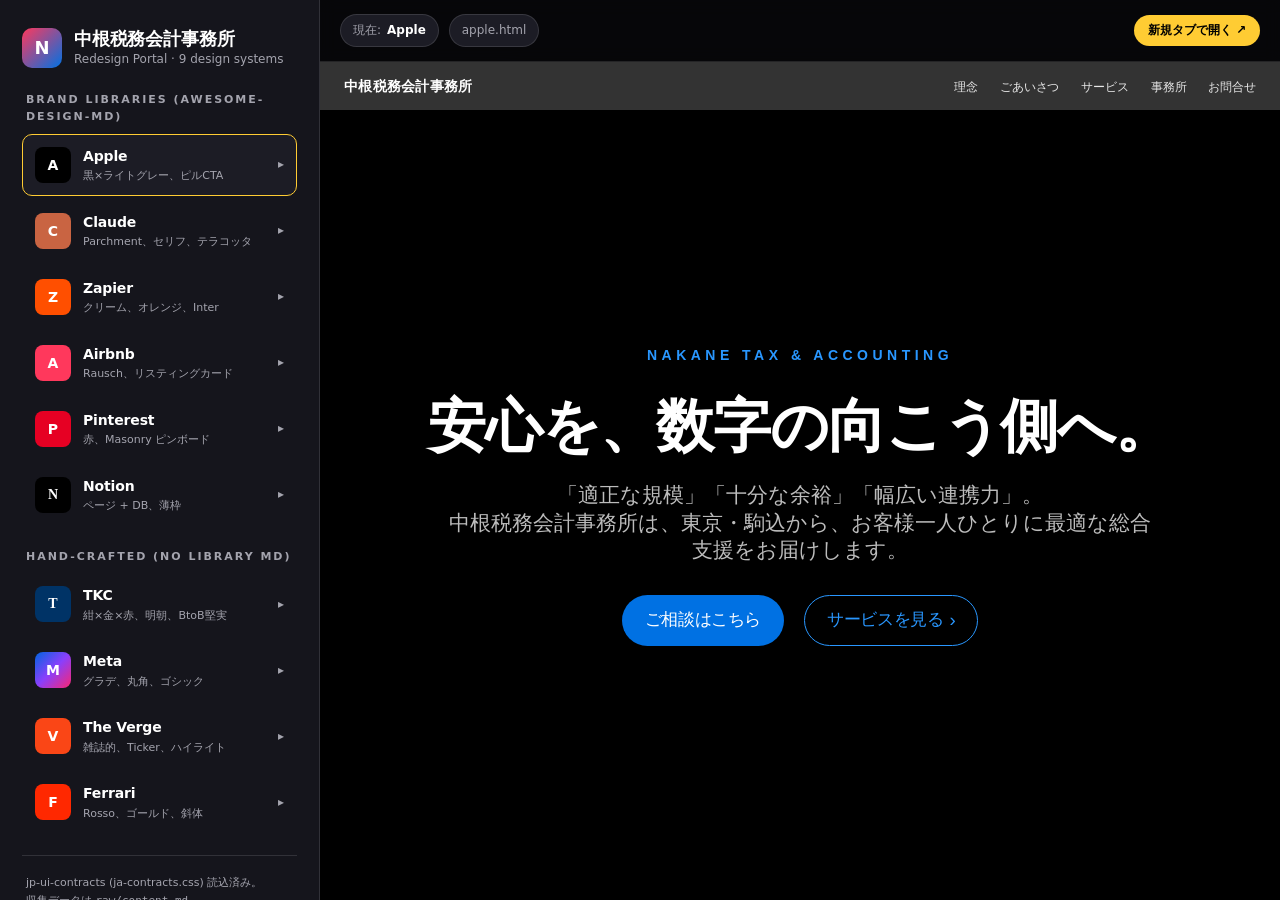
<file: index.html>
<!doctype html>
<html lang="ja">
<head>
<meta charset="utf-8">
<meta name="viewport" content="width=device-width,initial-scale=1">
<title>中根税務会計事務所 — Redesign Portal</title>
<link rel="stylesheet" href="ja-contracts.css">
<link rel="stylesheet" href="mobile-fixes.css">
<style>
  :root{
    --bg:#0b0b0f;
    --bg-2:#15151c;
    --card:#1c1c25;
    --line:rgba(255,255,255,.12);
    --ink:#ffffff;
    --muted:#a4a4ae;
    --accent:#ffcc33;
    --font:"Inter","Hiragino Sans","Yu Gothic","Noto Sans JP",system-ui,Helvetica,Arial,sans-serif;
  }
  *{box-sizing:border-box;margin:0;padding:0}
  html,body{height:100%}
  body{font-family:var(--font);background:var(--bg);color:var(--ink);-webkit-font-smoothing:antialiased;line-height:1.6}
  a{color:inherit;text-decoration:none}

  .shell{display:grid;grid-template-columns:320px 1fr;height:100vh}
  aside{background:var(--bg-2);border-right:1px solid var(--line);padding:28px 22px;overflow-y:auto}
  main{display:flex;flex-direction:column}
  .topbar{display:flex;gap:10px;align-items:center;padding:14px 20px;border-bottom:1px solid var(--line);background:rgba(0,0,0,.4);backdrop-filter:blur(8px);flex-wrap:wrap}
  .topbar .pill{display:inline-flex;gap:6px;align-items:center;padding:6px 12px;border-radius:999px;background:var(--card);border:1px solid var(--line);font-size:12px;color:var(--muted)}
  .topbar .pill b{color:var(--ink)}
  .topbar .spacer{flex:1}
  .topbar a.ext{padding:6px 14px;border-radius:999px;font-size:12px;font-weight:600;background:var(--accent);color:#000}

  .frame-wrap{flex:1;position:relative;background:#000}
  iframe{position:absolute;inset:0;width:100%;height:100%;border:0;background:#fff}

  .brand{display:flex;gap:12px;align-items:center;margin-bottom:22px}
  .brand .mk{width:40px;height:40px;border-radius:10px;background:linear-gradient(135deg,#ff385c,#0071e3);display:grid;place-items:center;font-weight:800;font-size:18px}
  .brand h1{font-size:18px;font-weight:700;letter-spacing:-.01em;line-height:1.2}
  .brand p{font-size:12px;color:var(--muted)}

  .section-title{font-size:11px;text-transform:uppercase;letter-spacing:.18em;color:var(--muted);margin:22px 4px 8px;font-weight:700}

  .list{display:flex;flex-direction:column;gap:4px}
  .item{display:grid;grid-template-columns:36px 1fr auto;gap:12px;align-items:center;padding:10px 12px;border-radius:10px;cursor:pointer;border:1px solid transparent;transition:background .15s,border-color .15s;background:transparent}
  .item:hover{background:var(--card);border-color:var(--line)}
  .item.active{background:var(--card);border-color:var(--accent)}
  .item .ic{width:36px;height:36px;border-radius:8px;display:grid;place-items:center;font-weight:800;font-size:14px;color:#fff}
  .item b{display:block;font-size:14px;font-weight:600;letter-spacing:-.01em}
  .item span{display:block;font-size:11px;color:var(--muted)}
  .item .go{font-size:12px;color:var(--muted)}
  .item:hover .go{color:var(--ink)}

  .i-apple .ic{background:#000}
  .i-claude .ic{background:#c96442}
  .i-meta .ic{background:linear-gradient(135deg,#0064e0,#8a3ffc,#f92672)}
  .i-verge .ic{background:#fa4616}
  .i-ferrari .ic{background:#ff2800}
  .i-zapier .ic{background:#ff4f00}
  .i-airbnb .ic{background:#ff385c}
  .i-pinterest .ic{background:#e60023}
  .i-notion .ic{background:#000;color:#fff;font-family:"Times New Roman",serif}
  .i-tkc .ic{background:#003366;color:#fff;font-family:"游明朝","Yu Mincho",serif}

  .footer{padding:18px 4px;color:var(--muted);font-size:11px;border-top:1px solid var(--line);margin-top:22px}

  @media (max-width:900px){
    .shell{grid-template-columns:1fr;grid-template-rows:auto 1fr}
    aside{height:auto;max-height:46vh}
  }
</style>
</head>
<body>

<div class="shell">
  <aside>
    <div class="brand">
      <div class="mk">N</div>
      <div>
        <h1>中根税務会計事務所</h1>
        <p>Redesign Portal · 9 design systems</p>
      </div>
    </div>

    <div class="section-title">Brand libraries (awesome-design-md)</div>
    <div class="list">
      <div class="item i-apple" data-src="apple.html"><div class="ic">A</div><div><b>Apple</b><span>黒×ライトグレー、ピルCTA</span></div><div class="go">▸</div></div>
      <div class="item i-claude" data-src="claude.html"><div class="ic">C</div><div><b>Claude</b><span>Parchment、セリフ、テラコッタ</span></div><div class="go">▸</div></div>
      <div class="item i-zapier" data-src="zapier.html"><div class="ic">Z</div><div><b>Zapier</b><span>クリーム、オレンジ、Inter</span></div><div class="go">▸</div></div>
      <div class="item i-airbnb" data-src="airbnb.html"><div class="ic">A</div><div><b>Airbnb</b><span>Rausch、リスティングカード</span></div><div class="go">▸</div></div>
      <div class="item i-pinterest" data-src="pinterest.html"><div class="ic">P</div><div><b>Pinterest</b><span>赤、Masonry ピンボード</span></div><div class="go">▸</div></div>
      <div class="item i-notion" data-src="notion.html"><div class="ic">N</div><div><b>Notion</b><span>ページ + DB、薄枠</span></div><div class="go">▸</div></div>
    </div>

    <div class="section-title">Hand-crafted (no library md)</div>
    <div class="list">
      <div class="item i-tkc" data-src="tkc.html"><div class="ic">T</div><div><b>TKC</b><span>紺×金×赤、明朝、BtoB堅実</span></div><div class="go">▸</div></div>
      <div class="item i-meta" data-src="meta.html"><div class="ic">M</div><div><b>Meta</b><span>グラデ、丸角、ゴシック</span></div><div class="go">▸</div></div>
      <div class="item i-verge" data-src="verge.html"><div class="ic">V</div><div><b>The Verge</b><span>雑誌的、Ticker、ハイライト</span></div><div class="go">▸</div></div>
      <div class="item i-ferrari" data-src="ferrari.html"><div class="ic">F</div><div><b>Ferrari</b><span>Rosso、ゴールド、斜体</span></div><div class="go">▸</div></div>
    </div>

    <div class="footer">
      jp-ui-contracts (ja-contracts.css) 読込済み。<br>
      収集データは <code>raw/content.md</code>。
    </div>
  </aside>

  <main>
    <div class="topbar">
      <span class="pill">現在: <b id="now">Apple</b></span>
      <span class="pill" id="viewinfo">apple.html</span>
      <span class="spacer"></span>
      <a class="ext" id="openext" target="_blank">新規タブで開く ↗</a>
    </div>
    <div class="frame-wrap">
      <iframe id="frame" src="apple.html" title="Preview"></iframe>
    </div>
  </main>
</div>

<script>
  const items=document.querySelectorAll('.item');
  const frame=document.getElementById('frame');
  const now=document.getElementById('now');
  const info=document.getElementById('viewinfo');
  const ext=document.getElementById('openext');
  items[0].classList.add('active');
  ext.href=items[0].dataset.src;
  items.forEach(it=>{
    it.addEventListener('click',()=>{
      items.forEach(x=>x.classList.remove('active'));
      it.classList.add('active');
      const src=it.dataset.src;
      frame.src=src;
      now.textContent=it.querySelector('b').textContent;
      info.textContent=src;
      ext.href=src;
    });
  });
</script>
</body>
</html>
</file>
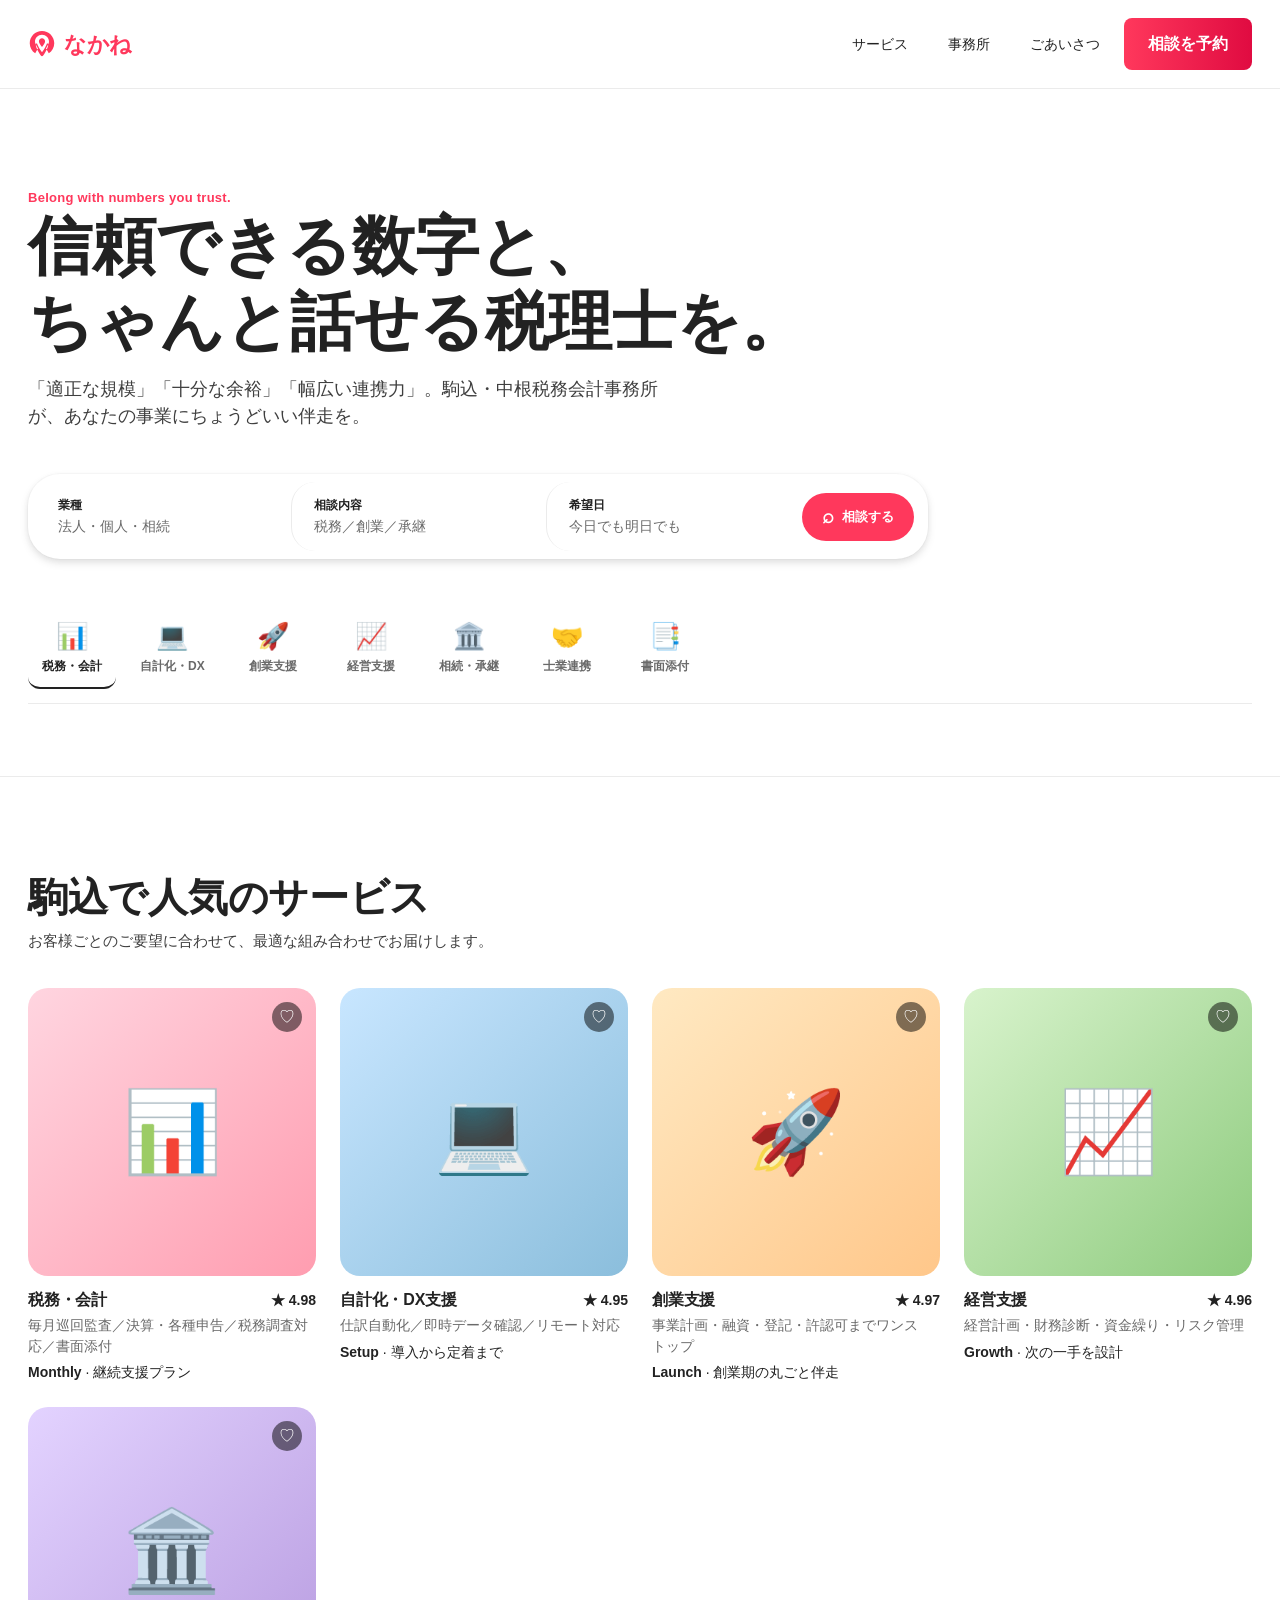
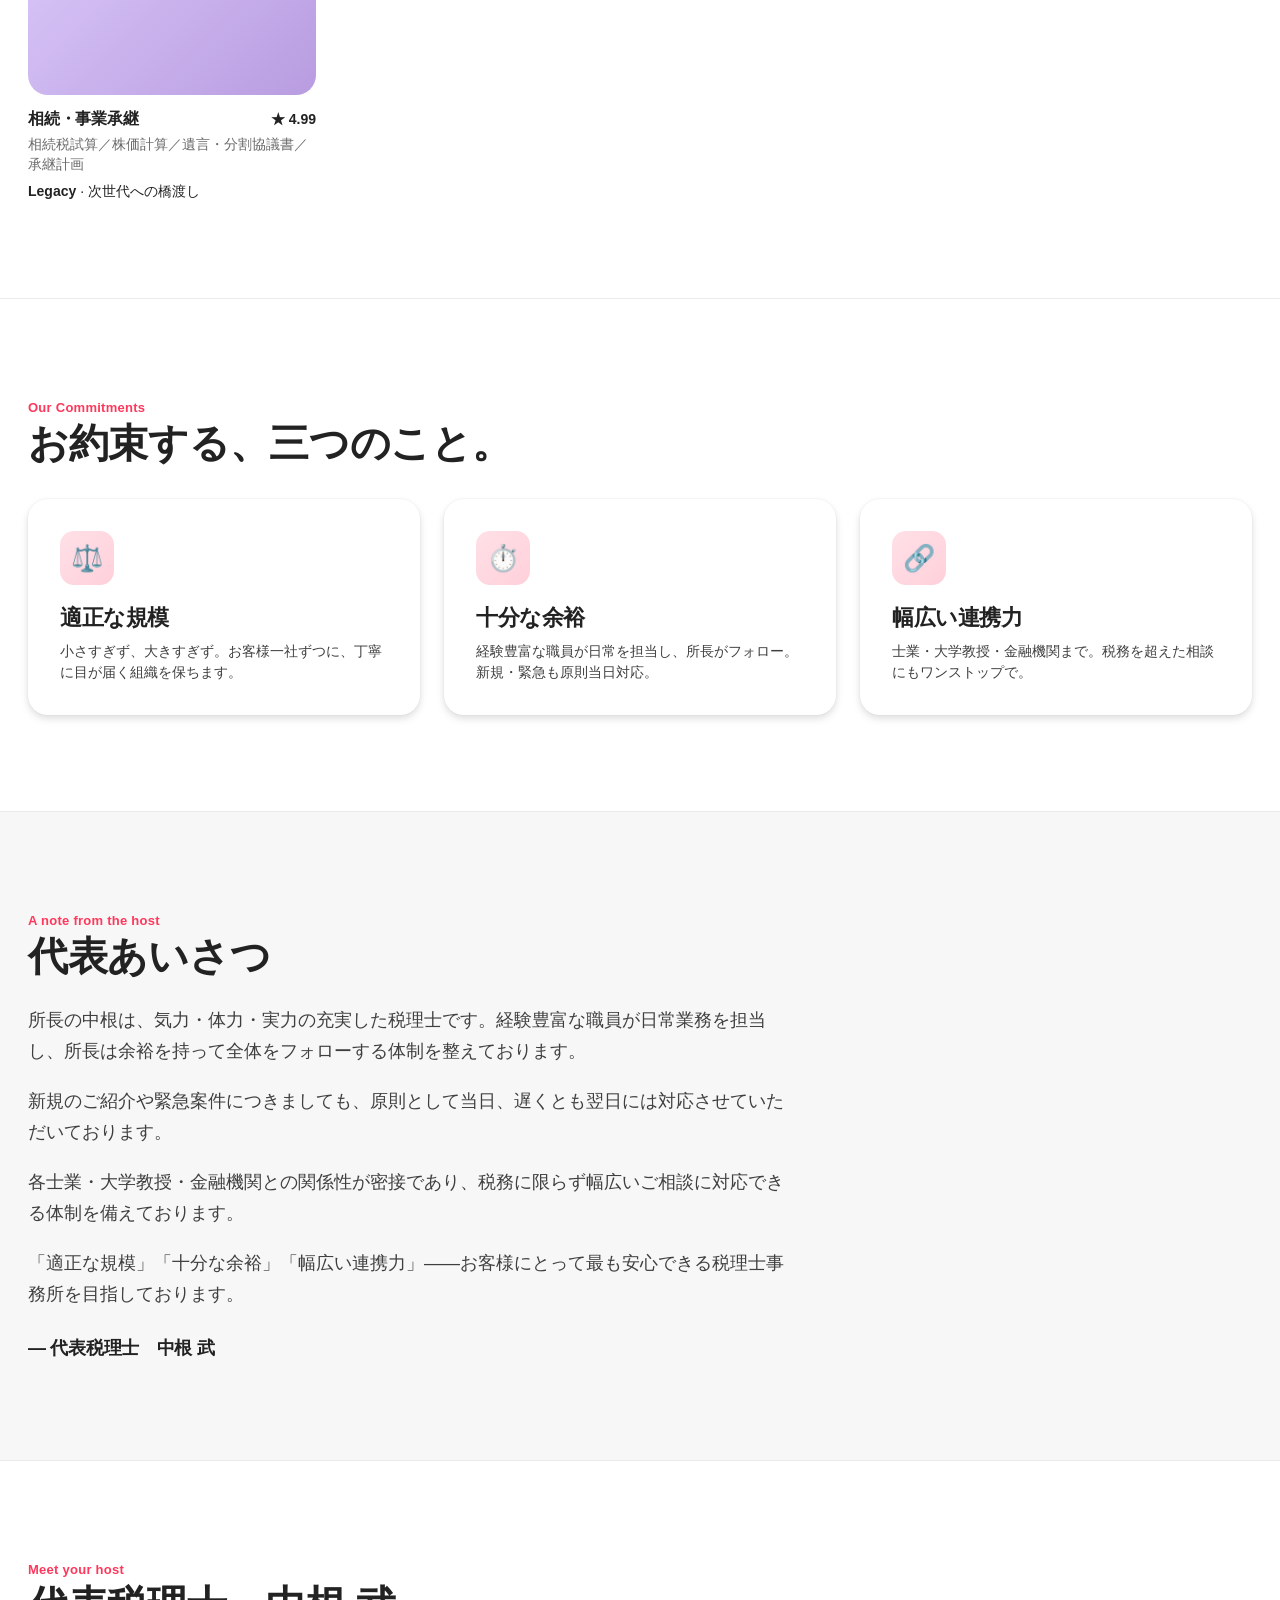
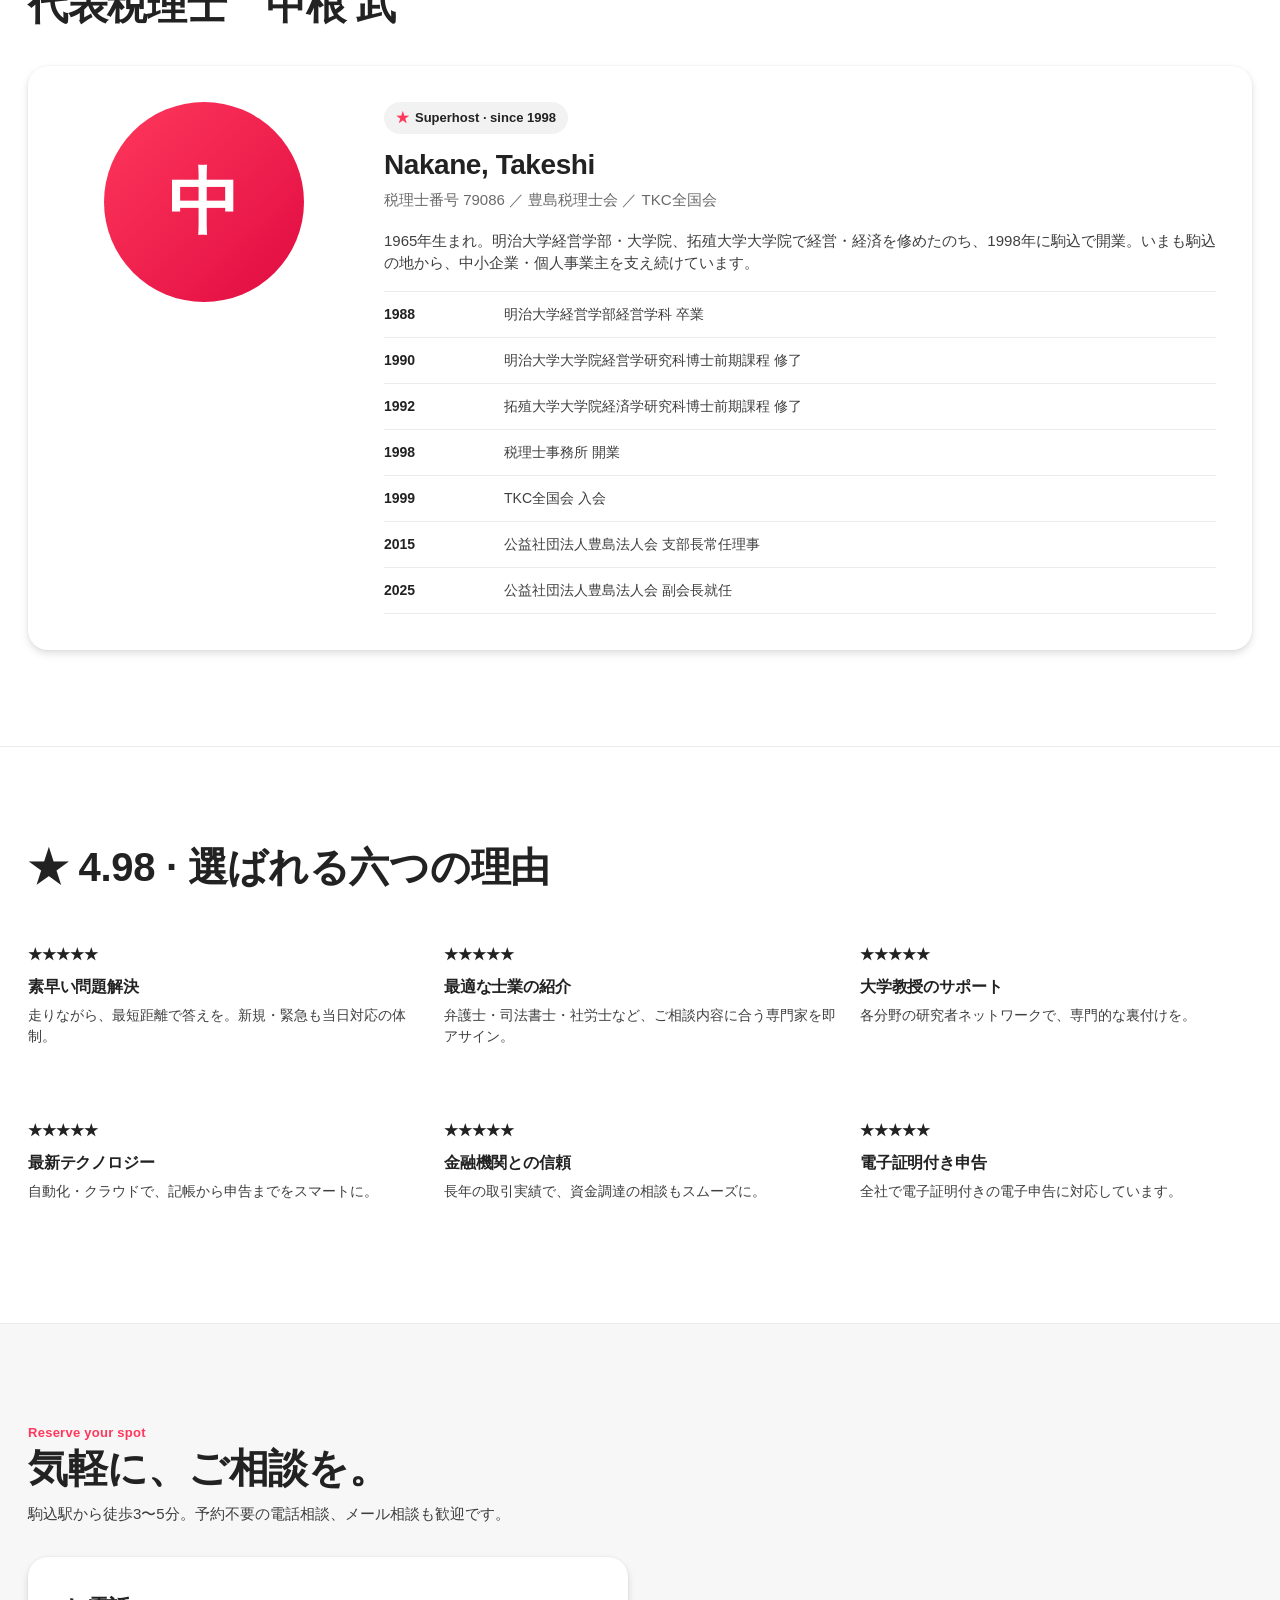
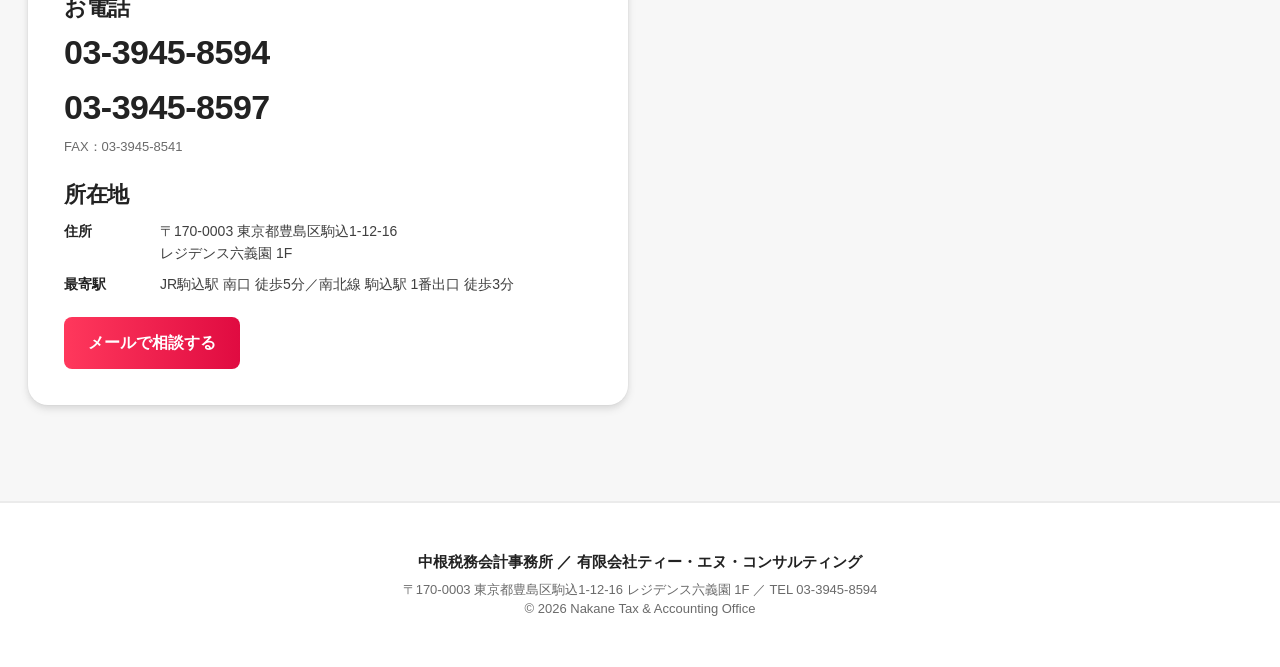
<file: airbnb.html>
<!doctype html>
<html lang="ja">
<head>
<meta charset="utf-8">
<meta name="viewport" content="width=device-width,initial-scale=1">
<title>中根税務会計事務所 — Belong with numbers you trust.</title>
<link rel="stylesheet" href="ja-contracts.css">
<link rel="stylesheet" href="mobile-fixes.css">
<style>
  :root{
    --rausch:#ff385c;
    --rausch-deep:#e00b41;
    --ink:#222;
    --ink-2:#3f3f3f;
    --muted:#6a6a6a;
    --border:#dddddd;
    --border-soft:#ebebeb;
    --surface:#f7f7f7;
    --surface-2:#f2f2f2;
    --white:#fff;
    --luxe:#460479;
    --plus:#92174d;
    --shadow:rgba(0,0,0,.02) 0 0 0 1px, rgba(0,0,0,.04) 0 2px 6px, rgba(0,0,0,.1) 0 4px 8px;
    --shadow-hover:rgba(0,0,0,.08) 0 4px 12px;
    --font:"Airbnb Cereal VF","Circular","-apple-system","Hiragino Sans","Yu Gothic","Noto Sans JP",Roboto,"Helvetica Neue",Arial,sans-serif;
  }
  *{box-sizing:border-box;margin:0;padding:0}
  html{scroll-behavior:smooth}
  body{font-family:var(--font);color:var(--ink);background:var(--white);font-size:16px;line-height:1.5;-webkit-font-smoothing:antialiased}
  a{color:var(--ink);text-decoration:none}
  a:hover{text-decoration:underline}
  img{display:block;max-width:100%}

  nav{position:sticky;top:0;z-index:50;background:var(--white);border-bottom:1px solid var(--border-soft)}
  .nav-in{max-width:1280px;margin:0 auto;padding:18px 28px;display:flex;align-items:center;justify-content:space-between;gap:24px}
  .logo{display:flex;align-items:center;gap:8px;font-weight:700;font-size:22px;color:var(--rausch);letter-spacing:-.3px}
  .logo svg{width:28px;height:28px;fill:var(--rausch)}
  nav ul{list-style:none;display:flex;gap:8px;align-items:center}
  nav a.l{padding:10px 16px;border-radius:22px;font-weight:500;font-size:14px;color:var(--ink);transition:background .15s}
  nav a.l:hover{background:var(--surface-2);text-decoration:none}
  .btn{display:inline-flex;align-items:center;gap:8px;cursor:pointer;font-weight:600;border:0;transition:transform .15s,filter .2s,background .2s}
  .btn.rausch{background:linear-gradient(90deg,var(--rausch) 0%,var(--rausch-deep) 100%);color:#fff;padding:14px 24px;border-radius:8px;font-size:16px}
  .btn.rausch:hover{filter:brightness(1.05);text-decoration:none}
  .btn.dark{background:var(--ink);color:#fff;padding:14px 24px;border-radius:8px;font-size:16px}
  .btn.dark:hover{background:#000;text-decoration:none}
  .btn.ghost{background:var(--white);color:var(--ink);border:1px solid var(--border);padding:13px 22px;border-radius:8px;font-size:16px;font-weight:600}
  .btn.ghost:hover{background:var(--surface-2);text-decoration:none}

  section{padding:96px 28px;border-bottom:1px solid var(--border-soft)}
  .wrap{max-width:1280px;margin:0 auto}

  .eyebrow{font-size:13px;font-weight:600;color:var(--rausch);margin-bottom:14px;letter-spacing:.02em}
  h1,h2,h3{color:var(--ink);font-weight:700}
  h1{font-size:clamp(42px,6vw,64px);letter-spacing:-.44px}
  h2{font-size:clamp(30px,4vw,40px);letter-spacing:-.3px}
  h3{font-size:22px;font-weight:600;letter-spacing:-.44px}
  p.lead{font-size:18px;color:var(--ink-2);max-width:640px;margin-top:16px}
  p.body{color:var(--ink-2);font-size:15px}

  /* HERO — search bar style */
  .hero{padding:96px 28px 72px}
  .hero .cta{display:flex;gap:12px;margin-top:28px;flex-wrap:wrap}
  .search{margin-top:44px;background:var(--white);box-shadow:var(--shadow);border-radius:32px;display:flex;align-items:stretch;max-width:900px;padding:8px;gap:0}
  .search .cell{flex:1;padding:14px 22px;display:flex;flex-direction:column;gap:2px;border-radius:24px;cursor:pointer;transition:background .15s}
  .search .cell:hover{background:var(--surface-2)}
  .search .cell b{font-size:12px;font-weight:600;color:var(--ink)}
  .search .cell span{font-size:14px;color:var(--muted)}
  .search .cell+.cell{border-left:1px solid var(--border-soft)}
  .search .btn-search{align-self:center;margin-right:6px;background:var(--rausch);color:#fff;border:0;border-radius:999px;padding:0 20px;height:48px;font-weight:600;display:inline-flex;align-items:center;gap:8px;cursor:pointer}
  .search .btn-search::before{content:"⌕";font-size:20px}
  @media (max-width:860px){.search{flex-direction:column;border-radius:20px}.search .cell+.cell{border-left:0;border-top:1px solid var(--border-soft)}.search .btn-search{margin:8px;justify-content:center;height:52px}}

  /* Category pills */
  .cats{display:flex;gap:10px;margin-top:48px;overflow-x:auto;padding:4px 0 14px;border-bottom:1px solid var(--border-soft)}
  .cats::-webkit-scrollbar{height:0}
  .cat{flex:0 0 auto;display:flex;flex-direction:column;align-items:center;gap:8px;padding:12px 14px;border-radius:12px;cursor:pointer;min-width:88px;color:var(--muted);transition:color .15s,border-color .15s;border-bottom:2px solid transparent}
  .cat:hover{color:var(--ink)}
  .cat.active{color:var(--ink);border-bottom-color:var(--ink)}
  .cat .ic{font-size:26px;line-height:1}
  .cat .lb{font-size:12px;font-weight:600}

  /* LISTING grid = services */
  .grid{display:grid;grid-template-columns:repeat(4,1fr);gap:24px;margin-top:36px}
  .listing{cursor:pointer;transition:transform .2s}
  .listing:hover{transform:translateY(-2px)}
  .listing .photo{position:relative;border-radius:20px;overflow:hidden;aspect-ratio:1/1;background:linear-gradient(135deg,#ffe0e0 0%,#ffd0d0 100%)}
  .listing .photo .emoji{position:absolute;inset:0;display:grid;place-items:center;font-size:80px}
  .listing .photo .heart{position:absolute;top:14px;right:14px;width:30px;height:30px;background:rgba(0,0,0,.5);color:#fff;border-radius:50%;display:grid;place-items:center;font-size:16px}
  .listing:nth-child(1) .photo{background:linear-gradient(135deg,#ffd5e0,#ff9db0)}
  .listing:nth-child(2) .photo{background:linear-gradient(135deg,#c8e6ff,#8bbedc)}
  .listing:nth-child(3) .photo{background:linear-gradient(135deg,#ffe9c2,#ffc78a)}
  .listing:nth-child(4) .photo{background:linear-gradient(135deg,#d8f3cc,#8ecb7e)}
  .listing:nth-child(5) .photo{background:linear-gradient(135deg,#e3d3ff,#b89ce0)}
  .listing .meta{display:flex;justify-content:space-between;align-items:flex-start;margin-top:14px;gap:10px}
  .listing .meta h3{font-size:16px;font-weight:600;line-height:1.3;letter-spacing:-.18px}
  .listing .rating{font-size:14px;font-weight:600;display:flex;align-items:center;gap:4px;white-space:nowrap}
  .listing .rating::before{content:"★";color:var(--ink)}
  .listing .desc{font-size:14px;color:var(--muted);margin-top:4px;line-height:1.45}
  .listing .price{font-size:14px;color:var(--ink);margin-top:6px}
  .listing .price b{font-weight:600}
  @media (max-width:1080px){.grid{grid-template-columns:repeat(3,1fr)}}
  @media (max-width:780px){.grid{grid-template-columns:repeat(2,1fr)}}
  @media (max-width:520px){.grid{grid-template-columns:1fr}}

  /* Principles — host-style */
  .trio{display:grid;grid-template-columns:repeat(3,1fr);gap:24px;margin-top:32px}
  .t-card{background:var(--white);border-radius:20px;padding:32px;box-shadow:var(--shadow);transition:box-shadow .2s,transform .2s}
  .t-card:hover{box-shadow:var(--shadow),var(--shadow-hover);transform:translateY(-2px)}
  .t-card .ic{width:54px;height:54px;border-radius:14px;background:linear-gradient(135deg,#ffe0e7,#ffd0da);display:grid;place-items:center;font-size:26px;margin-bottom:18px}
  .t-card h3{margin-bottom:8px}
  .t-card p{color:var(--ink-2);font-size:14px}
  @media (max-width:860px){.trio{grid-template-columns:1fr}}

  /* Greeting */
  .greet-sec{background:var(--surface)}
  .greet{max-width:780px;margin-top:24px;font-size:18px;line-height:1.75;color:var(--ink-2)}
  .greet p{margin-bottom:1em}
  .sign{display:block;margin-top:22px;font-weight:700;color:var(--ink);letter-spacing:-.3px}

  /* Host card — Representative */
  .host{display:grid;grid-template-columns:280px 1fr;gap:40px;margin-top:36px;align-items:start;background:var(--white);border-radius:20px;padding:36px;box-shadow:var(--shadow)}
  .host .av{width:200px;height:200px;border-radius:50%;background:linear-gradient(135deg,var(--rausch),var(--rausch-deep));display:grid;place-items:center;color:#fff;font-size:72px;font-weight:700;justify-self:center}
  .host .badge{display:inline-flex;gap:6px;align-items:center;background:var(--surface-2);border-radius:16px;padding:6px 12px;font-size:13px;font-weight:600;margin-bottom:12px}
  .host .badge::before{content:"★";color:var(--rausch)}
  .host h3{margin-bottom:6px;font-size:28px}
  .host .role{color:var(--muted);font-size:15px;margin-bottom:18px}
  .tl{margin-top:16px}
  .tl .row{display:grid;grid-template-columns:100px 1fr;gap:20px;padding:12px 0;border-top:1px solid var(--border-soft);font-size:14px}
  .tl .row:last-child{border-bottom:1px solid var(--border-soft)}
  .tl .y{font-weight:700}
  .tl .t{color:var(--ink-2)}
  @media (max-width:780px){.host{grid-template-columns:1fr;text-align:center}.host .av{width:160px;height:160px;font-size:56px}}

  /* Reviews = why us */
  .reviews{display:grid;grid-template-columns:repeat(3,1fr);gap:24px;margin-top:28px}
  .review{padding:24px 0}
  .review .stars{color:var(--ink);font-size:14px;font-weight:700;margin-bottom:10px}
  .review b{display:block;font-size:16px;font-weight:600;margin-bottom:6px;letter-spacing:-.18px}
  .review p{color:var(--ink-2);font-size:14px;line-height:1.55}
  @media (max-width:860px){.reviews{grid-template-columns:1fr}}

  /* Contact */
  .c-grid{display:grid;grid-template-columns:1fr 1fr;gap:24px;margin-top:32px}
  .c-card{background:var(--white);border-radius:20px;padding:36px;box-shadow:var(--shadow)}
  .tel{display:block;font-size:34px;font-weight:700;letter-spacing:-.5px;color:var(--ink);margin:4px 0}
  .tel:hover{color:var(--rausch);text-decoration:none}
  .kv{display:grid;grid-template-columns:80px 1fr;gap:8px 16px;margin-top:10px;font-size:14px;color:var(--ink-2);line-height:1.6}
  .kv dt{font-weight:600;color:var(--ink)}
  .map{width:100%;height:100%;min-height:380px;border:0;border-radius:20px}
  @media (max-width:780px){.c-grid{grid-template-columns:1fr}.map{min-height:260px}}

  footer{background:var(--white);padding:48px 28px;border-top:1px solid var(--border-soft);text-align:center;color:var(--muted);font-size:13px}
  footer strong{display:block;color:var(--ink);font-size:15px;margin-bottom:6px}

  .reveal{opacity:0;transform:translateY(20px);transition:.7s}
  .reveal.in{opacity:1;transform:none}
</style>
</head>
<body>

<nav>
  <div class="nav-in">
    <div class="logo">
      <svg viewBox="0 0 32 32"><path d="M16 1C8.27 1 2 7.27 2 15c0 4.82 2.45 9.07 6.18 11.58.68-1.18 1.8-3.24 3.24-5.58-2.15-3.5-3.42-6.06-3.42-7.5 0-4.4 3.58-8 8-8s8 3.6 8 8c0 1.44-1.27 4-3.42 7.5 1.44 2.34 2.56 4.4 3.24 5.58C27.55 24.07 30 19.82 30 15c0-7.73-6.27-14-14-14zm0 18.5c2.28-3.27 3.5-5.4 3.5-6.5 0-1.93-1.57-3.5-3.5-3.5S12.5 11.07 12.5 13c0 1.1 1.22 3.23 3.5 6.5zM16 30c-.93 0-2.06-1.53-3.76-4.5C10.43 22.06 9 19.5 9 17.5c0-.96.38-1.88 1.07-2.57C11.35 18.48 13.5 22 16 25.5c2.5-3.5 4.65-7.02 5.93-10.57.69.69 1.07 1.61 1.07 2.57 0 2-1.43 4.56-3.24 8-1.7 2.97-2.83 4.5-3.76 4.5z"/></svg>
      <span>なかね</span>
    </div>
    <ul>
      <li><a class="l" href="#services">サービス</a></li>
      <li><a class="l" href="#office">事務所</a></li>
      <li><a class="l" href="#greeting">ごあいさつ</a></li>
      <li><a class="btn rausch" href="#contact">相談を予約</a></li>
    </ul>
  </div>
</nav>

<!-- HERO -->
<section class="hero">
  <div class="wrap">
    <span class="eyebrow">Belong with numbers you trust.</span>
    <h1>信頼できる数字と、<br>ちゃんと話せる税理士を。</h1>
    <p class="lead">「適正な規模」「十分な余裕」「幅広い連携力」。駒込・中根税務会計事務所が、あなたの事業にちょうどいい伴走を。</p>

    <div class="search reveal" role="search">
      <div class="cell"><b>業種</b><span>法人・個人・相続</span></div>
      <div class="cell"><b>相談内容</b><span>税務／創業／承継</span></div>
      <div class="cell"><b>希望日</b><span>今日でも明日でも</span></div>
      <button class="btn-search" onclick="location.href='#contact'">相談する</button>
    </div>

    <div class="cats" role="tablist">
      <div class="cat active"><div class="ic">📊</div><div class="lb">税務・会計</div></div>
      <div class="cat"><div class="ic">💻</div><div class="lb">自計化・DX</div></div>
      <div class="cat"><div class="ic">🚀</div><div class="lb">創業支援</div></div>
      <div class="cat"><div class="ic">📈</div><div class="lb">経営支援</div></div>
      <div class="cat"><div class="ic">🏛️</div><div class="lb">相続・承継</div></div>
      <div class="cat"><div class="ic">🤝</div><div class="lb">士業連携</div></div>
      <div class="cat"><div class="ic">📑</div><div class="lb">書面添付</div></div>
    </div>
  </div>
</section>

<!-- SERVICES — listing grid -->
<section id="services">
  <div class="wrap">
    <h2>駒込で人気のサービス</h2>
    <p class="body" style="margin-top:8px">お客様ごとのご要望に合わせて、最適な組み合わせでお届けします。</p>
    <div class="grid">
      <article class="listing reveal">
        <div class="photo"><div class="emoji">📊</div><div class="heart">♡</div></div>
        <div class="meta"><h3>税務・会計</h3><div class="rating">4.98</div></div>
        <div class="desc">毎月巡回監査／決算・各種申告／税務調査対応／書面添付</div>
        <div class="price"><b>Monthly</b> · 継続支援プラン</div>
      </article>
      <article class="listing reveal">
        <div class="photo"><div class="emoji">💻</div><div class="heart">♡</div></div>
        <div class="meta"><h3>自計化・DX支援</h3><div class="rating">4.95</div></div>
        <div class="desc">仕訳自動化／即時データ確認／リモート対応</div>
        <div class="price"><b>Setup</b> · 導入から定着まで</div>
      </article>
      <article class="listing reveal">
        <div class="photo"><div class="emoji">🚀</div><div class="heart">♡</div></div>
        <div class="meta"><h3>創業支援</h3><div class="rating">4.97</div></div>
        <div class="desc">事業計画・融資・登記・許認可までワンストップ</div>
        <div class="price"><b>Launch</b> · 創業期の丸ごと伴走</div>
      </article>
      <article class="listing reveal">
        <div class="photo"><div class="emoji">📈</div><div class="heart">♡</div></div>
        <div class="meta"><h3>経営支援</h3><div class="rating">4.96</div></div>
        <div class="desc">経営計画・財務診断・資金繰り・リスク管理</div>
        <div class="price"><b>Growth</b> · 次の一手を設計</div>
      </article>
      <article class="listing reveal">
        <div class="photo"><div class="emoji">🏛️</div><div class="heart">♡</div></div>
        <div class="meta"><h3>相続・事業承継</h3><div class="rating">4.99</div></div>
        <div class="desc">相続税試算／株価計算／遺言・分割協議書／承継計画</div>
        <div class="price"><b>Legacy</b> · 次世代への橋渡し</div>
      </article>
    </div>
  </div>
</section>

<!-- Principles -->
<section id="principles">
  <div class="wrap">
    <span class="eyebrow">Our Commitments</span>
    <h2>お約束する、三つのこと。</h2>
    <div class="trio">
      <div class="t-card reveal"><div class="ic">⚖️</div><h3>適正な規模</h3><p>小さすぎず、大きすぎず。お客様一社ずつに、丁寧に目が届く組織を保ちます。</p></div>
      <div class="t-card reveal"><div class="ic">⏱️</div><h3>十分な余裕</h3><p>経験豊富な職員が日常を担当し、所長がフォロー。新規・緊急も原則当日対応。</p></div>
      <div class="t-card reveal"><div class="ic">🔗</div><h3>幅広い連携力</h3><p>士業・大学教授・金融機関まで。税務を超えた相談にもワンストップで。</p></div>
    </div>
  </div>
</section>

<!-- Greeting -->
<section class="greet-sec" id="greeting">
  <div class="wrap">
    <span class="eyebrow">A note from the host</span>
    <h2>代表あいさつ</h2>
    <div class="greet reveal">
      <p>所長の中根は、気力・体力・実力の充実した税理士です。経験豊富な職員が日常業務を担当し、所長は余裕を持って全体をフォローする体制を整えております。</p>
      <p>新規のご紹介や緊急案件につきましても、原則として当日、遅くとも翌日には対応させていただいております。</p>
      <p>各士業・大学教授・金融機関との関係性が密接であり、税務に限らず幅広いご相談に対応できる体制を備えております。</p>
      <p>「適正な規模」「十分な余裕」「幅広い連携力」——お客様にとって最も安心できる税理士事務所を目指しております。</p>
      <span class="sign">— 代表税理士　中根 武</span>
    </div>
  </div>
</section>

<!-- Host card -->
<section id="office">
  <div class="wrap">
    <span class="eyebrow">Meet your host</span>
    <h2>代表税理士　中根 武</h2>
    <div class="host reveal">
      <div class="av">中</div>
      <div>
        <span class="badge">Superhost · since 1998</span>
        <h3>Nakane, Takeshi</h3>
        <div class="role">税理士番号 79086 ／ 豊島税理士会 ／ TKC全国会</div>
        <p class="body">1965年生まれ。明治大学経営学部・大学院、拓殖大学大学院で経営・経済を修めたのち、1998年に駒込で開業。いまも駒込の地から、中小企業・個人事業主を支え続けています。</p>
        <div class="tl">
          <div class="row"><div class="y">1988</div><div class="t">明治大学経営学部経営学科 卒業</div></div>
          <div class="row"><div class="y">1990</div><div class="t">明治大学大学院経営学研究科博士前期課程 修了</div></div>
          <div class="row"><div class="y">1992</div><div class="t">拓殖大学大学院経済学研究科博士前期課程 修了</div></div>
          <div class="row"><div class="y">1998</div><div class="t">税理士事務所 開業</div></div>
          <div class="row"><div class="y">1999</div><div class="t">TKC全国会 入会</div></div>
          <div class="row"><div class="y">2015</div><div class="t">公益社団法人豊島法人会 支部長常任理事</div></div>
          <div class="row"><div class="y">2025</div><div class="t">公益社団法人豊島法人会 副会長就任</div></div>
        </div>
      </div>
    </div>
  </div>
</section>

<!-- Reviews -->
<section>
  <div class="wrap">
    <h2>★ 4.98 · 選ばれる六つの理由</h2>
    <div class="reviews">
      <div class="review"><div class="stars">★★★★★</div><b>素早い問題解決</b><p>走りながら、最短距離で答えを。新規・緊急も当日対応の体制。</p></div>
      <div class="review"><div class="stars">★★★★★</div><b>最適な士業の紹介</b><p>弁護士・司法書士・社労士など、ご相談内容に合う専門家を即アサイン。</p></div>
      <div class="review"><div class="stars">★★★★★</div><b>大学教授のサポート</b><p>各分野の研究者ネットワークで、専門的な裏付けを。</p></div>
      <div class="review"><div class="stars">★★★★★</div><b>最新テクノロジー</b><p>自動化・クラウドで、記帳から申告までをスマートに。</p></div>
      <div class="review"><div class="stars">★★★★★</div><b>金融機関との信頼</b><p>長年の取引実績で、資金調達の相談もスムーズに。</p></div>
      <div class="review"><div class="stars">★★★★★</div><b>電子証明付き申告</b><p>全社で電子証明付きの電子申告に対応しています。</p></div>
    </div>
  </div>
</section>

<!-- Contact -->
<section id="contact" class="greet-sec">
  <div class="wrap">
    <span class="eyebrow">Reserve your spot</span>
    <h2>気軽に、ご相談を。</h2>
    <p class="body" style="margin-top:10px">駒込駅から徒歩3〜5分。予約不要の電話相談、メール相談も歓迎です。</p>
    <div class="c-grid">
      <div class="c-card reveal">
        <h3>お電話</h3>
        <a class="tel" href="tel:+81339458594">03-3945-8594</a>
        <a class="tel" href="tel:+81339458597">03-3945-8597</a>
        <div style="font-size:13px;color:var(--muted);margin-top:4px">FAX：03-3945-8541</div>
        <h3 style="margin-top:24px">所在地</h3>
        <dl class="kv">
          <dt>住所</dt><dd>〒170-0003 東京都豊島区駒込1-12-16<br>レジデンス六義園 1F</dd>
          <dt>最寄駅</dt><dd>JR駒込駅 南口 徒歩5分／南北線 駒込駅 1番出口 徒歩3分</dd>
        </dl>
        <div style="margin-top:22px"><a class="btn rausch" href="mailto:info@nakanekaikei.co.jp">メールで相談する</a></div>
      </div>
      <iframe class="map reveal" loading="lazy" src="https://maps.google.com/maps?q=%E6%9D%B1%E4%BA%AC%E9%83%BD%E8%B1%8A%E5%B3%B6%E5%8C%BA%E9%A7%92%E8%BE%BC1-12-16&hl=ja&z=16&output=embed"></iframe>
    </div>
  </div>
</section>

<footer>
  <strong>中根税務会計事務所 ／ 有限会社ティー・エヌ・コンサルティング</strong>
  〒170-0003 東京都豊島区駒込1-12-16 レジデンス六義園 1F ／ TEL 03-3945-8594<br>
  © <span id="y"></span> Nakane Tax &amp; Accounting Office
</footer>

<script>
  document.getElementById('y').textContent=new Date().getFullYear();
  const io=new IntersectionObserver(es=>es.forEach(e=>{if(e.isIntersecting){e.target.classList.add('in');io.unobserve(e.target)}}),{threshold:.12});
  document.querySelectorAll('.reveal').forEach(el=>io.observe(el));
  document.querySelectorAll('.cat').forEach(c=>c.addEventListener('click',()=>{document.querySelectorAll('.cat').forEach(x=>x.classList.remove('active'));c.classList.add('active')}));
</script>
</body>
</html>
</file>
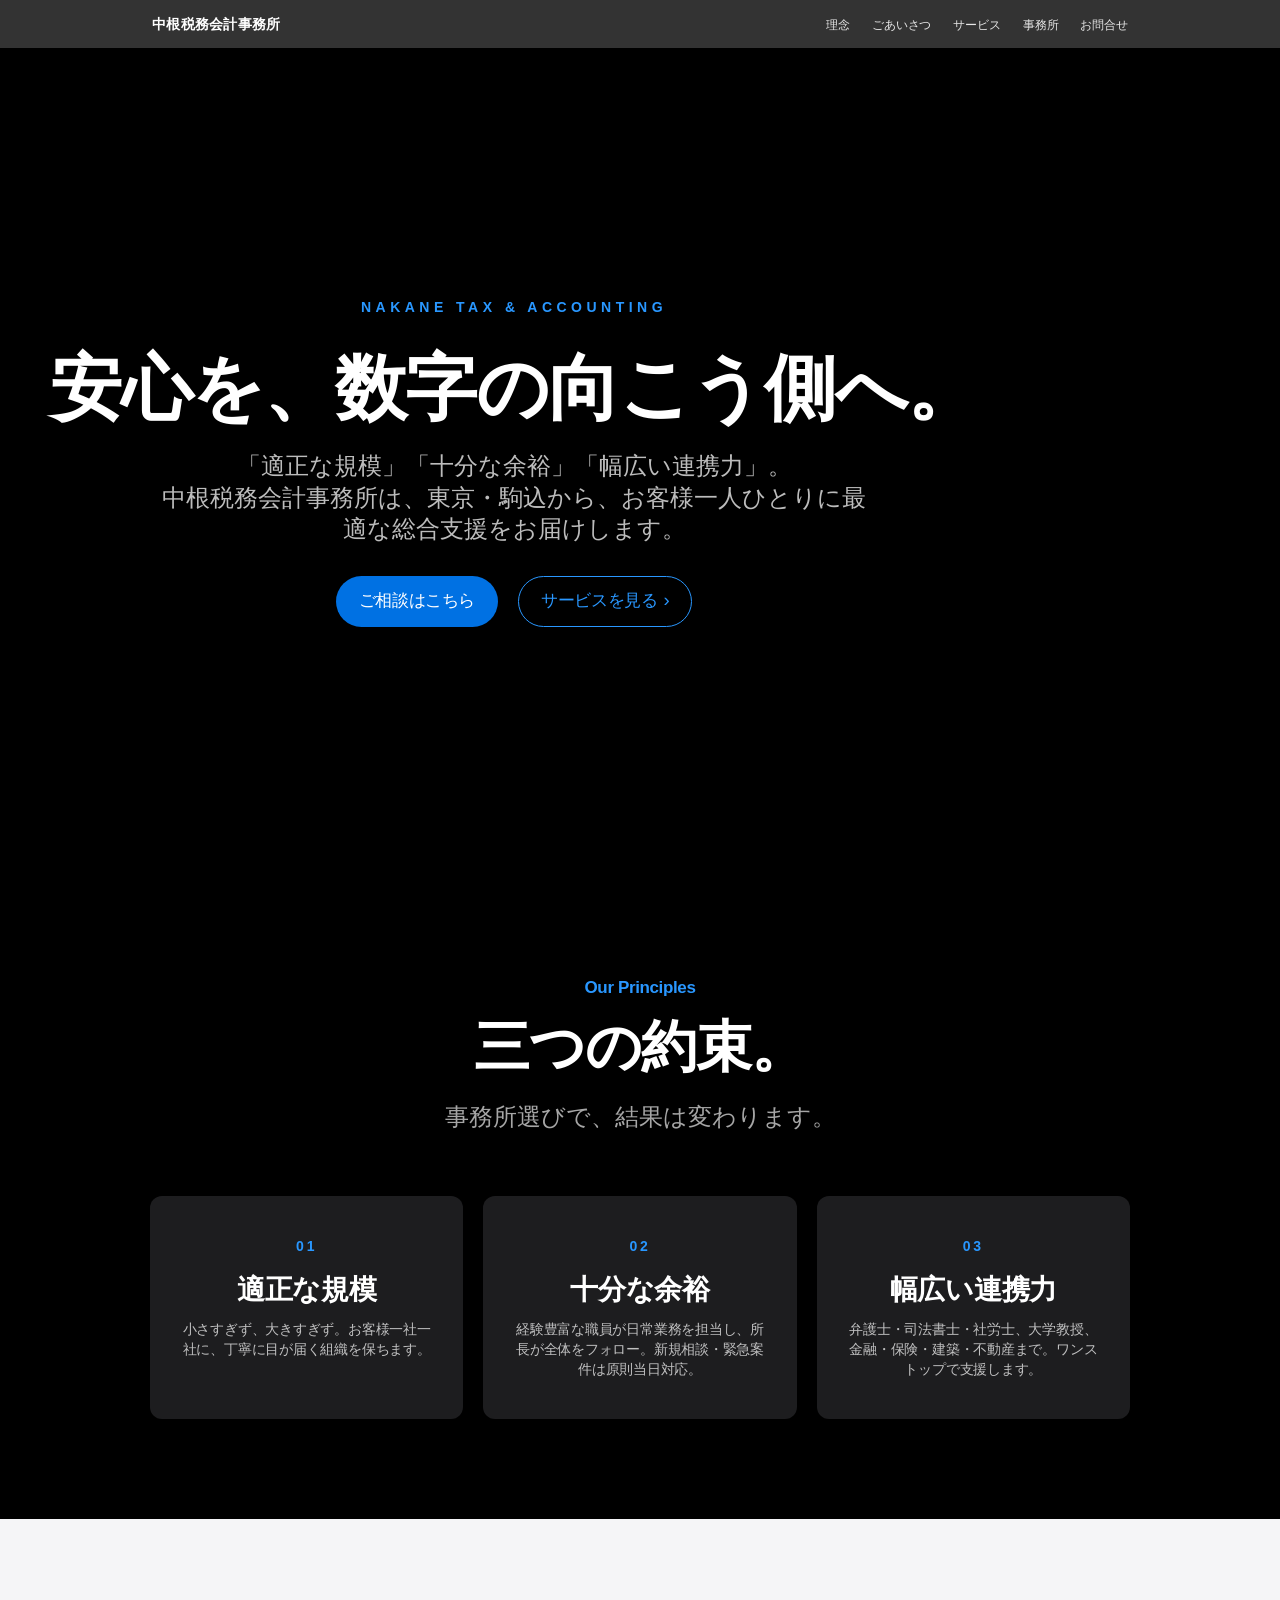
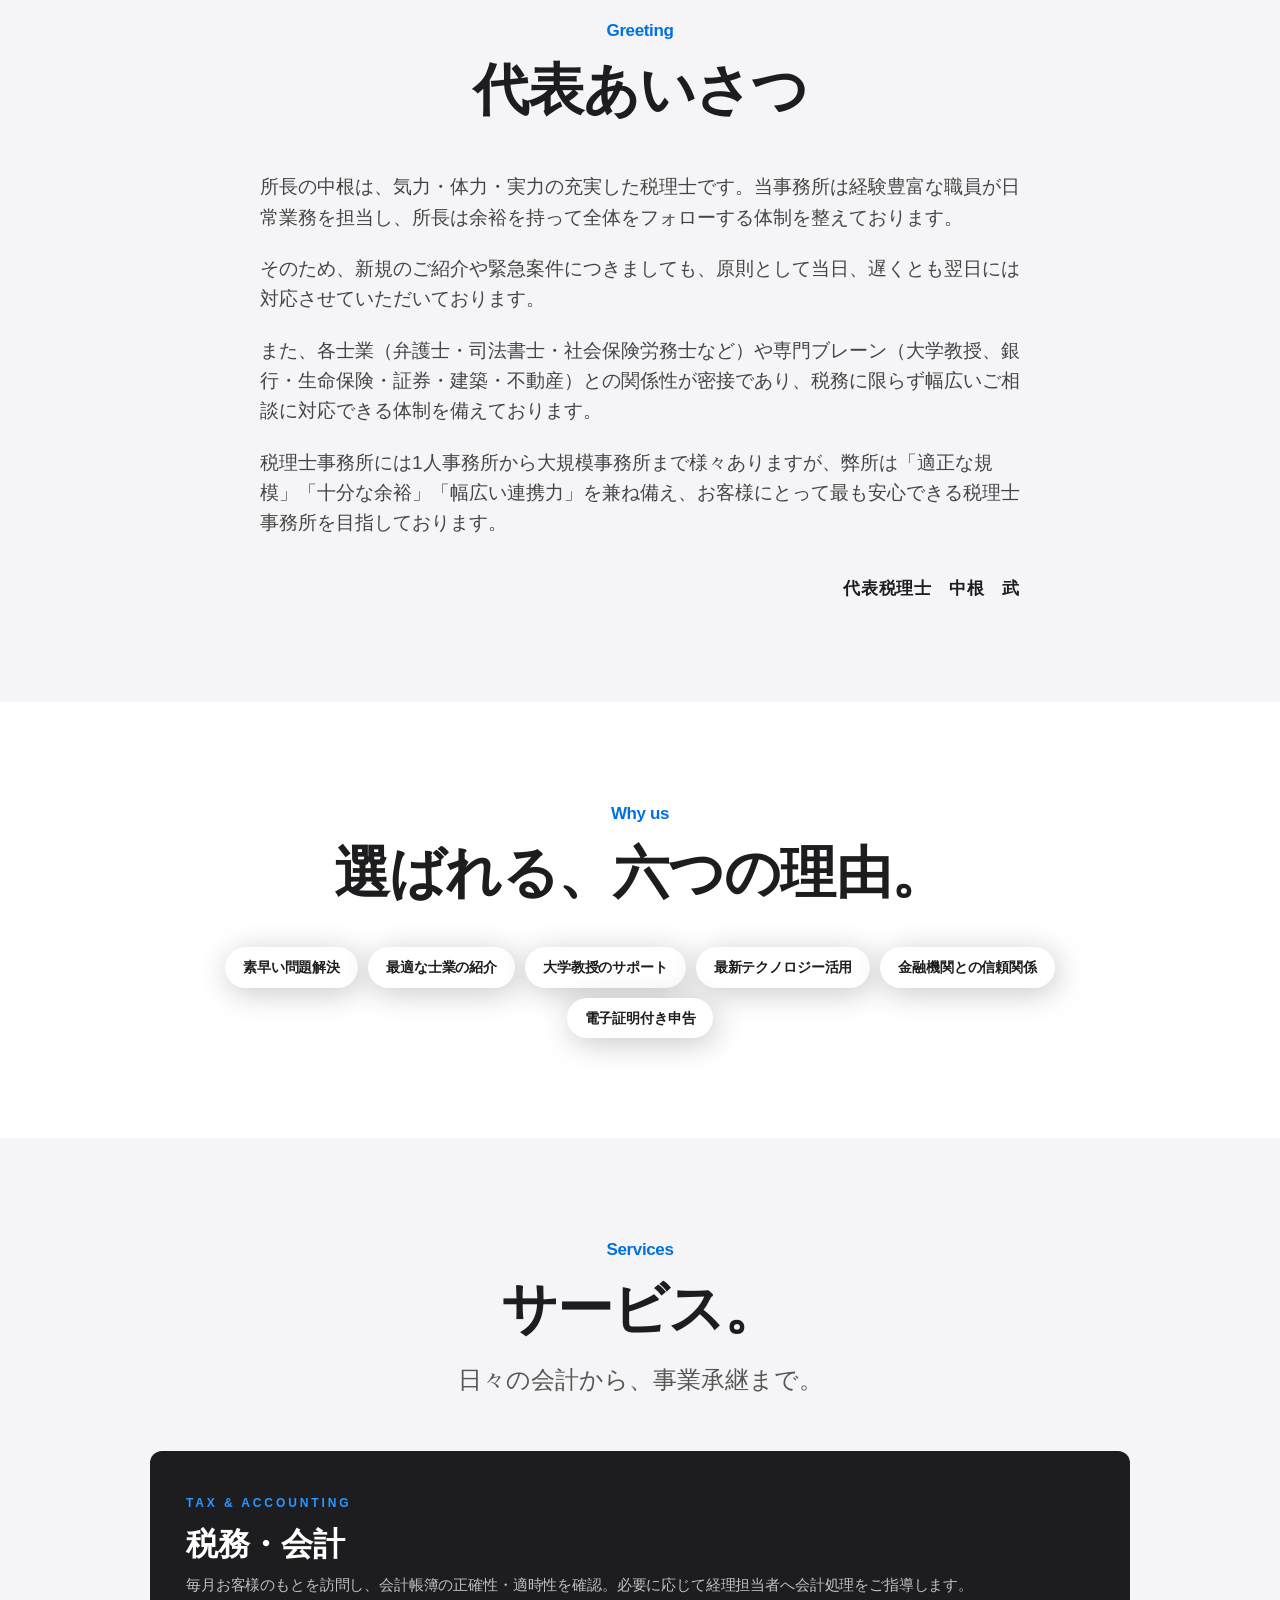
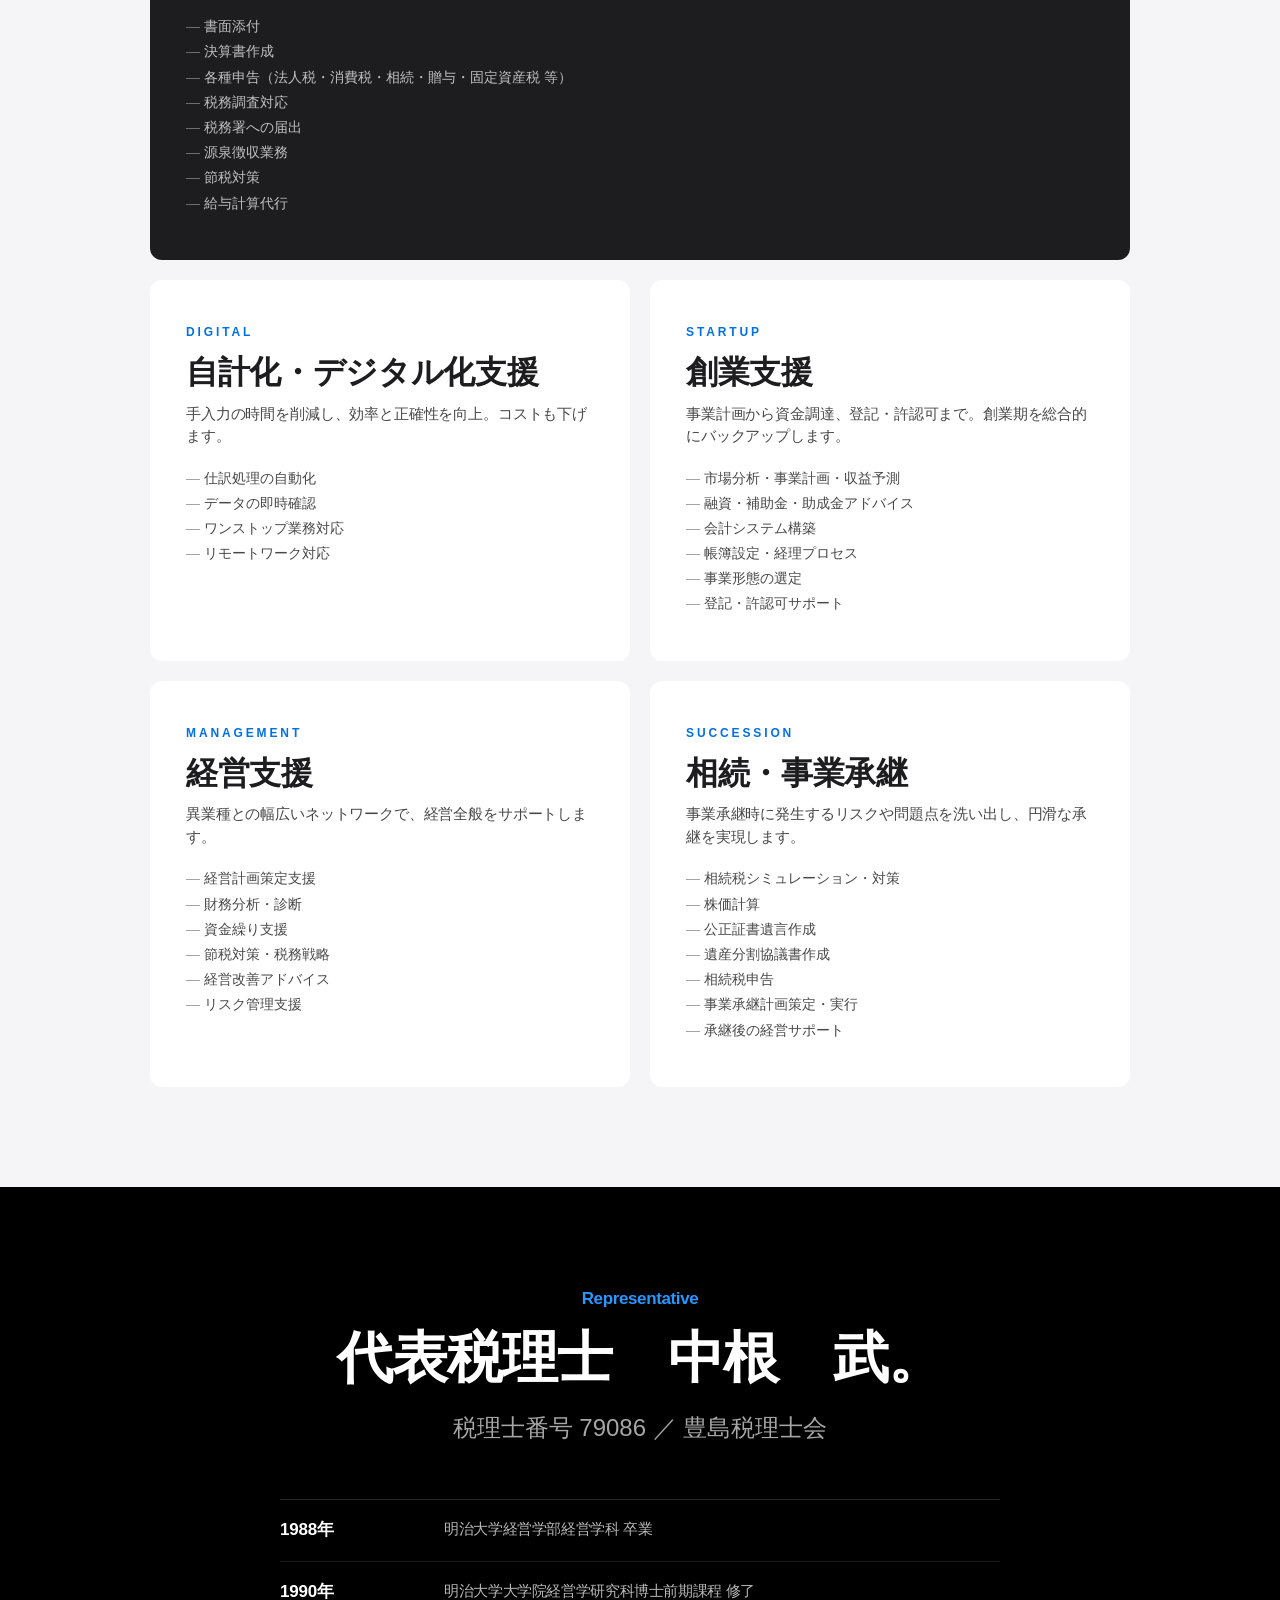
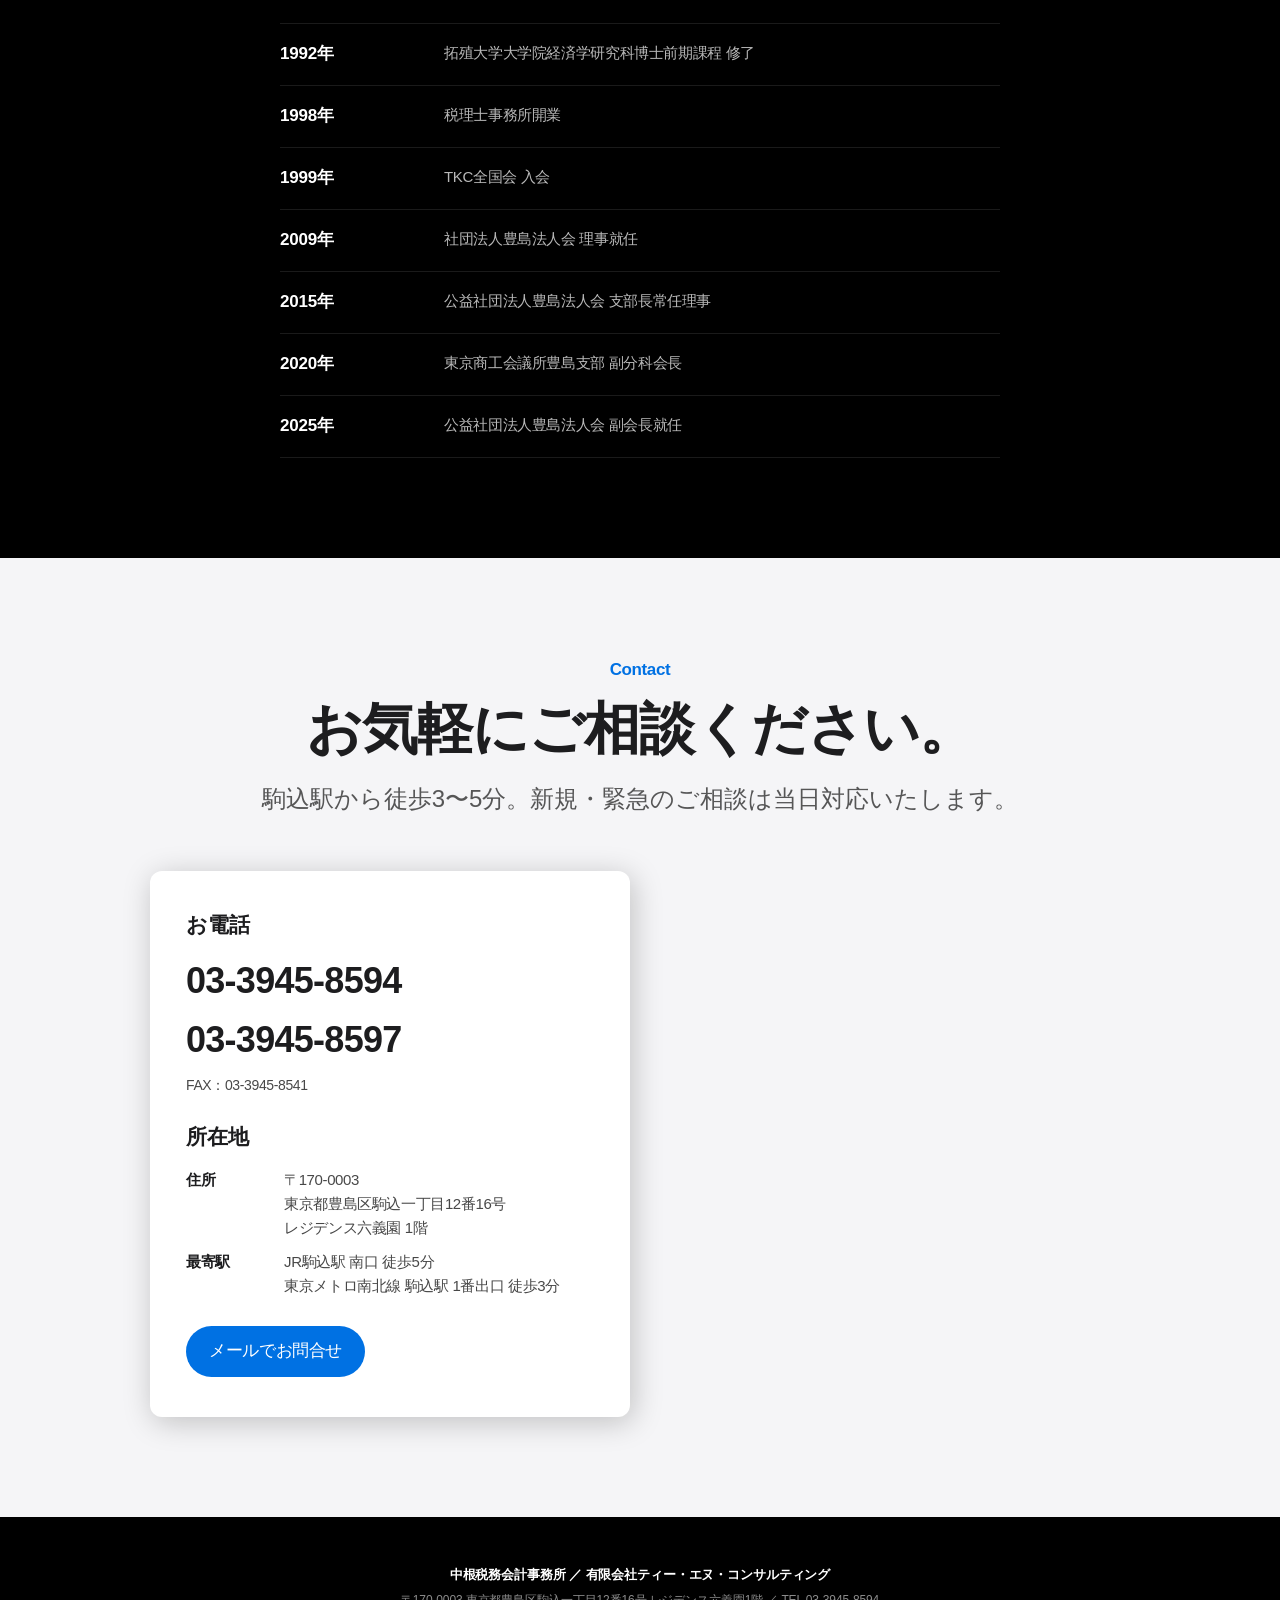
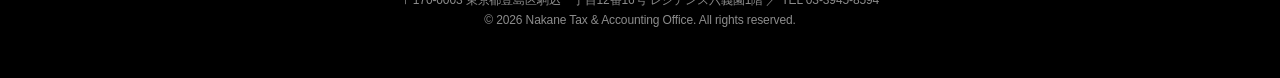
<file: apple.html>
<!doctype html>
<html lang="ja">
<head>
<meta charset="utf-8">
<meta name="viewport" content="width=device-width,initial-scale=1">
<title>中根税務会計事務所 — 適正な規模、十分な余裕、幅広い連携力。</title>
<meta name="description" content="東京都豊島区駒込の中根税務会計事務所。税務・会計、創業支援、経営支援、相続・事業承継まで、総合的にご支援いたします。">
<link rel="stylesheet" href="ja-contracts.css">
<link rel="stylesheet" href="mobile-fixes.css">
<style>
  :root{
    --bg-dark:#000;
    --bg-light:#f5f5f7;
    --text-dark:#1d1d1f;
    --text-light:#fff;
    --muted-light:rgba(0,0,0,.72);
    --muted-dark:rgba(255,255,255,.72);
    --blue:#0071e3;
    --link-light:#0066cc;
    --link-dark:#2997ff;
    --card-dark:#1d1d1f;
    --card-dark-2:#272729;
    --shadow:rgba(0,0,0,.22) 3px 5px 30px 0;
    --radius:12px;
    --pill:980px;
    --font-display:"SF Pro Display","Hiragino Sans","Hiragino Kaku Gothic ProN","Yu Gothic","Noto Sans JP","Helvetica Neue",Helvetica,Arial,sans-serif;
    --font-text:"SF Pro Text","Hiragino Sans","Hiragino Kaku Gothic ProN","Yu Gothic","Noto Sans JP","Helvetica Neue",Helvetica,Arial,sans-serif;
  }
  *{box-sizing:border-box;margin:0;padding:0}
  html{scroll-behavior:smooth}
  body{font-family:var(--font-text);font-size:17px;line-height:1.47;letter-spacing:-.374px;color:var(--text-dark);background:#fff;-webkit-font-smoothing:antialiased;text-rendering:optimizeLegibility}
  img{max-width:100%;display:block}
  a{color:var(--link-light);text-decoration:none}
  a:hover{text-decoration:underline}

  /* NAV */
  nav.topbar{position:sticky;top:0;z-index:50;height:48px;background:rgba(0,0,0,.8);backdrop-filter:saturate(180%) blur(20px);-webkit-backdrop-filter:saturate(180%) blur(20px);display:flex;align-items:center;justify-content:center}
  nav.topbar .inner{width:100%;max-width:1024px;padding:0 24px;display:flex;align-items:center;justify-content:space-between}
  nav.topbar .brand{color:#fff;font-family:var(--font-display);font-size:14px;font-weight:600;letter-spacing:.02em}
  nav.topbar ul{list-style:none;display:flex;gap:22px}
  nav.topbar a{color:#fff;font-size:12px;font-weight:400;letter-spacing:-.12px;opacity:.88}
  nav.topbar a:hover{opacity:1;text-decoration:none}
  @media (max-width:640px){nav.topbar ul{gap:14px}nav.topbar a{font-size:11px}}

  /* SECTIONS */
  section{width:100%;padding:100px 24px;display:flex;justify-content:center}
  section .inner{width:100%;max-width:980px}
  section.dark{background:var(--bg-dark);color:var(--text-light)}
  section.light{background:var(--bg-light);color:var(--text-dark)}
  section.white{background:#fff;color:var(--text-dark)}

  .eyebrow{font-family:var(--font-text);font-size:17px;font-weight:600;letter-spacing:-.374px;color:var(--blue);margin-bottom:12px;text-align:center}
  section.dark .eyebrow{color:var(--link-dark)}

  h1,h2,h3{font-family:var(--font-display);font-weight:600}
  h1{font-size:clamp(40px,6vw,72px);line-height:1.07;letter-spacing:-.02em;text-align:center}
  h2{font-size:clamp(32px,4.6vw,56px);line-height:1.07;letter-spacing:-.015em;text-align:center}
  h3{font-size:28px;line-height:1.14;letter-spacing:.196px;font-weight:400}
  .sub{font-family:var(--font-display);font-size:clamp(19px,2.2vw,24px);font-weight:400;line-height:1.3;letter-spacing:-.005em;margin-top:20px;text-align:center;color:inherit;opacity:.9}

  /* CTAs */
  .ctas{display:flex;gap:20px;justify-content:center;flex-wrap:wrap;margin-top:32px}
  .pill{display:inline-flex;align-items:center;gap:6px;padding:12px 22px;border-radius:var(--pill);font-size:17px;font-weight:400;letter-spacing:-.022em;transition:opacity .2s,background .2s;cursor:pointer;border:1px solid transparent}
  .pill.primary{background:var(--blue);color:#fff}
  .pill.primary:hover{background:#0077ed;text-decoration:none}
  .pill.ghost{background:transparent;border-color:currentColor}
  section.dark .pill.ghost{color:var(--link-dark);border-color:var(--link-dark)}
  section.light .pill.ghost,section.white .pill.ghost{color:var(--link-light);border-color:var(--link-light)}
  .pill.ghost:hover{text-decoration:none;opacity:.78}
  .arrow::after{content:"›";font-size:1.1em;line-height:1;transform:translateY(-1px)}

  /* HERO */
  .hero{min-height:92vh;display:flex;flex-direction:column;justify-content:center;text-align:center;padding-top:120px;padding-bottom:120px}
  .hero .brand-glyph{font-family:var(--font-display);font-size:14px;font-weight:600;letter-spacing:.32em;color:var(--link-dark);margin-bottom:28px;text-transform:uppercase}
  .hero h1{color:#fff}
  .hero .sub{color:rgba(255,255,255,.82);max-width:720px;margin-left:auto;margin-right:auto}

  /* PRINCIPLES grid (3 pillars) */
  .pillars{display:grid;grid-template-columns:repeat(3,1fr);gap:20px;margin-top:64px}
  .pillar{background:var(--card-dark);border-radius:var(--radius);padding:40px 28px;text-align:center}
  .pillar .num{font-family:var(--font-display);font-size:14px;font-weight:600;letter-spacing:.2em;color:var(--link-dark);margin-bottom:14px}
  .pillar h3{font-size:28px;color:#fff;margin-bottom:10px;font-weight:600;letter-spacing:-.01em}
  .pillar p{font-size:14px;line-height:1.43;letter-spacing:-.224px;color:var(--muted-dark)}
  @media (max-width:780px){.pillars{grid-template-columns:1fr;gap:12px}}

  /* GREETING */
  .greeting-body{max-width:760px;margin:48px auto 0;font-size:19px;line-height:1.6;letter-spacing:-.01em;color:var(--muted-light)}
  .greeting-body p{margin-bottom:1.1em}
  .greeting-body .sign{display:block;text-align:right;margin-top:36px;font-weight:600;color:var(--text-dark);font-family:var(--font-display);font-size:17px;letter-spacing:.04em}

  /* FEATURES chip row */
  .chips{display:flex;flex-wrap:wrap;gap:10px;justify-content:center;margin-top:40px}
  .chip{background:#fff;border-radius:var(--pill);padding:10px 18px;font-size:14px;font-weight:600;letter-spacing:-.01em;color:var(--text-dark);box-shadow:var(--shadow)}

  /* SERVICE tiles */
  .tiles{display:grid;grid-template-columns:repeat(2,1fr);gap:20px;margin-top:56px}
  .tile{background:#fff;border-radius:var(--radius);padding:44px 36px;min-height:320px;display:flex;flex-direction:column;justify-content:space-between}
  .tile.black{background:var(--card-dark);color:#fff}
  .tile .tag{font-size:12px;font-weight:600;letter-spacing:.24em;text-transform:uppercase;color:var(--blue);margin-bottom:14px}
  .tile.black .tag{color:var(--link-dark)}
  .tile h3{font-size:32px;font-weight:600;line-height:1.1;letter-spacing:-.01em;margin-bottom:12px}
  .tile p{font-size:15px;line-height:1.5;letter-spacing:-.01em;color:var(--muted-light);margin-bottom:18px}
  .tile.black p{color:var(--muted-dark)}
  .tile ul{list-style:none;font-size:14px;line-height:1.8;letter-spacing:-.01em;color:var(--muted-light)}
  .tile.black ul{color:var(--muted-dark)}
  .tile ul li::before{content:"— ";opacity:.5}
  .tile.wide{grid-column:span 2}
  @media (max-width:780px){.tiles{grid-template-columns:1fr}.tile.wide{grid-column:span 1}.tile{padding:32px 24px;min-height:0}.tile h3{font-size:26px}}

  /* TIMELINE */
  .timeline{max-width:720px;margin:56px auto 0;border-top:1px solid rgba(0,0,0,.12)}
  section.dark .timeline{border-top-color:rgba(255,255,255,.15)}
  .timeline .row{display:grid;grid-template-columns:140px 1fr;gap:24px;padding:18px 0;border-bottom:1px solid rgba(0,0,0,.08)}
  section.dark .timeline .row{border-bottom-color:rgba(255,255,255,.1)}
  .timeline .y{font-family:var(--font-display);font-weight:600;letter-spacing:-.01em;color:var(--text-dark)}
  section.dark .timeline .y{color:#fff}
  .timeline .t{font-size:15px;line-height:1.5;color:var(--muted-light)}
  section.dark .timeline .t{color:var(--muted-dark)}
  @media (max-width:640px){.timeline .row{grid-template-columns:90px 1fr;gap:14px}}

  /* CONTACT */
  .contact-grid{display:grid;grid-template-columns:1fr 1fr;gap:20px;margin-top:56px}
  .contact-card{background:#fff;border-radius:var(--radius);padding:40px 36px;box-shadow:var(--shadow)}
  .contact-card h3{font-size:21px;font-weight:700;letter-spacing:-.01em;margin-bottom:16px;color:var(--text-dark)}
  .kv{display:grid;grid-template-columns:80px 1fr;gap:10px 18px;font-size:15px;line-height:1.6;color:var(--muted-light)}
  .kv dt{font-weight:600;color:var(--text-dark)}
  .tel-big{font-family:var(--font-display);font-size:36px;font-weight:600;letter-spacing:-.02em;color:var(--text-dark);margin:8px 0 6px;display:block}
  .tel-big + .tel-big{margin-top:4px}
  .map{border-radius:var(--radius);overflow:hidden;border:0;width:100%;height:100%;min-height:320px}
  @media (max-width:780px){.contact-grid{grid-template-columns:1fr}.map{min-height:260px}}

  /* FOOTER */
  footer{background:#000;color:rgba(255,255,255,.55);padding:48px 24px;text-align:center;font-size:12px;line-height:1.6;letter-spacing:-.12px}
  footer strong{color:#fff;font-weight:600;display:block;margin-bottom:6px;font-size:13px}

  /* reveal */
  .reveal{opacity:0;transform:translateY(24px);transition:opacity .8s ease,transform .8s ease}
  .reveal.in{opacity:1;transform:none}
</style>
</head>
<body>

<nav class="topbar">
  <div class="inner">
    <div class="brand">中根税務会計事務所</div>
    <ul>
      <li><a href="#principles">理念</a></li>
      <li><a href="#greeting">ごあいさつ</a></li>
      <li><a href="#services">サービス</a></li>
      <li><a href="#office">事務所</a></li>
      <li><a href="#contact">お問合せ</a></li>
    </ul>
  </div>
</nav>

<!-- HERO -->
<section class="dark hero" id="top">
  <div class="inner">
    <div class="brand-glyph">NAKANE TAX &amp; ACCOUNTING</div>
    <h1>安心を、数字の向こう側へ。</h1>
    <p class="sub">「適正な規模」「十分な余裕」「幅広い連携力」。<br>中根税務会計事務所は、東京・駒込から、お客様一人ひとりに最適な総合支援をお届けします。</p>
    <div class="ctas">
      <a class="pill primary" href="#contact">ご相談はこちら</a>
      <a class="pill ghost arrow" href="#services">サービスを見る</a>
    </div>
  </div>
</section>

<!-- PRINCIPLES -->
<section class="dark" id="principles">
  <div class="inner">
    <div class="eyebrow">Our Principles</div>
    <h2>三つの約束。</h2>
    <p class="sub" style="color:var(--muted-dark)">事務所選びで、結果は変わります。</p>
    <div class="pillars">
      <div class="pillar reveal">
        <div class="num">01</div>
        <h3>適正な規模</h3>
        <p>小さすぎず、大きすぎず。お客様一社一社に、丁寧に目が届く組織を保ちます。</p>
      </div>
      <div class="pillar reveal">
        <div class="num">02</div>
        <h3>十分な余裕</h3>
        <p>経験豊富な職員が日常業務を担当し、所長が全体をフォロー。新規相談・緊急案件は原則当日対応。</p>
      </div>
      <div class="pillar reveal">
        <div class="num">03</div>
        <h3>幅広い連携力</h3>
        <p>弁護士・司法書士・社労士、大学教授、金融・保険・建築・不動産まで。ワンストップで支援します。</p>
      </div>
    </div>
  </div>
</section>

<!-- GREETING -->
<section class="light" id="greeting">
  <div class="inner">
    <div class="eyebrow">Greeting</div>
    <h2>代表あいさつ</h2>
    <div class="greeting-body reveal">
      <p>所長の中根は、気力・体力・実力の充実した税理士です。当事務所は経験豊富な職員が日常業務を担当し、所長は余裕を持って全体をフォローする体制を整えております。</p>
      <p>そのため、新規のご紹介や緊急案件につきましても、原則として当日、遅くとも翌日には対応させていただいております。</p>
      <p>また、各士業（弁護士・司法書士・社会保険労務士など）や専門ブレーン（大学教授、銀行・生命保険・証券・建築・不動産）との関係性が密接であり、税務に限らず幅広いご相談に対応できる体制を備えております。</p>
      <p>税理士事務所には1人事務所から大規模事務所まで様々ありますが、弊所は「適正な規模」「十分な余裕」「幅広い連携力」を兼ね備え、お客様にとって最も安心できる税理士事務所を目指しております。</p>
      <span class="sign">代表税理士　中根　武</span>
    </div>
  </div>
</section>

<!-- FEATURES (chips) -->
<section class="white">
  <div class="inner">
    <div class="eyebrow">Why us</div>
    <h2>選ばれる、六つの理由。</h2>
    <div class="chips">
      <span class="chip">素早い問題解決</span>
      <span class="chip">最適な士業の紹介</span>
      <span class="chip">大学教授のサポート</span>
      <span class="chip">最新テクノロジー活用</span>
      <span class="chip">金融機関との信頼関係</span>
      <span class="chip">電子証明付き申告</span>
    </div>
  </div>
</section>

<!-- SERVICES -->
<section class="light" id="services">
  <div class="inner">
    <div class="eyebrow">Services</div>
    <h2>サービス。</h2>
    <p class="sub" style="color:var(--muted-light)">日々の会計から、事業承継まで。</p>
    <div class="tiles">

      <div class="tile black wide reveal">
        <div>
          <div class="tag">Tax &amp; Accounting</div>
          <h3>税務・会計</h3>
          <p>毎月お客様のもとを訪問し、会計帳簿の正確性・適時性を確認。必要に応じて経理担当者へ会計処理をご指導します。</p>
          <ul>
            <li>書面添付</li><li>決算書作成</li><li>各種申告（法人税・消費税・相続・贈与・固定資産税 等）</li><li>税務調査対応</li><li>税務署への届出</li><li>源泉徴収業務</li><li>節税対策</li><li>給与計算代行</li>
          </ul>
        </div>
      </div>

      <div class="tile reveal">
        <div>
          <div class="tag">Digital</div>
          <h3>自計化・デジタル化支援</h3>
          <p>手入力の時間を削減し、効率と正確性を向上。コストも下げます。</p>
          <ul>
            <li>仕訳処理の自動化</li><li>データの即時確認</li><li>ワンストップ業務対応</li><li>リモートワーク対応</li>
          </ul>
        </div>
      </div>

      <div class="tile reveal">
        <div>
          <div class="tag">Startup</div>
          <h3>創業支援</h3>
          <p>事業計画から資金調達、登記・許認可まで。創業期を総合的にバックアップします。</p>
          <ul>
            <li>市場分析・事業計画・収益予測</li><li>融資・補助金・助成金アドバイス</li><li>会計システム構築</li><li>帳簿設定・経理プロセス</li><li>事業形態の選定</li><li>登記・許認可サポート</li>
          </ul>
        </div>
      </div>

      <div class="tile reveal">
        <div>
          <div class="tag">Management</div>
          <h3>経営支援</h3>
          <p>異業種との幅広いネットワークで、経営全般をサポートします。</p>
          <ul>
            <li>経営計画策定支援</li><li>財務分析・診断</li><li>資金繰り支援</li><li>節税対策・税務戦略</li><li>経営改善アドバイス</li><li>リスク管理支援</li>
          </ul>
        </div>
      </div>

      <div class="tile reveal">
        <div>
          <div class="tag">Succession</div>
          <h3>相続・事業承継</h3>
          <p>事業承継時に発生するリスクや問題点を洗い出し、円滑な承継を実現します。</p>
          <ul>
            <li>相続税シミュレーション・対策</li><li>株価計算</li><li>公正証書遺言作成</li><li>遺産分割協議書作成</li><li>相続税申告</li><li>事業承継計画策定・実行</li><li>承継後の経営サポート</li>
          </ul>
        </div>
      </div>

    </div>
  </div>
</section>

<!-- OFFICE / REPRESENTATIVE -->
<section class="dark" id="office">
  <div class="inner">
    <div class="eyebrow">Representative</div>
    <h2>代表税理士　中根　武。</h2>
    <p class="sub" style="color:var(--muted-dark)">税理士番号 79086 ／ 豊島税理士会</p>
    <div class="timeline reveal">
      <div class="row"><div class="y">1988年</div><div class="t">明治大学経営学部経営学科 卒業</div></div>
      <div class="row"><div class="y">1990年</div><div class="t">明治大学大学院経営学研究科博士前期課程 修了</div></div>
      <div class="row"><div class="y">1992年</div><div class="t">拓殖大学大学院経済学研究科博士前期課程 修了</div></div>
      <div class="row"><div class="y">1998年</div><div class="t">税理士事務所開業</div></div>
      <div class="row"><div class="y">1999年</div><div class="t">TKC全国会 入会</div></div>
      <div class="row"><div class="y">2009年</div><div class="t">社団法人豊島法人会 理事就任</div></div>
      <div class="row"><div class="y">2015年</div><div class="t">公益社団法人豊島法人会 支部長常任理事</div></div>
      <div class="row"><div class="y">2020年</div><div class="t">東京商工会議所豊島支部 副分科会長</div></div>
      <div class="row"><div class="y">2025年</div><div class="t">公益社団法人豊島法人会 副会長就任</div></div>
    </div>
  </div>
</section>

<!-- CONTACT / ACCESS -->
<section class="light" id="contact">
  <div class="inner">
    <div class="eyebrow">Contact</div>
    <h2>お気軽にご相談ください。</h2>
    <p class="sub" style="color:var(--muted-light)">駒込駅から徒歩3〜5分。新規・緊急のご相談は当日対応いたします。</p>

    <div class="contact-grid">
      <div class="contact-card reveal">
        <h3>お電話</h3>
        <a class="tel-big" href="tel:+81339458594">03-3945-8594</a>
        <a class="tel-big" href="tel:+81339458597">03-3945-8597</a>
        <div style="font-size:14px;color:var(--muted-light);margin-top:8px">FAX：03-3945-8541</div>

        <h3 style="margin-top:28px">所在地</h3>
        <dl class="kv">
          <dt>住所</dt><dd>〒170-0003<br>東京都豊島区駒込一丁目12番16号<br>レジデンス六義園 1階</dd>
          <dt>最寄駅</dt><dd>JR駒込駅 南口 徒歩5分<br>東京メトロ南北線 駒込駅 1番出口 徒歩3分</dd>
        </dl>

        <div class="ctas" style="margin-top:28px;justify-content:flex-start">
          <a class="pill primary" href="mailto:info@nakanekaikei.co.jp">メールでお問合せ</a>
        </div>
      </div>

      <div class="reveal" style="display:flex">
        <iframe class="map" loading="lazy" referrerpolicy="no-referrer-when-downgrade"
          src="https://maps.google.com/maps?q=%E6%9D%B1%E4%BA%AC%E9%83%BD%E8%B1%8A%E5%B3%B6%E5%8C%BA%E9%A7%92%E8%BE%BC1-12-16&hl=ja&z=16&output=embed"
          title="中根税務会計事務所 地図"></iframe>
      </div>
    </div>
  </div>
</section>

<footer>
  <strong>中根税務会計事務所 ／ 有限会社ティー・エヌ・コンサルティング</strong>
  〒170-0003 東京都豊島区駒込一丁目12番16号 レジデンス六義園1階 ／ TEL 03-3945-8594<br>
  © <span id="y"></span> Nakane Tax &amp; Accounting Office. All rights reserved.
</footer>

<script>
  document.getElementById('y').textContent=new Date().getFullYear();
  const io=new IntersectionObserver((es)=>es.forEach(e=>{if(e.isIntersecting){e.target.classList.add('in');io.unobserve(e.target)}}),{threshold:.12});
  document.querySelectorAll('.reveal').forEach(el=>io.observe(el));
</script>
</body>
</html>
</file>
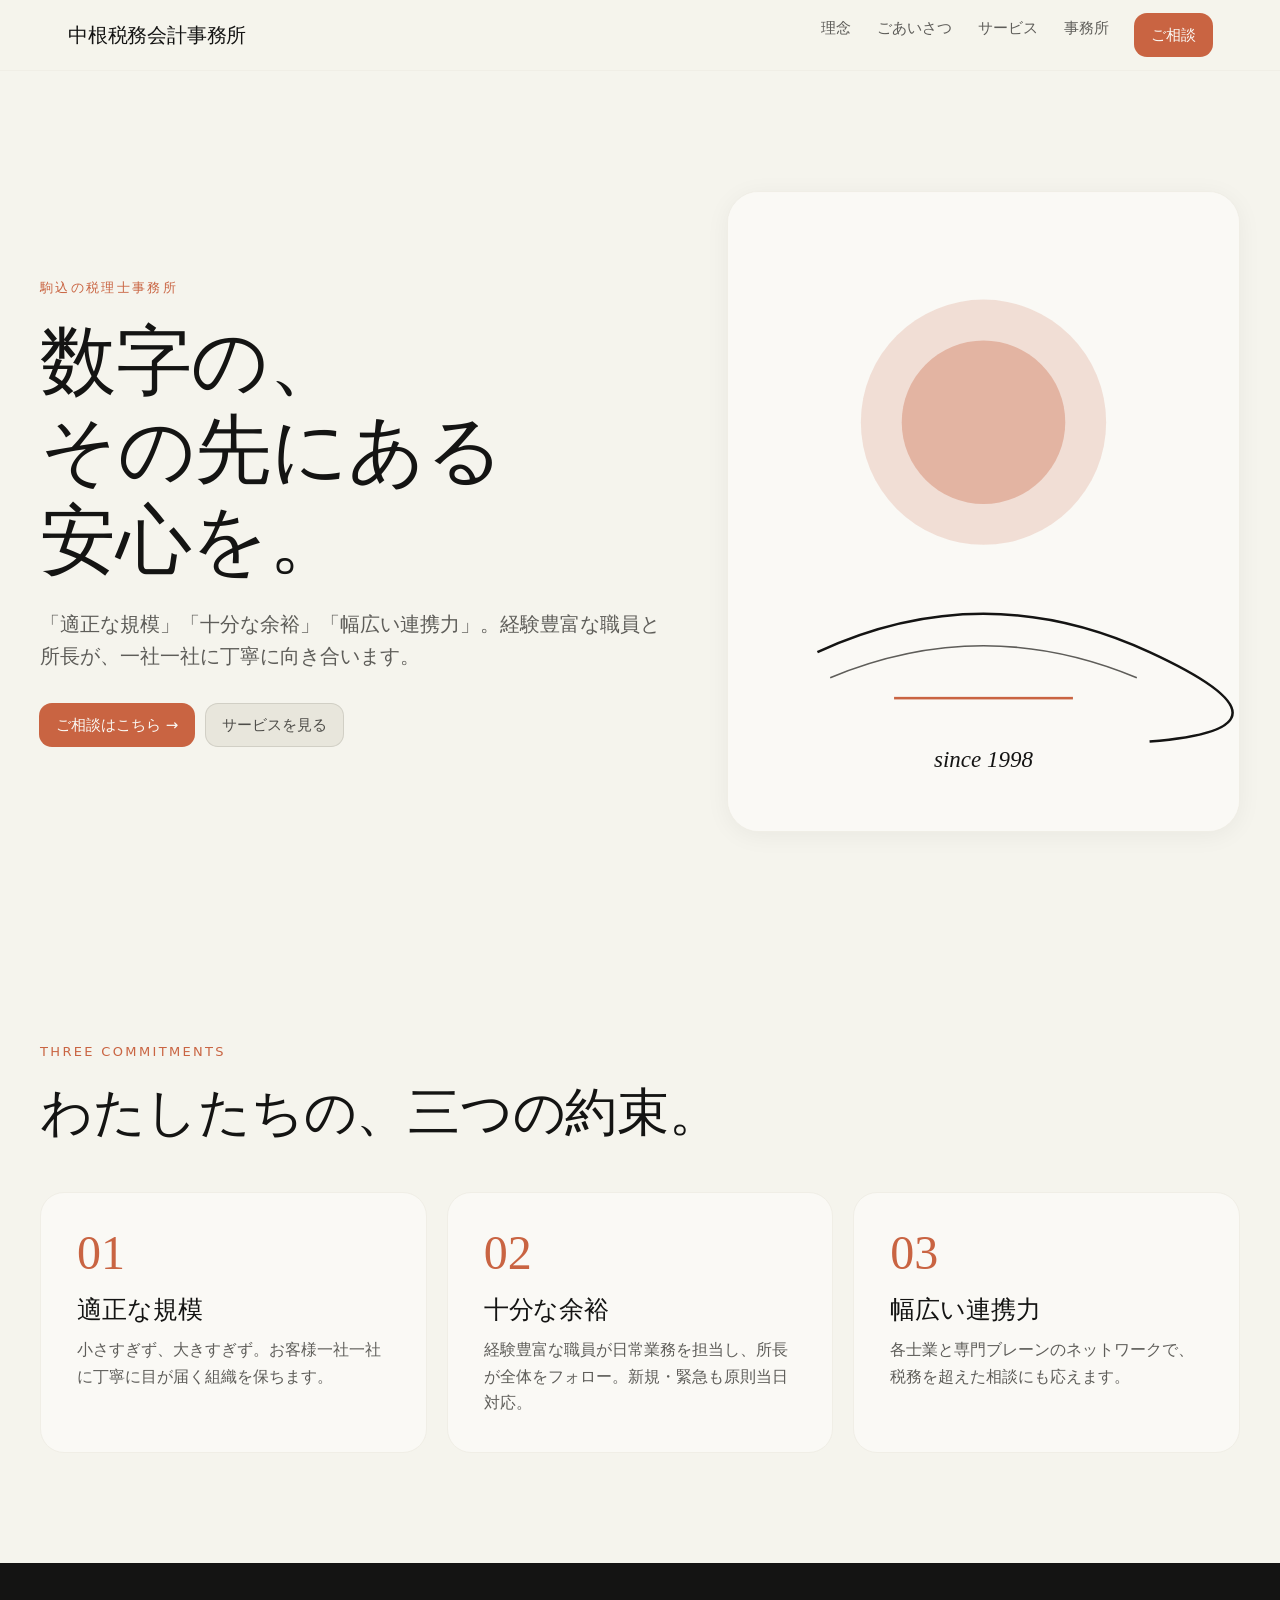
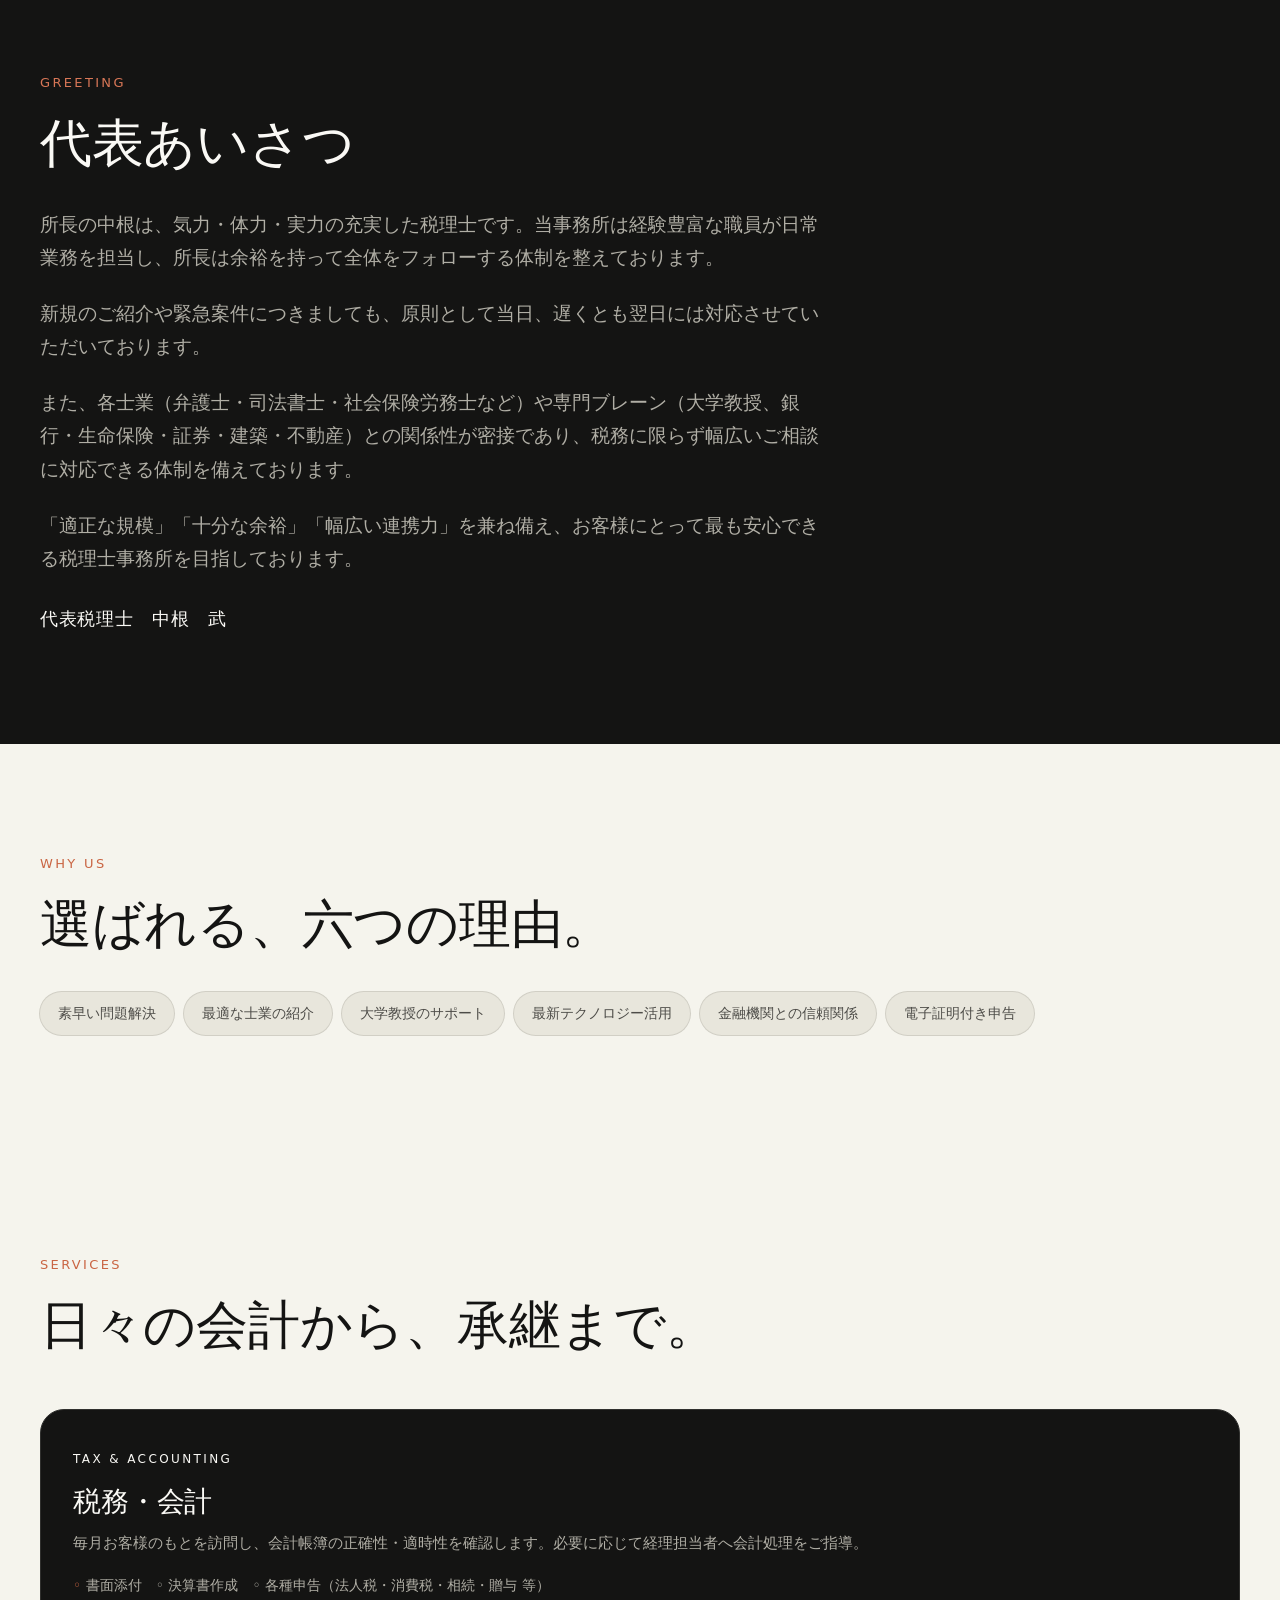
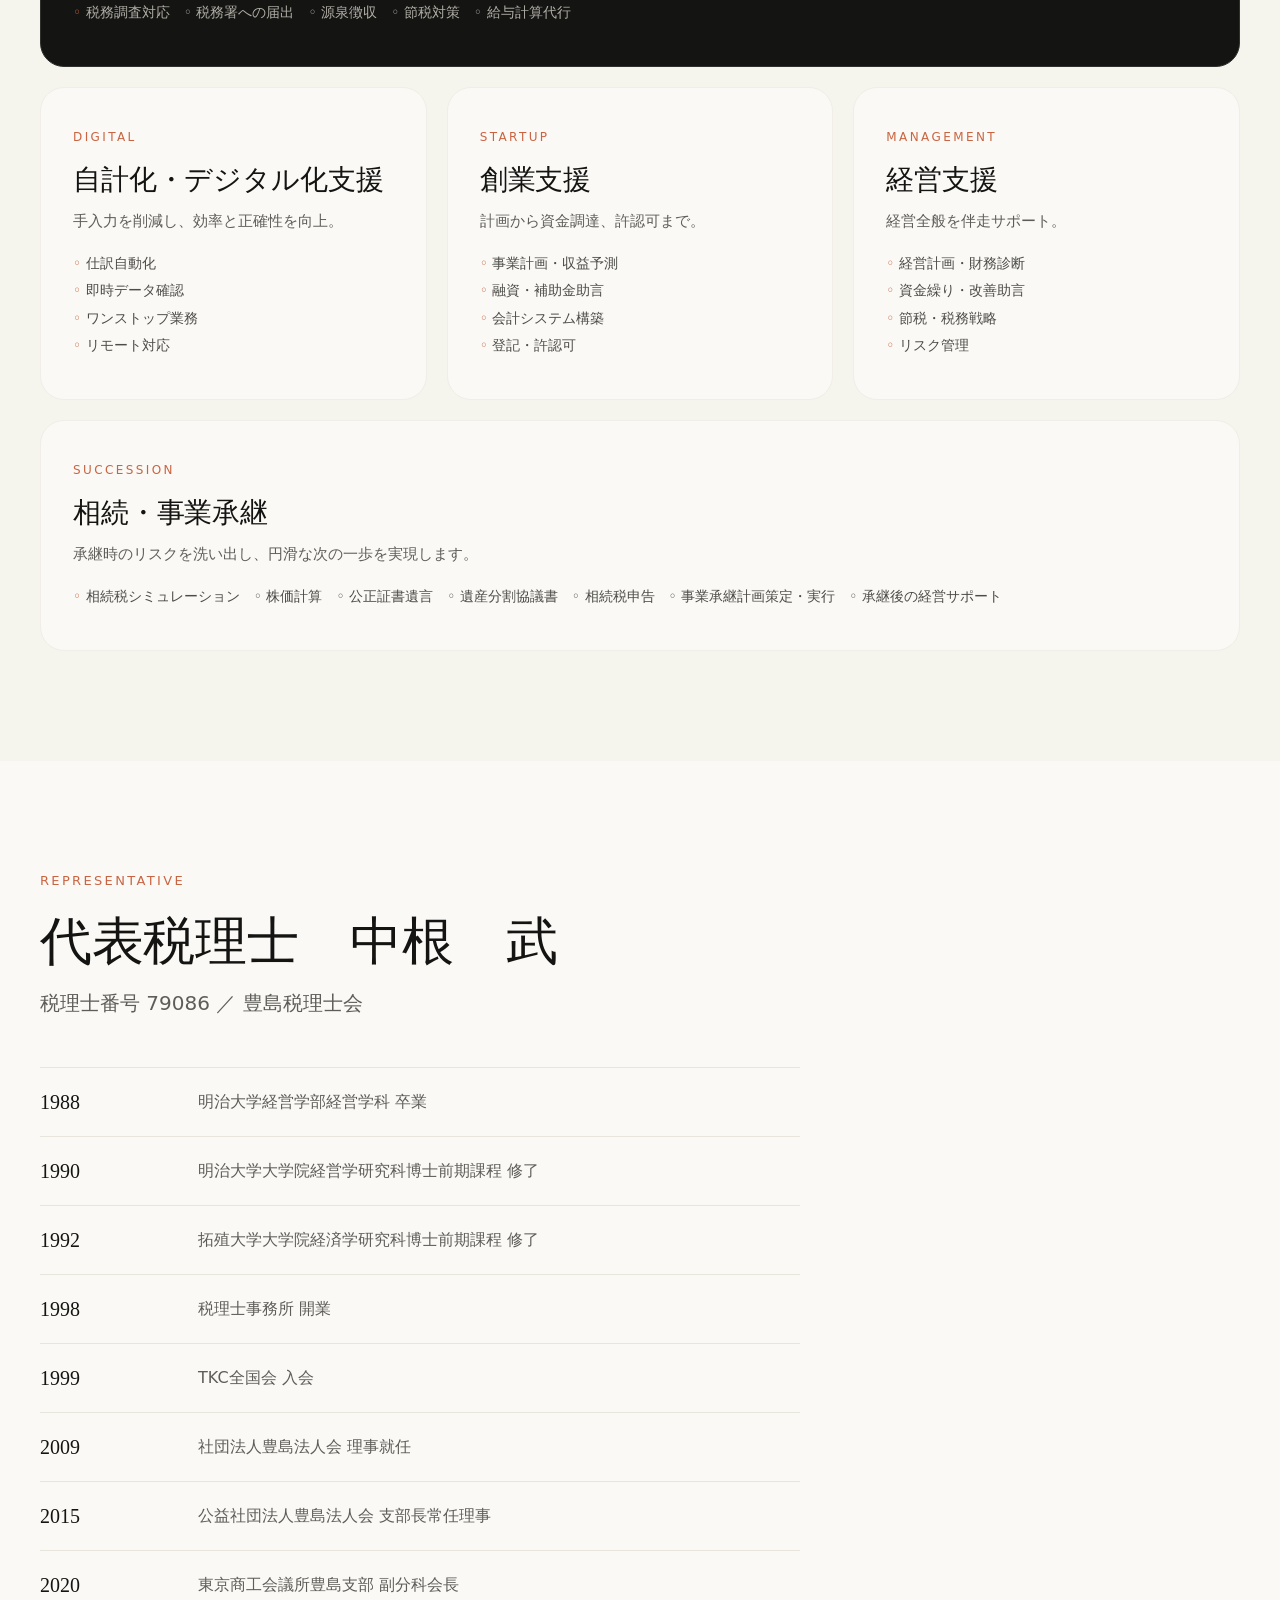
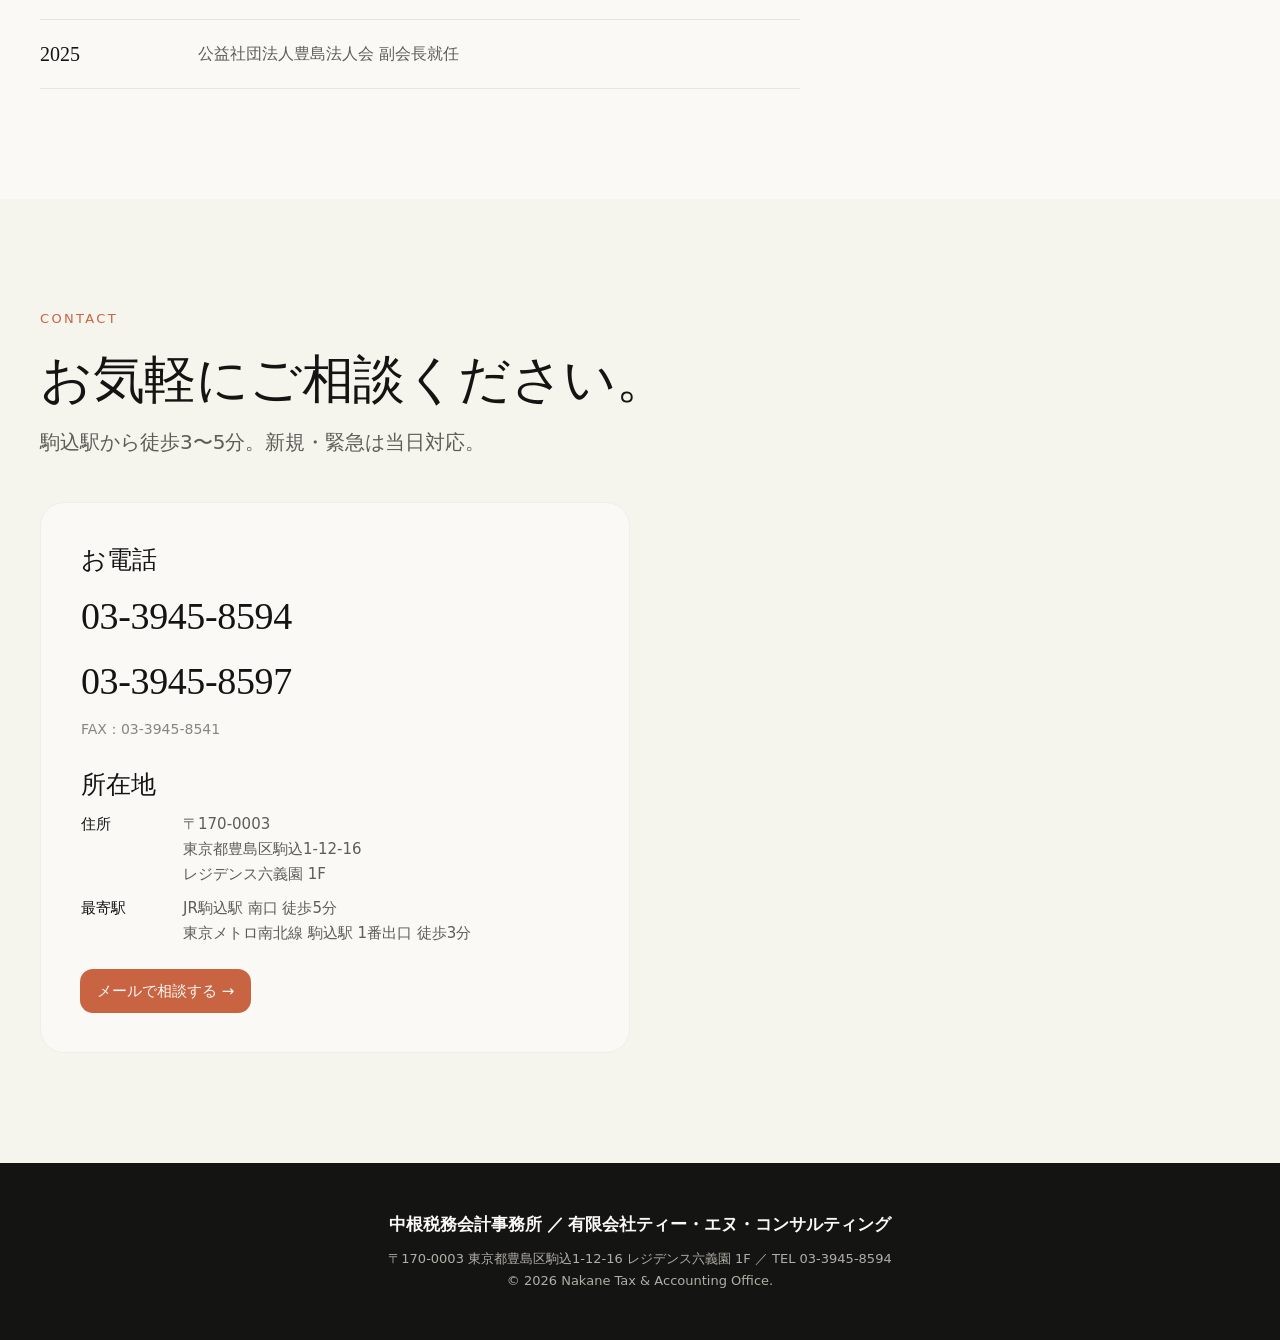
<file: claude.html>
<!doctype html>
<html lang="ja">
<head>
<meta charset="utf-8">
<meta name="viewport" content="width=device-width,initial-scale=1">
<title>中根税務会計事務所 — 適正な規模、十分な余裕、幅広い連携力。</title>
<meta name="description" content="東京・駒込の中根税務会計事務所。税務・会計から創業・経営・相続まで、お客様に寄り添う総合支援を。">
<link rel="stylesheet" href="ja-contracts.css">
<link rel="stylesheet" href="mobile-fixes.css">
<style>
  :root{
    --parchment:#f5f4ed;
    --ivory:#faf9f5;
    --white:#ffffff;
    --sand:#e8e6dc;
    --near-black:#141413;
    --dark-surface:#30302e;
    --terracotta:#c96442;
    --coral:#d97757;
    --charcoal:#4d4c48;
    --olive:#5e5d59;
    --stone:#87867f;
    --silver:#b0aea5;
    --border-cream:#f0eee6;
    --border-warm:#e8e6dc;
    --ring:#d1cfc5;
    --font-serif:"Anthropic Serif", "Source Serif Pro","Noto Serif JP","Yu Mincho","Hiragino Mincho ProN",Georgia,serif;
    --font-sans:"Anthropic Sans","Inter","Hiragino Sans","Yu Gothic","Noto Sans JP",system-ui,Arial,sans-serif;
    --font-mono:ui-monospace,"SF Mono","JetBrains Mono",Menlo,monospace;
  }
  *{box-sizing:border-box;margin:0;padding:0}
  html{scroll-behavior:smooth}
  body{font-family:var(--font-sans);font-size:17px;line-height:1.6;color:var(--near-black);background:var(--parchment);-webkit-font-smoothing:antialiased}
  a{color:var(--terracotta);text-decoration:none}
  a:hover{text-decoration:underline}
  img{max-width:100%;display:block}

  nav.topbar{position:sticky;top:0;z-index:50;background:rgba(245,244,237,.85);backdrop-filter:saturate(160%) blur(12px);border-bottom:1px solid var(--border-cream)}
  .nav-inner{max-width:1200px;margin:0 auto;padding:14px 28px;display:flex;align-items:center;justify-content:space-between}
  .wordmark{font-family:var(--font-serif);font-weight:500;font-size:20px;letter-spacing:-.01em;color:var(--near-black)}
  nav ul{list-style:none;display:flex;gap:26px}
  nav a.link{color:var(--olive);font-size:15px;font-weight:500}
  nav a.link:hover{color:var(--near-black);text-decoration:none}
  .btn{display:inline-flex;align-items:center;gap:8px;font-family:var(--font-sans);font-weight:500;font-size:15px;padding:9px 16px;border-radius:12px;transition:all .2s;cursor:pointer;border:0}
  .btn.primary{background:var(--terracotta);color:var(--ivory);box-shadow:0 0 0 1px var(--terracotta)}
  .btn.primary:hover{background:var(--coral);text-decoration:none}
  .btn.sand{background:var(--sand);color:var(--charcoal);box-shadow:0 0 0 1px var(--ring)}
  .btn.sand:hover{background:var(--ivory);text-decoration:none}
  .btn.dark{background:var(--near-black);color:var(--silver);border:1px solid var(--dark-surface)}
  .btn.ghost{background:transparent;color:var(--near-black);box-shadow:0 0 0 1px var(--ring)}

  section{padding:110px 28px}
  section .wrap{max-width:1200px;margin:0 auto}
  .eyebrow{font-family:var(--font-sans);font-size:13px;font-weight:500;text-transform:uppercase;letter-spacing:.18em;color:var(--terracotta);margin-bottom:18px}
  h1,h2,h3,h4{font-family:var(--font-serif);font-weight:500;letter-spacing:-.005em;color:var(--near-black)}
  h1{font-size:clamp(44px,6.2vw,76px);line-height:1.08}
  h2{font-size:clamp(34px,4.4vw,52px);line-height:1.15}
  h3{font-size:28px;line-height:1.2}
  p.lead{font-family:var(--font-sans);font-size:20px;line-height:1.6;color:var(--olive);max-width:680px}
  p.body{font-family:var(--font-serif);font-size:18px;line-height:1.7;color:var(--charcoal)}

  /* HERO */
  .hero{padding:120px 28px 100px;background:var(--parchment)}
  .hero .wrap{display:grid;grid-template-columns:1.1fr .9fr;gap:60px;align-items:center}
  .hero .art{background:var(--ivory);border:1px solid var(--border-cream);border-radius:32px;aspect-ratio:4/5;box-shadow:0 4px 24px rgba(0,0,0,.05);position:relative;overflow:hidden}
  .hero .art svg{position:absolute;inset:0;width:100%;height:100%}
  .hero h1{margin-bottom:22px}
  .hero .cta{display:flex;gap:12px;margin-top:32px;flex-wrap:wrap}
  @media (max-width:860px){.hero .wrap{grid-template-columns:1fr}.hero .art{aspect-ratio:1/1;order:-1}}

  /* PRINCIPLES */
  .grid3{display:grid;grid-template-columns:repeat(3,1fr);gap:20px;margin-top:48px}
  .card{background:var(--ivory);border:1px solid var(--border-cream);border-radius:24px;padding:36px;transition:box-shadow .2s}
  .card:hover{box-shadow:0 4px 24px rgba(0,0,0,.05)}
  .card .num{font-family:var(--font-serif);font-size:48px;color:var(--terracotta);line-height:1;margin-bottom:16px}
  .card h3{margin-bottom:10px;font-size:25px}
  .card p{color:var(--olive);font-size:16px;line-height:1.65}
  @media (max-width:780px){.grid3{grid-template-columns:1fr}}

  /* GREETING (DARK) */
  .dark{background:var(--near-black);color:var(--silver)}
  .dark h2,.dark h3,.dark .sign{color:var(--ivory)}
  .dark .eyebrow{color:var(--coral)}
  .greeting{max-width:780px}
  .greeting p.body{color:var(--silver);margin-bottom:1.2em;font-family:var(--font-serif);font-size:19px;line-height:1.75}
  .sign{display:block;margin-top:30px;font-family:var(--font-serif);font-size:18px;font-weight:500;letter-spacing:.04em;color:var(--ivory)}

  /* FEATURES chips */
  .chips{display:flex;flex-wrap:wrap;gap:10px;margin-top:36px}
  .chip{background:var(--sand);border-radius:999px;padding:10px 18px;font-size:14px;font-weight:500;color:var(--charcoal);box-shadow:0 0 0 1px var(--ring)}

  /* SERVICE tiles */
  .tiles{display:grid;grid-template-columns:repeat(6,1fr);gap:20px;margin-top:52px}
  .tile{background:var(--ivory);border:1px solid var(--border-cream);border-radius:24px;padding:40px 32px;grid-column:span 2}
  .tile.wide{grid-column:span 6;background:var(--near-black);color:var(--silver);border-color:var(--dark-surface)}
  .tile.wide h3,.tile.wide .tag{color:var(--ivory)}
  .tile .tag{font-family:var(--font-sans);font-size:12px;font-weight:500;letter-spacing:.2em;text-transform:uppercase;color:var(--terracotta);margin-bottom:14px}
  .tile h3{font-size:28px;margin-bottom:10px;letter-spacing:-.005em}
  .tile p{color:var(--olive);font-size:15px;line-height:1.65;margin-bottom:16px}
  .tile.wide p{color:var(--silver)}
  .tile ul{list-style:none;font-family:var(--font-sans);font-size:14px;line-height:1.95;color:var(--charcoal)}
  .tile.wide ul{color:var(--silver)}
  .tile ul li::before{content:"◦ ";color:var(--terracotta)}
  @media (max-width:980px){.tiles{grid-template-columns:repeat(2,1fr)}.tile,.tile.wide{grid-column:span 2}}
  @media (max-width:640px){.tiles{grid-template-columns:1fr}.tile,.tile.wide{grid-column:span 1}}

  /* TIMELINE */
  .timeline{margin-top:48px;max-width:760px}
  .timeline .row{display:grid;grid-template-columns:130px 1fr;gap:28px;padding:18px 0;border-top:1px solid var(--border-warm)}
  .timeline .row:last-child{border-bottom:1px solid var(--border-warm)}
  .timeline .y{font-family:var(--font-serif);font-size:20px;color:var(--near-black)}
  .timeline .t{font-family:var(--font-sans);font-size:16px;color:var(--olive);line-height:1.6;padding-top:3px}
  @media (max-width:640px){.timeline .row{grid-template-columns:80px 1fr;gap:16px}}

  /* CONTACT */
  .contact{display:grid;grid-template-columns:1fr 1fr;gap:20px;margin-top:44px}
  .contact .card{padding:40px}
  .tel{font-family:var(--font-serif);font-size:38px;color:var(--near-black);display:block;margin:4px 0;letter-spacing:-.01em}
  .kv{display:grid;grid-template-columns:84px 1fr;gap:10px 18px;font-size:15px;color:var(--olive);line-height:1.65;margin-top:10px}
  .kv dt{font-weight:500;color:var(--near-black);font-family:var(--font-sans)}
  .map{border:0;width:100%;height:100%;min-height:360px;border-radius:24px;display:block}
  @media (max-width:780px){.contact{grid-template-columns:1fr}.map{min-height:260px}}

  footer{background:var(--near-black);color:var(--silver);padding:48px 28px;text-align:center;font-size:13px;line-height:1.7}
  footer strong{display:block;color:var(--ivory);font-family:var(--font-serif);font-size:17px;margin-bottom:8px}

  .reveal{opacity:0;transform:translateY(20px);transition:opacity .8s,transform .8s}
  .reveal.in{opacity:1;transform:none}
</style>
</head>
<body>

<nav class="topbar">
  <div class="nav-inner">
    <div class="wordmark">中根税務会計事務所</div>
    <ul>
      <li><a class="link" href="#principles">理念</a></li>
      <li><a class="link" href="#greeting">ごあいさつ</a></li>
      <li><a class="link" href="#services">サービス</a></li>
      <li><a class="link" href="#office">事務所</a></li>
      <li><a class="btn primary" href="#contact">ご相談</a></li>
    </ul>
  </div>
</nav>

<!-- HERO -->
<section class="hero">
  <div class="wrap">
    <div>
      <div class="eyebrow">駒込の税理士事務所</div>
      <h1>数字の、<br>その先にある安心を。</h1>
      <p class="lead">「適正な規模」「十分な余裕」「幅広い連携力」。経験豊富な職員と所長が、一社一社に丁寧に向き合います。</p>
      <div class="cta">
        <a class="btn primary" href="#contact">ご相談はこちら →</a>
        <a class="btn sand" href="#services">サービスを見る</a>
      </div>
    </div>
    <div class="art" aria-hidden="true">
      <svg viewBox="0 0 400 500" xmlns="http://www.w3.org/2000/svg">
        <rect width="400" height="500" fill="#faf9f5"/>
        <circle cx="200" cy="180" r="96" fill="#c96442" opacity=".18"/>
        <circle cx="200" cy="180" r="64" fill="#c96442" opacity=".35"/>
        <path d="M70 360 Q200 300 330 360 T330 430" stroke="#141413" stroke-width="2" fill="none"/>
        <path d="M80 380 Q200 330 320 380" stroke="#5e5d59" stroke-width="1.2" fill="none"/>
        <rect x="130" y="395" width="140" height="2" fill="#c96442"/>
        <text x="200" y="450" font-family="Georgia,serif" font-size="18" fill="#141413" text-anchor="middle" font-style="italic">since 1998</text>
      </svg>
    </div>
  </div>
</section>

<!-- PRINCIPLES -->
<section id="principles">
  <div class="wrap">
    <div class="eyebrow">Three Commitments</div>
    <h2>わたしたちの、三つの約束。</h2>
    <div class="grid3">
      <div class="card reveal"><div class="num">01</div><h3>適正な規模</h3><p>小さすぎず、大きすぎず。お客様一社一社に丁寧に目が届く組織を保ちます。</p></div>
      <div class="card reveal"><div class="num">02</div><h3>十分な余裕</h3><p>経験豊富な職員が日常業務を担当し、所長が全体をフォロー。新規・緊急も原則当日対応。</p></div>
      <div class="card reveal"><div class="num">03</div><h3>幅広い連携力</h3><p>各士業と専門ブレーンのネットワークで、税務を超えた相談にも応えます。</p></div>
    </div>
  </div>
</section>

<!-- GREETING -->
<section class="dark" id="greeting">
  <div class="wrap">
    <div class="eyebrow">Greeting</div>
    <h2>代表あいさつ</h2>
    <div class="greeting" style="margin-top:32px">
      <p class="body">所長の中根は、気力・体力・実力の充実した税理士です。当事務所は経験豊富な職員が日常業務を担当し、所長は余裕を持って全体をフォローする体制を整えております。</p>
      <p class="body">新規のご紹介や緊急案件につきましても、原則として当日、遅くとも翌日には対応させていただいております。</p>
      <p class="body">また、各士業（弁護士・司法書士・社会保険労務士など）や専門ブレーン（大学教授、銀行・生命保険・証券・建築・不動産）との関係性が密接であり、税務に限らず幅広いご相談に対応できる体制を備えております。</p>
      <p class="body">「適正な規模」「十分な余裕」「幅広い連携力」を兼ね備え、お客様にとって最も安心できる税理士事務所を目指しております。</p>
      <span class="sign">代表税理士　中根　武</span>
    </div>
  </div>
</section>

<!-- FEATURES -->
<section>
  <div class="wrap">
    <div class="eyebrow">Why us</div>
    <h2>選ばれる、六つの理由。</h2>
    <div class="chips">
      <span class="chip">素早い問題解決</span>
      <span class="chip">最適な士業の紹介</span>
      <span class="chip">大学教授のサポート</span>
      <span class="chip">最新テクノロジー活用</span>
      <span class="chip">金融機関との信頼関係</span>
      <span class="chip">電子証明付き申告</span>
    </div>
  </div>
</section>

<!-- SERVICES -->
<section id="services">
  <div class="wrap">
    <div class="eyebrow">Services</div>
    <h2>日々の会計から、承継まで。</h2>
    <div class="tiles">
      <div class="tile wide reveal">
        <div class="tag">Tax &amp; Accounting</div>
        <h3>税務・会計</h3>
        <p>毎月お客様のもとを訪問し、会計帳簿の正確性・適時性を確認します。必要に応じて経理担当者へ会計処理をご指導。</p>
        <ul>
          <li>書面添付　◦ 決算書作成　◦ 各種申告（法人税・消費税・相続・贈与 等）</li>
          <li>税務調査対応　◦ 税務署への届出　◦ 源泉徴収　◦ 節税対策　◦ 給与計算代行</li>
        </ul>
      </div>
      <div class="tile reveal"><div class="tag">Digital</div><h3>自計化・デジタル化支援</h3><p>手入力を削減し、効率と正確性を向上。</p><ul><li>仕訳自動化</li><li>即時データ確認</li><li>ワンストップ業務</li><li>リモート対応</li></ul></div>
      <div class="tile reveal"><div class="tag">Startup</div><h3>創業支援</h3><p>計画から資金調達、許認可まで。</p><ul><li>事業計画・収益予測</li><li>融資・補助金助言</li><li>会計システム構築</li><li>登記・許認可</li></ul></div>
      <div class="tile reveal"><div class="tag">Management</div><h3>経営支援</h3><p>経営全般を伴走サポート。</p><ul><li>経営計画・財務診断</li><li>資金繰り・改善助言</li><li>節税・税務戦略</li><li>リスク管理</li></ul></div>
      <div class="tile reveal" style="grid-column:span 6"><div class="tag">Succession</div><h3>相続・事業承継</h3><p>承継時のリスクを洗い出し、円滑な次の一歩を実現します。</p><ul><li>相続税シミュレーション　◦ 株価計算　◦ 公正証書遺言　◦ 遺産分割協議書　◦ 相続税申告　◦ 事業承継計画策定・実行　◦ 承継後の経営サポート</li></ul></div>
    </div>
  </div>
</section>

<!-- OFFICE -->
<section id="office" style="background:var(--ivory)">
  <div class="wrap">
    <div class="eyebrow">Representative</div>
    <h2>代表税理士　中根　武</h2>
    <p class="lead" style="margin-top:14px">税理士番号 79086 ／ 豊島税理士会</p>
    <div class="timeline reveal">
      <div class="row"><div class="y">1988</div><div class="t">明治大学経営学部経営学科 卒業</div></div>
      <div class="row"><div class="y">1990</div><div class="t">明治大学大学院経営学研究科博士前期課程 修了</div></div>
      <div class="row"><div class="y">1992</div><div class="t">拓殖大学大学院経済学研究科博士前期課程 修了</div></div>
      <div class="row"><div class="y">1998</div><div class="t">税理士事務所 開業</div></div>
      <div class="row"><div class="y">1999</div><div class="t">TKC全国会 入会</div></div>
      <div class="row"><div class="y">2009</div><div class="t">社団法人豊島法人会 理事就任</div></div>
      <div class="row"><div class="y">2015</div><div class="t">公益社団法人豊島法人会 支部長常任理事</div></div>
      <div class="row"><div class="y">2020</div><div class="t">東京商工会議所豊島支部 副分科会長</div></div>
      <div class="row"><div class="y">2025</div><div class="t">公益社団法人豊島法人会 副会長就任</div></div>
    </div>
  </div>
</section>

<!-- CONTACT -->
<section id="contact">
  <div class="wrap">
    <div class="eyebrow">Contact</div>
    <h2>お気軽にご相談ください。</h2>
    <p class="lead" style="margin-top:14px">駒込駅から徒歩3〜5分。新規・緊急は当日対応。</p>
    <div class="contact">
      <div class="card reveal">
        <h3>お電話</h3>
        <a class="tel" href="tel:+81339458594">03-3945-8594</a>
        <a class="tel" href="tel:+81339458597">03-3945-8597</a>
        <div style="font-size:14px;color:var(--stone);margin-top:6px">FAX：03-3945-8541</div>
        <h3 style="margin-top:28px">所在地</h3>
        <dl class="kv">
          <dt>住所</dt><dd>〒170-0003<br>東京都豊島区駒込1-12-16<br>レジデンス六義園 1F</dd>
          <dt>最寄駅</dt><dd>JR駒込駅 南口 徒歩5分<br>東京メトロ南北線 駒込駅 1番出口 徒歩3分</dd>
        </dl>
        <div style="margin-top:24px"><a class="btn primary" href="mailto:info@nakanekaikei.co.jp">メールで相談する →</a></div>
      </div>
      <iframe class="map reveal" loading="lazy" referrerpolicy="no-referrer-when-downgrade"
        src="https://maps.google.com/maps?q=%E6%9D%B1%E4%BA%AC%E9%83%BD%E8%B1%8A%E5%B3%B6%E5%8C%BA%E9%A7%92%E8%BE%BC1-12-16&hl=ja&z=16&output=embed"></iframe>
    </div>
  </div>
</section>

<footer>
  <strong>中根税務会計事務所 ／ 有限会社ティー・エヌ・コンサルティング</strong>
  〒170-0003 東京都豊島区駒込1-12-16 レジデンス六義園 1F ／ TEL 03-3945-8594<br>
  © <span id="y"></span> Nakane Tax &amp; Accounting Office.
</footer>

<script>
  document.getElementById('y').textContent=new Date().getFullYear();
  const io=new IntersectionObserver(es=>es.forEach(e=>{if(e.isIntersecting){e.target.classList.add('in');io.unobserve(e.target)}}),{threshold:.12});
  document.querySelectorAll('.reveal').forEach(el=>io.observe(el));
</script>
</body>
</html>
</file>
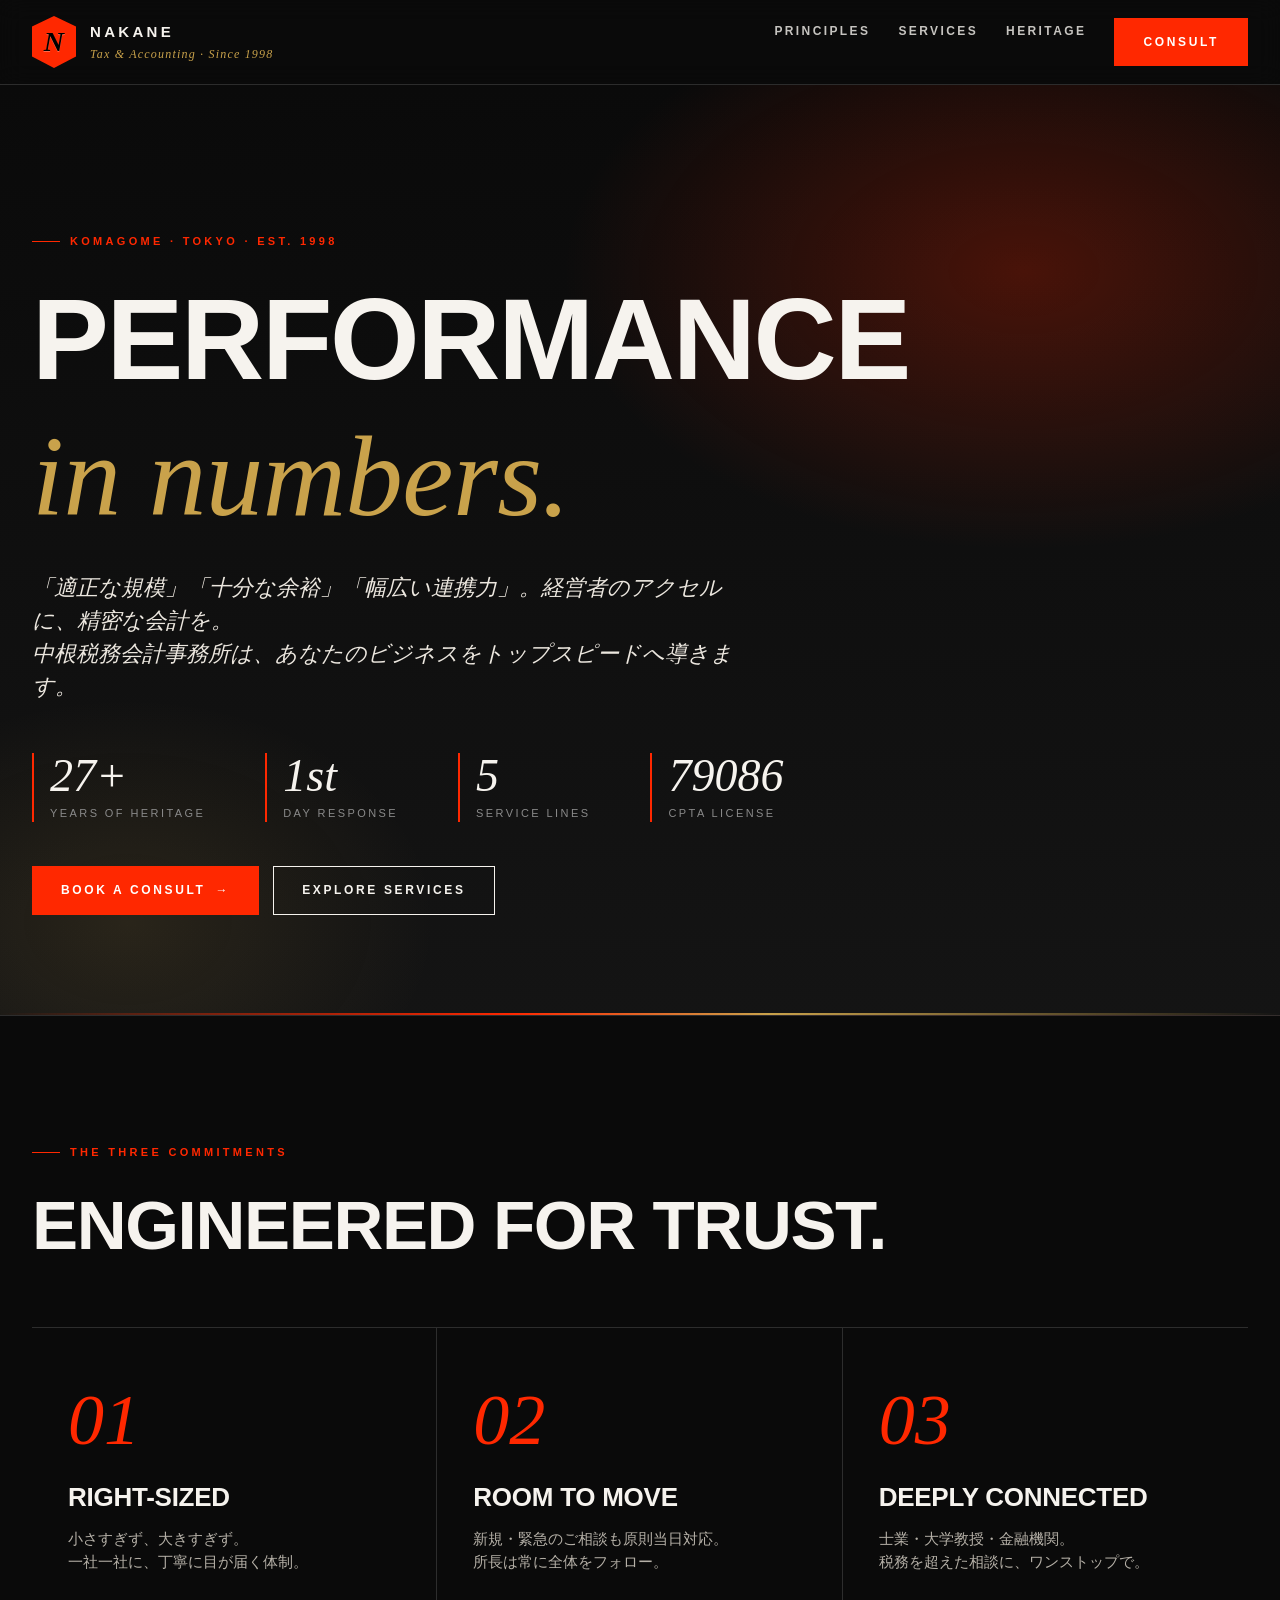
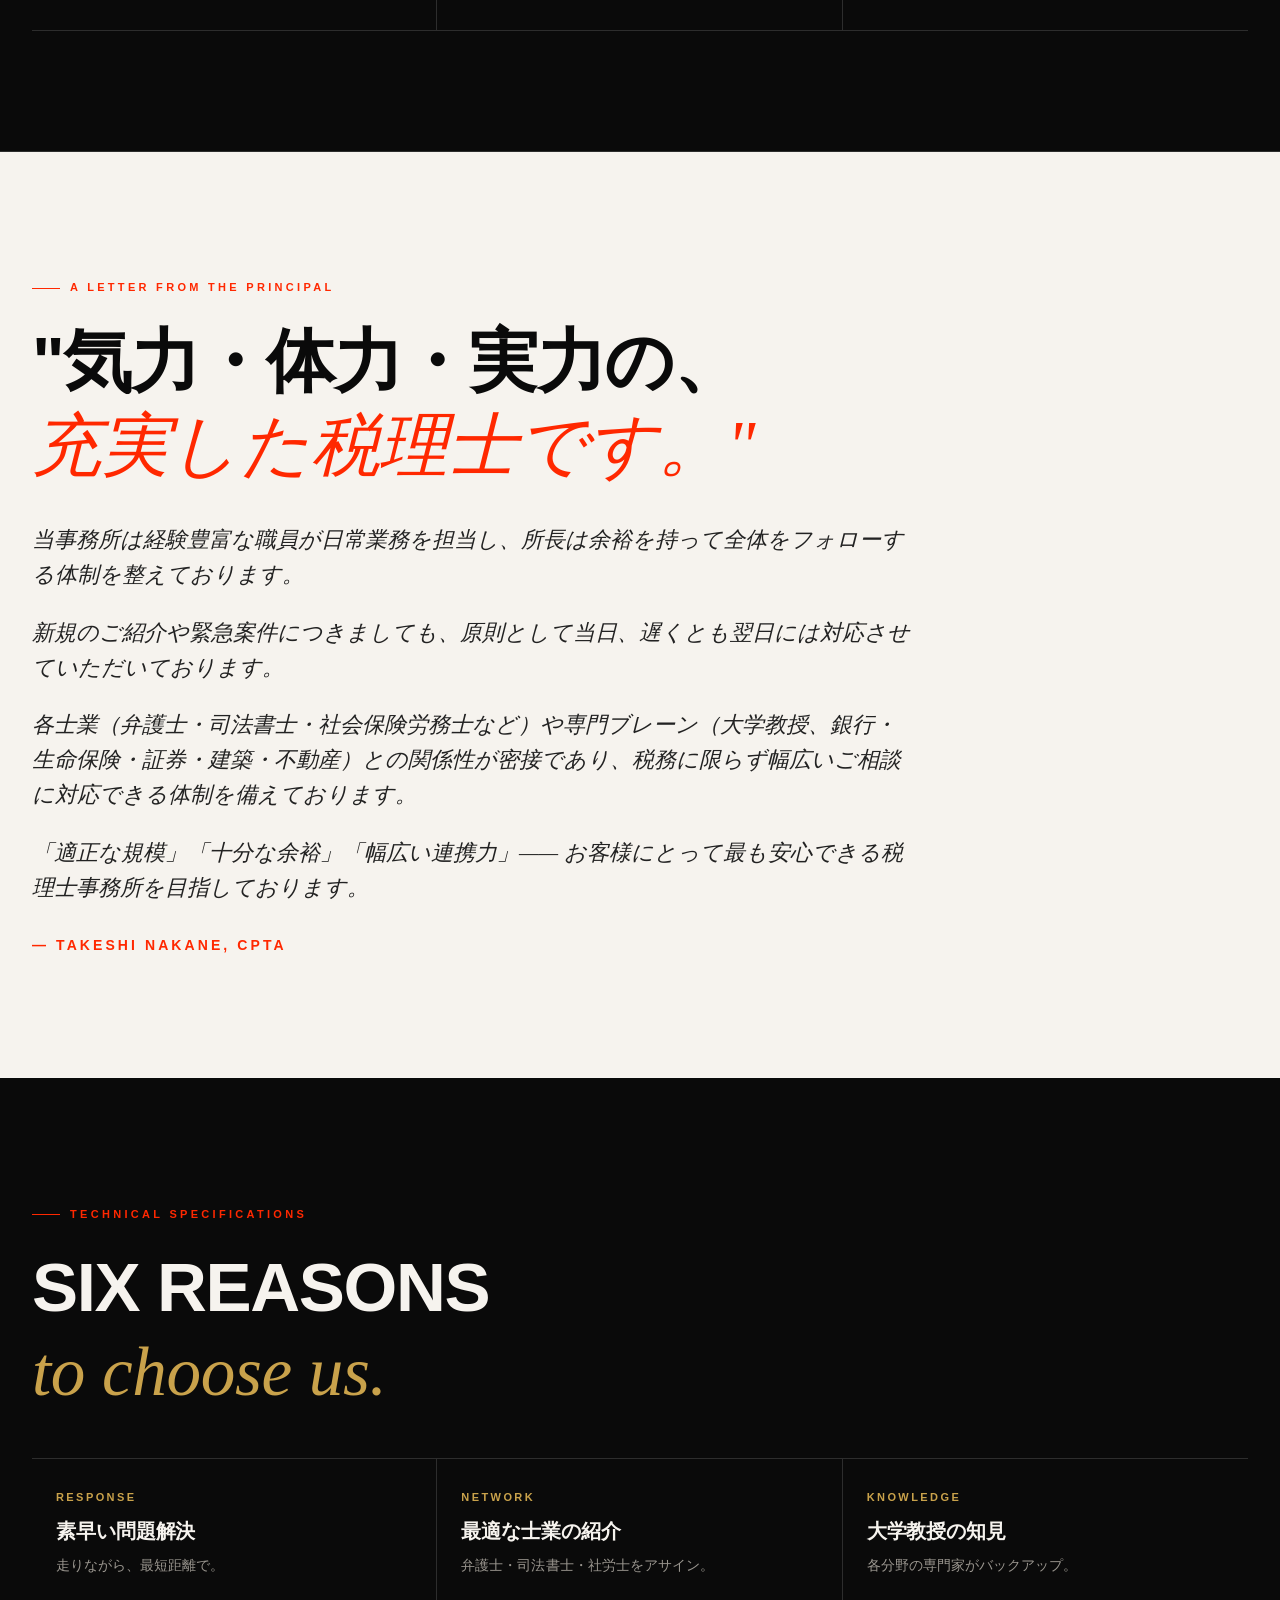
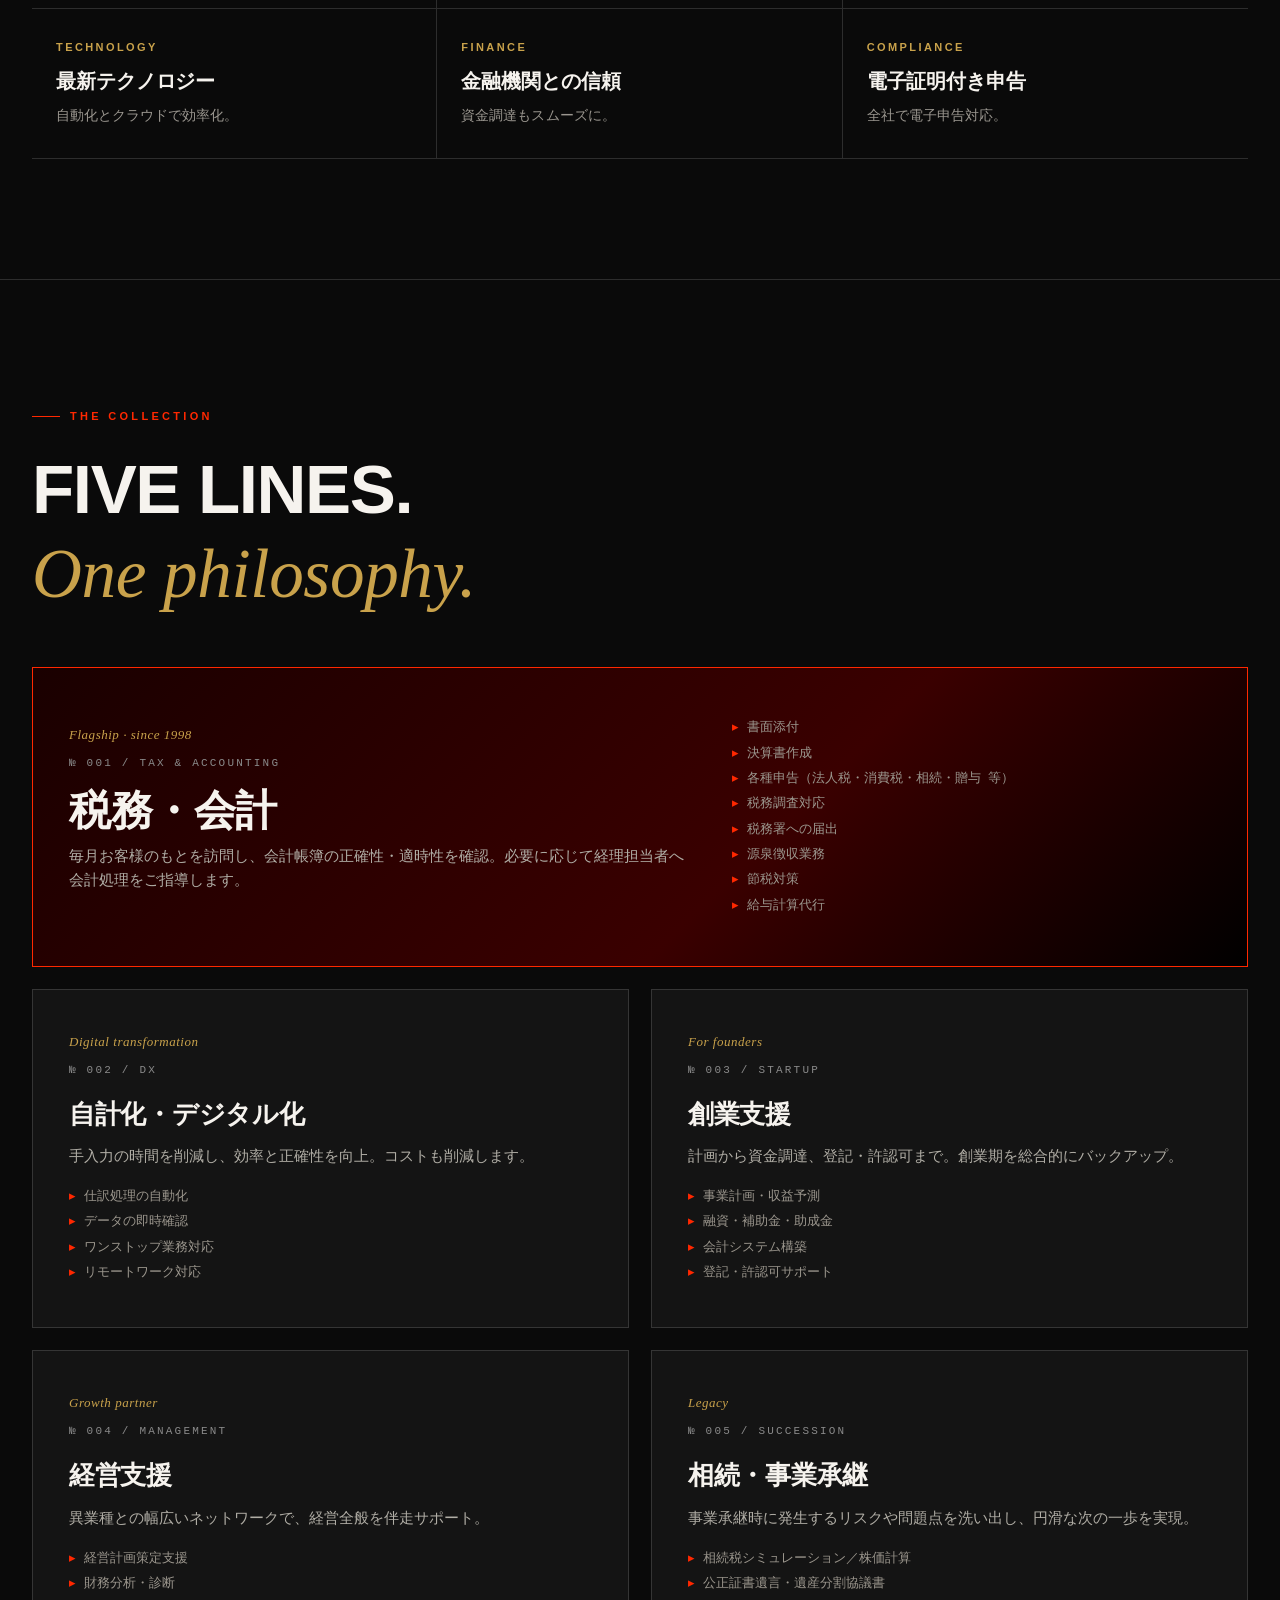
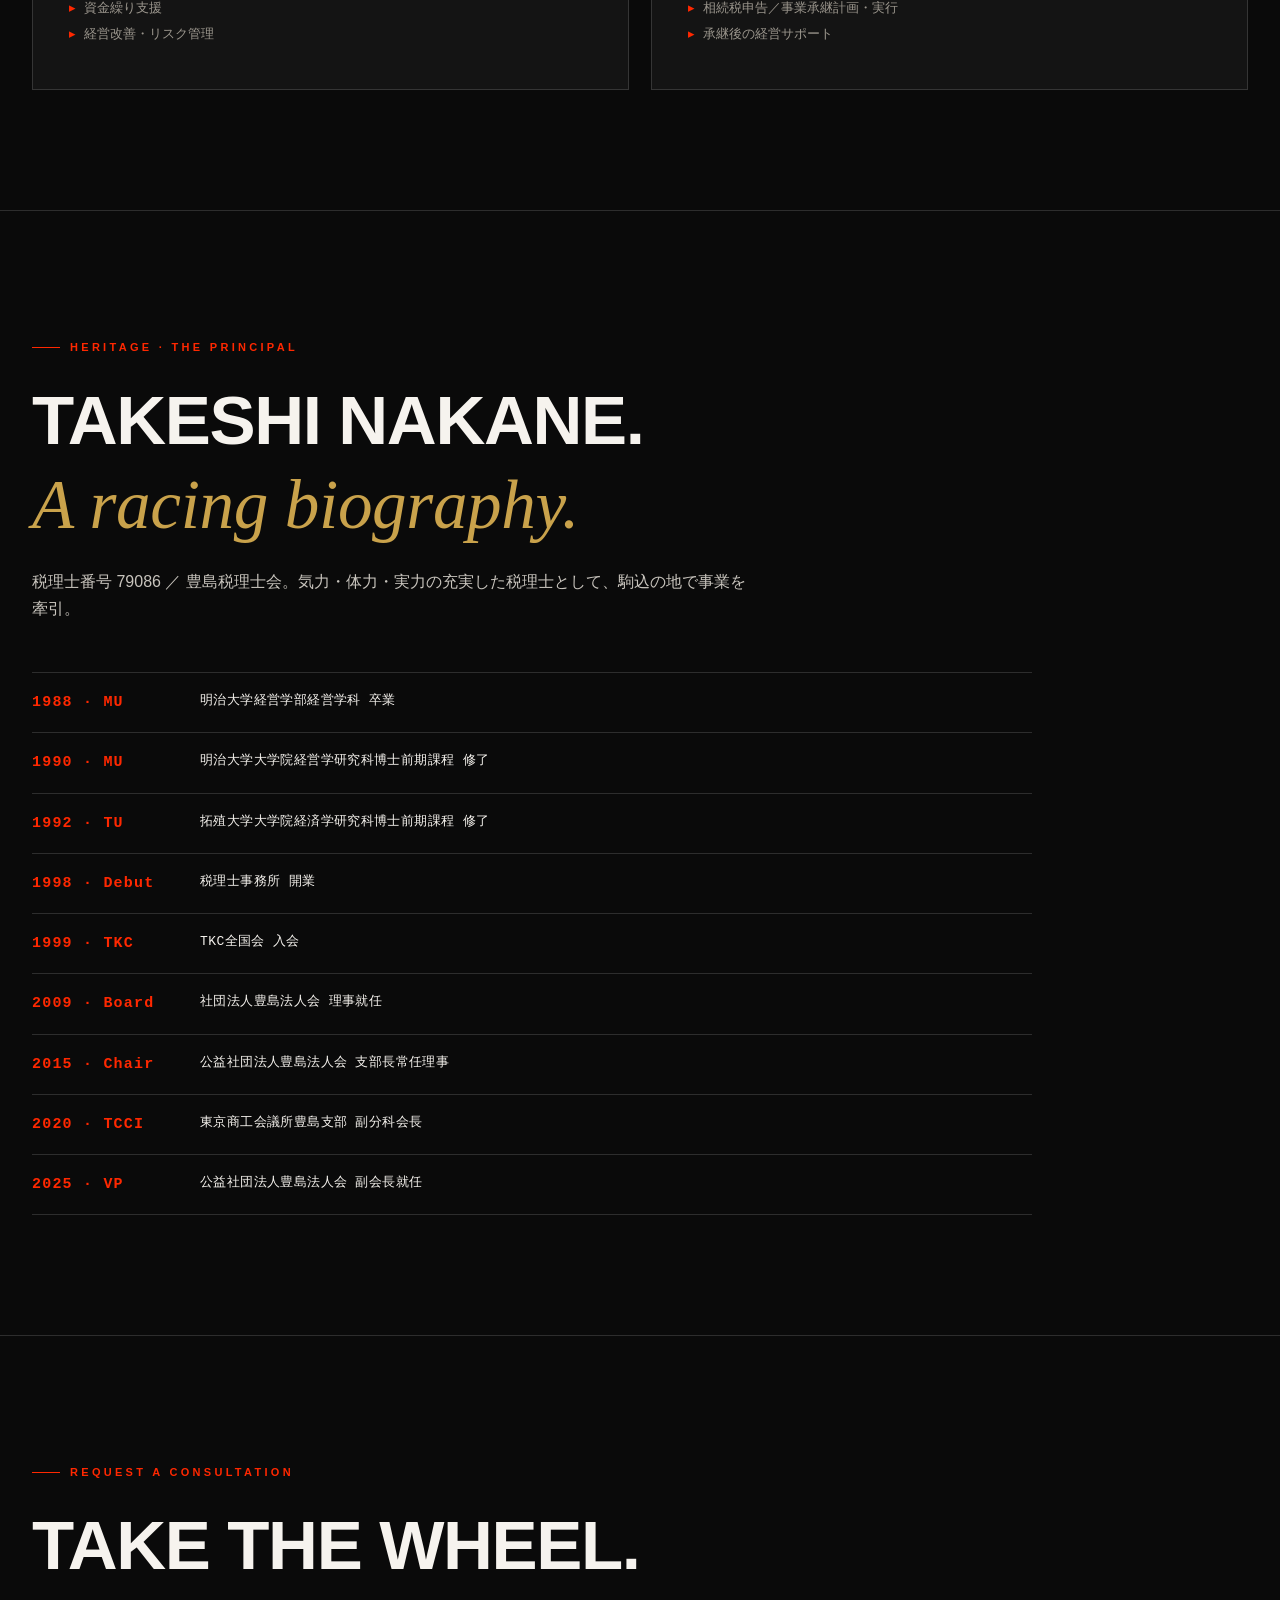
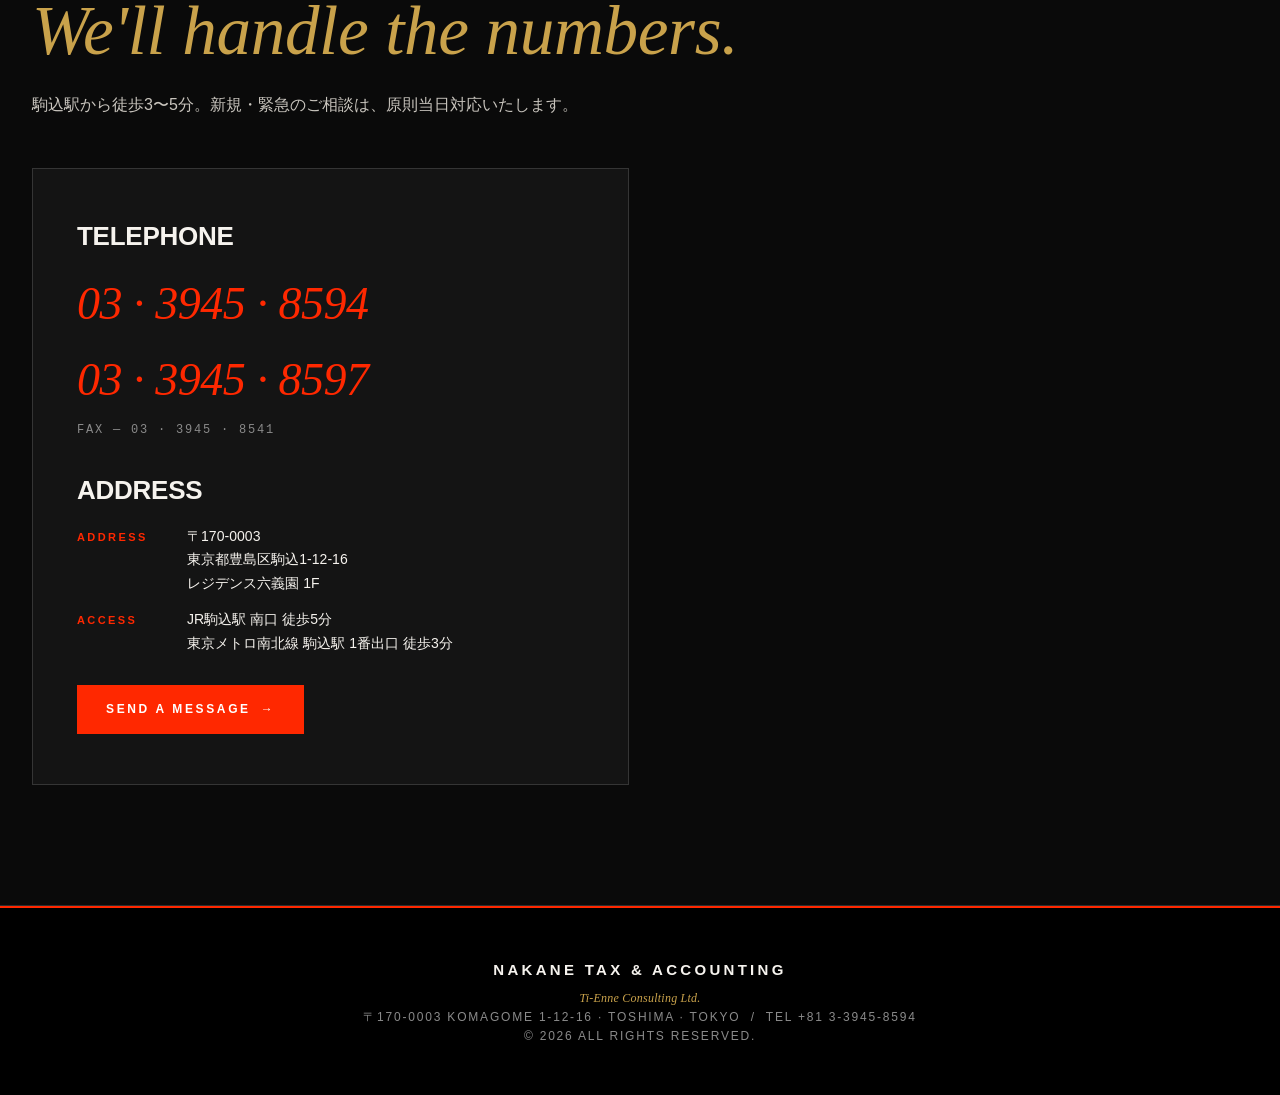
<file: ferrari.html>
<!doctype html>
<html lang="ja">
<head>
<meta charset="utf-8">
<meta name="viewport" content="width=device-width,initial-scale=1">
<title>Nakane Tax &amp; Accounting — Performance in Numbers.</title>
<link rel="stylesheet" href="ja-contracts.css">
<link rel="stylesheet" href="mobile-fixes.css">
<style>
  :root{
    --rosso:#ff2800;          /* rosso corsa */
    --rosso-deep:#c00000;
    --black:#0a0a0a;
    --carbon:#141414;
    --steel:#1d1d1d;
    --ivory:#f6f3ee;
    --sand:#ece7df;
    --gold:#c9a24b;
    --gray:#8a8a8a;
    --line:rgba(255,255,255,.14);
    --font-display:"Ferrari Sans","Neue Haas Grotesk Display","Helvetica Neue","Hiragino Sans","Yu Gothic","Noto Sans JP",sans-serif;
    --font-serif:"Playfair Display","Noto Serif JP","Yu Mincho",Georgia,serif;
    --font-mono:ui-monospace,"SF Mono","JetBrains Mono",monospace;
  }
  *{box-sizing:border-box;margin:0;padding:0}
  html{scroll-behavior:smooth}
  body{font-family:var(--font-display);background:var(--black);color:var(--ivory);font-size:16px;line-height:1.55;-webkit-font-smoothing:antialiased;letter-spacing:.002em}
  a{color:var(--ivory);text-decoration:none}
  img{display:block;max-width:100%}

  /* TOP BAR */
  nav{position:sticky;top:0;z-index:50;background:rgba(10,10,10,.9);backdrop-filter:blur(12px);border-bottom:1px solid var(--line)}
  .nav-in{max-width:1440px;margin:0 auto;padding:16px 32px;display:flex;align-items:center;justify-content:space-between}
  .shield{display:flex;align-items:center;gap:14px}
  .shield .badge{width:44px;height:52px;background:var(--rosso);clip-path:polygon(50% 0,100% 20%,100% 78%,50% 100%,0 78%,0 20%);display:grid;place-items:center;color:#fff2;font-weight:900;font-size:22px;font-style:italic;position:relative}
  .shield .badge::after{content:"N";position:absolute;inset:0;display:grid;place-items:center;color:#000;font-family:var(--font-serif);font-weight:900;font-style:italic;font-size:28px;text-shadow:0 1px 0 rgba(255,255,255,.3)}
  .shield .name{font-weight:800;font-size:15px;letter-spacing:.22em;text-transform:uppercase}
  .shield .sub{font-family:var(--font-serif);font-style:italic;font-size:12px;color:var(--gold);letter-spacing:.1em;margin-top:2px}
  nav ul{list-style:none;display:flex;gap:28px}
  nav a.l{color:var(--ivory);font-weight:600;font-size:12px;letter-spacing:.2em;text-transform:uppercase;opacity:.8;transition:opacity .2s}
  nav a.l:hover{opacity:1;color:var(--rosso)}

  .btn{display:inline-flex;align-items:center;gap:10px;padding:14px 28px;font-weight:700;font-size:12px;letter-spacing:.22em;text-transform:uppercase;cursor:pointer;border:1px solid var(--ivory);background:transparent;color:var(--ivory);transition:all .25s}
  .btn:hover{background:var(--ivory);color:var(--black);text-decoration:none}
  .btn.rosso{background:var(--rosso);border-color:var(--rosso);color:#fff}
  .btn.rosso:hover{background:var(--rosso-deep);border-color:var(--rosso-deep);color:#fff}
  .btn .arr{transition:transform .25s}
  .btn:hover .arr{transform:translateX(4px)}

  section{padding:120px 32px;border-bottom:1px solid var(--line);position:relative}
  .wrap{max-width:1440px;margin:0 auto}

  .eyebrow{display:inline-flex;align-items:center;gap:10px;font-size:11px;letter-spacing:.3em;text-transform:uppercase;color:var(--rosso);font-weight:700;margin-bottom:22px}
  .eyebrow::before{content:"";width:28px;height:1px;background:var(--rosso)}
  h1,h2,h3{font-weight:900;letter-spacing:-.02em;color:var(--ivory);line-height:1}
  h1{font-size:clamp(56px,9vw,140px);text-transform:uppercase}
  h2{font-size:clamp(38px,5.4vw,84px);text-transform:uppercase;line-height:1.02}
  h3{font-size:26px;text-transform:uppercase;line-height:1.1;letter-spacing:-.01em}
  .serif{font-family:var(--font-serif);font-style:italic;font-weight:400;text-transform:none;letter-spacing:-.005em;color:var(--gold)}
  p.lede{font-family:var(--font-serif);font-style:italic;font-size:22px;line-height:1.5;color:var(--sand);max-width:720px;margin-top:26px}
  p.body{font-size:16px;color:#c8c4bd;line-height:1.7}

  /* HERO */
  .hero{padding:140px 32px 100px;background:
    radial-gradient(60% 50% at 80% 20%,rgba(255,40,0,.25),transparent 60%),
    radial-gradient(40% 40% at 10% 90%,rgba(201,162,75,.12),transparent 60%),
    linear-gradient(180deg,#0a0a0a 0%,#141414 100%);
    overflow:hidden}
  .hero::before{content:"";position:absolute;inset:auto 0 0 0;height:2px;background:linear-gradient(90deg,transparent 0%,var(--rosso) 40%,var(--gold) 60%,transparent 100%)}
  .hero .stat-row{display:flex;gap:60px;margin-top:50px;flex-wrap:wrap}
  .stat{border-left:2px solid var(--rosso);padding-left:16px}
  .stat .n{font-family:var(--font-serif);font-style:italic;font-size:46px;color:var(--ivory);line-height:1}
  .stat .l{font-size:11px;letter-spacing:.22em;text-transform:uppercase;color:var(--gray);margin-top:6px}
  .hero .cta{display:flex;gap:14px;margin-top:44px;flex-wrap:wrap}

  /* PRINCIPLES */
  .p-grid{display:grid;grid-template-columns:repeat(3,1fr);margin-top:60px;border-top:1px solid var(--line);border-bottom:1px solid var(--line)}
  .p-item{padding:56px 36px;border-right:1px solid var(--line);position:relative;transition:background .3s}
  .p-item:last-child{border-right:0}
  .p-item:hover{background:rgba(255,40,0,.04)}
  .p-item .nn{font-family:var(--font-serif);font-style:italic;font-size:72px;color:var(--rosso);line-height:1;margin-bottom:24px}
  .p-item h3{margin-bottom:12px}
  .p-item p{color:#b5b0a7;font-size:15px}
  @media (max-width:880px){.p-grid{grid-template-columns:1fr}.p-item{border-right:0;border-bottom:1px solid var(--line)}}

  /* GREETING — light luxe */
  .light{background:var(--ivory);color:var(--black)}
  .light h2{color:var(--black)}
  .light .eyebrow{color:var(--rosso)}
  .light p.body{color:#333}
  .greet{max-width:880px;margin-top:34px}
  .greet p{font-family:var(--font-serif);font-style:italic;font-size:22px;line-height:1.6;color:#222;margin-bottom:1em}
  .sign{display:block;margin-top:30px;font-family:var(--font-display);font-weight:800;font-size:14px;letter-spacing:.22em;text-transform:uppercase;color:var(--rosso)}

  /* FEATURES / specs */
  .specs{display:grid;grid-template-columns:repeat(3,1fr);gap:0;margin-top:44px;border-top:1px solid var(--line)}
  .spec{padding:30px 24px;border-right:1px solid var(--line);border-bottom:1px solid var(--line)}
  .spec:nth-child(3n){border-right:0}
  .spec .label{font-size:11px;letter-spacing:.22em;text-transform:uppercase;color:var(--gold);font-weight:700;margin-bottom:10px}
  .spec b{display:block;font-size:20px;font-weight:800;color:var(--ivory);letter-spacing:-.005em;margin-bottom:6px}
  .spec span{color:#9a968f;font-size:14px}
  @media (max-width:820px){.specs{grid-template-columns:1fr}.spec{border-right:0}}

  /* SERVICES — card gallery */
  .cars{display:grid;grid-template-columns:repeat(12,1fr);gap:22px;margin-top:50px}
  .car{background:var(--carbon);border:1px solid var(--line);padding:42px 36px;position:relative;overflow:hidden;transition:transform .3s,border-color .3s}
  .car:hover{transform:translateY(-4px);border-color:var(--rosso)}
  .car::before{content:"";position:absolute;top:0;left:0;width:4px;height:0;background:var(--rosso);transition:height .3s}
  .car:hover::before{height:100%}
  .car .tag{font-family:var(--font-serif);font-style:italic;font-size:13px;color:var(--gold);letter-spacing:.04em;margin-bottom:10px}
  .car .code{font-family:var(--font-mono);font-size:11px;letter-spacing:.2em;color:var(--gray);margin-bottom:18px;text-transform:uppercase}
  .car h3{margin-bottom:12px}
  .car p{color:#b0ada5;font-size:15px;margin-bottom:16px;line-height:1.6}
  .car ul{list-style:none;font-size:13px;color:#9b968d;line-height:1.95;font-family:var(--font-mono);letter-spacing:.02em}
  .car ul li::before{content:"▸ ";color:var(--rosso)}
  .car.hero{grid-column:span 12;background:linear-gradient(135deg,#1a0000 0%,#3a0000 60%,#000 100%);border-color:var(--rosso);min-height:300px;display:grid;grid-template-columns:1.3fr 1fr;gap:40px;align-items:center}
  .car.hero h3{font-size:42px;line-height:1}
  .car.mid{grid-column:span 6}
  .car.sm{grid-column:span 4}
  .car.full{grid-column:span 12}
  @media (max-width:980px){.car.hero{grid-template-columns:1fr}.car.hero,.car.mid,.car.sm,.car.full{grid-column:span 12}}

  /* TIMELINE — racing grid */
  .tl{margin-top:50px;max-width:1000px;font-family:var(--font-mono);font-size:13px;letter-spacing:.03em}
  .tl .row{display:grid;grid-template-columns:140px 1fr;gap:28px;padding:18px 0;border-top:1px solid var(--line)}
  .tl .row:last-child{border-bottom:1px solid var(--line)}
  .tl .y{color:var(--rosso);font-weight:800;font-size:15px;letter-spacing:.08em}
  .tl .t{color:var(--ivory);text-transform:uppercase}

  /* CONTACT */
  .c-grid{display:grid;grid-template-columns:1fr 1fr;gap:22px;margin-top:50px}
  .c-card{background:var(--carbon);border:1px solid var(--line);padding:50px 44px}
  .c-card h3{margin-bottom:14px}
  .tel{display:block;font-family:var(--font-serif);font-style:italic;font-size:46px;color:var(--rosso);margin:4px 0;letter-spacing:-.01em}
  .tel:hover{text-decoration:none;color:var(--gold)}
  .kv{display:grid;grid-template-columns:90px 1fr;gap:12px 20px;margin-top:16px;font-size:14px;color:#b0ada5;line-height:1.7}
  .kv dt{font-size:11px;letter-spacing:.22em;text-transform:uppercase;color:var(--rosso);padding-top:3px;font-weight:700}
  .map{width:100%;height:100%;min-height:440px;border:0;filter:grayscale(1) invert(.92) contrast(.85)}
  @media (max-width:880px){.c-grid{grid-template-columns:1fr}.map{min-height:260px}}

  footer{background:#000;padding:50px 32px;text-align:center;color:var(--gray);font-size:12px;letter-spacing:.15em;text-transform:uppercase;font-weight:500;border-top:2px solid var(--rosso)}
  footer strong{display:block;color:var(--ivory);font-family:var(--font-display);font-size:15px;margin-bottom:8px;letter-spacing:.22em}
  footer em{font-family:var(--font-serif);font-style:italic;color:var(--gold);text-transform:none;letter-spacing:.02em;font-weight:400}

  .reveal{opacity:0;transform:translateY(28px);transition:.9s cubic-bezier(.2,.8,.2,1)}
  .reveal.in{opacity:1;transform:none}
</style>
</head>
<body>

<nav>
  <div class="nav-in">
    <div class="shield">
      <div class="badge" aria-hidden="true"></div>
      <div>
        <div class="name">Nakane</div>
        <div class="sub">Tax &amp; Accounting · Since 1998</div>
      </div>
    </div>
    <ul>
      <li><a class="l" href="#principles">Principles</a></li>
      <li><a class="l" href="#services">Services</a></li>
      <li><a class="l" href="#office">Heritage</a></li>
      <li><a class="btn rosso" href="#contact">Consult</a></li>
    </ul>
  </div>
</nav>

<!-- HERO -->
<section class="hero">
  <div class="wrap">
    <div class="eyebrow">Komagome · Tokyo · Est. 1998</div>
    <h1>Performance<br><span class="serif">in numbers.</span></h1>
    <p class="lede">「適正な規模」「十分な余裕」「幅広い連携力」。経営者のアクセルに、精密な会計を。<br>中根税務会計事務所は、あなたのビジネスをトップスピードへ導きます。</p>
    <div class="stat-row">
      <div class="stat"><div class="n">27+</div><div class="l">Years of Heritage</div></div>
      <div class="stat"><div class="n">1st</div><div class="l">Day Response</div></div>
      <div class="stat"><div class="n">5</div><div class="l">Service Lines</div></div>
      <div class="stat"><div class="n">79086</div><div class="l">CPTA License</div></div>
    </div>
    <div class="cta">
      <a class="btn rosso" href="#contact">Book a consult <span class="arr">→</span></a>
      <a class="btn" href="#services">Explore services</a>
    </div>
  </div>
</section>

<!-- PRINCIPLES -->
<section id="principles">
  <div class="wrap">
    <div class="eyebrow">The Three Commitments</div>
    <h2>Engineered for trust.</h2>
    <div class="p-grid">
      <div class="p-item reveal"><div class="nn">01</div><h3>Right-sized</h3><p>小さすぎず、大きすぎず。<br>一社一社に、丁寧に目が届く体制。</p></div>
      <div class="p-item reveal"><div class="nn">02</div><h3>Room to move</h3><p>新規・緊急のご相談も原則当日対応。<br>所長は常に全体をフォロー。</p></div>
      <div class="p-item reveal"><div class="nn">03</div><h3>Deeply connected</h3><p>士業・大学教授・金融機関。<br>税務を超えた相談に、ワンストップで。</p></div>
    </div>
  </div>
</section>

<!-- GREETING -->
<section class="light" id="greeting">
  <div class="wrap">
    <div class="eyebrow">A Letter from the Principal</div>
    <h2>"気力・体力・実力の、<br><span class="serif" style="color:var(--rosso)">充実した税理士です。"</span></h2>
    <div class="greet reveal">
      <p>当事務所は経験豊富な職員が日常業務を担当し、所長は余裕を持って全体をフォローする体制を整えております。</p>
      <p>新規のご紹介や緊急案件につきましても、原則として当日、遅くとも翌日には対応させていただいております。</p>
      <p>各士業（弁護士・司法書士・社会保険労務士など）や専門ブレーン（大学教授、銀行・生命保険・証券・建築・不動産）との関係性が密接であり、税務に限らず幅広いご相談に対応できる体制を備えております。</p>
      <p>「適正な規模」「十分な余裕」「幅広い連携力」—— お客様にとって最も安心できる税理士事務所を目指しております。</p>
      <span class="sign">— Takeshi Nakane, CPTA</span>
    </div>
  </div>
</section>

<!-- SPECS -->
<section>
  <div class="wrap">
    <div class="eyebrow">Technical Specifications</div>
    <h2>Six reasons<br><span class="serif">to choose us.</span></h2>
    <div class="specs">
      <div class="spec"><div class="label">Response</div><b>素早い問題解決</b><span>走りながら、最短距離で。</span></div>
      <div class="spec"><div class="label">Network</div><b>最適な士業の紹介</b><span>弁護士・司法書士・社労士をアサイン。</span></div>
      <div class="spec"><div class="label">Knowledge</div><b>大学教授の知見</b><span>各分野の専門家がバックアップ。</span></div>
      <div class="spec"><div class="label">Technology</div><b>最新テクノロジー</b><span>自動化とクラウドで効率化。</span></div>
      <div class="spec"><div class="label">Finance</div><b>金融機関との信頼</b><span>資金調達もスムーズに。</span></div>
      <div class="spec"><div class="label">Compliance</div><b>電子証明付き申告</b><span>全社で電子申告対応。</span></div>
    </div>
  </div>
</section>

<!-- SERVICES -->
<section id="services">
  <div class="wrap">
    <div class="eyebrow">The Collection</div>
    <h2>Five lines.<br><span class="serif">One philosophy.</span></h2>
    <div class="cars">
      <div class="car hero reveal">
        <div>
          <div class="tag">Flagship · since 1998</div>
          <div class="code">№ 001 / Tax &amp; Accounting</div>
          <h3>税務・会計</h3>
          <p>毎月お客様のもとを訪問し、会計帳簿の正確性・適時性を確認。必要に応じて経理担当者へ会計処理をご指導します。</p>
        </div>
        <ul>
          <li>書面添付</li><li>決算書作成</li><li>各種申告（法人税・消費税・相続・贈与 等）</li><li>税務調査対応</li><li>税務署への届出</li><li>源泉徴収業務</li><li>節税対策</li><li>給与計算代行</li>
        </ul>
      </div>
      <div class="car mid reveal">
        <div class="tag">Digital transformation</div>
        <div class="code">№ 002 / DX</div>
        <h3>自計化・デジタル化</h3>
        <p>手入力の時間を削減し、効率と正確性を向上。コストも削減します。</p>
        <ul><li>仕訳処理の自動化</li><li>データの即時確認</li><li>ワンストップ業務対応</li><li>リモートワーク対応</li></ul>
      </div>
      <div class="car mid reveal">
        <div class="tag">For founders</div>
        <div class="code">№ 003 / Startup</div>
        <h3>創業支援</h3>
        <p>計画から資金調達、登記・許認可まで。創業期を総合的にバックアップ。</p>
        <ul><li>事業計画・収益予測</li><li>融資・補助金・助成金</li><li>会計システム構築</li><li>登記・許認可サポート</li></ul>
      </div>
      <div class="car mid reveal">
        <div class="tag">Growth partner</div>
        <div class="code">№ 004 / Management</div>
        <h3>経営支援</h3>
        <p>異業種との幅広いネットワークで、経営全般を伴走サポート。</p>
        <ul><li>経営計画策定支援</li><li>財務分析・診断</li><li>資金繰り支援</li><li>経営改善・リスク管理</li></ul>
      </div>
      <div class="car mid reveal">
        <div class="tag">Legacy</div>
        <div class="code">№ 005 / Succession</div>
        <h3>相続・事業承継</h3>
        <p>事業承継時に発生するリスクや問題点を洗い出し、円滑な次の一歩を実現。</p>
        <ul><li>相続税シミュレーション／株価計算</li><li>公正証書遺言・遺産分割協議書</li><li>相続税申告／事業承継計画・実行</li><li>承継後の経営サポート</li></ul>
      </div>
    </div>
  </div>
</section>

<!-- HERITAGE / TIMELINE -->
<section id="office">
  <div class="wrap">
    <div class="eyebrow">Heritage · The Principal</div>
    <h2>Takeshi Nakane.<br><span class="serif">A racing biography.</span></h2>
    <p class="body" style="margin-top:20px;max-width:720px">税理士番号 79086 ／ 豊島税理士会。気力・体力・実力の充実した税理士として、駒込の地で事業を牽引。</p>
    <div class="tl reveal">
      <div class="row"><div class="y">1988 · MU</div><div class="t">明治大学経営学部経営学科 卒業</div></div>
      <div class="row"><div class="y">1990 · MU</div><div class="t">明治大学大学院経営学研究科博士前期課程 修了</div></div>
      <div class="row"><div class="y">1992 · TU</div><div class="t">拓殖大学大学院経済学研究科博士前期課程 修了</div></div>
      <div class="row"><div class="y">1998 · Debut</div><div class="t">税理士事務所 開業</div></div>
      <div class="row"><div class="y">1999 · TKC</div><div class="t">TKC全国会 入会</div></div>
      <div class="row"><div class="y">2009 · Board</div><div class="t">社団法人豊島法人会 理事就任</div></div>
      <div class="row"><div class="y">2015 · Chair</div><div class="t">公益社団法人豊島法人会 支部長常任理事</div></div>
      <div class="row"><div class="y">2020 · TCCI</div><div class="t">東京商工会議所豊島支部 副分科会長</div></div>
      <div class="row"><div class="y">2025 · VP</div><div class="t">公益社団法人豊島法人会 副会長就任</div></div>
    </div>
  </div>
</section>

<!-- CONTACT -->
<section id="contact">
  <div class="wrap">
    <div class="eyebrow">Request a Consultation</div>
    <h2>Take the wheel.<br><span class="serif">We'll handle the numbers.</span></h2>
    <p class="body" style="margin-top:18px;max-width:720px">駒込駅から徒歩3〜5分。新規・緊急のご相談は、原則当日対応いたします。</p>
    <div class="c-grid">
      <div class="c-card reveal">
        <h3>Telephone</h3>
        <a class="tel" href="tel:+81339458594">03 · 3945 · 8594</a>
        <a class="tel" href="tel:+81339458597">03 · 3945 · 8597</a>
        <div style="font-family:var(--font-mono);font-size:12px;color:var(--gray);margin-top:6px;letter-spacing:.15em;text-transform:uppercase">Fax — 03 · 3945 · 8541</div>
        <h3 style="margin-top:34px">Address</h3>
        <dl class="kv">
          <dt>Address</dt><dd style="color:var(--ivory)">〒170-0003<br>東京都豊島区駒込1-12-16<br>レジデンス六義園 1F</dd>
          <dt>Access</dt><dd style="color:var(--ivory)">JR駒込駅 南口 徒歩5分<br>東京メトロ南北線 駒込駅 1番出口 徒歩3分</dd>
        </dl>
        <div style="margin-top:30px"><a class="btn rosso" href="mailto:info@nakanekaikei.co.jp">Send a message <span class="arr">→</span></a></div>
      </div>
      <iframe class="map reveal" loading="lazy" src="https://maps.google.com/maps?q=%E6%9D%B1%E4%BA%AC%E9%83%BD%E8%B1%8A%E5%B3%B6%E5%8C%BA%E9%A7%92%E8%BE%BC1-12-16&hl=ja&z=16&output=embed"></iframe>
    </div>
  </div>
</section>

<footer>
  <strong>Nakane Tax &amp; Accounting</strong>
  <em>Ti-Enne Consulting Ltd.</em><br>
  〒170-0003 Komagome 1-12-16 · Toshima · Tokyo &nbsp;/&nbsp; Tel +81 3-3945-8594<br>
  © <span id="y"></span> All rights reserved.
</footer>

<script>
  document.getElementById('y').textContent=new Date().getFullYear();
  const io=new IntersectionObserver(es=>es.forEach(e=>{if(e.isIntersecting){e.target.classList.add('in');io.unobserve(e.target)}}),{threshold:.12});
  document.querySelectorAll('.reveal').forEach(el=>io.observe(el));
</script>
</body>
</html>
</file>
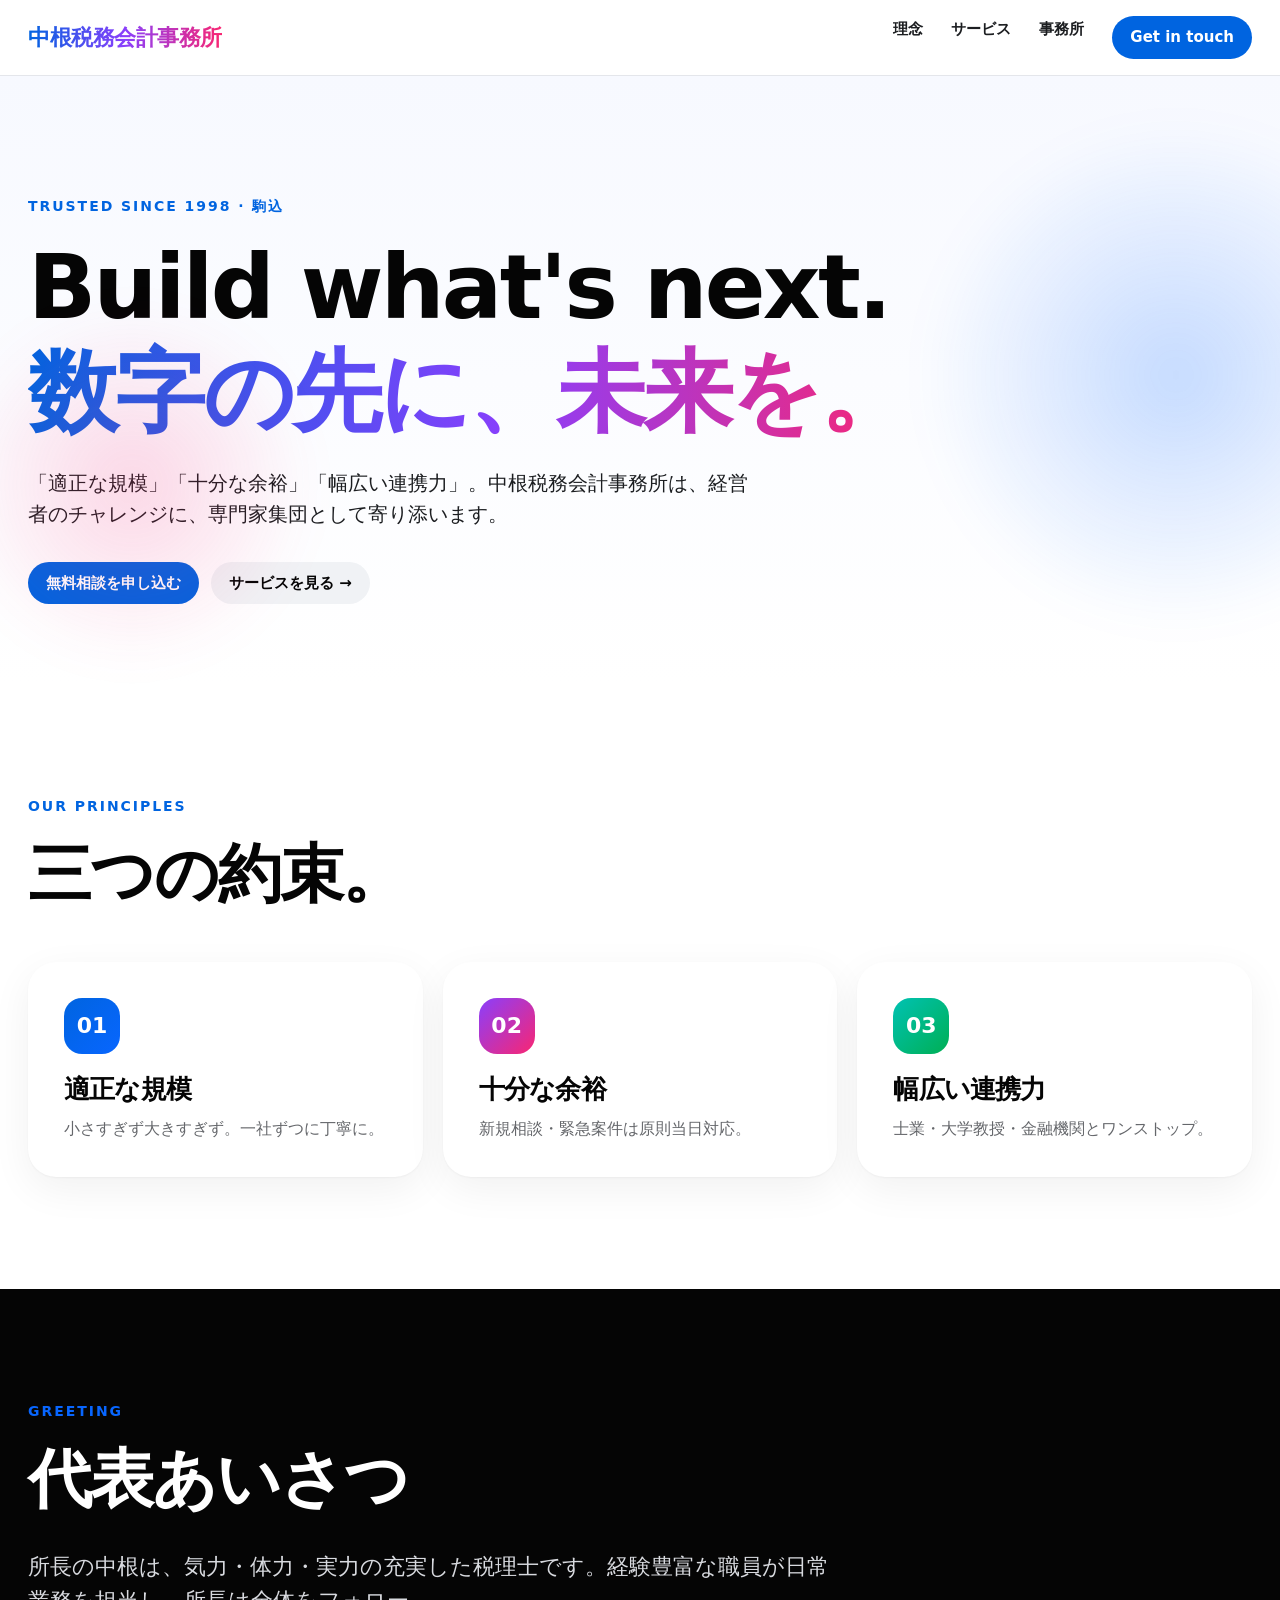
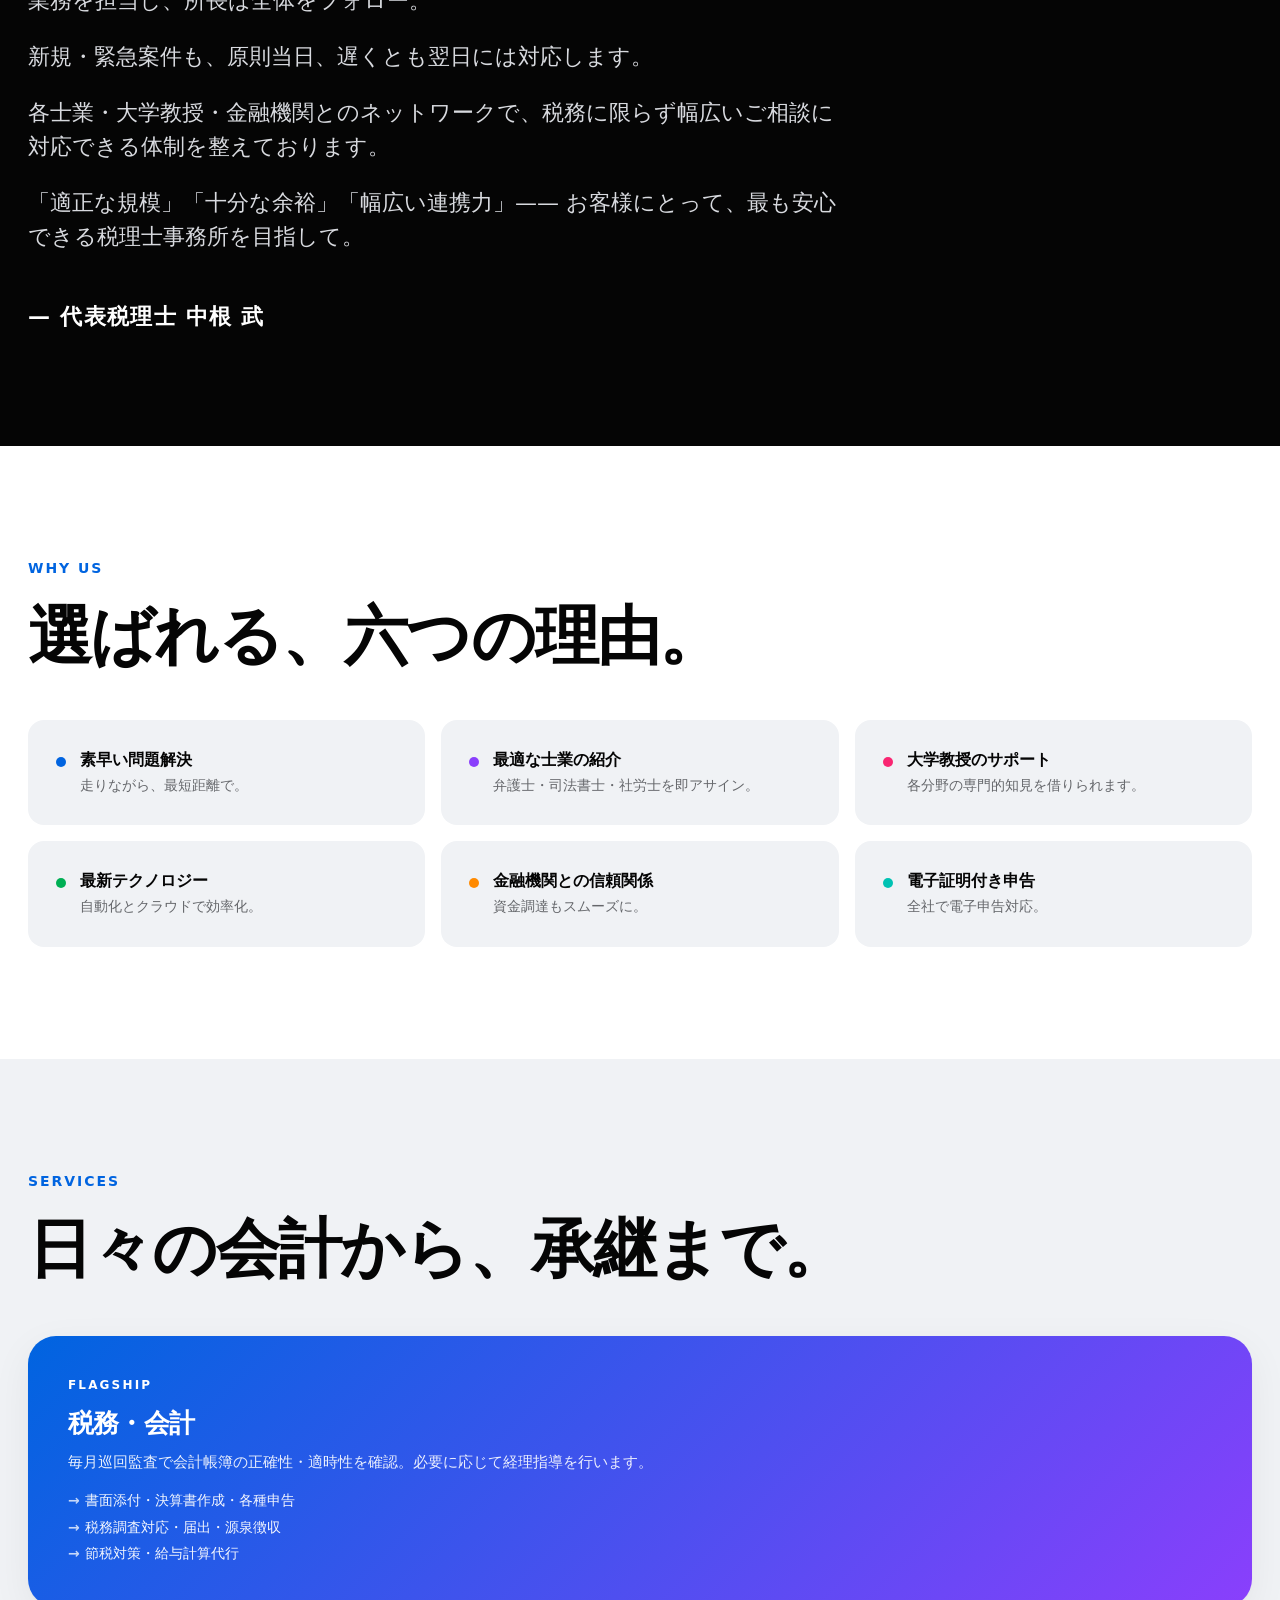
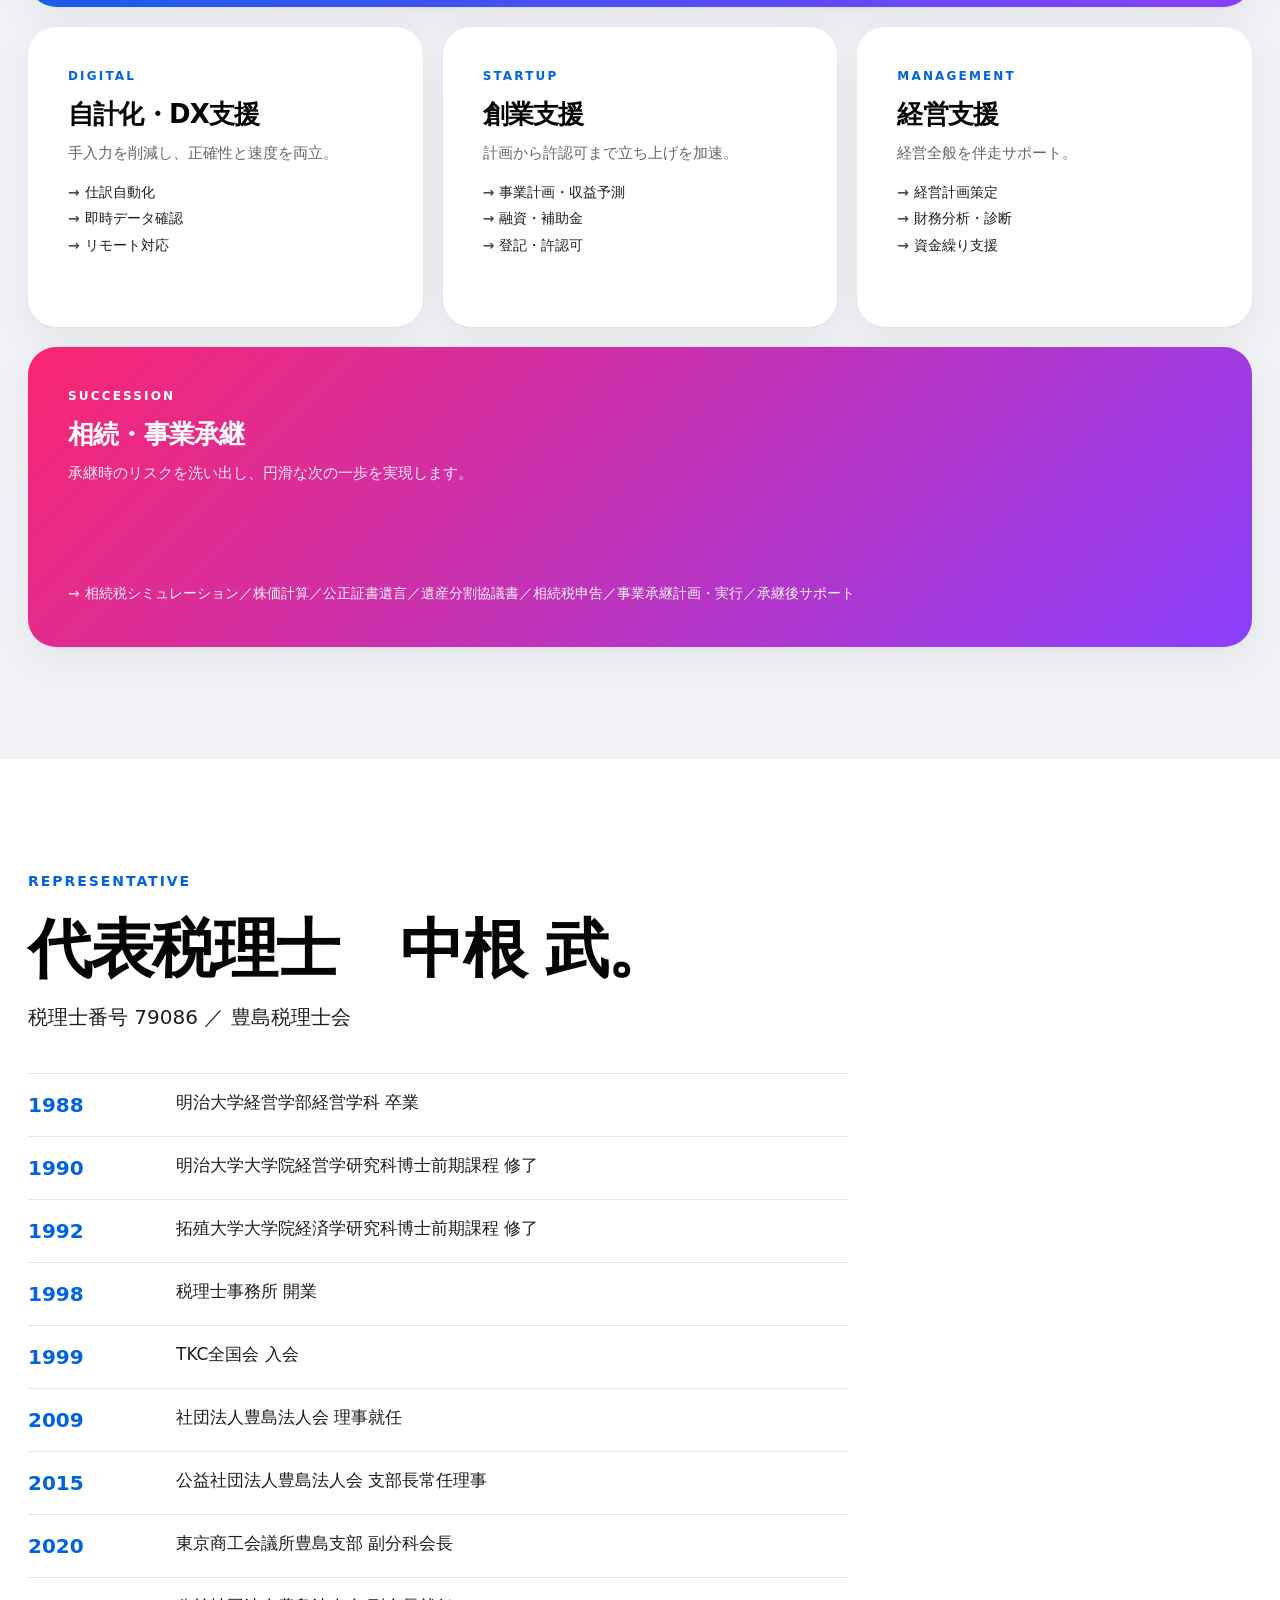
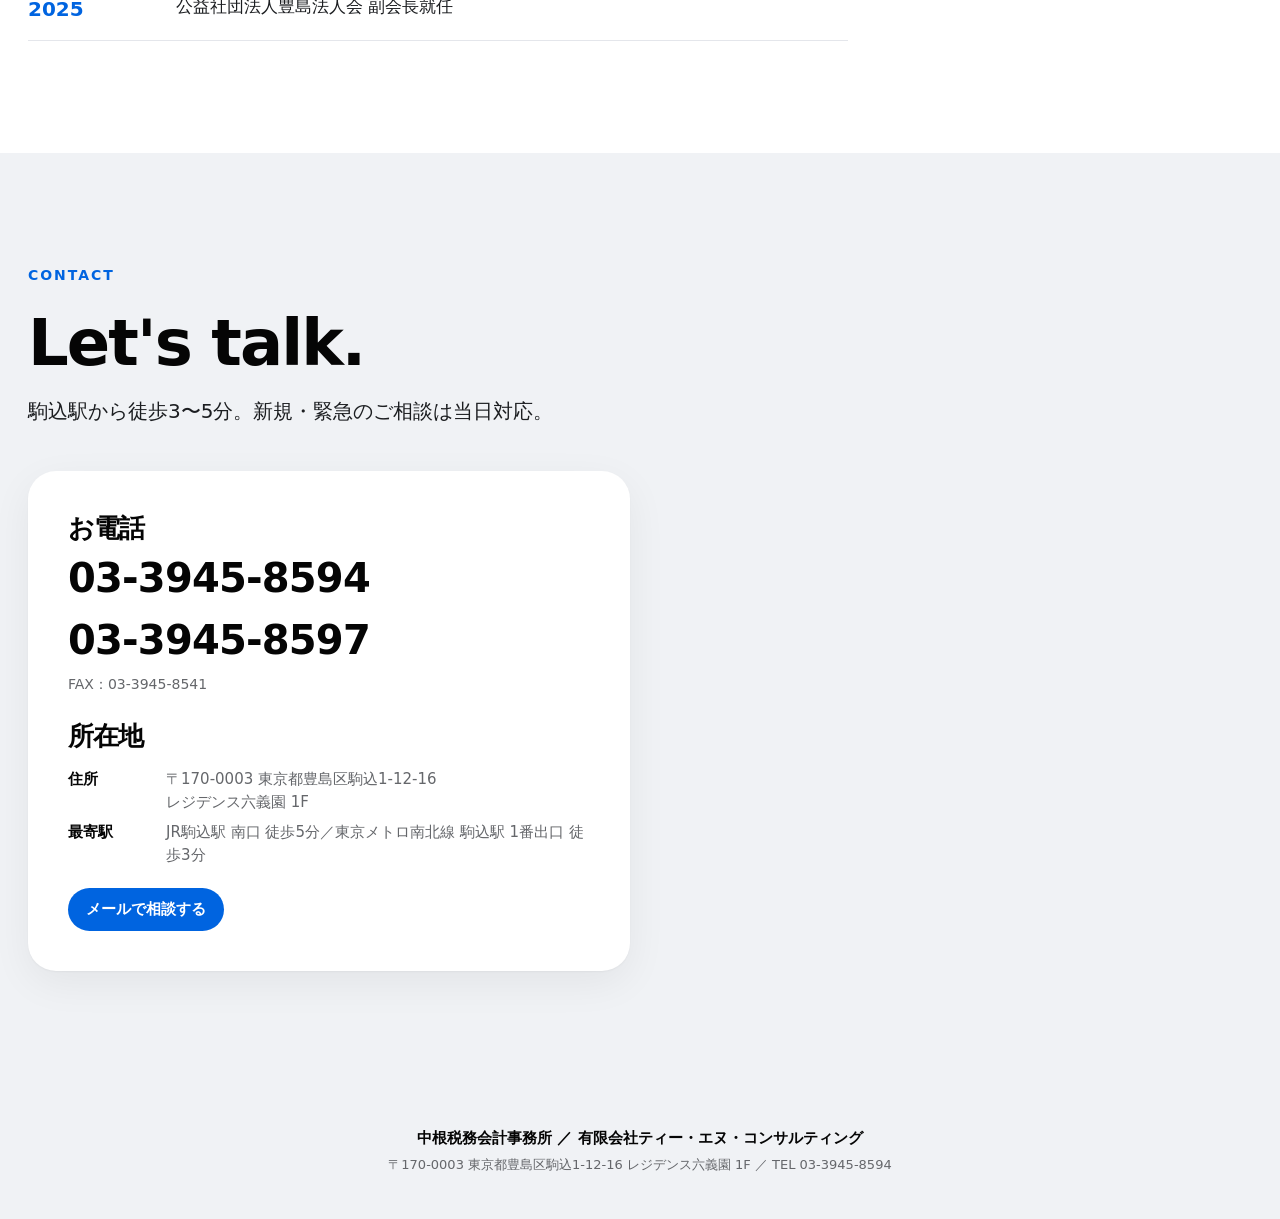
<file: meta.html>
<!doctype html>
<html lang="ja">
<head>
<meta charset="utf-8">
<meta name="viewport" content="width=device-width,initial-scale=1">
<title>中根税務会計事務所 — Build what's next.</title>
<link rel="stylesheet" href="ja-contracts.css">
<link rel="stylesheet" href="mobile-fixes.css">
<style>
  :root{
    --bg:#ffffff;
    --bg-2:#f0f2f5;
    --bg-3:#e4e6eb;
    --ink:#050505;
    --ink-2:#1c1e21;
    --muted:#65676b;
    --blue:#0064e0;
    --blue-2:#0866ff;
    --blue-3:#e7f3ff;
    --purple:#8a3ffc;
    --pink:#f92672;
    --green:#00af54;
    --radius:16px;
    --radius-lg:28px;
    --font:"Optimistic Display","SF Pro Display","Helvetica Neue","Hiragino Sans","Yu Gothic","Noto Sans JP",system-ui,Arial,sans-serif;
  }
  *{box-sizing:border-box;margin:0;padding:0}
  html{scroll-behavior:smooth}
  body{font-family:var(--font);color:var(--ink);background:var(--bg);font-size:17px;line-height:1.5;-webkit-font-smoothing:antialiased}
  a{color:var(--blue);text-decoration:none}
  a:hover{text-decoration:underline}
  img{display:block;max-width:100%}

  nav{position:sticky;top:0;z-index:50;background:rgba(255,255,255,.88);backdrop-filter:saturate(160%) blur(14px);border-bottom:1px solid var(--bg-3)}
  .nav-in{max-width:1280px;margin:0 auto;padding:16px 28px;display:flex;align-items:center;justify-content:space-between}
  .logo{font-weight:900;font-size:22px;letter-spacing:-.02em;background:linear-gradient(90deg,var(--blue) 0%,var(--purple) 50%,var(--pink) 100%);-webkit-background-clip:text;background-clip:text;color:transparent}
  nav ul{list-style:none;display:flex;gap:28px}
  nav a.l{color:var(--ink-2);font-weight:600;font-size:15px}
  .btn{display:inline-flex;align-items:center;gap:8px;padding:10px 18px;border-radius:999px;font-weight:700;font-size:15px;cursor:pointer;border:0;transition:transform .15s,filter .2s}
  .btn:hover{transform:translateY(-1px)}
  .btn.primary{background:var(--blue);color:#fff}
  .btn.primary:hover{background:var(--blue-2);text-decoration:none}
  .btn.ink{background:var(--ink);color:#fff}
  .btn.soft{background:var(--bg-2);color:var(--ink)}

  section{padding:112px 28px}
  .wrap{max-width:1280px;margin:0 auto}
  .eyebrow{font-size:14px;font-weight:800;letter-spacing:.14em;text-transform:uppercase;color:var(--blue);margin-bottom:18px}
  h1,h2,h3{font-weight:900;letter-spacing:-.03em;color:var(--ink)}
  h1{font-size:clamp(48px,7vw,96px);line-height:.98}
  h2{font-size:clamp(36px,5vw,64px);line-height:1.02}
  h3{font-size:26px;line-height:1.15}
  p.lead{font-size:20px;color:var(--ink-2);line-height:1.55;max-width:720px}

  /* HERO */
  .hero{background:linear-gradient(180deg,#f7f9ff 0%,#ffffff 100%);padding:120px 28px 80px;overflow:hidden;position:relative}
  .hero::before{content:"";position:absolute;inset:-10% -20% auto auto;width:720px;height:720px;background:radial-gradient(closest-side,rgba(8,102,255,.22),transparent 70%);filter:blur(20px);pointer-events:none}
  .hero::after{content:"";position:absolute;left:-10%;bottom:-10%;width:520px;height:520px;background:radial-gradient(closest-side,rgba(249,38,114,.18),transparent 70%);filter:blur(20px);pointer-events:none}
  .hero .wrap{position:relative}
  .hero h1{max-width:16ch}
  .hero h1 .grad{background:linear-gradient(90deg,var(--blue) 0%,var(--purple) 55%,var(--pink) 100%);-webkit-background-clip:text;background-clip:text;color:transparent}
  .hero p.lead{margin-top:22px}
  .hero .cta{display:flex;gap:12px;margin-top:32px;flex-wrap:wrap}

  /* PRINCIPLES — pill grid with gradient ring */
  .pillars{display:grid;grid-template-columns:repeat(3,1fr);gap:20px;margin-top:48px}
  .pillar{background:#fff;border-radius:var(--radius-lg);padding:36px;position:relative;box-shadow:0 1px 2px rgba(0,0,0,.04),0 12px 40px rgba(0,0,0,.06);transition:transform .2s}
  .pillar:hover{transform:translateY(-4px)}
  .pillar .icon{width:56px;height:56px;border-radius:18px;display:grid;place-items:center;color:#fff;font-weight:900;font-size:22px;margin-bottom:18px}
  .pillar:nth-child(1) .icon{background:linear-gradient(135deg,var(--blue),var(--blue-2))}
  .pillar:nth-child(2) .icon{background:linear-gradient(135deg,var(--purple),var(--pink))}
  .pillar:nth-child(3) .icon{background:linear-gradient(135deg,#00c2b3,var(--green))}
  .pillar h3{margin-bottom:10px}
  .pillar p{color:var(--muted);font-size:16px}
  @media (max-width:820px){.pillars{grid-template-columns:1fr}}

  /* GREETING — dark block */
  .dark{background:var(--ink);color:#f2f3f5}
  .dark h2{color:#fff}
  .dark .eyebrow{color:var(--blue-2)}
  .greet{max-width:820px;margin-top:32px;font-size:22px;line-height:1.55;color:#d8dadf}
  .greet p{margin-bottom:1em}
  .sign{margin-top:24px;display:inline-block;font-weight:800;letter-spacing:.06em;color:#fff}

  /* FEATURES */
  .feats{display:grid;grid-template-columns:repeat(3,1fr);gap:16px;margin-top:44px}
  .feat{background:var(--bg-2);border-radius:var(--radius);padding:28px;display:flex;gap:14px;align-items:flex-start}
  .feat .dot{width:10px;height:10px;border-radius:50%;margin-top:9px;flex:0 0 10px}
  .feat:nth-child(6n+1) .dot{background:var(--blue)}
  .feat:nth-child(6n+2) .dot{background:var(--purple)}
  .feat:nth-child(6n+3) .dot{background:var(--pink)}
  .feat:nth-child(6n+4) .dot{background:var(--green)}
  .feat:nth-child(6n+5) .dot{background:#ff8a00}
  .feat:nth-child(6n+6) .dot{background:#00c2b3}
  .feat b{display:block;font-size:16px;font-weight:800;color:var(--ink)}
  .feat span{color:var(--muted);font-size:14px}
  @media (max-width:820px){.feats{grid-template-columns:1fr 1fr}}
  @media (max-width:540px){.feats{grid-template-columns:1fr}}

  /* SERVICES — Meta-style big cards */
  .svc{display:grid;grid-template-columns:repeat(6,1fr);gap:20px;margin-top:48px}
  .s-card{background:#fff;border-radius:var(--radius-lg);padding:40px;box-shadow:0 1px 2px rgba(0,0,0,.04),0 12px 40px rgba(0,0,0,.06);grid-column:span 2;display:flex;flex-direction:column;justify-content:space-between;min-height:300px}
  .s-card.hero-card{grid-column:span 6;background:linear-gradient(135deg,#0064e0 0%,#8a3ffc 100%);color:#fff;min-height:260px}
  .s-card.hero-card h3,.s-card.hero-card .tag{color:#fff}
  .s-card.hero-card p{color:rgba(255,255,255,.9)}
  .s-card .tag{font-size:12px;font-weight:800;letter-spacing:.18em;text-transform:uppercase;color:var(--blue);margin-bottom:12px}
  .s-card h3{margin-bottom:10px}
  .s-card p{color:var(--muted);font-size:15px;margin-bottom:14px}
  .s-card ul{list-style:none;font-size:14px;color:var(--ink-2);line-height:1.9}
  .s-card.hero-card ul{color:rgba(255,255,255,.95)}
  .s-card ul li::before{content:"→ ";font-weight:800;color:inherit;opacity:.8}
  @media (max-width:980px){.svc{grid-template-columns:repeat(2,1fr)}.s-card,.s-card.hero-card{grid-column:span 2}}
  @media (max-width:620px){.svc{grid-template-columns:1fr}.s-card,.s-card.hero-card{grid-column:span 1}}

  /* TIMELINE */
  .tl{margin-top:40px;max-width:820px}
  .tl .row{display:grid;grid-template-columns:120px 1fr;gap:28px;padding:16px 0;border-top:1px solid var(--bg-3)}
  .tl .row:last-child{border-bottom:1px solid var(--bg-3)}
  .tl .y{font-weight:900;font-size:20px;color:var(--blue)}
  .tl .t{color:var(--ink-2)}

  /* CONTACT */
  .c-grid{display:grid;grid-template-columns:1fr 1fr;gap:20px;margin-top:44px}
  .c-card{background:#fff;border-radius:var(--radius-lg);padding:40px;box-shadow:0 1px 2px rgba(0,0,0,.04),0 12px 40px rgba(0,0,0,.06)}
  .tel{display:block;font-weight:900;font-size:40px;letter-spacing:-.02em;color:var(--ink);margin:2px 0}
  .kv{display:grid;grid-template-columns:80px 1fr;gap:8px 18px;margin-top:14px;font-size:15px;color:var(--muted)}
  .kv dt{font-weight:700;color:var(--ink)}
  .map{width:100%;height:100%;min-height:380px;border:0;border-radius:var(--radius-lg)}
  @media (max-width:820px){.c-grid{grid-template-columns:1fr}.map{min-height:260px}}

  footer{background:var(--bg-2);padding:44px 28px;text-align:center;color:var(--muted);font-size:13px}
  footer strong{display:block;color:var(--ink);font-size:15px;margin-bottom:6px}
  .reveal{opacity:0;transform:translateY(24px);transition:.7s}
  .reveal.in{opacity:1;transform:none}
</style>
</head>
<body>

<nav>
  <div class="nav-in">
    <div class="logo">中根税務会計事務所</div>
    <ul>
      <li><a class="l" href="#principles">理念</a></li>
      <li><a class="l" href="#services">サービス</a></li>
      <li><a class="l" href="#office">事務所</a></li>
      <li><a class="btn primary" href="#contact">Get in touch</a></li>
    </ul>
  </div>
</nav>

<section class="hero">
  <div class="wrap">
    <div class="eyebrow">Trusted since 1998 · 駒込</div>
    <h1>Build what's next.<br><span class="grad">数字の先に、未来を。</span></h1>
    <p class="lead">「適正な規模」「十分な余裕」「幅広い連携力」。中根税務会計事務所は、経営者のチャレンジに、専門家集団として寄り添います。</p>
    <div class="cta">
      <a class="btn primary" href="#contact">無料相談を申し込む</a>
      <a class="btn soft" href="#services">サービスを見る →</a>
    </div>
  </div>
</section>

<section id="principles">
  <div class="wrap">
    <div class="eyebrow">Our principles</div>
    <h2>三つの約束。</h2>
    <div class="pillars">
      <div class="pillar reveal"><div class="icon">01</div><h3>適正な規模</h3><p>小さすぎず大きすぎず。一社ずつに丁寧に。</p></div>
      <div class="pillar reveal"><div class="icon">02</div><h3>十分な余裕</h3><p>新規相談・緊急案件は原則当日対応。</p></div>
      <div class="pillar reveal"><div class="icon">03</div><h3>幅広い連携力</h3><p>士業・大学教授・金融機関とワンストップ。</p></div>
    </div>
  </div>
</section>

<section class="dark" id="greeting">
  <div class="wrap">
    <div class="eyebrow">Greeting</div>
    <h2>代表あいさつ</h2>
    <div class="greet">
      <p>所長の中根は、気力・体力・実力の充実した税理士です。経験豊富な職員が日常業務を担当し、所長は全体をフォロー。</p>
      <p>新規・緊急案件も、原則当日、遅くとも翌日には対応します。</p>
      <p>各士業・大学教授・金融機関とのネットワークで、税務に限らず幅広いご相談に対応できる体制を整えております。</p>
      <p>「適正な規模」「十分な余裕」「幅広い連携力」—— お客様にとって、最も安心できる税理士事務所を目指して。</p>
      <span class="sign">— 代表税理士 中根 武</span>
    </div>
  </div>
</section>

<section>
  <div class="wrap">
    <div class="eyebrow">Why us</div>
    <h2>選ばれる、六つの理由。</h2>
    <div class="feats">
      <div class="feat"><div class="dot"></div><div><b>素早い問題解決</b><span>走りながら、最短距離で。</span></div></div>
      <div class="feat"><div class="dot"></div><div><b>最適な士業の紹介</b><span>弁護士・司法書士・社労士を即アサイン。</span></div></div>
      <div class="feat"><div class="dot"></div><div><b>大学教授のサポート</b><span>各分野の専門的知見を借りられます。</span></div></div>
      <div class="feat"><div class="dot"></div><div><b>最新テクノロジー</b><span>自動化とクラウドで効率化。</span></div></div>
      <div class="feat"><div class="dot"></div><div><b>金融機関との信頼関係</b><span>資金調達もスムーズに。</span></div></div>
      <div class="feat"><div class="dot"></div><div><b>電子証明付き申告</b><span>全社で電子申告対応。</span></div></div>
    </div>
  </div>
</section>

<section id="services" style="background:var(--bg-2)">
  <div class="wrap">
    <div class="eyebrow">Services</div>
    <h2>日々の会計から、承継まで。</h2>
    <div class="svc">
      <div class="s-card hero-card reveal">
        <div><div class="tag" style="color:#fff">Flagship</div><h3>税務・会計</h3><p>毎月巡回監査で会計帳簿の正確性・適時性を確認。必要に応じて経理指導を行います。</p></div>
        <ul><li>書面添付・決算書作成・各種申告</li><li>税務調査対応・届出・源泉徴収</li><li>節税対策・給与計算代行</li></ul>
      </div>
      <div class="s-card reveal"><div><div class="tag">Digital</div><h3>自計化・DX支援</h3><p>手入力を削減し、正確性と速度を両立。</p><ul><li>仕訳自動化</li><li>即時データ確認</li><li>リモート対応</li></ul></div></div>
      <div class="s-card reveal"><div><div class="tag">Startup</div><h3>創業支援</h3><p>計画から許認可まで立ち上げを加速。</p><ul><li>事業計画・収益予測</li><li>融資・補助金</li><li>登記・許認可</li></ul></div></div>
      <div class="s-card reveal"><div><div class="tag">Management</div><h3>経営支援</h3><p>経営全般を伴走サポート。</p><ul><li>経営計画策定</li><li>財務分析・診断</li><li>資金繰り支援</li></ul></div></div>
      <div class="s-card reveal" style="grid-column:span 6;background:linear-gradient(135deg,#f92672 0%,#8a3ffc 100%);color:#fff">
        <div><div class="tag" style="color:#fff">Succession</div><h3 style="color:#fff">相続・事業承継</h3><p style="color:rgba(255,255,255,.9)">承継時のリスクを洗い出し、円滑な次の一歩を実現します。</p></div>
        <ul style="color:rgba(255,255,255,.95)"><li>相続税シミュレーション／株価計算／公正証書遺言／遺産分割協議書／相続税申告／事業承継計画・実行／承継後サポート</li></ul>
      </div>
    </div>
  </div>
</section>

<section id="office">
  <div class="wrap">
    <div class="eyebrow">Representative</div>
    <h2>代表税理士　中根 武。</h2>
    <p class="lead" style="margin-top:14px">税理士番号 79086 ／ 豊島税理士会</p>
    <div class="tl reveal">
      <div class="row"><div class="y">1988</div><div class="t">明治大学経営学部経営学科 卒業</div></div>
      <div class="row"><div class="y">1990</div><div class="t">明治大学大学院経営学研究科博士前期課程 修了</div></div>
      <div class="row"><div class="y">1992</div><div class="t">拓殖大学大学院経済学研究科博士前期課程 修了</div></div>
      <div class="row"><div class="y">1998</div><div class="t">税理士事務所 開業</div></div>
      <div class="row"><div class="y">1999</div><div class="t">TKC全国会 入会</div></div>
      <div class="row"><div class="y">2009</div><div class="t">社団法人豊島法人会 理事就任</div></div>
      <div class="row"><div class="y">2015</div><div class="t">公益社団法人豊島法人会 支部長常任理事</div></div>
      <div class="row"><div class="y">2020</div><div class="t">東京商工会議所豊島支部 副分科会長</div></div>
      <div class="row"><div class="y">2025</div><div class="t">公益社団法人豊島法人会 副会長就任</div></div>
    </div>
  </div>
</section>

<section id="contact" style="background:var(--bg-2)">
  <div class="wrap">
    <div class="eyebrow">Contact</div>
    <h2>Let's talk.</h2>
    <p class="lead" style="margin-top:14px">駒込駅から徒歩3〜5分。新規・緊急のご相談は当日対応。</p>
    <div class="c-grid">
      <div class="c-card reveal">
        <h3>お電話</h3>
        <a class="tel" href="tel:+81339458594">03-3945-8594</a>
        <a class="tel" href="tel:+81339458597">03-3945-8597</a>
        <div style="font-size:14px;color:var(--muted);margin-top:4px">FAX：03-3945-8541</div>
        <h3 style="margin-top:24px">所在地</h3>
        <dl class="kv">
          <dt>住所</dt><dd>〒170-0003 東京都豊島区駒込1-12-16<br>レジデンス六義園 1F</dd>
          <dt>最寄駅</dt><dd>JR駒込駅 南口 徒歩5分／東京メトロ南北線 駒込駅 1番出口 徒歩3分</dd>
        </dl>
        <div style="margin-top:22px"><a class="btn primary" href="mailto:info@nakanekaikei.co.jp">メールで相談する</a></div>
      </div>
      <iframe class="map reveal" loading="lazy" src="https://maps.google.com/maps?q=%E6%9D%B1%E4%BA%AC%E9%83%BD%E8%B1%8A%E5%B3%B6%E5%8C%BA%E9%A7%92%E8%BE%BC1-12-16&hl=ja&z=16&output=embed"></iframe>
    </div>
  </div>
</section>

<footer>
  <strong>中根税務会計事務所 ／ 有限会社ティー・エヌ・コンサルティング</strong>
  〒170-0003 東京都豊島区駒込1-12-16 レジデンス六義園 1F ／ TEL 03-3945-8594
</footer>

<script>
  const io=new IntersectionObserver(es=>es.forEach(e=>{if(e.isIntersecting){e.target.classList.add('in');io.unobserve(e.target)}}),{threshold:.12});
  document.querySelectorAll('.reveal').forEach(el=>io.observe(el));
</script>
</body>
</html>
</file>
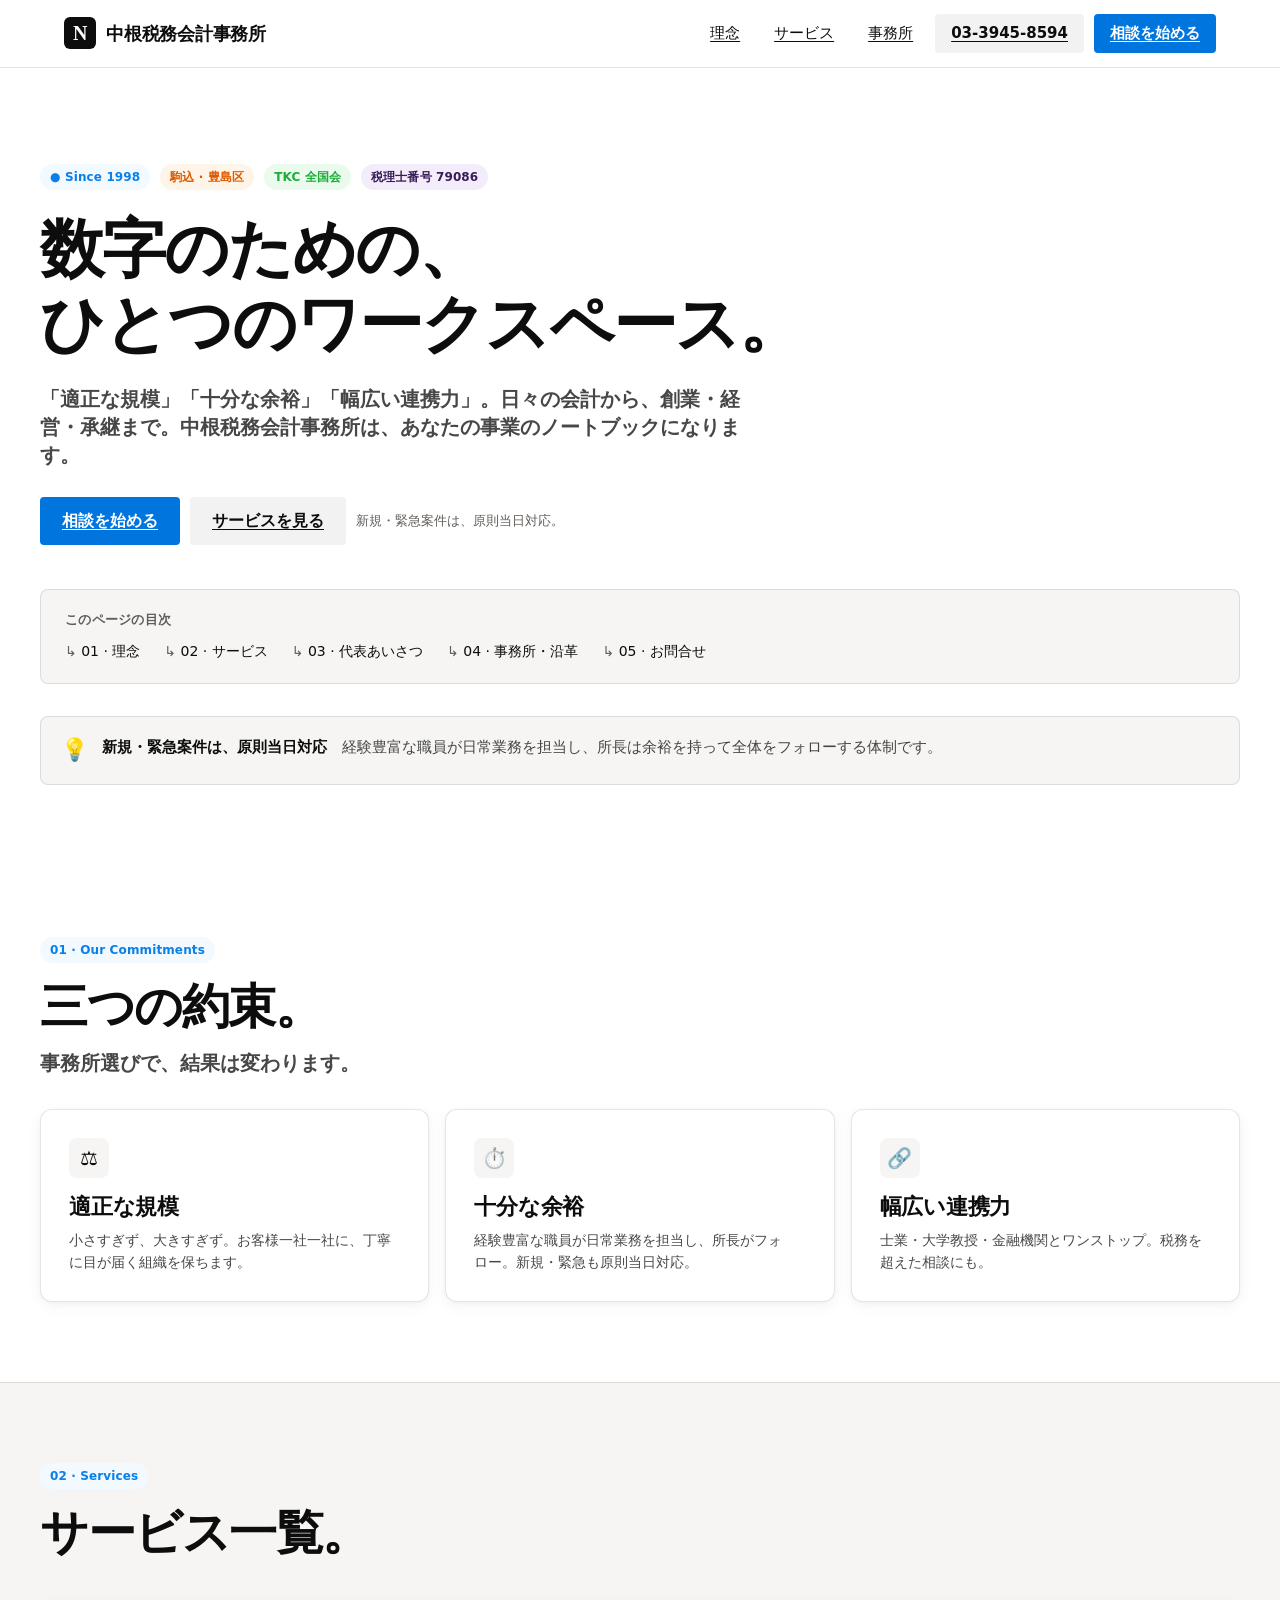
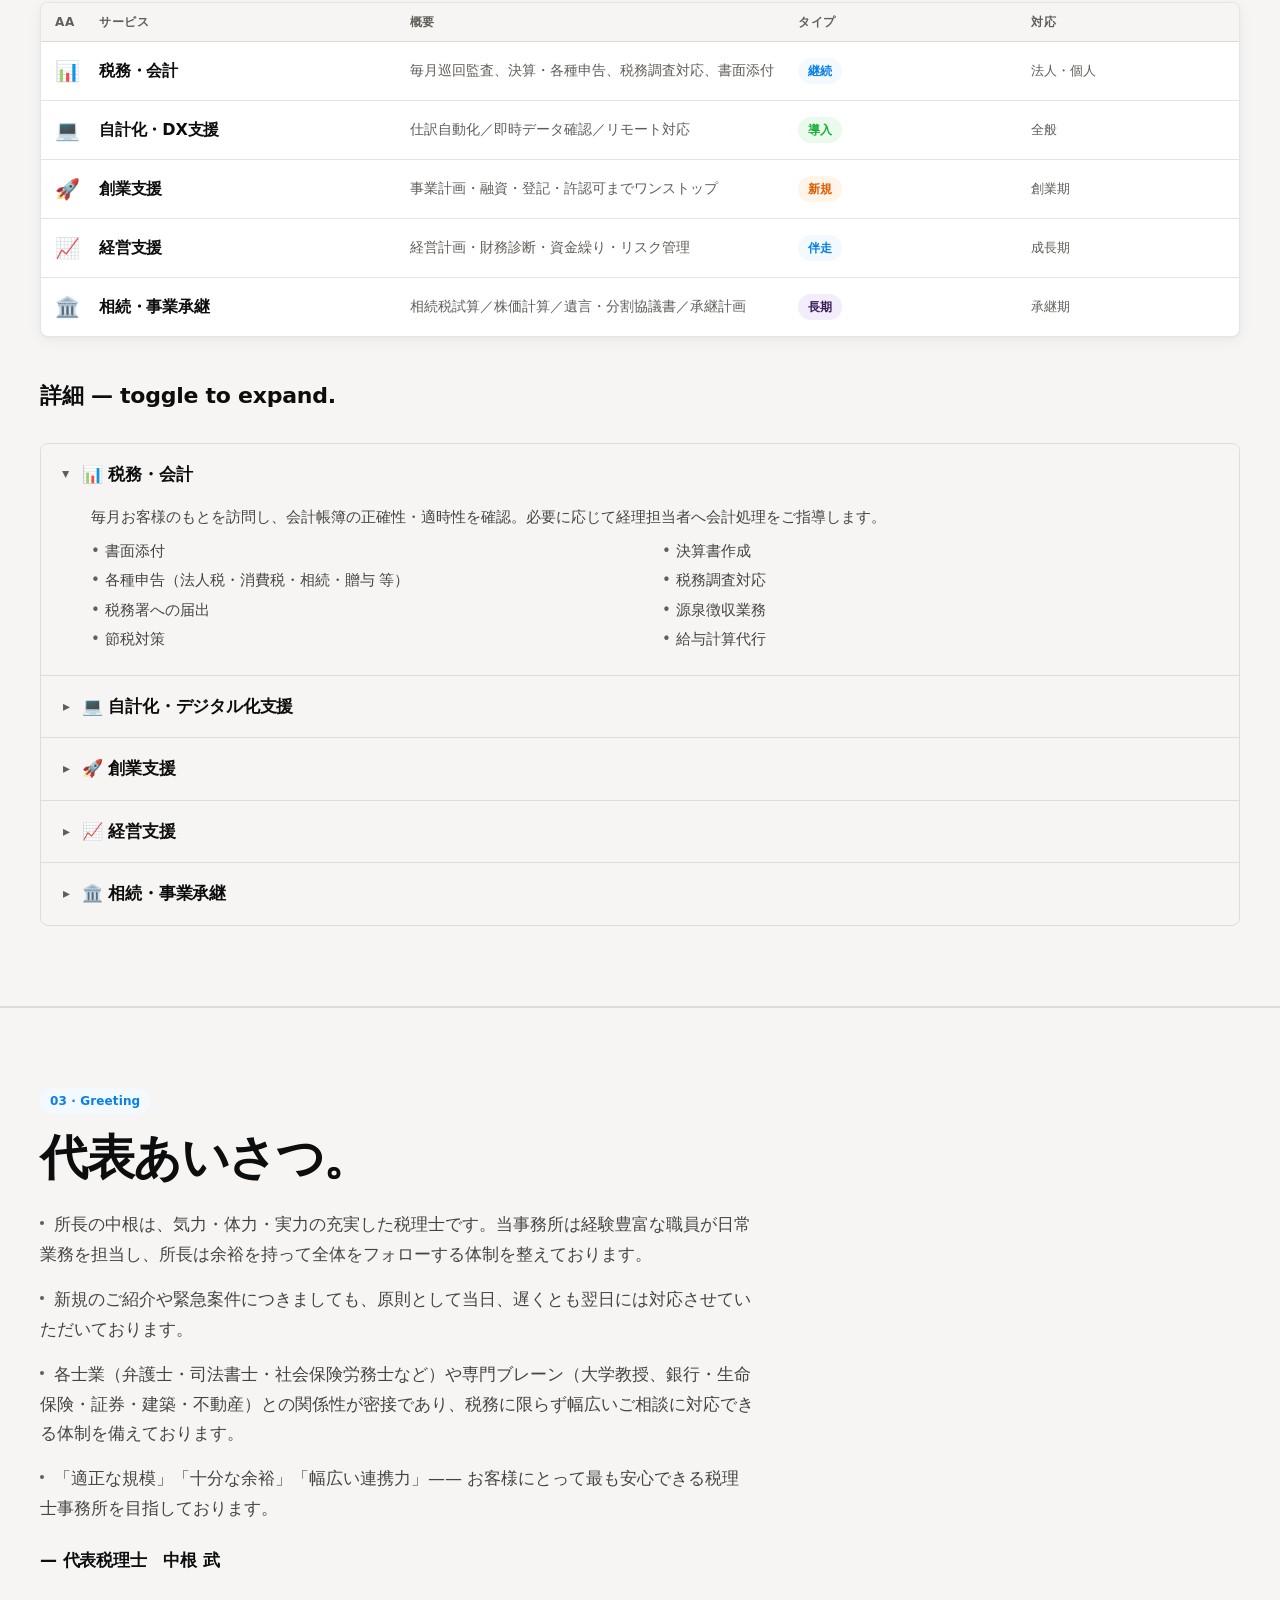
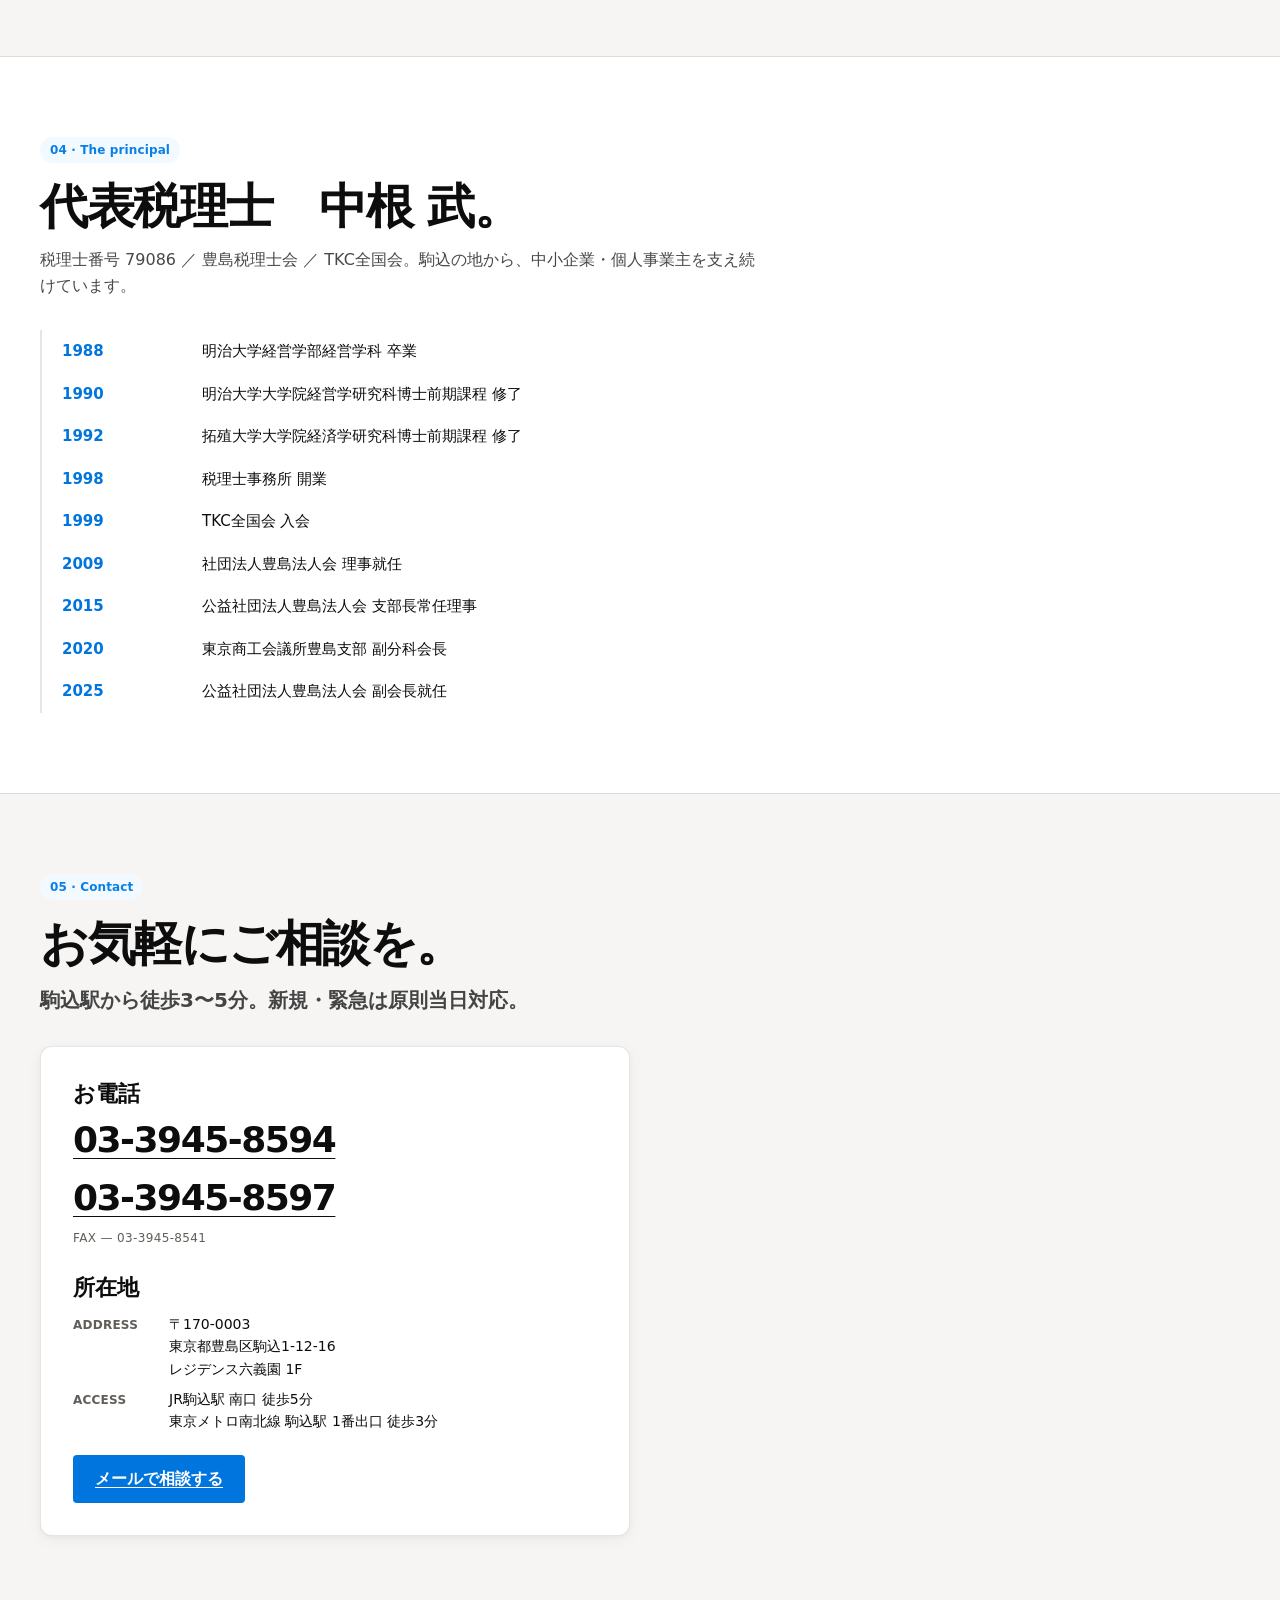
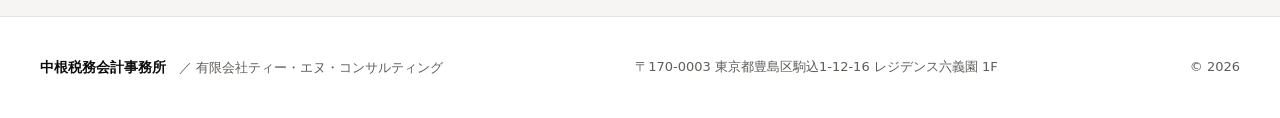
<file: notion.html>
<!doctype html>
<html lang="ja">
<head>
<meta charset="utf-8">
<meta name="viewport" content="width=device-width,initial-scale=1">
<title>中根税務会計事務所 — A workspace for your numbers.</title>
<link rel="stylesheet" href="ja-contracts.css">
<link rel="stylesheet" href="mobile-fixes.css">
<style>
  :root{
    --bg:#ffffff;
    --bg-warm:#f6f5f4;
    --ink:rgba(0,0,0,.95);
    --ink-2:rgba(0,0,0,.72);
    --muted:#615d59;
    --placeholder:#a39e98;
    --dark:#31302e;
    --border:rgba(0,0,0,.1);
    --border-2:#dddddd;
    --blue:#0075de;
    --blue-active:#005bab;
    --blue-light:#62aef0;
    --badge-bg:#f2f9ff;
    --badge-text:#097fe8;
    --navy:#213183;
    --teal:#2a9d99;
    --green:#1aae39;
    --orange:#dd5b00;
    --pink:#ff64c8;
    --purple:#391c57;
    --brown:#523410;
    --shadow-card:rgba(0,0,0,.04) 0 4px 18px,rgba(0,0,0,.027) 0 2.025px 7.84688px,rgba(0,0,0,.02) 0 .8px 2.925px,rgba(0,0,0,.01) 0 .175px 1.04062px;
    --shadow-deep:rgba(0,0,0,.01) 0 1px 3px,rgba(0,0,0,.02) 0 3px 7px,rgba(0,0,0,.02) 0 7px 15px,rgba(0,0,0,.04) 0 14px 28px,rgba(0,0,0,.05) 0 23px 52px;
    --font:"NotionInter","Inter","-apple-system","system-ui","Hiragino Sans","Yu Gothic","Noto Sans JP","Segoe UI",Helvetica,Arial,sans-serif;
  }
  *{box-sizing:border-box;margin:0;padding:0}
  html{scroll-behavior:smooth}
  body{font-family:var(--font);color:var(--ink);background:var(--bg);font-size:16px;line-height:1.5;-webkit-font-smoothing:antialiased;font-feature-settings:"lnum" 1,"locl" 1}
  a{color:var(--blue)}
  a:hover{text-decoration:underline}
  img{display:block;max-width:100%}

  nav{position:sticky;top:0;z-index:50;background:rgba(255,255,255,.9);backdrop-filter:saturate(160%) blur(10px);border-bottom:1px solid var(--border)}
  .nav-in{max-width:1200px;margin:0 auto;padding:14px 24px;display:flex;align-items:center;justify-content:space-between}
  .logo{display:flex;align-items:center;gap:10px;font-weight:700;font-size:18px;letter-spacing:-.25px;color:var(--ink)}
  .logo .glyph{width:32px;height:32px;border-radius:6px;background:var(--ink);color:#fff;display:grid;place-items:center;font-family:"Times New Roman",serif;font-weight:700;font-size:20px}
  nav ul{list-style:none;display:flex;gap:10px;align-items:center}
  nav a.l{padding:8px 12px;font-size:15px;font-weight:500;color:var(--ink);border-radius:4px}
  nav a.l:hover{background:rgba(0,0,0,.05);text-decoration:none}
  .btn{cursor:pointer;border:0;font-weight:600;display:inline-flex;align-items:center;gap:8px;transition:background .15s,transform .1s}
  .btn:active{transform:scale(.97)}
  .btn.blue{background:var(--blue);color:#fff;padding:8px 16px;border-radius:4px;font-size:15px}
  .btn.blue:hover{background:var(--blue-active);text-decoration:none}
  .btn.subtle{background:rgba(0,0,0,.05);color:var(--ink);padding:8px 16px;border-radius:4px;font-size:15px}
  .btn.subtle:hover{background:rgba(0,0,0,.08);text-decoration:none}
  .btn.lg{padding:12px 22px;font-size:16px}

  section{padding:80px 24px}
  .wrap{max-width:1200px;margin:0 auto}

  .badge{display:inline-flex;align-items:center;gap:6px;background:var(--badge-bg);color:var(--badge-text);font-size:12px;font-weight:600;padding:4px 10px;border-radius:9999px;letter-spacing:.125px}
  .badge.warm{background:#fff4e8;color:var(--orange)}
  .badge.green{background:#eafbed;color:var(--green)}
  .badge.purple{background:#f2ecfb;color:var(--purple)}

  h1,h2,h3{color:var(--ink);font-weight:700}
  h1{font-size:clamp(44px,6vw,64px);line-height:1;letter-spacing:-2.125px}
  h2{font-size:clamp(32px,4.5vw,48px);line-height:1;letter-spacing:-1.5px}
  h3{font-size:22px;line-height:1.27;letter-spacing:-.25px}
  .sub{font-size:20px;line-height:1.4;color:var(--ink-2);font-weight:600;letter-spacing:-.125px;max-width:700px}
  p.body{color:var(--ink-2);font-size:16px;line-height:1.6}

  /* HERO — page-like layout with blocks */
  .hero{padding:96px 24px 72px}
  .hero .meta{display:flex;gap:10px;flex-wrap:wrap;margin-bottom:22px}
  .hero h1{margin-bottom:22px}
  .hero .cta{display:flex;gap:10px;margin-top:28px;flex-wrap:wrap;align-items:center}
  .hero .cta .hint{color:var(--muted);font-size:13px}

  /* Block — notion style */
  .block-toc{margin-top:44px;background:var(--bg-warm);border-radius:8px;padding:20px 24px;border:1px solid var(--border)}
  .block-toc .tt{font-size:13px;font-weight:600;color:var(--muted);letter-spacing:.02em;margin-bottom:10px;text-transform:uppercase}
  .block-toc ul{list-style:none;display:flex;gap:4px 24px;flex-wrap:wrap}
  .block-toc a{color:var(--ink);font-size:14px;font-weight:500;padding:4px 0;text-decoration:none}
  .block-toc a::before{content:"↳ ";color:var(--muted)}
  .block-toc a:hover{color:var(--blue)}

  /* Callout */
  .callout{display:flex;gap:14px;align-items:flex-start;background:var(--bg-warm);border:1px solid var(--border);border-radius:8px;padding:18px 20px;margin-top:32px}
  .callout .ic{font-size:22px;line-height:1.4}
  .callout .bd{color:var(--ink-2);font-size:15px;line-height:1.6}
  .callout .bd b{color:var(--ink);font-weight:600}

  /* Database — table style */
  .db{margin-top:40px;border:1px solid var(--border);border-radius:8px;overflow:hidden;background:var(--bg);box-shadow:var(--shadow-card)}
  .db .db-head{display:grid;grid-template-columns:44px 1.6fr 2fr 1.2fr 1fr;gap:0;padding:10px 14px;font-size:12px;font-weight:600;color:var(--muted);text-transform:uppercase;letter-spacing:.06em;border-bottom:1px solid var(--border);background:var(--bg-warm)}
  .db .db-row{display:grid;grid-template-columns:44px 1.6fr 2fr 1.2fr 1fr;gap:0;padding:14px;border-bottom:1px solid var(--border);align-items:center;cursor:pointer;transition:background .12s}
  .db .db-row:last-child{border-bottom:0}
  .db .db-row:hover{background:var(--bg-warm)}
  .db .ic{font-size:20px}
  .db .title{font-weight:600;color:var(--ink);letter-spacing:-.18px}
  .db .desc{color:var(--muted);font-size:14px}
  @media (max-width:820px){.db .db-head{display:none}.db .db-row{grid-template-columns:44px 1fr;gap:8px;padding:14px}.db .db-row .desc,.db .db-row .stage,.db .db-row .owner{grid-column:2/3;font-size:13px}}

  /* Cards grid — principles */
  .trio{display:grid;grid-template-columns:repeat(3,1fr);gap:16px;margin-top:32px}
  .t-card{background:var(--bg);border:1px solid var(--border);border-radius:12px;padding:28px;box-shadow:var(--shadow-card);transition:box-shadow .2s}
  .t-card:hover{box-shadow:var(--shadow-deep)}
  .t-card .ic{display:inline-grid;place-items:center;width:40px;height:40px;border-radius:8px;background:var(--bg-warm);font-size:20px;margin-bottom:14px}
  .t-card h3{margin-bottom:8px}
  .t-card p{color:var(--ink-2);font-size:14px;line-height:1.55}
  @media (max-width:820px){.trio{grid-template-columns:1fr}}

  /* Greeting — page block */
  .greet-sec{background:var(--bg-warm);border-top:1px solid var(--border);border-bottom:1px solid var(--border)}
  .greet{max-width:720px;margin-top:24px;color:var(--ink-2);font-size:17px;line-height:1.75}
  .greet p{margin-bottom:.9em}
  .greet p::before{content:"";display:inline-block;width:4px;height:4px;border-radius:50%;background:var(--muted);vertical-align:middle;margin-right:10px;transform:translateY(-2px)}
  .sign{display:block;margin-top:22px;color:var(--ink);font-weight:700;letter-spacing:-.18px}

  /* Toggle — services detail */
  .toggles{margin-top:32px;border:1px solid var(--border);border-radius:8px;overflow:hidden}
  details{border-bottom:1px solid var(--border);transition:background .15s}
  details:last-child{border-bottom:0}
  details[open]{background:var(--bg-warm)}
  summary{cursor:pointer;list-style:none;padding:18px 22px;display:flex;align-items:center;gap:12px;font-weight:600;color:var(--ink);font-size:17px;letter-spacing:-.2px}
  summary::-webkit-details-marker{display:none}
  summary::before{content:"▸";color:var(--muted);transition:transform .15s;font-size:14px}
  details[open] summary::before{transform:rotate(90deg)}
  .tog-body{padding:0 22px 22px 50px;color:var(--ink-2);font-size:15px;line-height:1.7}
  .tog-body ul{list-style:none;margin-top:8px;display:grid;grid-template-columns:repeat(2,1fr);gap:4px 16px}
  .tog-body ul li::before{content:"• ";color:var(--muted)}
  @media (max-width:640px){.tog-body ul{grid-template-columns:1fr}}

  /* Timeline as bullet list */
  .tl{margin-top:32px;padding-left:20px;border-left:2px solid var(--border)}
  .tl .row{display:grid;grid-template-columns:120px 1fr;gap:20px;padding:10px 0;font-size:15px}
  .tl .y{font-weight:700;color:var(--blue)}
  .tl .t{color:var(--ink)}

  /* Contact */
  .c-grid{display:grid;grid-template-columns:1fr 1fr;gap:20px;margin-top:32px}
  .c-card{background:var(--bg);border:1px solid var(--border);border-radius:12px;padding:32px;box-shadow:var(--shadow-card)}
  .tel{display:block;font-size:36px;font-weight:700;letter-spacing:-1.5px;color:var(--ink);margin:4px 0}
  .tel:hover{color:var(--blue);text-decoration:none}
  .kv{display:grid;grid-template-columns:80px 1fr;gap:8px 16px;margin-top:10px;font-size:14px;color:var(--ink-2);line-height:1.6}
  .kv dt{color:var(--muted);font-weight:600;text-transform:uppercase;letter-spacing:.02em;font-size:12px;padding-top:3px}
  .map{width:100%;height:100%;min-height:380px;border:0;border-radius:12px}
  @media (max-width:780px){.c-grid{grid-template-columns:1fr}.map{min-height:260px}}

  footer{background:var(--bg);padding:40px 24px;border-top:1px solid var(--border);color:var(--muted);font-size:13px}
  footer .f-in{max-width:1200px;margin:0 auto;display:flex;justify-content:space-between;gap:16px;flex-wrap:wrap}
  footer strong{color:var(--ink);font-size:14px}

  .reveal{opacity:0;transform:translateY(16px);transition:.6s}
  .reveal.in{opacity:1;transform:none}
</style>
</head>
<body>

<nav>
  <div class="nav-in">
    <div class="logo"><div class="glyph">N</div><span>中根税務会計事務所</span></div>
    <ul>
      <li><a class="l" href="#principles">理念</a></li>
      <li><a class="l" href="#services">サービス</a></li>
      <li><a class="l" href="#office">事務所</a></li>
      <li><a class="btn subtle" href="tel:+81339458594">03-3945-8594</a></li>
      <li><a class="btn blue" href="#contact">相談を始める</a></li>
    </ul>
  </div>
</nav>

<!-- HERO -->
<section class="hero">
  <div class="wrap">
    <div class="meta">
      <span class="badge">● Since 1998</span>
      <span class="badge warm">駒込 · 豊島区</span>
      <span class="badge green">TKC 全国会</span>
      <span class="badge purple">税理士番号 79086</span>
    </div>
    <h1>数字のための、<br>ひとつのワークスペース。</h1>
    <p class="sub">「適正な規模」「十分な余裕」「幅広い連携力」。日々の会計から、創業・経営・承継まで。中根税務会計事務所は、あなたの事業のノートブックになります。</p>
    <div class="cta">
      <a class="btn blue lg" href="#contact">相談を始める</a>
      <a class="btn subtle lg" href="#services">サービスを見る</a>
      <span class="hint">新規・緊急案件は、原則当日対応。</span>
    </div>

    <div class="block-toc reveal">
      <div class="tt">このページの目次</div>
      <ul>
        <li><a href="#principles">01 · 理念</a></li>
        <li><a href="#services">02 · サービス</a></li>
        <li><a href="#greeting">03 · 代表あいさつ</a></li>
        <li><a href="#office">04 · 事務所・沿革</a></li>
        <li><a href="#contact">05 · お問合せ</a></li>
      </ul>
    </div>

    <div class="callout reveal">
      <div class="ic">💡</div>
      <div class="bd"><b>新規・緊急案件は、原則当日対応</b>　経験豊富な職員が日常業務を担当し、所長は余裕を持って全体をフォローする体制です。</div>
    </div>
  </div>
</section>

<!-- PRINCIPLES -->
<section id="principles">
  <div class="wrap">
    <span class="badge">01 · Our Commitments</span>
    <h2 style="margin-top:14px">三つの約束。</h2>
    <p class="sub" style="margin-top:14px">事務所選びで、結果は変わります。</p>
    <div class="trio">
      <div class="t-card reveal"><div class="ic">⚖️</div><h3>適正な規模</h3><p>小さすぎず、大きすぎず。お客様一社一社に、丁寧に目が届く組織を保ちます。</p></div>
      <div class="t-card reveal"><div class="ic">⏱️</div><h3>十分な余裕</h3><p>経験豊富な職員が日常業務を担当し、所長がフォロー。新規・緊急も原則当日対応。</p></div>
      <div class="t-card reveal"><div class="ic">🔗</div><h3>幅広い連携力</h3><p>士業・大学教授・金融機関とワンストップ。税務を超えた相談にも。</p></div>
    </div>
  </div>
</section>

<!-- SERVICES -->
<section id="services" style="background:var(--bg-warm);border-top:1px solid var(--border);border-bottom:1px solid var(--border)">
  <div class="wrap">
    <span class="badge">02 · Services</span>
    <h2 style="margin-top:14px">サービス一覧。</h2>

    <!-- Database (table) view -->
    <div class="db reveal" role="table">
      <div class="db-head">
        <div>Aa</div>
        <div>サービス</div>
        <div>概要</div>
        <div>タイプ</div>
        <div>対応</div>
      </div>
      <div class="db-row" role="row">
        <div class="ic">📊</div>
        <div class="title">税務・会計</div>
        <div class="desc">毎月巡回監査、決算・各種申告、税務調査対応、書面添付</div>
        <div class="stage"><span class="badge">継続</span></div>
        <div class="owner" style="color:var(--muted);font-size:13px">法人・個人</div>
      </div>
      <div class="db-row">
        <div class="ic">💻</div>
        <div class="title">自計化・DX支援</div>
        <div class="desc">仕訳自動化／即時データ確認／リモート対応</div>
        <div class="stage"><span class="badge green">導入</span></div>
        <div class="owner" style="color:var(--muted);font-size:13px">全般</div>
      </div>
      <div class="db-row">
        <div class="ic">🚀</div>
        <div class="title">創業支援</div>
        <div class="desc">事業計画・融資・登記・許認可までワンストップ</div>
        <div class="stage"><span class="badge warm">新規</span></div>
        <div class="owner" style="color:var(--muted);font-size:13px">創業期</div>
      </div>
      <div class="db-row">
        <div class="ic">📈</div>
        <div class="title">経営支援</div>
        <div class="desc">経営計画・財務診断・資金繰り・リスク管理</div>
        <div class="stage"><span class="badge">伴走</span></div>
        <div class="owner" style="color:var(--muted);font-size:13px">成長期</div>
      </div>
      <div class="db-row">
        <div class="ic">🏛️</div>
        <div class="title">相続・事業承継</div>
        <div class="desc">相続税試算／株価計算／遺言・分割協議書／承継計画</div>
        <div class="stage"><span class="badge purple">長期</span></div>
        <div class="owner" style="color:var(--muted);font-size:13px">承継期</div>
      </div>
    </div>

    <!-- Toggles -->
    <h3 style="margin-top:44px">詳細 — toggle to expand.</h3>
    <div class="toggles reveal">
      <details open>
        <summary>📊 税務・会計</summary>
        <div class="tog-body">毎月お客様のもとを訪問し、会計帳簿の正確性・適時性を確認。必要に応じて経理担当者へ会計処理をご指導します。
          <ul><li>書面添付</li><li>決算書作成</li><li>各種申告（法人税・消費税・相続・贈与 等）</li><li>税務調査対応</li><li>税務署への届出</li><li>源泉徴収業務</li><li>節税対策</li><li>給与計算代行</li></ul>
        </div>
      </details>
      <details>
        <summary>💻 自計化・デジタル化支援</summary>
        <div class="tog-body">手入力の時間を削減し、効率・正確性を向上。コストを下げます。
          <ul><li>仕訳処理の自動化</li><li>データの即時確認</li><li>ワンストップ業務対応</li><li>リモートワーク対応</li></ul>
        </div>
      </details>
      <details>
        <summary>🚀 創業支援</summary>
        <div class="tog-body">計画から資金調達、登記・許認可まで、創業期を丸ごと支援します。
          <ul><li>市場分析・事業計画・収益予測</li><li>融資・補助金・助成金アドバイス</li><li>会計システム構築</li><li>帳簿設定・経理プロセス</li><li>事業形態の選定</li><li>登記・許認可サポート</li></ul>
        </div>
      </details>
      <details>
        <summary>📈 経営支援</summary>
        <div class="tog-body">異業種ネットワークで、経営全般を伴走サポートします。
          <ul><li>経営計画策定支援</li><li>財務分析・診断</li><li>資金繰り支援</li><li>節税対策・税務戦略</li><li>経営改善アドバイス</li><li>リスク管理支援</li></ul>
        </div>
      </details>
      <details>
        <summary>🏛️ 相続・事業承継</summary>
        <div class="tog-body">承継時のリスクや問題点を先回りで洗い出し、円滑な次の一歩を実現します。
          <ul><li>相続税シミュレーション・対策</li><li>株価計算</li><li>公正証書遺言作成</li><li>遺産分割協議書作成</li><li>相続税申告</li><li>事業承継計画策定・実行</li><li>承継後の経営サポート</li></ul>
        </div>
      </details>
    </div>
  </div>
</section>

<!-- Greeting -->
<section class="greet-sec" id="greeting">
  <div class="wrap">
    <span class="badge">03 · Greeting</span>
    <h2 style="margin-top:14px">代表あいさつ。</h2>
    <div class="greet reveal">
      <p>所長の中根は、気力・体力・実力の充実した税理士です。当事務所は経験豊富な職員が日常業務を担当し、所長は余裕を持って全体をフォローする体制を整えております。</p>
      <p>新規のご紹介や緊急案件につきましても、原則として当日、遅くとも翌日には対応させていただいております。</p>
      <p>各士業（弁護士・司法書士・社会保険労務士など）や専門ブレーン（大学教授、銀行・生命保険・証券・建築・不動産）との関係性が密接であり、税務に限らず幅広いご相談に対応できる体制を備えております。</p>
      <p>「適正な規模」「十分な余裕」「幅広い連携力」—— お客様にとって最も安心できる税理士事務所を目指しております。</p>
      <span class="sign">— 代表税理士　中根 武</span>
    </div>
  </div>
</section>

<!-- Office -->
<section id="office">
  <div class="wrap">
    <span class="badge">04 · The principal</span>
    <h2 style="margin-top:14px">代表税理士　中根 武。</h2>
    <p class="body" style="margin-top:12px;max-width:720px">税理士番号 79086 ／ 豊島税理士会 ／ TKC全国会。駒込の地から、中小企業・個人事業主を支え続けています。</p>
    <div class="tl reveal">
      <div class="row"><div class="y">1988</div><div class="t">明治大学経営学部経営学科 卒業</div></div>
      <div class="row"><div class="y">1990</div><div class="t">明治大学大学院経営学研究科博士前期課程 修了</div></div>
      <div class="row"><div class="y">1992</div><div class="t">拓殖大学大学院経済学研究科博士前期課程 修了</div></div>
      <div class="row"><div class="y">1998</div><div class="t">税理士事務所 開業</div></div>
      <div class="row"><div class="y">1999</div><div class="t">TKC全国会 入会</div></div>
      <div class="row"><div class="y">2009</div><div class="t">社団法人豊島法人会 理事就任</div></div>
      <div class="row"><div class="y">2015</div><div class="t">公益社団法人豊島法人会 支部長常任理事</div></div>
      <div class="row"><div class="y">2020</div><div class="t">東京商工会議所豊島支部 副分科会長</div></div>
      <div class="row"><div class="y">2025</div><div class="t">公益社団法人豊島法人会 副会長就任</div></div>
    </div>
  </div>
</section>

<!-- Contact -->
<section id="contact" style="background:var(--bg-warm);border-top:1px solid var(--border)">
  <div class="wrap">
    <span class="badge">05 · Contact</span>
    <h2 style="margin-top:14px">お気軽にご相談を。</h2>
    <p class="sub" style="margin-top:14px">駒込駅から徒歩3〜5分。新規・緊急は原則当日対応。</p>
    <div class="c-grid">
      <div class="c-card reveal">
        <h3>お電話</h3>
        <a class="tel" href="tel:+81339458594">03-3945-8594</a>
        <a class="tel" href="tel:+81339458597">03-3945-8597</a>
        <div style="font-size:12px;color:var(--muted);margin-top:4px;text-transform:uppercase;letter-spacing:.03em">FAX — 03-3945-8541</div>
        <h3 style="margin-top:26px">所在地</h3>
        <dl class="kv">
          <dt>Address</dt><dd style="color:var(--ink)">〒170-0003<br>東京都豊島区駒込1-12-16<br>レジデンス六義園 1F</dd>
          <dt>Access</dt><dd style="color:var(--ink)">JR駒込駅 南口 徒歩5分<br>東京メトロ南北線 駒込駅 1番出口 徒歩3分</dd>
        </dl>
        <div style="margin-top:22px"><a class="btn blue lg" href="mailto:info@nakanekaikei.co.jp">メールで相談する</a></div>
      </div>
      <iframe class="map reveal" loading="lazy" src="https://maps.google.com/maps?q=%E6%9D%B1%E4%BA%AC%E9%83%BD%E8%B1%8A%E5%B3%B6%E5%8C%BA%E9%A7%92%E8%BE%BC1-12-16&hl=ja&z=16&output=embed"></iframe>
    </div>
  </div>
</section>

<footer>
  <div class="f-in">
    <div><strong>中根税務会計事務所</strong>　／ 有限会社ティー・エヌ・コンサルティング</div>
    <div>〒170-0003 東京都豊島区駒込1-12-16 レジデンス六義園 1F</div>
    <div>© <span id="y"></span></div>
  </div>
</footer>

<script>
  document.getElementById('y').textContent=new Date().getFullYear();
  const io=new IntersectionObserver(es=>es.forEach(e=>{if(e.isIntersecting){e.target.classList.add('in');io.unobserve(e.target)}}),{threshold:.1});
  document.querySelectorAll('.reveal').forEach(el=>io.observe(el));
</script>
</body>
</html>
</file>
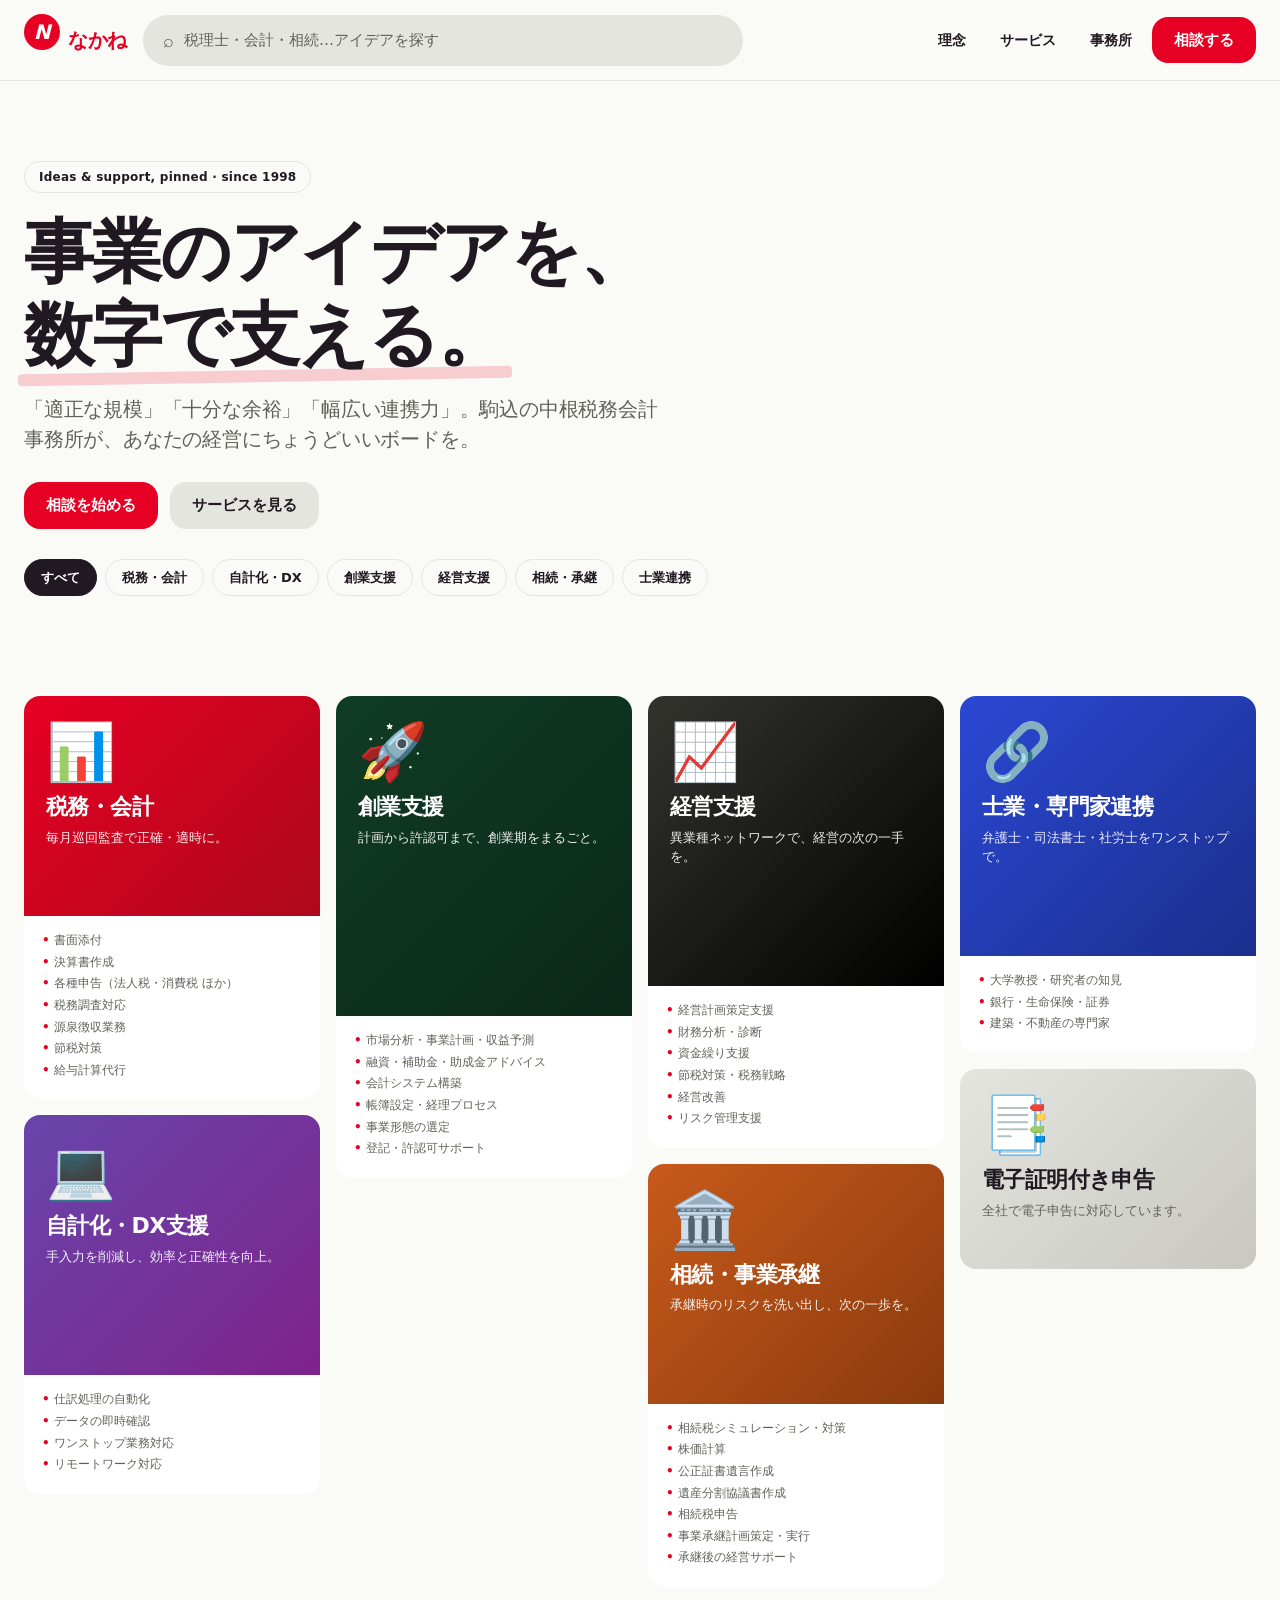
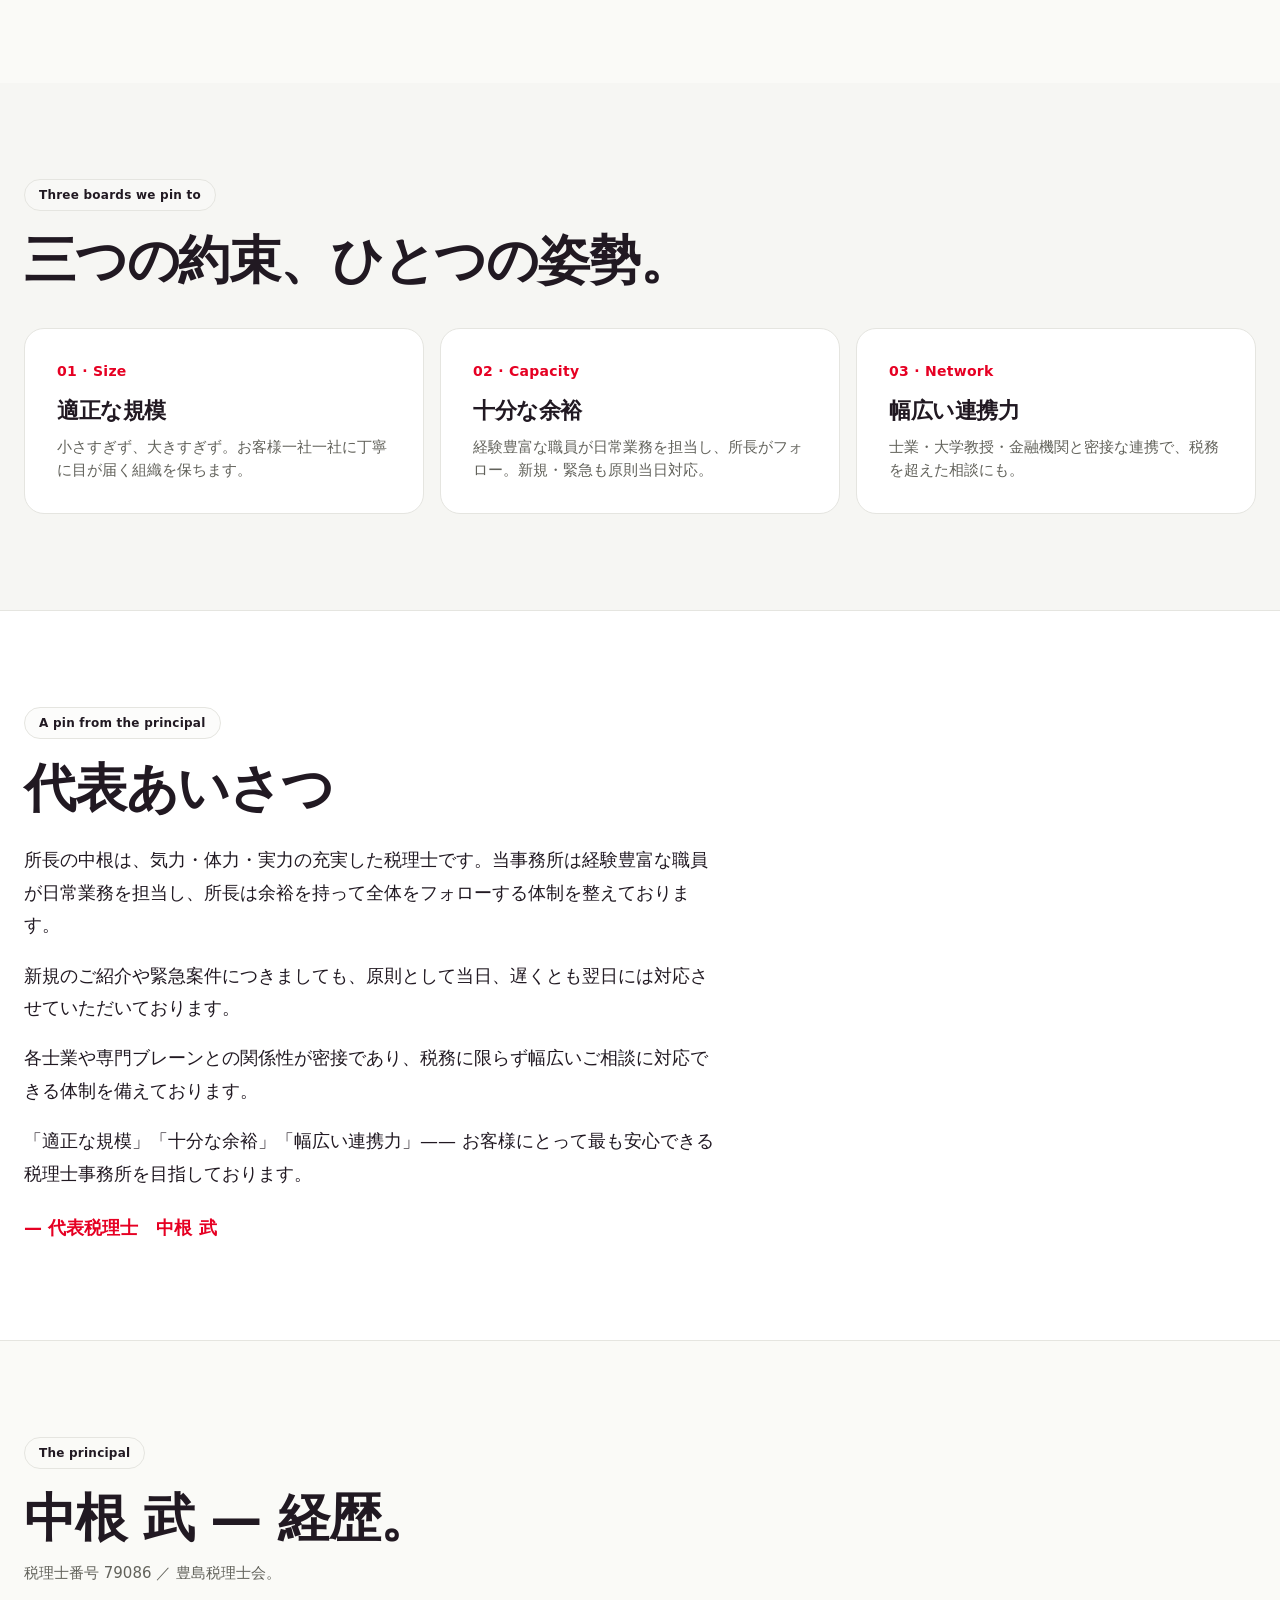
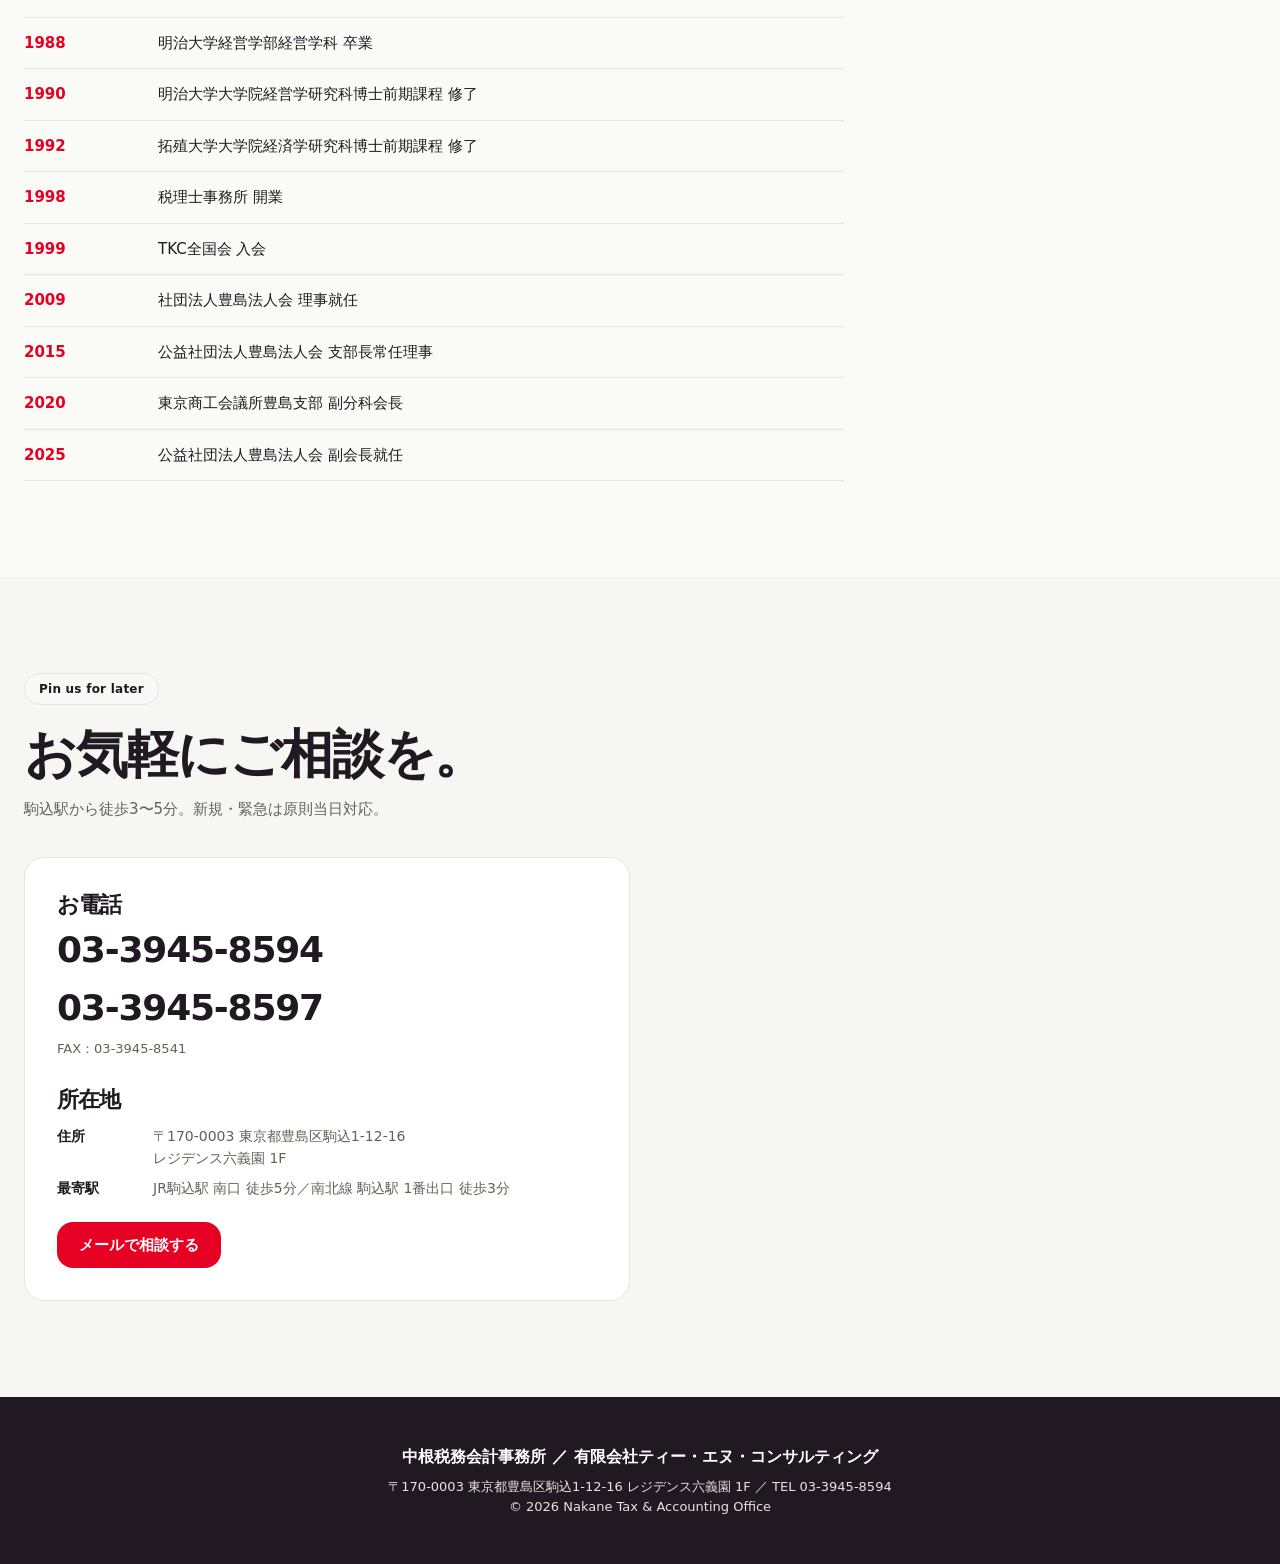
<file: pinterest.html>
<!doctype html>
<html lang="ja">
<head>
<meta charset="utf-8">
<meta name="viewport" content="width=device-width,initial-scale=1">
<title>中根税務会計事務所 — Ideas to trust.</title>
<link rel="stylesheet" href="ja-contracts.css">
<link rel="stylesheet" href="mobile-fixes.css">
<style>
  :root{
    --red:#e60023;
    --red-hover:#ad081b;
    --plum:#211922;
    --black:#000;
    --olive:#62625b;
    --silver:#91918c;
    --sand:#e5e5e0;
    --sand-2:#e0e0d9;
    --fog:#f6f6f3;
    --wash:hsla(60,20%,98%,.6);
    --white:#fff;
    --warm-bg:#fafaf7;
    --link:#2b48d4;
    --rec:#7e238b;
    --perf:#6845ab;
    --font:"Pin Sans","-apple-system","system-ui","Hiragino Sans","Yu Gothic","Noto Sans JP",Roboto,Helvetica,Arial,sans-serif;
  }
  *{box-sizing:border-box;margin:0;padding:0}
  html{scroll-behavior:smooth}
  body{font-family:var(--font);background:var(--warm-bg);color:var(--plum);font-size:16px;line-height:1.5;-webkit-font-smoothing:antialiased}
  a{color:var(--plum);text-decoration:none}
  img{display:block;max-width:100%}

  nav{position:sticky;top:0;z-index:50;background:var(--warm-bg);border-bottom:1px solid var(--sand)}
  .nav-in{max-width:1280px;margin:0 auto;padding:14px 24px;display:flex;align-items:center;gap:16px}
  .logo{display:flex;align-items:center;gap:8px;color:var(--red);font-weight:700}
  .logo .pin{width:36px;height:36px;background:var(--red);border-radius:50%;display:grid;place-items:center;color:#fff;font-size:20px;font-weight:800;font-style:italic}
  .logo .lb{font-size:20px;letter-spacing:-.3px;color:var(--red)}
  nav .search{flex:1;max-width:600px;background:var(--sand);border-radius:999px;padding:12px 20px;color:var(--olive);font-size:15px;display:flex;align-items:center;gap:10px}
  nav .search::before{content:"⌕";font-size:18px}
  nav ul{list-style:none;display:flex;gap:6px;align-items:center;margin-left:auto}
  nav a.l{padding:10px 14px;border-radius:999px;font-weight:600;font-size:14px;color:var(--plum);transition:background .15s}
  nav a.l:hover{background:var(--sand)}
  .btn{cursor:pointer;border:0;font-weight:600;display:inline-flex;align-items:center;gap:8px;transition:background .15s,filter .15s}
  .btn.red{background:var(--red);color:#fff;padding:12px 22px;border-radius:16px;font-size:15px}
  .btn.red:hover{background:var(--red-hover)}
  .btn.sand{background:var(--sand);color:var(--plum);padding:12px 22px;border-radius:16px;font-size:15px}
  .btn.sand:hover{background:var(--sand-2)}
  .btn.dark{background:var(--plum);color:#fff;padding:12px 22px;border-radius:16px;font-size:15px}

  section{padding:96px 24px}
  .wrap{max-width:1280px;margin:0 auto}

  h1,h2,h3{color:var(--plum);font-weight:700;letter-spacing:-1.2px}
  h1{font-size:clamp(44px,7vw,70px);font-weight:600;letter-spacing:-2px}
  h2{font-size:clamp(32px,4.5vw,52px)}
  h3{font-size:22px;font-weight:700}
  .eyebrow{display:inline-block;background:var(--wash);border:1px solid var(--sand);border-radius:999px;padding:6px 14px;font-size:12px;font-weight:600;color:var(--plum);margin-bottom:18px;letter-spacing:.02em}
  p.lead{font-size:20px;line-height:1.5;color:var(--olive);max-width:640px;margin-top:18px;letter-spacing:-.2px}
  p.body{color:var(--olive);font-size:15px;line-height:1.6}

  /* HERO */
  .hero{padding:80px 24px 60px}
  .hero h1 span.scribble{position:relative;display:inline-block}
  .hero h1 span.scribble::after{content:"";position:absolute;left:-6px;right:-6px;bottom:-6px;height:12px;background:var(--red);opacity:.18;border-radius:4px;z-index:-1;transform:rotate(-1deg)}
  .hero .cta{display:flex;gap:12px;margin-top:28px;flex-wrap:wrap}
  .hero .tags{display:flex;gap:8px;margin-top:30px;flex-wrap:wrap}
  .tag{background:var(--wash);border:1px solid var(--sand);border-radius:999px;padding:8px 16px;font-size:13px;font-weight:600;color:var(--plum);cursor:pointer;transition:background .15s,border-color .15s}
  .tag:hover{background:var(--white);border-color:var(--sand-2)}
  .tag.active{background:var(--plum);color:var(--white);border-color:var(--plum)}

  /* MASONRY board */
  .board{column-count:4;column-gap:16px;margin-top:40px}
  .pin{break-inside:avoid;margin-bottom:16px;background:var(--white);border-radius:16px;overflow:hidden;cursor:zoom-in;transition:transform .2s,box-shadow .2s;position:relative}
  .pin:hover{transform:translateY(-3px);box-shadow:0 10px 30px rgba(0,0,0,.06)}
  .pin .art{position:relative;aspect-ratio:auto;padding:28px 22px;color:#fff}
  .pin .art .em{font-size:56px;line-height:1;margin-bottom:12px}
  .pin .art h3{color:#fff;font-size:22px;font-weight:700;letter-spacing:-.6px;margin-bottom:6px}
  .pin .art p{color:rgba(255,255,255,.92);font-size:13px;line-height:1.5}
  .pin .body{padding:14px 18px 18px}
  .pin .body ul{list-style:none;font-size:12px;color:var(--olive);line-height:1.8}
  .pin .body ul li::before{content:"• ";color:var(--red);font-weight:800}
  .pin .save{position:absolute;top:12px;right:12px;background:var(--red);color:#fff;font-weight:700;font-size:12px;padding:8px 14px;border-radius:999px;box-shadow:0 4px 12px rgba(0,0,0,.2)}
  .pin.h1 .art{min-height:220px;background:linear-gradient(135deg,#e60023 0%,#ad081b 100%)}
  .pin.h2 .art{min-height:320px;background:linear-gradient(135deg,#103c25 0%,#0b2819 100%)}
  .pin.h3 .art{min-height:260px;background:linear-gradient(135deg,#6845ab 0%,#7e238b 100%)}
  .pin.h4 .art{min-height:290px;background:linear-gradient(135deg,#33332e 0%,#000 100%)}
  .pin.h5 .art{min-height:240px;background:linear-gradient(135deg,#c85a1b 0%,#8a3a0d 100%)}
  .pin.h6 .art{min-height:260px;background:linear-gradient(135deg,#2b48d4 0%,#1a2f8c 100%)}
  .pin.h7 .art{min-height:200px;background:linear-gradient(135deg,#e5e5e0 0%,#c8c8c1 100%);color:var(--plum)}
  .pin.h7 .art h3{color:var(--plum)}
  .pin.h7 .art p{color:var(--olive)}
  @media (max-width:1100px){.board{column-count:3}}
  @media (max-width:780px){.board{column-count:2}}
  @media (max-width:500px){.board{column-count:1}}

  /* Principles */
  .trio{display:grid;grid-template-columns:repeat(3,1fr);gap:16px;margin-top:36px}
  .t-card{background:var(--white);border-radius:20px;padding:32px;border:1px solid var(--sand)}
  .t-card .num{color:var(--red);font-weight:700;font-size:14px;letter-spacing:.02em;margin-bottom:14px}
  .t-card h3{margin-bottom:10px;letter-spacing:-.5px}
  .t-card p{color:var(--olive);font-size:15px}
  @media (max-width:780px){.trio{grid-template-columns:1fr}}

  /* Greeting */
  .greet-sec{background:var(--white);border-top:1px solid var(--sand);border-bottom:1px solid var(--sand)}
  .greet{max-width:700px;margin-top:24px;font-size:18px;line-height:1.8;color:var(--plum)}
  .greet p{margin-bottom:1em}
  .sign{display:block;margin-top:22px;font-weight:700;color:var(--red)}

  /* Timeline */
  .tl{margin-top:32px;max-width:820px}
  .tl .row{display:grid;grid-template-columns:110px 1fr;gap:24px;padding:14px 0;border-top:1px solid var(--sand);font-size:15px}
  .tl .row:last-child{border-bottom:1px solid var(--sand)}
  .tl .y{font-weight:700;color:var(--red)}
  .tl .t{color:var(--plum)}

  /* Contact */
  .c-grid{display:grid;grid-template-columns:1fr 1fr;gap:20px;margin-top:36px}
  .c-card{background:var(--white);border:1px solid var(--sand);border-radius:20px;padding:32px}
  .tel{display:block;font-size:36px;font-weight:700;letter-spacing:-1.2px;color:var(--plum);margin:4px 0}
  .tel:hover{color:var(--red)}
  .kv{display:grid;grid-template-columns:80px 1fr;gap:8px 16px;margin-top:10px;font-size:14px;color:var(--olive);line-height:1.6}
  .kv dt{color:var(--plum);font-weight:700}
  .map{width:100%;height:100%;min-height:380px;border:0;border-radius:20px}
  @media (max-width:780px){.c-grid{grid-template-columns:1fr}.map{min-height:260px}}

  footer{background:var(--plum);color:var(--sand);padding:48px 24px;text-align:center;font-size:13px}
  footer strong{display:block;color:#fff;font-size:16px;margin-bottom:8px}

  .reveal{opacity:0;transform:translateY(16px);transition:.6s}
  .reveal.in{opacity:1;transform:none}
</style>
</head>
<body>

<nav>
  <div class="nav-in">
    <div class="logo"><div class="pin">N</div><div class="lb">なかね</div></div>
    <div class="search"><span>税理士・会計・相続…アイデアを探す</span></div>
    <ul>
      <li><a class="l" href="#principles">理念</a></li>
      <li><a class="l" href="#services">サービス</a></li>
      <li><a class="l" href="#office">事務所</a></li>
      <li><a class="btn red" href="#contact">相談する</a></li>
    </ul>
  </div>
</nav>

<!-- HERO -->
<section class="hero">
  <div class="wrap">
    <span class="eyebrow">Ideas &amp; support, pinned · since 1998</span>
    <h1>事業のアイデアを、<br><span class="scribble">数字で支える。</span></h1>
    <p class="lead">「適正な規模」「十分な余裕」「幅広い連携力」。駒込の中根税務会計事務所が、あなたの経営にちょうどいいボードを。</p>
    <div class="cta">
      <a class="btn red" href="#contact">相談を始める</a>
      <a class="btn sand" href="#services">サービスを見る</a>
    </div>
    <div class="tags">
      <span class="tag active">すべて</span>
      <span class="tag">税務・会計</span>
      <span class="tag">自計化・DX</span>
      <span class="tag">創業支援</span>
      <span class="tag">経営支援</span>
      <span class="tag">相続・承継</span>
      <span class="tag">士業連携</span>
    </div>
  </div>
</section>

<!-- BOARD (masonry) — services as pins -->
<section id="services" style="padding-top:0">
  <div class="wrap">
    <div class="board">
      <article class="pin h1 reveal">
        <div class="save">Save</div>
        <div class="art"><div class="em">📊</div><h3>税務・会計</h3><p>毎月巡回監査で正確・適時に。</p></div>
        <div class="body"><ul><li>書面添付</li><li>決算書作成</li><li>各種申告（法人税・消費税 ほか）</li><li>税務調査対応</li><li>源泉徴収業務</li><li>節税対策</li><li>給与計算代行</li></ul></div>
      </article>
      <article class="pin h3 reveal">
        <div class="save">Save</div>
        <div class="art"><div class="em">💻</div><h3>自計化・DX支援</h3><p>手入力を削減し、効率と正確性を向上。</p></div>
        <div class="body"><ul><li>仕訳処理の自動化</li><li>データの即時確認</li><li>ワンストップ業務対応</li><li>リモートワーク対応</li></ul></div>
      </article>
      <article class="pin h2 reveal">
        <div class="save">Save</div>
        <div class="art"><div class="em">🚀</div><h3>創業支援</h3><p>計画から許認可まで、創業期をまるごと。</p></div>
        <div class="body"><ul><li>市場分析・事業計画・収益予測</li><li>融資・補助金・助成金アドバイス</li><li>会計システム構築</li><li>帳簿設定・経理プロセス</li><li>事業形態の選定</li><li>登記・許認可サポート</li></ul></div>
      </article>
      <article class="pin h4 reveal">
        <div class="save">Save</div>
        <div class="art"><div class="em">📈</div><h3>経営支援</h3><p>異業種ネットワークで、経営の次の一手を。</p></div>
        <div class="body"><ul><li>経営計画策定支援</li><li>財務分析・診断</li><li>資金繰り支援</li><li>節税対策・税務戦略</li><li>経営改善</li><li>リスク管理支援</li></ul></div>
      </article>
      <article class="pin h5 reveal">
        <div class="save">Save</div>
        <div class="art"><div class="em">🏛️</div><h3>相続・事業承継</h3><p>承継時のリスクを洗い出し、次の一歩を。</p></div>
        <div class="body"><ul><li>相続税シミュレーション・対策</li><li>株価計算</li><li>公正証書遺言作成</li><li>遺産分割協議書作成</li><li>相続税申告</li><li>事業承継計画策定・実行</li><li>承継後の経営サポート</li></ul></div>
      </article>
      <article class="pin h6 reveal">
        <div class="save">Save</div>
        <div class="art"><div class="em">🔗</div><h3>士業・専門家連携</h3><p>弁護士・司法書士・社労士をワンストップで。</p></div>
        <div class="body"><ul><li>大学教授・研究者の知見</li><li>銀行・生命保険・証券</li><li>建築・不動産の専門家</li></ul></div>
      </article>
      <article class="pin h7 reveal">
        <div class="save">Save</div>
        <div class="art"><div class="em">📑</div><h3>電子証明付き申告</h3><p>全社で電子申告に対応しています。</p></div>
      </article>
    </div>
  </div>
</section>

<!-- Principles -->
<section id="principles" style="background:var(--fog)">
  <div class="wrap">
    <span class="eyebrow">Three boards we pin to</span>
    <h2>三つの約束、ひとつの姿勢。</h2>
    <div class="trio">
      <div class="t-card reveal"><div class="num">01 · Size</div><h3>適正な規模</h3><p>小さすぎず、大きすぎず。お客様一社一社に丁寧に目が届く組織を保ちます。</p></div>
      <div class="t-card reveal"><div class="num">02 · Capacity</div><h3>十分な余裕</h3><p>経験豊富な職員が日常業務を担当し、所長がフォロー。新規・緊急も原則当日対応。</p></div>
      <div class="t-card reveal"><div class="num">03 · Network</div><h3>幅広い連携力</h3><p>士業・大学教授・金融機関と密接な連携で、税務を超えた相談にも。</p></div>
    </div>
  </div>
</section>

<!-- Greeting -->
<section class="greet-sec" id="greeting">
  <div class="wrap">
    <span class="eyebrow">A pin from the principal</span>
    <h2>代表あいさつ</h2>
    <div class="greet reveal">
      <p>所長の中根は、気力・体力・実力の充実した税理士です。当事務所は経験豊富な職員が日常業務を担当し、所長は余裕を持って全体をフォローする体制を整えております。</p>
      <p>新規のご紹介や緊急案件につきましても、原則として当日、遅くとも翌日には対応させていただいております。</p>
      <p>各士業や専門ブレーンとの関係性が密接であり、税務に限らず幅広いご相談に対応できる体制を備えております。</p>
      <p>「適正な規模」「十分な余裕」「幅広い連携力」—— お客様にとって最も安心できる税理士事務所を目指しております。</p>
      <span class="sign">— 代表税理士　中根 武</span>
    </div>
  </div>
</section>

<!-- Office / timeline -->
<section id="office">
  <div class="wrap">
    <span class="eyebrow">The principal</span>
    <h2>中根 武 — 経歴。</h2>
    <p class="body" style="margin-top:10px">税理士番号 79086 ／ 豊島税理士会。</p>
    <div class="tl reveal">
      <div class="row"><div class="y">1988</div><div class="t">明治大学経営学部経営学科 卒業</div></div>
      <div class="row"><div class="y">1990</div><div class="t">明治大学大学院経営学研究科博士前期課程 修了</div></div>
      <div class="row"><div class="y">1992</div><div class="t">拓殖大学大学院経済学研究科博士前期課程 修了</div></div>
      <div class="row"><div class="y">1998</div><div class="t">税理士事務所 開業</div></div>
      <div class="row"><div class="y">1999</div><div class="t">TKC全国会 入会</div></div>
      <div class="row"><div class="y">2009</div><div class="t">社団法人豊島法人会 理事就任</div></div>
      <div class="row"><div class="y">2015</div><div class="t">公益社団法人豊島法人会 支部長常任理事</div></div>
      <div class="row"><div class="y">2020</div><div class="t">東京商工会議所豊島支部 副分科会長</div></div>
      <div class="row"><div class="y">2025</div><div class="t">公益社団法人豊島法人会 副会長就任</div></div>
    </div>
  </div>
</section>

<!-- Contact -->
<section id="contact" style="background:var(--fog)">
  <div class="wrap">
    <span class="eyebrow">Pin us for later</span>
    <h2>お気軽にご相談を。</h2>
    <p class="body" style="margin-top:10px">駒込駅から徒歩3〜5分。新規・緊急は原則当日対応。</p>
    <div class="c-grid">
      <div class="c-card reveal">
        <h3>お電話</h3>
        <a class="tel" href="tel:+81339458594">03-3945-8594</a>
        <a class="tel" href="tel:+81339458597">03-3945-8597</a>
        <div style="font-size:13px;color:var(--olive);margin-top:4px">FAX：03-3945-8541</div>
        <h3 style="margin-top:26px">所在地</h3>
        <dl class="kv">
          <dt>住所</dt><dd>〒170-0003 東京都豊島区駒込1-12-16<br>レジデンス六義園 1F</dd>
          <dt>最寄駅</dt><dd>JR駒込駅 南口 徒歩5分／南北線 駒込駅 1番出口 徒歩3分</dd>
        </dl>
        <div style="margin-top:22px"><a class="btn red" href="mailto:info@nakanekaikei.co.jp">メールで相談する</a></div>
      </div>
      <iframe class="map reveal" loading="lazy" src="https://maps.google.com/maps?q=%E6%9D%B1%E4%BA%AC%E9%83%BD%E8%B1%8A%E5%B3%B6%E5%8C%BA%E9%A7%92%E8%BE%BC1-12-16&hl=ja&z=16&output=embed"></iframe>
    </div>
  </div>
</section>

<footer>
  <strong>中根税務会計事務所 ／ 有限会社ティー・エヌ・コンサルティング</strong>
  〒170-0003 東京都豊島区駒込1-12-16 レジデンス六義園 1F ／ TEL 03-3945-8594<br>
  © <span id="y"></span> Nakane Tax &amp; Accounting Office
</footer>

<script>
  document.getElementById('y').textContent=new Date().getFullYear();
  const io=new IntersectionObserver(es=>es.forEach(e=>{if(e.isIntersecting){e.target.classList.add('in');io.unobserve(e.target)}}),{threshold:.1});
  document.querySelectorAll('.reveal').forEach(el=>io.observe(el));
  document.querySelectorAll('.tag').forEach(t=>t.addEventListener('click',()=>{document.querySelectorAll('.tag').forEach(x=>x.classList.remove('active'));t.classList.add('active')}));
</script>
</body>
</html>
</file>
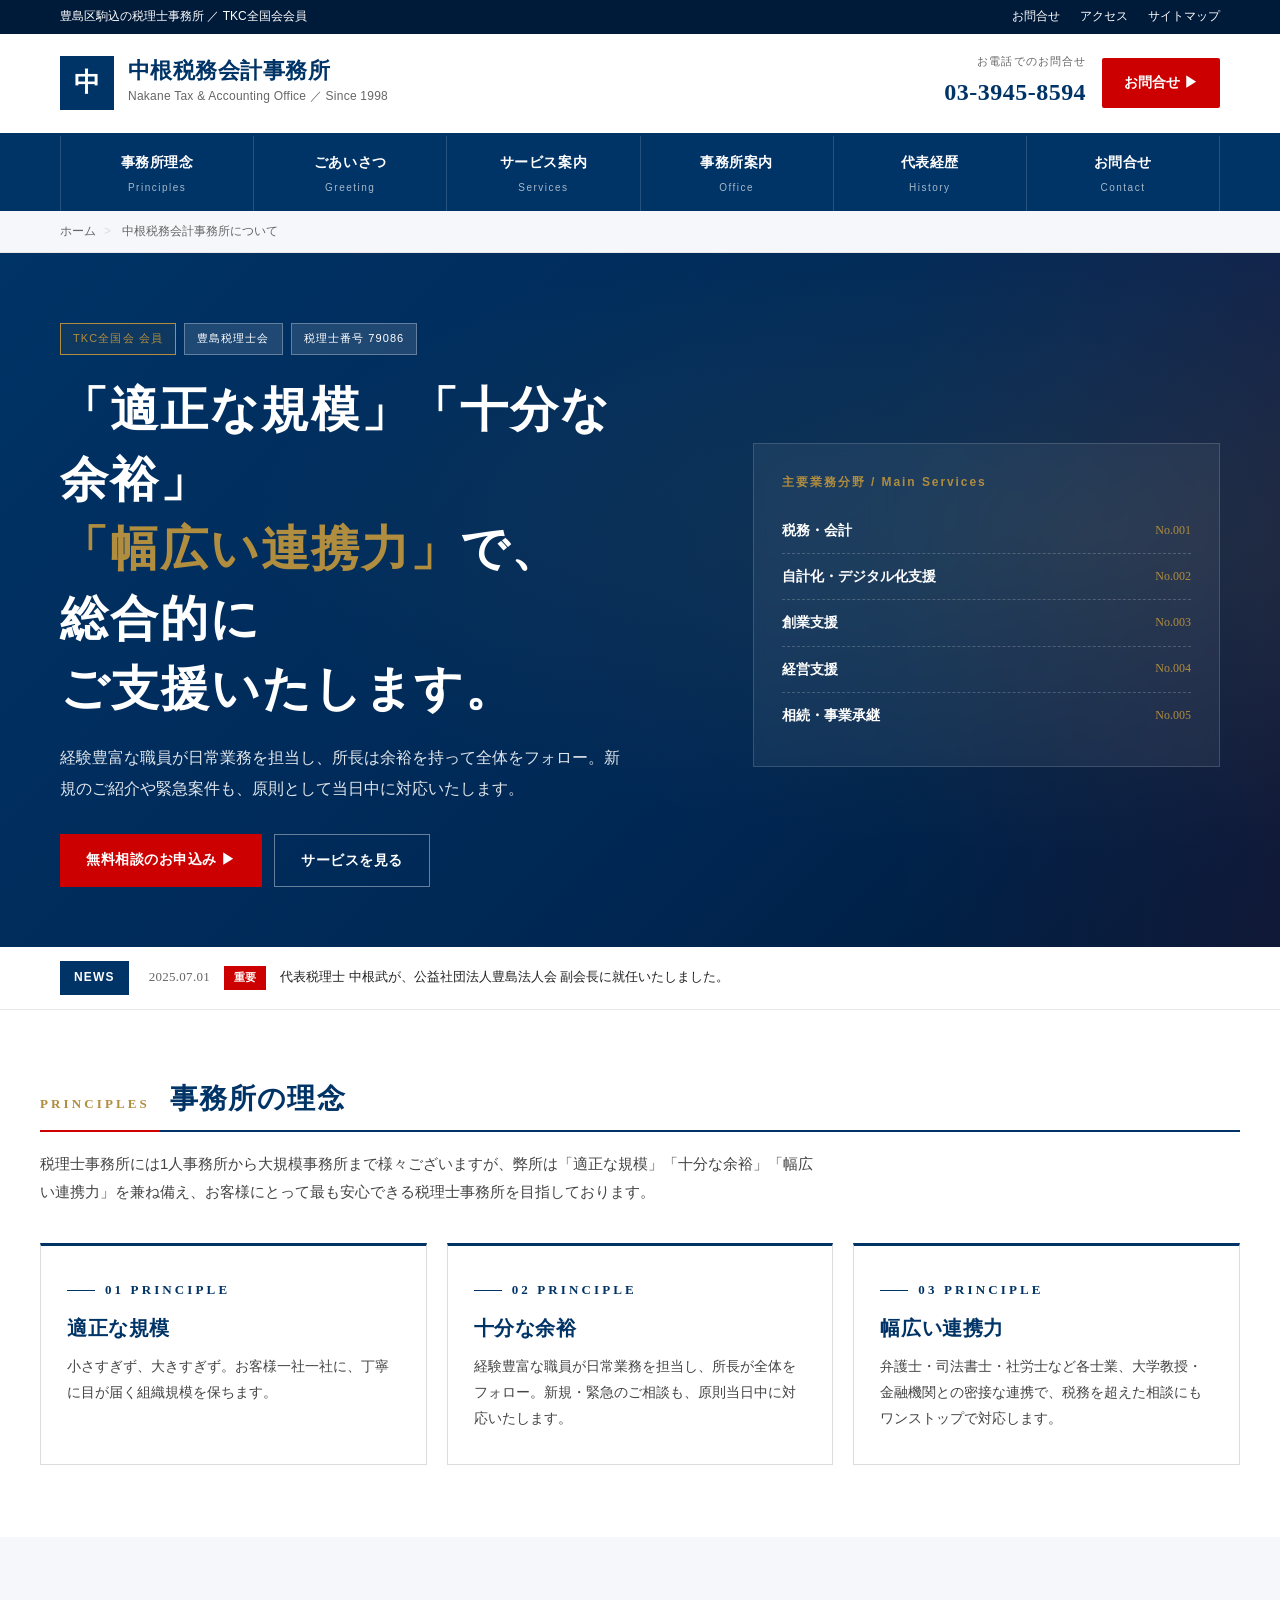
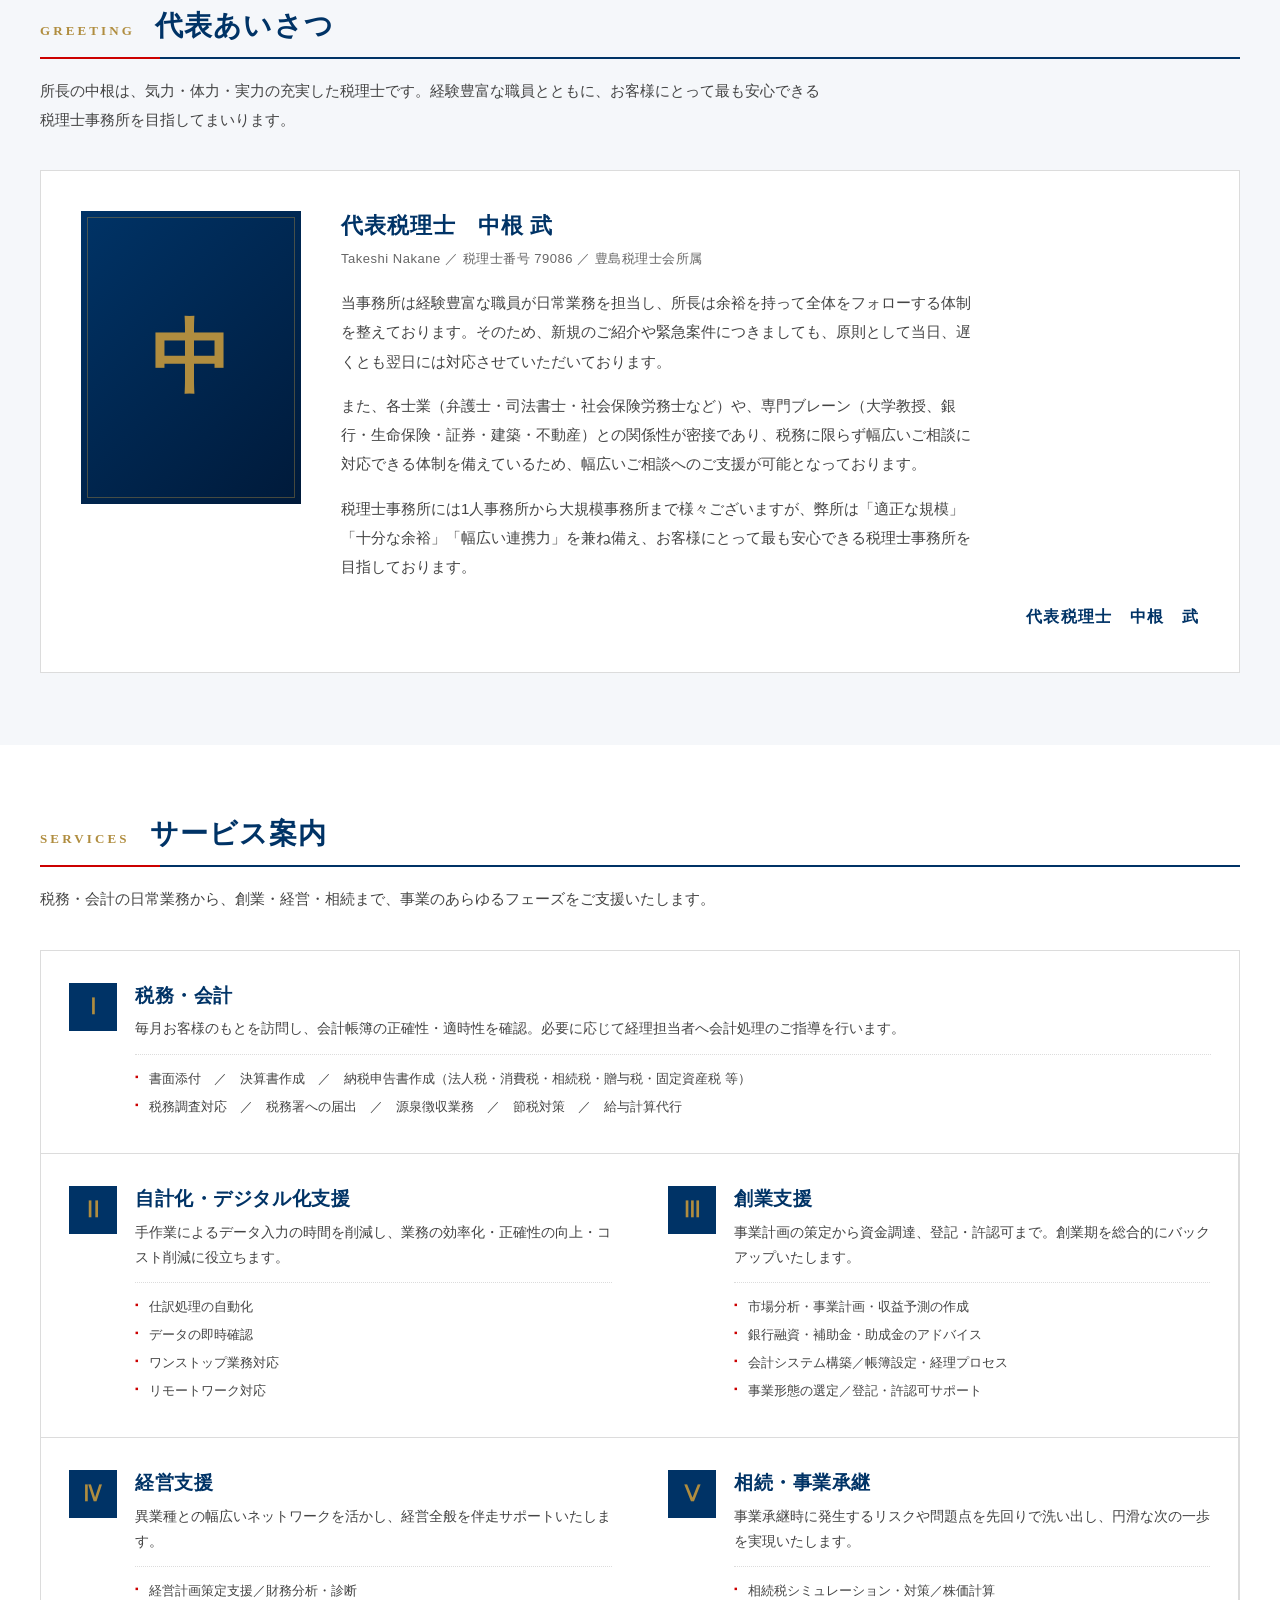
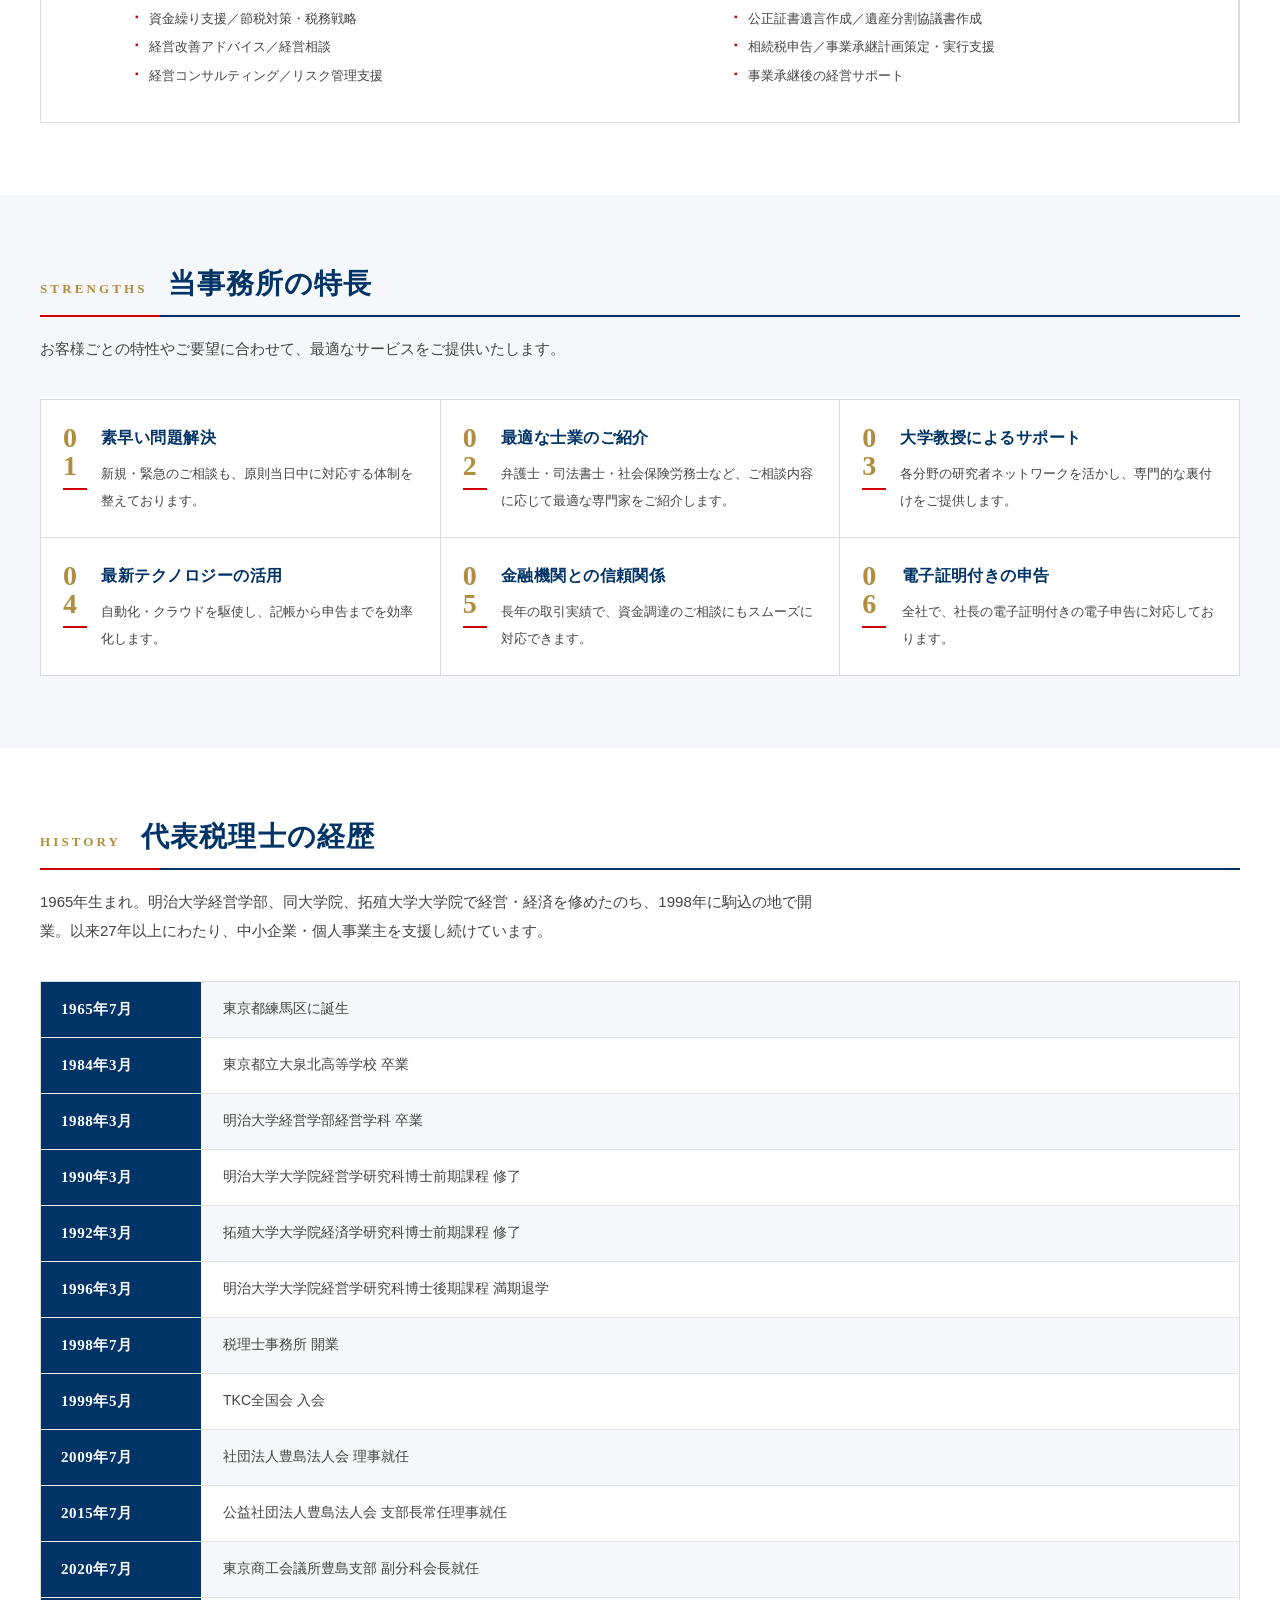
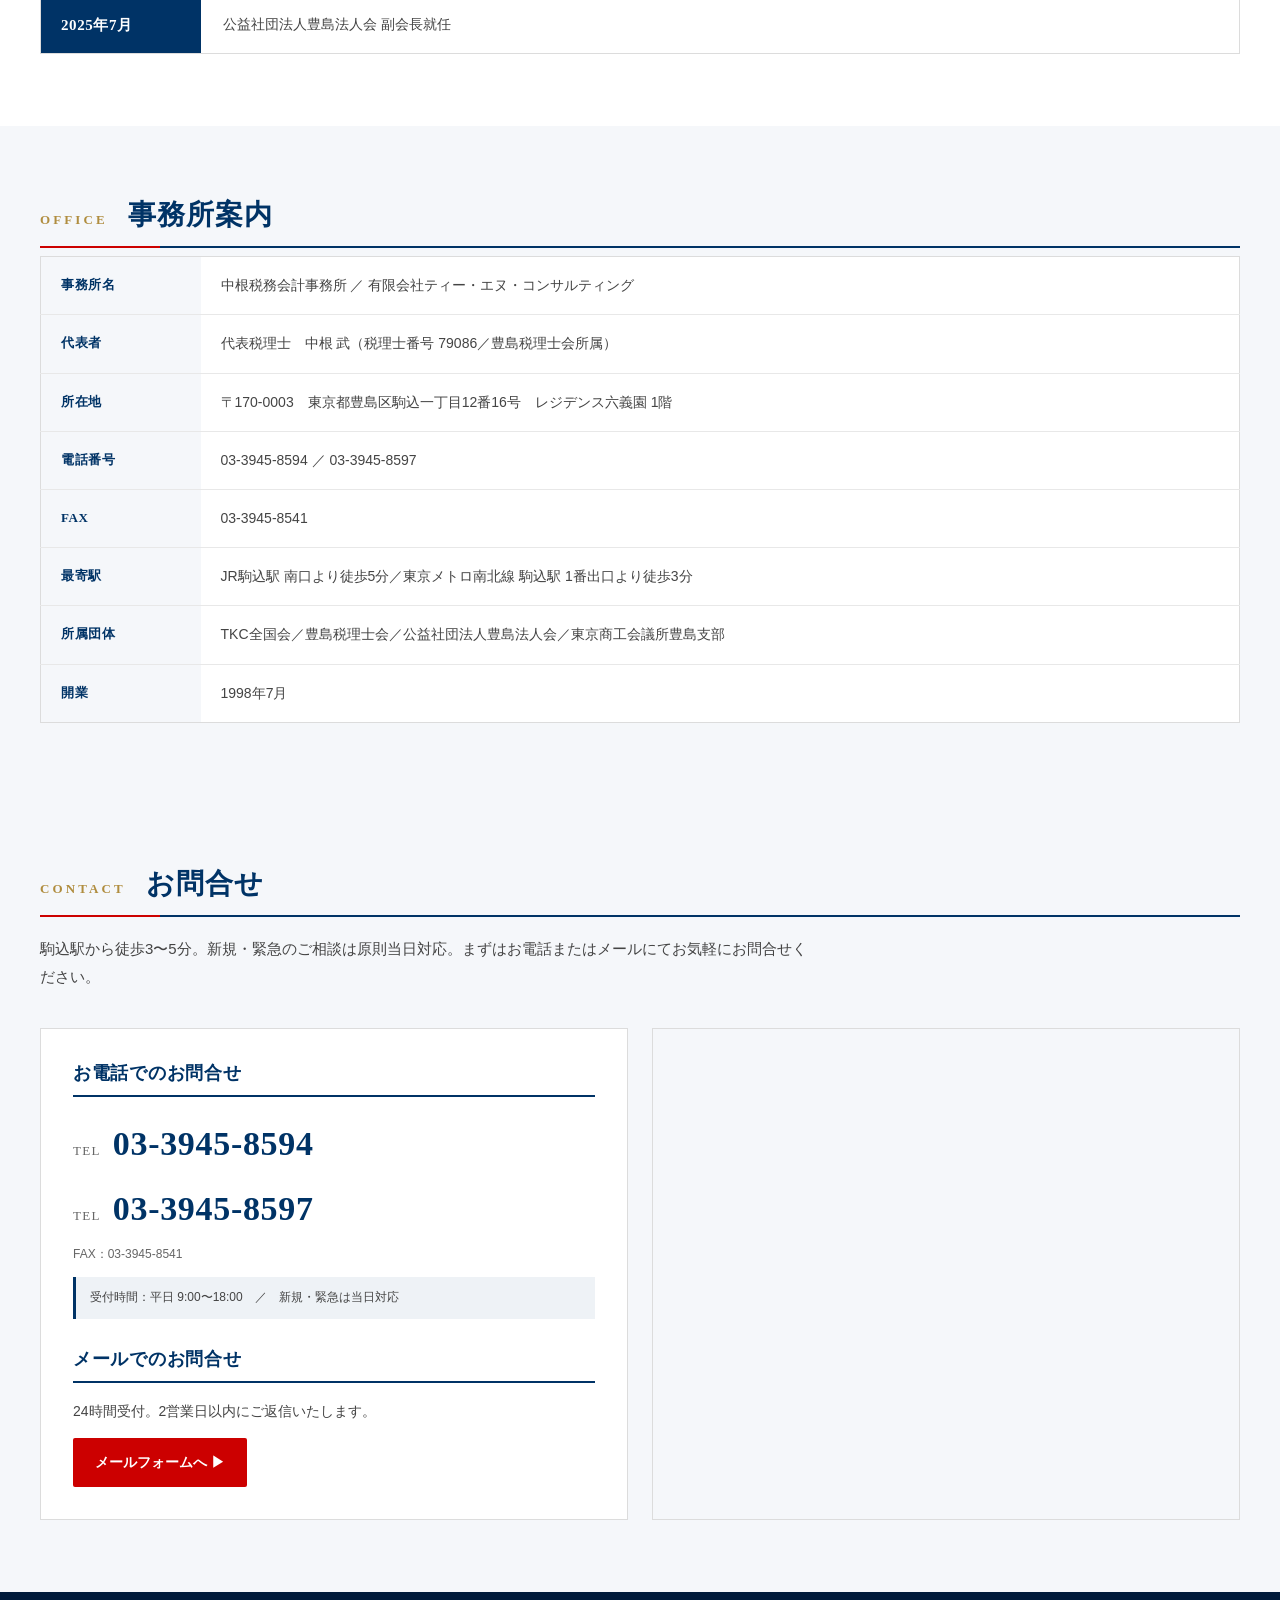
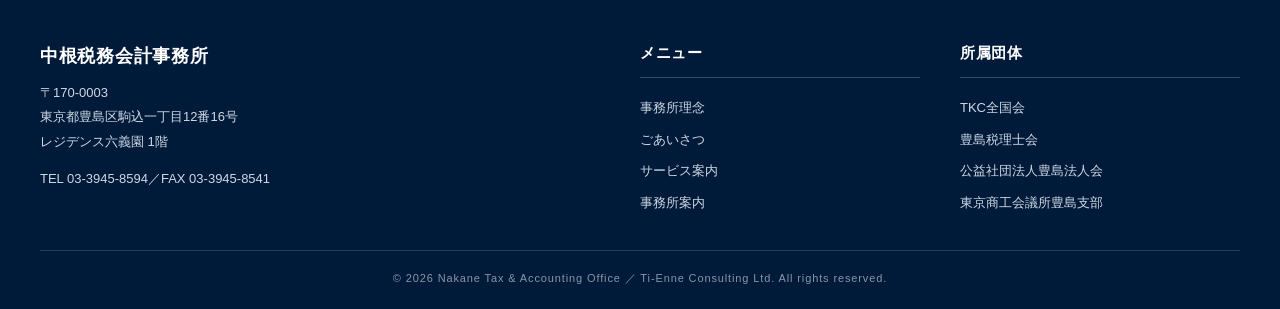
<file: tkc.html>
<!doctype html>
<html lang="ja">
<head>
<meta charset="utf-8">
<meta name="viewport" content="width=device-width,initial-scale=1">
<title>中根税務会計事務所 ／ TKC全国会会員</title>
<link rel="stylesheet" href="ja-contracts.css">
<link rel="stylesheet" href="mobile-fixes.css">
<style>
  /* TKC-inspired: 保守的・信頼感重視・情報量が多くても走査しやすい設計 */
  :root{
    --navy:#003366;
    --navy-2:#002855;
    --navy-3:#001a3a;
    --red:#cc0000;
    --red-2:#a60000;
    --gold:#b08d3f;
    --ink:#222;
    --ink-2:#444;
    --muted:#666;
    --border:#dcdcdc;
    --border-2:#e8e8e8;
    --bg:#ffffff;
    --bg-2:#f5f7fa;
    --bg-3:#eef2f6;
    --link:#0a4a8f;
    --font:"游ゴシック体","Yu Gothic",YuGothic,"ヒラギノ角ゴ ProN","Hiragino Kaku Gothic ProN","メイリオ",Meiryo,"Noto Sans JP",Arial,sans-serif;
    --font-mincho:"游明朝","Yu Mincho",YuMincho,"ヒラギノ明朝 ProN","Hiragino Mincho ProN","Noto Serif JP",serif;
  }
  *{box-sizing:border-box;margin:0;padding:0}
  html{scroll-behavior:smooth}
  body{font-family:var(--font);color:var(--ink);background:var(--bg);font-size:15px;line-height:1.8;-webkit-font-smoothing:antialiased}
  a{color:var(--link);text-decoration:underline}
  a:hover{text-decoration:none;color:var(--navy)}
  img{display:block;max-width:100%}

  /* Utility bar */
  .util{background:var(--navy-3);color:#fff;font-size:12px}
  .util .in{max-width:1200px;margin:0 auto;padding:6px 20px;display:flex;justify-content:space-between;align-items:center;gap:20px;flex-wrap:wrap}
  .util a{color:#fff;text-decoration:none}
  .util .links{display:flex;gap:20px}
  .util .links a:hover{text-decoration:underline}

  /* Header */
  header.site{background:#fff;border-bottom:3px solid var(--navy)}
  header.site .in{max-width:1200px;margin:0 auto;padding:18px 20px;display:flex;align-items:center;gap:20px;flex-wrap:wrap}
  .brand{display:flex;align-items:center;gap:14px}
  .brand .mark{width:54px;height:54px;background:var(--navy);color:#fff;display:grid;place-items:center;font-family:var(--font-mincho);font-weight:700;font-size:26px;letter-spacing:.02em}
  .brand .mark::after{content:"";position:absolute}
  .brand .name{font-family:var(--font-mincho);font-size:22px;font-weight:700;color:var(--navy);letter-spacing:.02em;line-height:1.2}
  .brand .sub{font-size:12px;color:var(--muted);margin-top:2px;letter-spacing:.02em}
  .brand-right{margin-left:auto;display:flex;align-items:center;gap:16px}
  .tel-head{text-align:right}
  .tel-head .l{font-size:11px;color:var(--muted);letter-spacing:.1em}
  .tel-head .n{font-family:var(--font-mincho);font-size:24px;font-weight:700;color:var(--navy);letter-spacing:.02em}
  .btn-contact{background:var(--red);color:#fff;padding:12px 22px;font-size:14px;font-weight:700;text-decoration:none;border-radius:2px;display:inline-block}
  .btn-contact:hover{background:var(--red-2);color:#fff;text-decoration:none}

  /* Global nav */
  nav.gn{background:var(--navy);color:#fff}
  nav.gn .in{max-width:1200px;margin:0 auto;padding:0 20px;display:flex}
  nav.gn a{flex:1;text-align:center;padding:14px 10px;color:#fff;text-decoration:none;font-size:14px;font-weight:600;border-right:1px solid rgba(255,255,255,.15);transition:background .15s;letter-spacing:.04em}
  nav.gn a:first-child{border-left:1px solid rgba(255,255,255,.15)}
  nav.gn a:hover{background:var(--navy-2);color:#fff}
  nav.gn a .en{display:block;font-size:10px;font-weight:400;color:rgba(255,255,255,.65);margin-top:4px;letter-spacing:.15em}
  @media (max-width:780px){nav.gn .in{flex-wrap:wrap}nav.gn a{flex:1 0 50%;font-size:13px;border-bottom:1px solid rgba(255,255,255,.15)}}

  /* Breadcrumb */
  .crumb{background:var(--bg-2);border-bottom:1px solid var(--border-2);font-size:12px;color:var(--muted)}
  .crumb .in{max-width:1200px;margin:0 auto;padding:10px 20px}
  .crumb a{color:var(--muted);text-decoration:none}
  .crumb a:hover{text-decoration:underline}
  .crumb .sep{margin:0 8px;color:var(--border)}

  /* Hero */
  .hero{background:linear-gradient(135deg,var(--navy) 0%,var(--navy-2) 60%,var(--navy-3) 100%);color:#fff;position:relative;overflow:hidden}
  .hero::before{content:"";position:absolute;inset:0;background:
    radial-gradient(ellipse at 85% 40%,rgba(176,141,63,.12),transparent 55%),
    linear-gradient(90deg,transparent 0%,transparent 70%,rgba(204,0,0,.08) 100%);
    pointer-events:none}
  .hero .in{max-width:1200px;margin:0 auto;padding:70px 20px 60px;position:relative;display:grid;grid-template-columns:1.4fr 1fr;gap:40px;align-items:center}
  .hero .badge-row{display:flex;gap:8px;margin-bottom:20px;flex-wrap:wrap}
  .h-badge{background:rgba(255,255,255,.12);border:1px solid rgba(255,255,255,.3);font-size:11px;padding:5px 12px;letter-spacing:.1em;color:#fff}
  .h-badge.gold{border-color:var(--gold);color:var(--gold);background:rgba(176,141,63,.08)}
  .hero h1{font-family:var(--font-mincho);font-size:clamp(30px,4.2vw,48px);font-weight:700;letter-spacing:.04em;margin-bottom:20px;line-height:1.45}
  .hero h1 .accent{color:var(--gold)}
  .hero .lead{font-size:16px;line-height:1.9;color:rgba(255,255,255,.88);max-width:560px}
  .hero .cta{display:flex;gap:12px;margin-top:30px;flex-wrap:wrap}
  .hero .cta a{padding:13px 26px;font-size:14px;font-weight:700;text-decoration:none;letter-spacing:.04em}
  .cta .primary{background:var(--red);color:#fff}
  .cta .primary:hover{background:var(--red-2);color:#fff}
  .cta .secondary{background:transparent;color:#fff;border:1px solid rgba(255,255,255,.4)}
  .cta .secondary:hover{background:rgba(255,255,255,.1);color:#fff}
  .hero-card{background:rgba(255,255,255,.06);border:1px solid rgba(255,255,255,.15);padding:28px;backdrop-filter:blur(6px)}
  .hero-card .t{font-size:12px;letter-spacing:.16em;color:var(--gold);margin-bottom:14px;font-weight:600}
  .hero-card ul{list-style:none}
  .hero-card li{padding:10px 0;border-bottom:1px dashed rgba(255,255,255,.2);font-size:14px;display:flex;justify-content:space-between;align-items:center;gap:10px}
  .hero-card li:last-child{border-bottom:0}
  .hero-card li b{font-weight:600}
  .hero-card li span{color:var(--gold);font-size:12px;font-family:var(--font-mincho)}
  @media (max-width:900px){.hero .in{grid-template-columns:1fr;padding:48px 20px}}

  /* News ticker */
  .news{background:#fff;border-bottom:1px solid var(--border-2)}
  .news .in{max-width:1200px;margin:0 auto;padding:14px 20px;display:flex;gap:20px;align-items:center;flex-wrap:wrap}
  .news .lbl{background:var(--navy);color:#fff;padding:6px 14px;font-size:12px;font-weight:700;letter-spacing:.1em}
  .news .item{display:flex;gap:14px;align-items:baseline;font-size:13px;flex:1;min-width:240px}
  .news .date{color:var(--muted);font-family:var(--font-mincho);letter-spacing:.02em;white-space:nowrap}
  .news .tag{background:var(--bg-3);color:var(--navy);padding:2px 10px;font-size:11px;font-weight:600;white-space:nowrap}
  .news .tag.new{background:var(--red);color:#fff}
  .news a{color:var(--ink);text-decoration:none}
  .news a:hover{color:var(--link);text-decoration:underline}

  /* Section */
  section{padding:72px 20px}
  .wrap{max-width:1200px;margin:0 auto}
  .s-title{display:flex;align-items:baseline;gap:20px;margin-bottom:8px;padding-bottom:14px;border-bottom:2px solid var(--navy);position:relative}
  .s-title::after{content:"";position:absolute;bottom:-2px;left:0;width:120px;height:2px;background:var(--red)}
  .s-title .en{font-family:var(--font-mincho);font-size:13px;color:var(--gold);letter-spacing:.24em;text-transform:uppercase;font-weight:600}
  .s-title h2{font-family:var(--font-mincho);font-size:28px;font-weight:700;color:var(--navy);letter-spacing:.04em}
  .s-desc{color:var(--ink-2);margin:18px 0 36px;max-width:780px;line-height:1.9}

  /* Principles */
  .pillars{display:grid;grid-template-columns:repeat(3,1fr);gap:20px}
  .pillar{background:#fff;border:1px solid var(--border);border-top:3px solid var(--navy);padding:32px 26px;position:relative;transition:border-top-color .2s,box-shadow .2s}
  .pillar:hover{border-top-color:var(--red);box-shadow:0 4px 16px rgba(0,0,0,.06)}
  .pillar .num{font-family:var(--font-mincho);color:var(--navy);font-size:13px;letter-spacing:.24em;font-weight:600;margin-bottom:14px}
  .pillar .num::before{content:"";display:inline-block;width:28px;height:1px;background:var(--navy);vertical-align:middle;margin-right:10px}
  .pillar h3{font-family:var(--font-mincho);font-size:20px;font-weight:700;color:var(--navy);margin-bottom:12px;letter-spacing:.03em}
  .pillar p{color:var(--ink-2);font-size:14px;line-height:1.85}
  @media (max-width:820px){.pillars{grid-template-columns:1fr}}

  /* Greeting */
  .greet-sec{background:var(--bg-2)}
  .greet-wrap{display:grid;grid-template-columns:220px 1fr;gap:40px;align-items:start;background:#fff;border:1px solid var(--border);padding:40px}
  .portrait{background:linear-gradient(135deg,var(--navy),var(--navy-3));aspect-ratio:3/4;display:grid;place-items:center;color:var(--gold);font-family:var(--font-mincho);font-size:80px;font-weight:700;position:relative}
  .portrait::after{content:"";position:absolute;inset:6px;border:1px solid rgba(176,141,63,.4);pointer-events:none}
  .greet h3{font-family:var(--font-mincho);font-size:22px;color:var(--navy);margin-bottom:6px;font-weight:700;letter-spacing:.04em}
  .greet .role{color:var(--muted);font-size:13px;margin-bottom:18px;letter-spacing:.04em}
  .greet p{margin-bottom:1em;font-size:15px;line-height:1.95;color:var(--ink-2)}
  .sign{display:block;margin-top:22px;font-family:var(--font-mincho);font-size:16px;color:var(--navy);font-weight:700;text-align:right;letter-spacing:.08em}
  @media (max-width:780px){.greet-wrap{grid-template-columns:1fr;padding:24px}.portrait{max-width:180px;margin:0 auto}}

  /* Services — dense table-like grid */
  .svc{display:grid;grid-template-columns:repeat(2,1fr);gap:0;border:1px solid var(--border);background:#fff}
  .svc .cell{padding:32px 28px;border-right:1px solid var(--border);border-bottom:1px solid var(--border);display:flex;gap:18px;align-items:flex-start}
  .svc .cell:nth-child(2n){border-right:0}
  .svc .cell:nth-last-child(-n+2){border-bottom:0}
  .svc .cell .no{flex:0 0 auto;width:48px;height:48px;background:var(--navy);color:var(--gold);font-family:var(--font-mincho);font-size:22px;font-weight:700;display:grid;place-items:center;letter-spacing:.02em}
  .svc .cell .bd{flex:1}
  .svc .cell h3{font-family:var(--font-mincho);font-size:19px;color:var(--navy);font-weight:700;margin-bottom:8px;letter-spacing:.03em}
  .svc .cell p{color:var(--ink-2);font-size:14px;line-height:1.8;margin-bottom:12px}
  .svc .cell ul{list-style:none;border-top:1px dotted var(--border);padding-top:10px;font-size:13px;color:var(--ink-2)}
  .svc .cell ul li{padding:3px 0;padding-left:14px;position:relative;line-height:1.7}
  .svc .cell ul li::before{content:"▪";color:var(--red);position:absolute;left:0;top:3px;font-size:10px}
  .svc .wide{grid-column:span 2;border-right:0}
  @media (max-width:780px){.svc{grid-template-columns:1fr}.svc .cell{border-right:0}.svc .wide{grid-column:span 1}}

  /* Why us — numbered list */
  .why{display:grid;grid-template-columns:repeat(3,1fr);gap:1px;background:var(--border);border:1px solid var(--border)}
  .why .cell{background:#fff;padding:24px 22px;display:flex;gap:14px;align-items:flex-start}
  .why .no{font-family:var(--font-mincho);color:var(--gold);font-size:28px;font-weight:700;line-height:1;letter-spacing:.02em}
  .why .no::after{content:"";display:block;width:24px;height:2px;background:var(--red);margin-top:8px}
  .why b{display:block;color:var(--navy);font-size:16px;font-weight:700;margin-bottom:6px;font-family:var(--font-mincho);letter-spacing:.03em}
  .why span{color:var(--ink-2);font-size:13px;line-height:1.7}
  @media (max-width:780px){.why{grid-template-columns:1fr}}

  /* Timeline */
  .tl{background:#fff;border:1px solid var(--border)}
  .tl .row{display:grid;grid-template-columns:160px 1fr;gap:0;border-bottom:1px solid var(--border-2)}
  .tl .row:last-child{border-bottom:0}
  .tl .row:nth-child(odd){background:var(--bg-2)}
  .tl .y{background:var(--navy);color:#fff;padding:14px 20px;font-family:var(--font-mincho);font-weight:700;font-size:15px;letter-spacing:.04em}
  .tl .t{padding:14px 22px;color:var(--ink-2);font-size:14px}
  @media (max-width:640px){.tl .row{grid-template-columns:100px 1fr}.tl .y{padding:12px 14px;font-size:13px}.tl .t{padding:12px 16px}}

  /* Info table */
  .info{background:#fff;border:1px solid var(--border);width:100%;border-collapse:collapse}
  .info th,.info td{padding:16px 20px;text-align:left;font-size:14px;border-bottom:1px solid var(--border-2);vertical-align:top}
  .info th{background:var(--bg-2);font-family:var(--font-mincho);color:var(--navy);font-weight:700;width:160px;letter-spacing:.04em;font-size:13px}
  .info td{color:var(--ink-2);line-height:1.8}
  .info tr:last-child th,.info tr:last-child td{border-bottom:0}

  /* Contact */
  .contact-sec{background:var(--bg-2)}
  .c-grid{display:grid;grid-template-columns:1fr 1fr;gap:24px}
  .c-card{background:#fff;border:1px solid var(--border);padding:32px}
  .c-card h3{font-family:var(--font-mincho);font-size:18px;color:var(--navy);font-weight:700;margin-bottom:16px;padding-bottom:10px;border-bottom:2px solid var(--navy);letter-spacing:.04em}
  .c-tel{font-family:var(--font-mincho);font-size:34px;color:var(--navy);font-weight:700;text-decoration:none;letter-spacing:.02em;display:block;margin:4px 0}
  .c-tel:hover{color:var(--red);text-decoration:none}
  .c-tel::before{content:"TEL ";font-size:13px;color:var(--muted);margin-right:8px;letter-spacing:.1em;font-weight:400}
  .c-card .hours{background:var(--bg-3);padding:10px 14px;font-size:12px;color:var(--ink-2);margin-top:12px;border-left:3px solid var(--navy)}
  .map{width:100%;height:100%;min-height:360px;border:1px solid var(--border)}
  @media (max-width:780px){.c-grid{grid-template-columns:1fr}.map{min-height:240px}}

  /* Footer */
  footer{background:var(--navy-3);color:#d0d8e4;padding:48px 20px 20px}
  footer .f-in{max-width:1200px;margin:0 auto;display:grid;grid-template-columns:2fr 1fr 1fr;gap:40px}
  footer strong{display:block;color:#fff;font-family:var(--font-mincho);font-size:15px;margin-bottom:14px;letter-spacing:.04em;padding-bottom:10px;border-bottom:1px solid rgba(255,255,255,.2)}
  footer a{color:#d0d8e4;text-decoration:none;font-size:13px;display:block;padding:4px 0}
  footer a:hover{color:#fff;text-decoration:underline}
  footer .f-brand .name{color:#fff;font-family:var(--font-mincho);font-size:18px;font-weight:700;margin-bottom:8px;letter-spacing:.04em}
  footer .f-brand p{font-size:13px;line-height:1.9}
  .copy{max-width:1200px;margin:32px auto 0;padding-top:18px;border-top:1px solid rgba(255,255,255,.15);font-size:11px;color:#8a95a8;text-align:center;letter-spacing:.08em}
  @media (max-width:780px){footer .f-in{grid-template-columns:1fr;gap:28px}}

  .reveal{opacity:0;transform:translateY(16px);transition:.6s}
  .reveal.in{opacity:1;transform:none}
</style>
</head>
<body>

<!-- Utility bar -->
<div class="util">
  <div class="in">
    <div>豊島区駒込の税理士事務所 ／ TKC全国会会員</div>
    <div class="links">
      <a href="#contact">お問合せ</a>
      <a href="#office">アクセス</a>
      <a href="#">サイトマップ</a>
    </div>
  </div>
</div>

<!-- Header -->
<header class="site">
  <div class="in">
    <div class="brand">
      <div class="mark">中</div>
      <div>
        <div class="name">中根税務会計事務所</div>
        <div class="sub">Nakane Tax &amp; Accounting Office ／ Since 1998</div>
      </div>
    </div>
    <div class="brand-right">
      <div class="tel-head">
        <div class="l">お電話でのお問合せ</div>
        <div class="n">03-3945-8594</div>
      </div>
      <a href="#contact" class="btn-contact">お問合せ ▶</a>
    </div>
  </div>
</header>

<!-- Global nav -->
<nav class="gn">
  <div class="in">
    <a href="#principles">事務所理念<span class="en">Principles</span></a>
    <a href="#greeting">ごあいさつ<span class="en">Greeting</span></a>
    <a href="#services">サービス案内<span class="en">Services</span></a>
    <a href="#office">事務所案内<span class="en">Office</span></a>
    <a href="#history">代表経歴<span class="en">History</span></a>
    <a href="#contact">お問合せ<span class="en">Contact</span></a>
  </div>
</nav>

<!-- Breadcrumb -->
<div class="crumb">
  <div class="in">
    <a href="#top">ホーム</a><span class="sep">&gt;</span>
    <span>中根税務会計事務所について</span>
  </div>
</div>

<!-- Hero -->
<section class="hero" id="top" style="padding:0">
  <div class="in">
    <div>
      <div class="badge-row">
        <span class="h-badge gold">TKC全国会 会員</span>
        <span class="h-badge">豊島税理士会</span>
        <span class="h-badge">税理士番号 79086</span>
      </div>
      <h1>「適正な規模」「十分な余裕」<br><span class="accent">「幅広い連携力」</span>で、<br>総合的にご支援いたします。</h1>
      <p class="lead">経験豊富な職員が日常業務を担当し、所長は余裕を持って全体をフォロー。新規のご紹介や緊急案件も、原則として当日中に対応いたします。</p>
      <div class="cta">
        <a href="#contact" class="primary">無料相談のお申込み ▶</a>
        <a href="#services" class="secondary">サービスを見る</a>
      </div>
    </div>
    <div class="hero-card">
      <div class="t">主要業務分野 / Main Services</div>
      <ul>
        <li><b>税務・会計</b><span>No.001</span></li>
        <li><b>自計化・デジタル化支援</b><span>No.002</span></li>
        <li><b>創業支援</b><span>No.003</span></li>
        <li><b>経営支援</b><span>No.004</span></li>
        <li><b>相続・事業承継</b><span>No.005</span></li>
      </ul>
    </div>
  </div>
</section>

<!-- News -->
<div class="news">
  <div class="in">
    <span class="lbl">NEWS</span>
    <div class="item">
      <span class="date">2025.07.01</span>
      <span class="tag new">重要</span>
      <a href="#history">代表税理士 中根武が、公益社団法人豊島法人会 副会長に就任いたしました。</a>
    </div>
  </div>
</div>

<!-- Principles -->
<section id="principles">
  <div class="wrap">
    <div class="s-title">
      <span class="en">Principles</span>
      <h2>事務所の理念</h2>
    </div>
    <p class="s-desc">税理士事務所には1人事務所から大規模事務所まで様々ございますが、弊所は「適正な規模」「十分な余裕」「幅広い連携力」を兼ね備え、お客様にとって最も安心できる税理士事務所を目指しております。</p>
    <div class="pillars">
      <div class="pillar reveal">
        <div class="num">01 PRINCIPLE</div>
        <h3>適正な規模</h3>
        <p>小さすぎず、大きすぎず。お客様一社一社に、丁寧に目が届く組織規模を保ちます。</p>
      </div>
      <div class="pillar reveal">
        <div class="num">02 PRINCIPLE</div>
        <h3>十分な余裕</h3>
        <p>経験豊富な職員が日常業務を担当し、所長が全体をフォロー。新規・緊急のご相談も、原則当日中に対応いたします。</p>
      </div>
      <div class="pillar reveal">
        <div class="num">03 PRINCIPLE</div>
        <h3>幅広い連携力</h3>
        <p>弁護士・司法書士・社労士など各士業、大学教授・金融機関との密接な連携で、税務を超えた相談にもワンストップで対応します。</p>
      </div>
    </div>
  </div>
</section>

<!-- Greeting -->
<section class="greet-sec" id="greeting">
  <div class="wrap">
    <div class="s-title">
      <span class="en">Greeting</span>
      <h2>代表あいさつ</h2>
    </div>
    <p class="s-desc">所長の中根は、気力・体力・実力の充実した税理士です。経験豊富な職員とともに、お客様にとって最も安心できる税理士事務所を目指してまいります。</p>
    <div class="greet-wrap">
      <div class="portrait">中</div>
      <div class="greet reveal">
        <h3>代表税理士　中根 武</h3>
        <div class="role">Takeshi Nakane ／ 税理士番号 79086 ／ 豊島税理士会所属</div>
        <p>当事務所は経験豊富な職員が日常業務を担当し、所長は余裕を持って全体をフォローする体制を整えております。そのため、新規のご紹介や緊急案件につきましても、原則として当日、遅くとも翌日には対応させていただいております。</p>
        <p>また、各士業（弁護士・司法書士・社会保険労務士など）や、専門ブレーン（大学教授、銀行・生命保険・証券・建築・不動産）との関係性が密接であり、税務に限らず幅広いご相談に対応できる体制を備えているため、幅広いご相談へのご支援が可能となっております。</p>
        <p>税理士事務所には1人事務所から大規模事務所まで様々ございますが、弊所は「適正な規模」「十分な余裕」「幅広い連携力」を兼ね備え、お客様にとって最も安心できる税理士事務所を目指しております。</p>
        <span class="sign">代表税理士　中根　武</span>
      </div>
    </div>
  </div>
</section>

<!-- Services -->
<section id="services">
  <div class="wrap">
    <div class="s-title">
      <span class="en">Services</span>
      <h2>サービス案内</h2>
    </div>
    <p class="s-desc">税務・会計の日常業務から、創業・経営・相続まで、事業のあらゆるフェーズをご支援いたします。</p>

    <div class="svc">
      <div class="cell wide reveal">
        <div class="no">Ⅰ</div>
        <div class="bd">
          <h3>税務・会計</h3>
          <p>毎月お客様のもとを訪問し、会計帳簿の正確性・適時性を確認。必要に応じて経理担当者へ会計処理のご指導を行います。</p>
          <ul>
            <li>書面添付　／　決算書作成　／　納税申告書作成（法人税・消費税・相続税・贈与税・固定資産税 等）</li>
            <li>税務調査対応　／　税務署への届出　／　源泉徴収業務　／　節税対策　／　給与計算代行</li>
          </ul>
        </div>
      </div>

      <div class="cell reveal">
        <div class="no">Ⅱ</div>
        <div class="bd">
          <h3>自計化・デジタル化支援</h3>
          <p>手作業によるデータ入力の時間を削減し、業務の効率化・正確性の向上・コスト削減に役立ちます。</p>
          <ul>
            <li>仕訳処理の自動化</li>
            <li>データの即時確認</li>
            <li>ワンストップ業務対応</li>
            <li>リモートワーク対応</li>
          </ul>
        </div>
      </div>

      <div class="cell reveal">
        <div class="no">Ⅲ</div>
        <div class="bd">
          <h3>創業支援</h3>
          <p>事業計画の策定から資金調達、登記・許認可まで。創業期を総合的にバックアップいたします。</p>
          <ul>
            <li>市場分析・事業計画・収益予測の作成</li>
            <li>銀行融資・補助金・助成金のアドバイス</li>
            <li>会計システム構築／帳簿設定・経理プロセス</li>
            <li>事業形態の選定／登記・許認可サポート</li>
          </ul>
        </div>
      </div>

      <div class="cell reveal">
        <div class="no">Ⅳ</div>
        <div class="bd">
          <h3>経営支援</h3>
          <p>異業種との幅広いネットワークを活かし、経営全般を伴走サポートいたします。</p>
          <ul>
            <li>経営計画策定支援／財務分析・診断</li>
            <li>資金繰り支援／節税対策・税務戦略</li>
            <li>経営改善アドバイス／経営相談</li>
            <li>経営コンサルティング／リスク管理支援</li>
          </ul>
        </div>
      </div>

      <div class="cell reveal">
        <div class="no">Ⅴ</div>
        <div class="bd">
          <h3>相続・事業承継</h3>
          <p>事業承継時に発生するリスクや問題点を先回りで洗い出し、円滑な次の一歩を実現いたします。</p>
          <ul>
            <li>相続税シミュレーション・対策／株価計算</li>
            <li>公正証書遺言作成／遺産分割協議書作成</li>
            <li>相続税申告／事業承継計画策定・実行支援</li>
            <li>事業承継後の経営サポート</li>
          </ul>
        </div>
      </div>
    </div>
  </div>
</section>

<!-- Why us -->
<section style="background:var(--bg-2)">
  <div class="wrap">
    <div class="s-title">
      <span class="en">Strengths</span>
      <h2>当事務所の特長</h2>
    </div>
    <p class="s-desc">お客様ごとの特性やご要望に合わせて、最適なサービスをご提供いたします。</p>
    <div class="why">
      <div class="cell"><div class="no">01</div><div><b>素早い問題解決</b><span>新規・緊急のご相談も、原則当日中に対応する体制を整えております。</span></div></div>
      <div class="cell"><div class="no">02</div><div><b>最適な士業のご紹介</b><span>弁護士・司法書士・社会保険労務士など、ご相談内容に応じて最適な専門家をご紹介します。</span></div></div>
      <div class="cell"><div class="no">03</div><div><b>大学教授によるサポート</b><span>各分野の研究者ネットワークを活かし、専門的な裏付けをご提供します。</span></div></div>
      <div class="cell"><div class="no">04</div><div><b>最新テクノロジーの活用</b><span>自動化・クラウドを駆使し、記帳から申告までを効率化します。</span></div></div>
      <div class="cell"><div class="no">05</div><div><b>金融機関との信頼関係</b><span>長年の取引実績で、資金調達のご相談にもスムーズに対応できます。</span></div></div>
      <div class="cell"><div class="no">06</div><div><b>電子証明付きの申告</b><span>全社で、社長の電子証明付きの電子申告に対応しております。</span></div></div>
    </div>
  </div>
</section>

<!-- History -->
<section id="history">
  <div class="wrap">
    <div class="s-title">
      <span class="en">History</span>
      <h2>代表税理士の経歴</h2>
    </div>
    <p class="s-desc">1965年生まれ。明治大学経営学部、同大学院、拓殖大学大学院で経営・経済を修めたのち、1998年に駒込の地で開業。以来27年以上にわたり、中小企業・個人事業主を支援し続けています。</p>
    <div class="tl reveal">
      <div class="row"><div class="y">1965年7月</div><div class="t">東京都練馬区に誕生</div></div>
      <div class="row"><div class="y">1984年3月</div><div class="t">東京都立大泉北高等学校 卒業</div></div>
      <div class="row"><div class="y">1988年3月</div><div class="t">明治大学経営学部経営学科 卒業</div></div>
      <div class="row"><div class="y">1990年3月</div><div class="t">明治大学大学院経営学研究科博士前期課程 修了</div></div>
      <div class="row"><div class="y">1992年3月</div><div class="t">拓殖大学大学院経済学研究科博士前期課程 修了</div></div>
      <div class="row"><div class="y">1996年3月</div><div class="t">明治大学大学院経営学研究科博士後期課程 満期退学</div></div>
      <div class="row"><div class="y">1998年7月</div><div class="t">税理士事務所 開業</div></div>
      <div class="row"><div class="y">1999年5月</div><div class="t">TKC全国会 入会</div></div>
      <div class="row"><div class="y">2009年7月</div><div class="t">社団法人豊島法人会 理事就任</div></div>
      <div class="row"><div class="y">2015年7月</div><div class="t">公益社団法人豊島法人会 支部長常任理事就任</div></div>
      <div class="row"><div class="y">2020年7月</div><div class="t">東京商工会議所豊島支部 副分科会長就任</div></div>
      <div class="row"><div class="y">2025年7月</div><div class="t">公益社団法人豊島法人会 副会長就任</div></div>
    </div>
  </div>
</section>

<!-- Office info -->
<section id="office" style="background:var(--bg-2)">
  <div class="wrap">
    <div class="s-title">
      <span class="en">Office</span>
      <h2>事務所案内</h2>
    </div>
    <table class="info">
      <tr><th>事務所名</th><td>中根税務会計事務所 ／ 有限会社ティー・エヌ・コンサルティング</td></tr>
      <tr><th>代表者</th><td>代表税理士　中根 武（税理士番号 79086／豊島税理士会所属）</td></tr>
      <tr><th>所在地</th><td>〒170-0003　東京都豊島区駒込一丁目12番16号　レジデンス六義園 1階</td></tr>
      <tr><th>電話番号</th><td>03-3945-8594 ／ 03-3945-8597</td></tr>
      <tr><th>FAX</th><td>03-3945-8541</td></tr>
      <tr><th>最寄駅</th><td>JR駒込駅 南口より徒歩5分／東京メトロ南北線 駒込駅 1番出口より徒歩3分</td></tr>
      <tr><th>所属団体</th><td>TKC全国会／豊島税理士会／公益社団法人豊島法人会／東京商工会議所豊島支部</td></tr>
      <tr><th>開業</th><td>1998年7月</td></tr>
    </table>
  </div>
</section>

<!-- Contact -->
<section class="contact-sec" id="contact">
  <div class="wrap">
    <div class="s-title">
      <span class="en">Contact</span>
      <h2>お問合せ</h2>
    </div>
    <p class="s-desc">駒込駅から徒歩3〜5分。新規・緊急のご相談は原則当日対応。まずはお電話またはメールにてお気軽にお問合せください。</p>
    <div class="c-grid">
      <div class="c-card reveal">
        <h3>お電話でのお問合せ</h3>
        <a class="c-tel" href="tel:+81339458594">03-3945-8594</a>
        <a class="c-tel" href="tel:+81339458597">03-3945-8597</a>
        <div style="font-size:12px;color:var(--muted);margin-top:4px">FAX：03-3945-8541</div>
        <div class="hours">受付時間：平日 9:00〜18:00　／　新規・緊急は当日対応</div>

        <h3 style="margin-top:28px">メールでのお問合せ</h3>
        <p style="font-size:14px;color:var(--ink-2);margin-bottom:14px">24時間受付。2営業日以内にご返信いたします。</p>
        <a class="btn-contact" href="mailto:info@nakanekaikei.co.jp">メールフォームへ ▶</a>
      </div>
      <iframe class="map reveal" loading="lazy" src="https://maps.google.com/maps?q=%E6%9D%B1%E4%BA%AC%E9%83%BD%E8%B1%8A%E5%B3%B6%E5%8C%BA%E9%A7%92%E8%BE%BC1-12-16&hl=ja&z=16&output=embed"></iframe>
    </div>
  </div>
</section>

<!-- Footer -->
<footer>
  <div class="f-in">
    <div class="f-brand">
      <div class="name">中根税務会計事務所</div>
      <p>〒170-0003<br>東京都豊島区駒込一丁目12番16号<br>レジデンス六義園 1階</p>
      <p style="margin-top:12px">TEL 03-3945-8594／FAX 03-3945-8541</p>
    </div>
    <div>
      <strong>メニュー</strong>
      <a href="#principles">事務所理念</a>
      <a href="#greeting">ごあいさつ</a>
      <a href="#services">サービス案内</a>
      <a href="#office">事務所案内</a>
    </div>
    <div>
      <strong>所属団体</strong>
      <a href="#">TKC全国会</a>
      <a href="#">豊島税理士会</a>
      <a href="#">公益社団法人豊島法人会</a>
      <a href="#">東京商工会議所豊島支部</a>
    </div>
  </div>
  <div class="copy">© <span id="y"></span> Nakane Tax &amp; Accounting Office ／ Ti-Enne Consulting Ltd. All rights reserved.</div>
</footer>

<script>
  document.getElementById('y').textContent=new Date().getFullYear();
  const io=new IntersectionObserver(es=>es.forEach(e=>{if(e.isIntersecting){e.target.classList.add('in');io.unobserve(e.target)}}),{threshold:.1});
  document.querySelectorAll('.reveal').forEach(el=>io.observe(el));
</script>
</body>
</html>
</file>
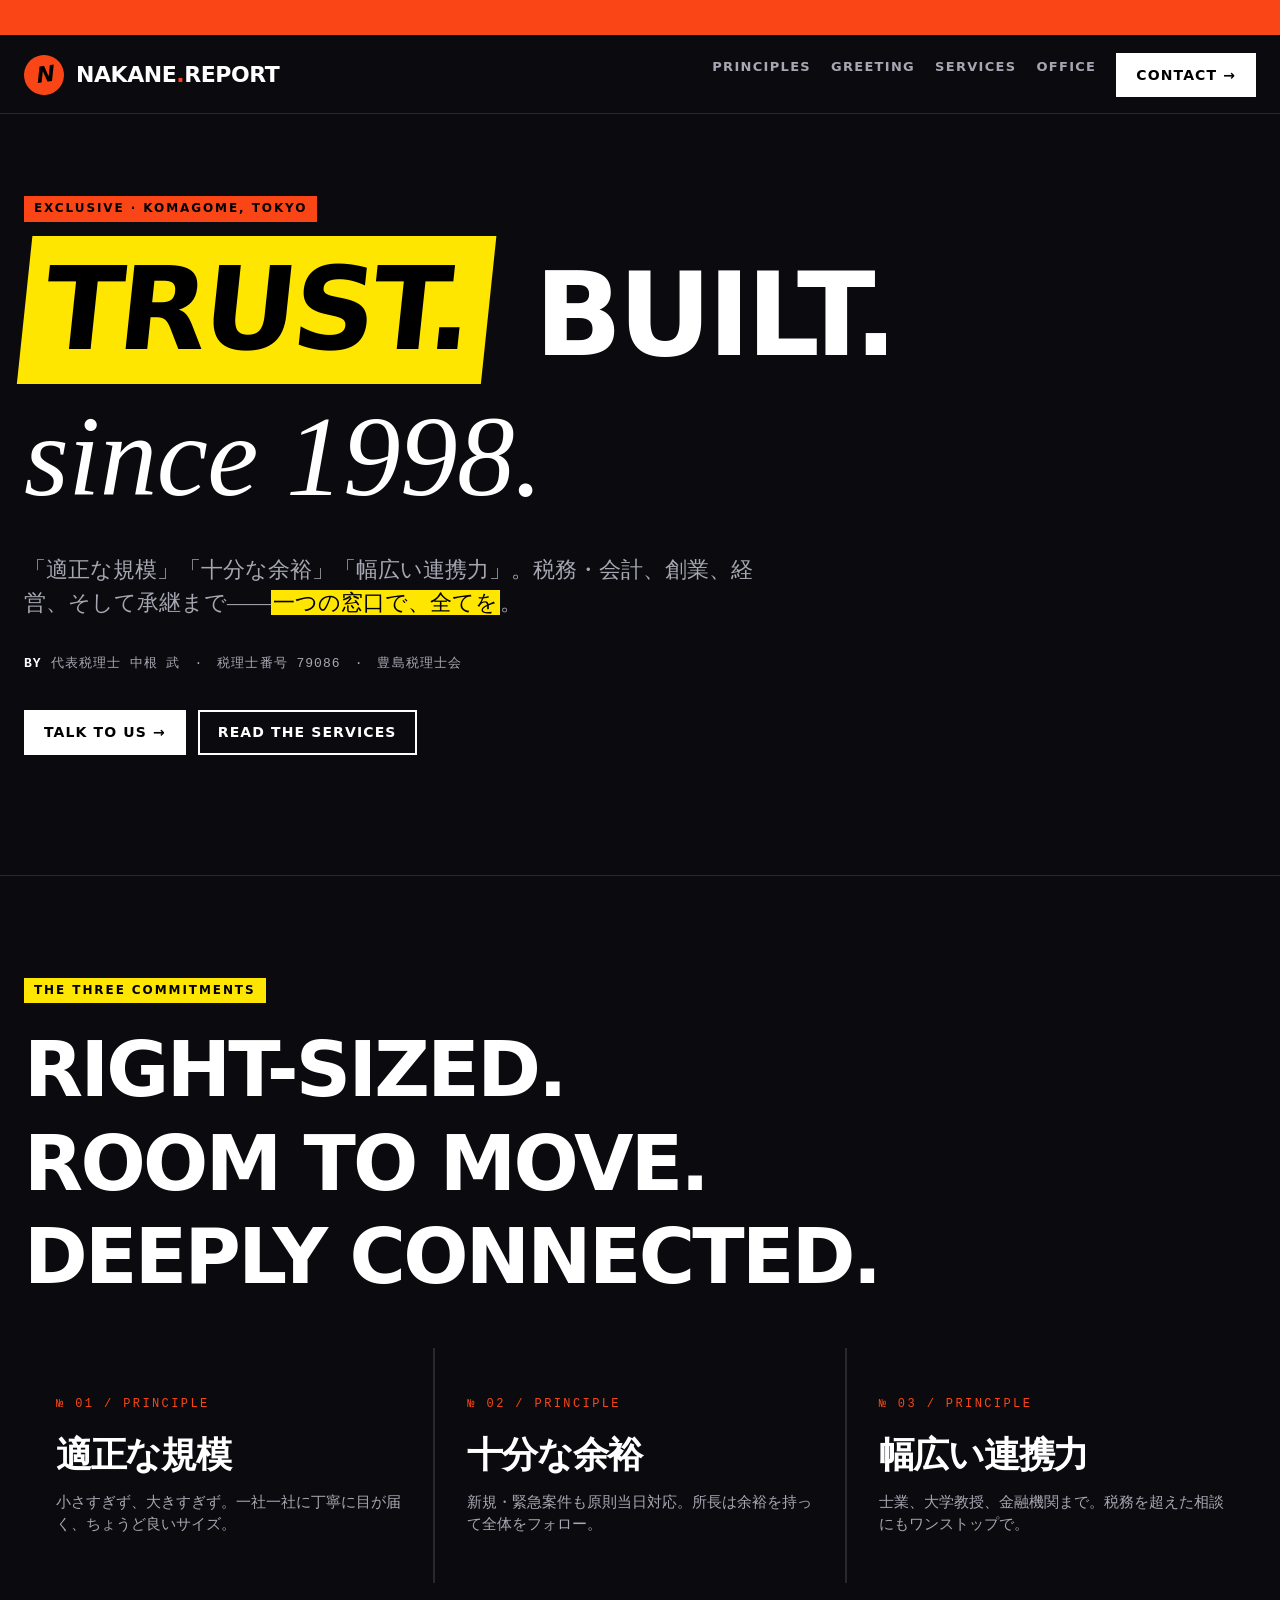
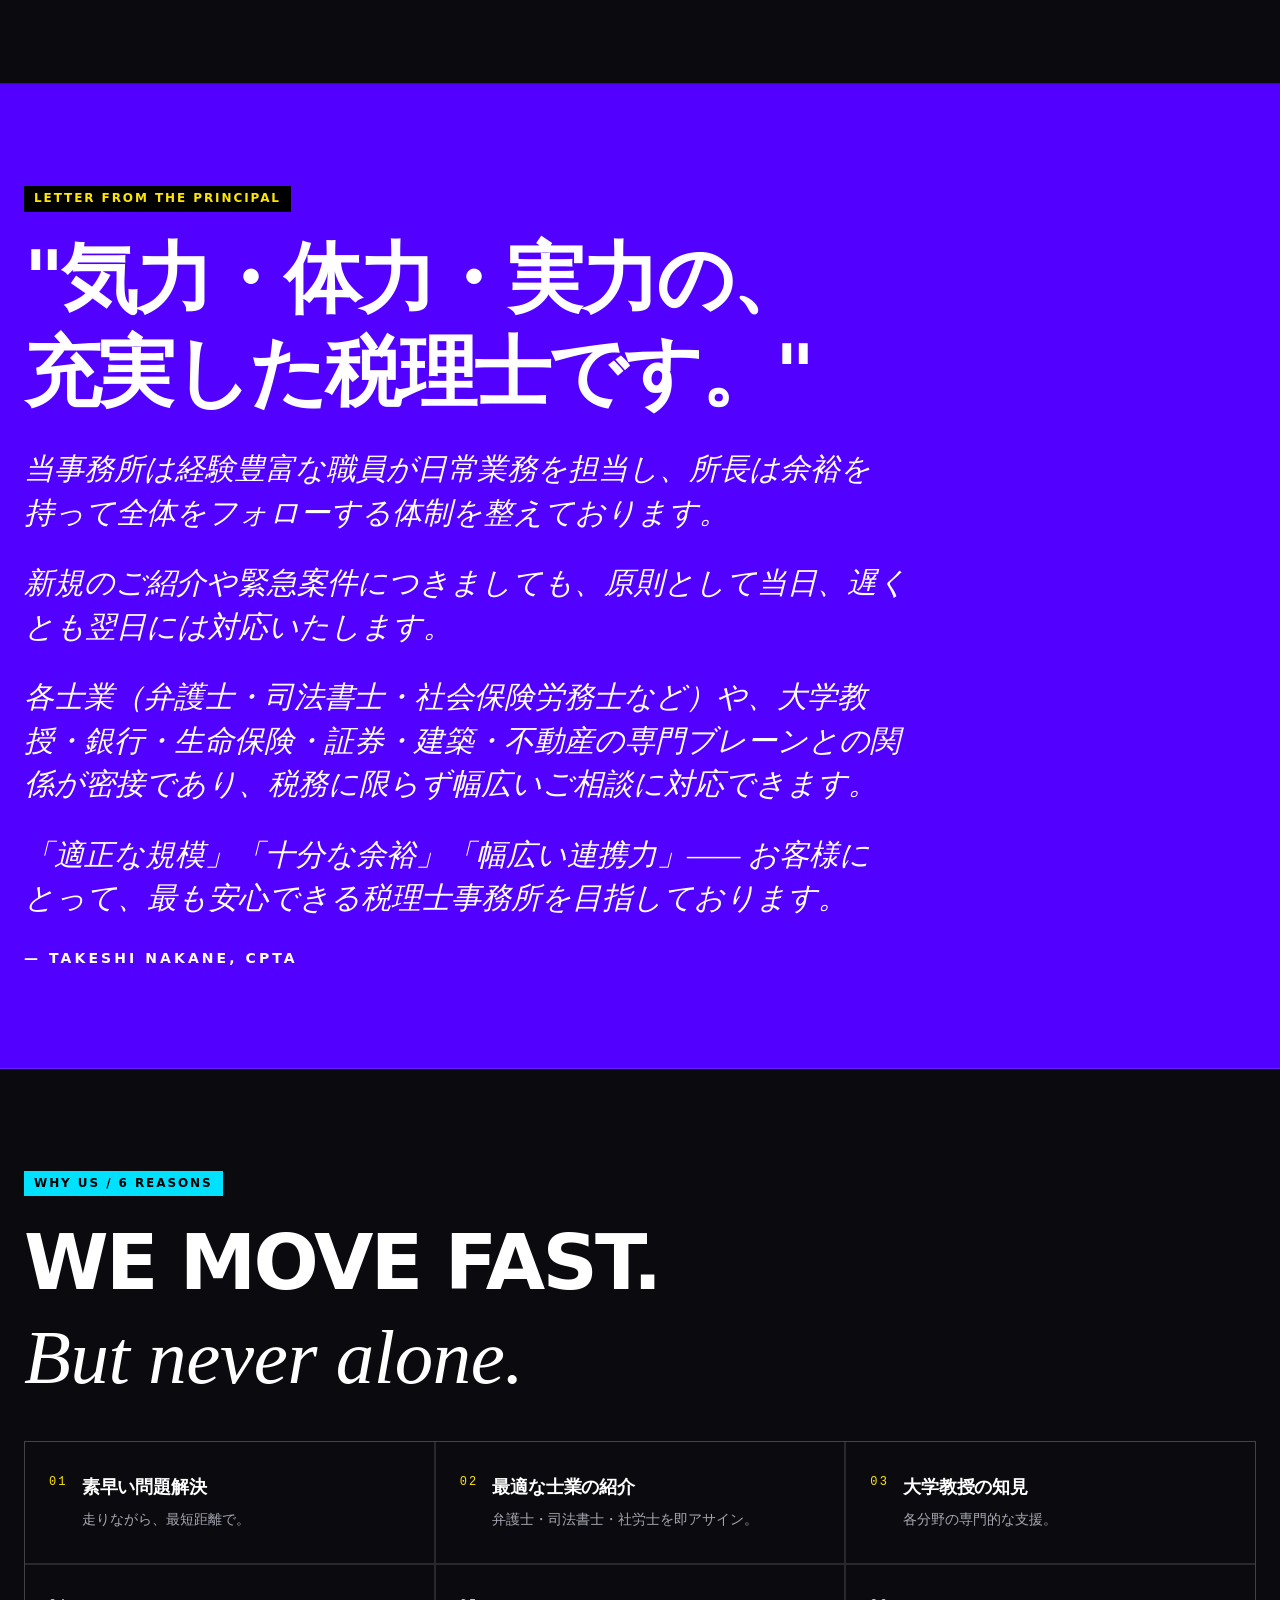
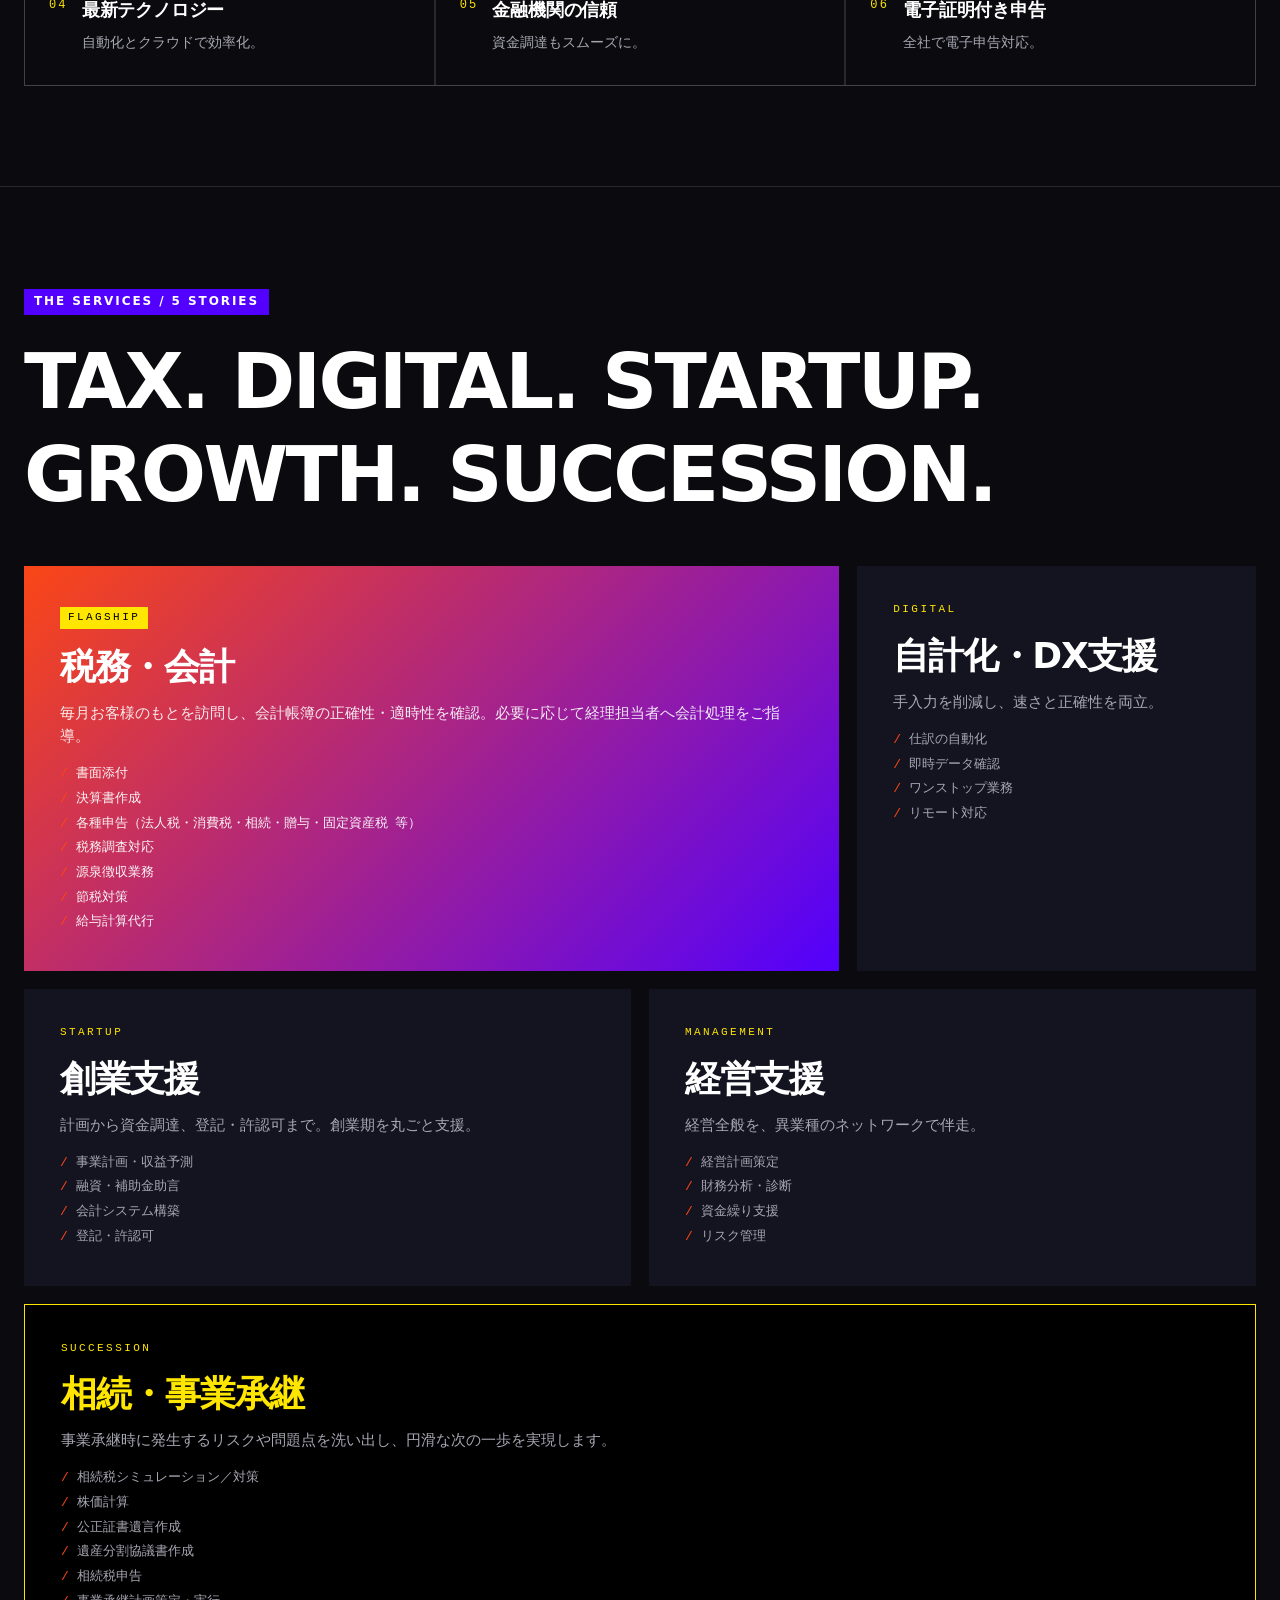
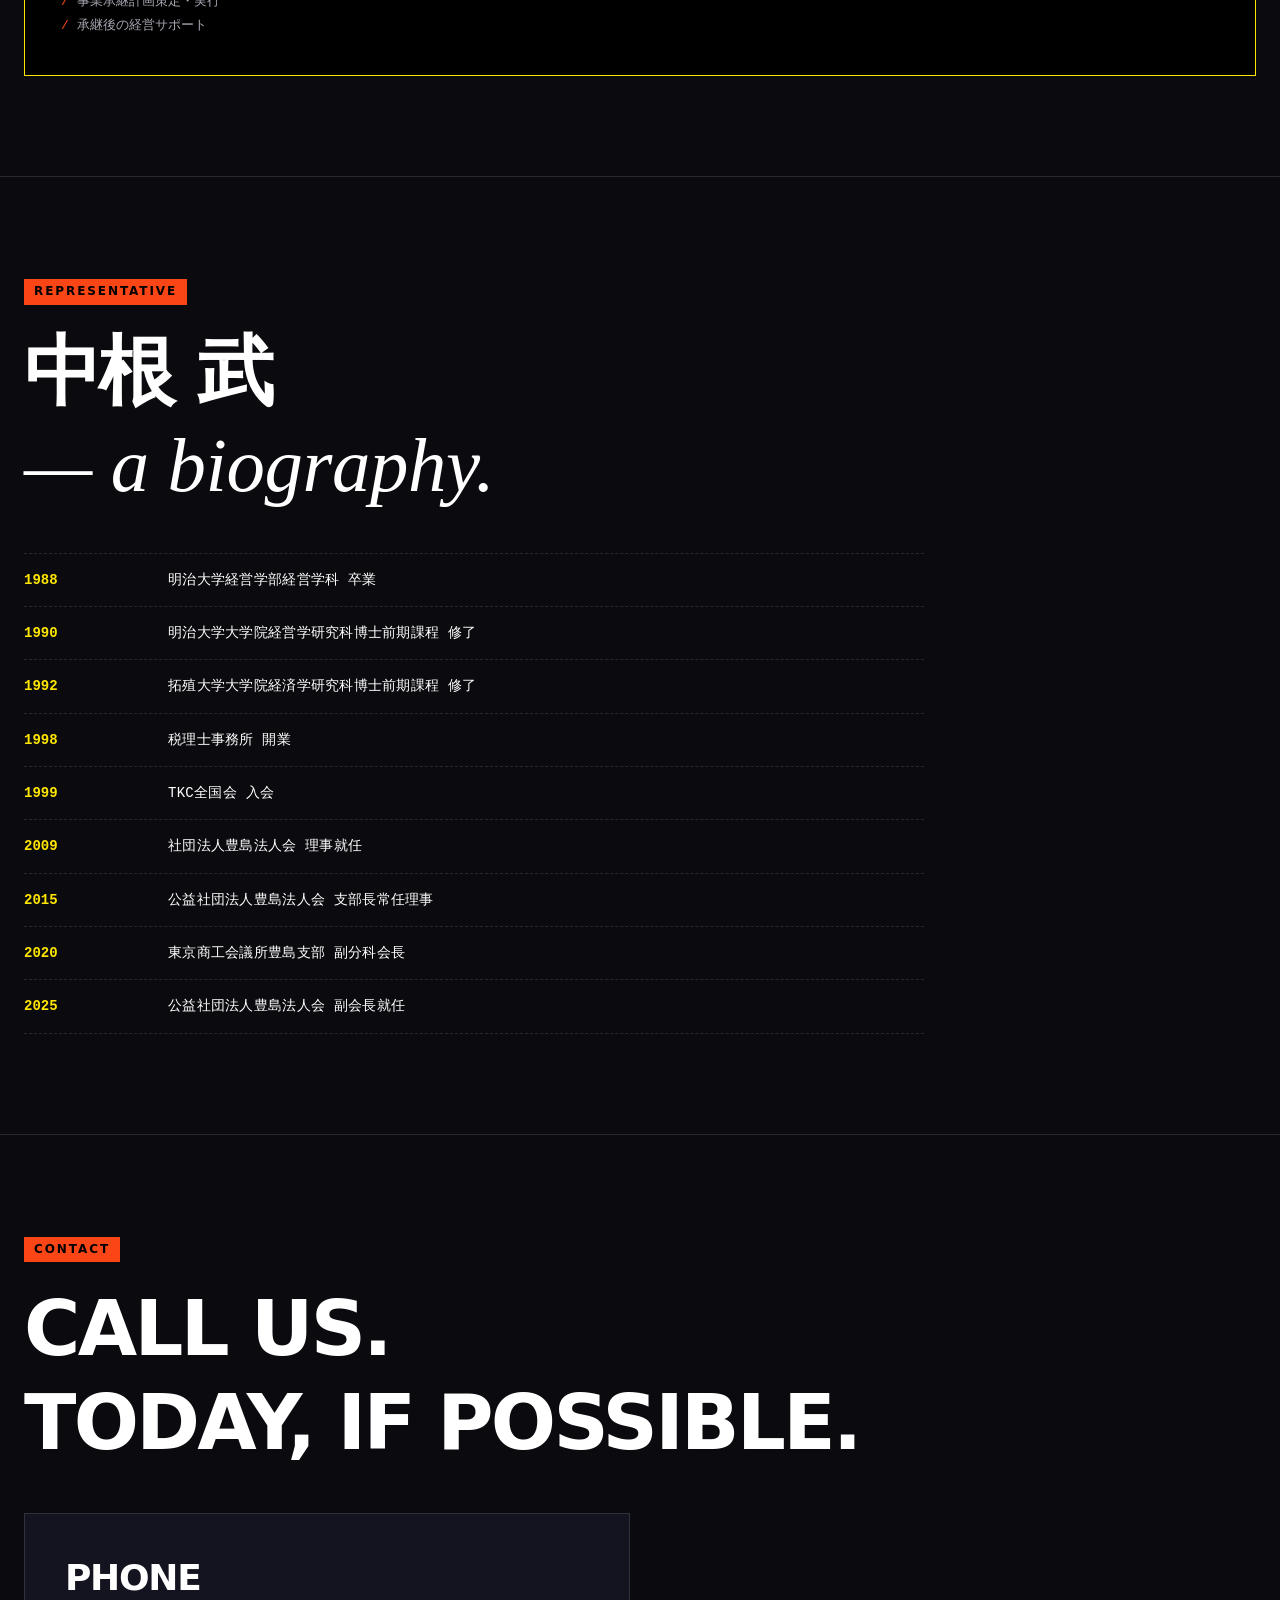
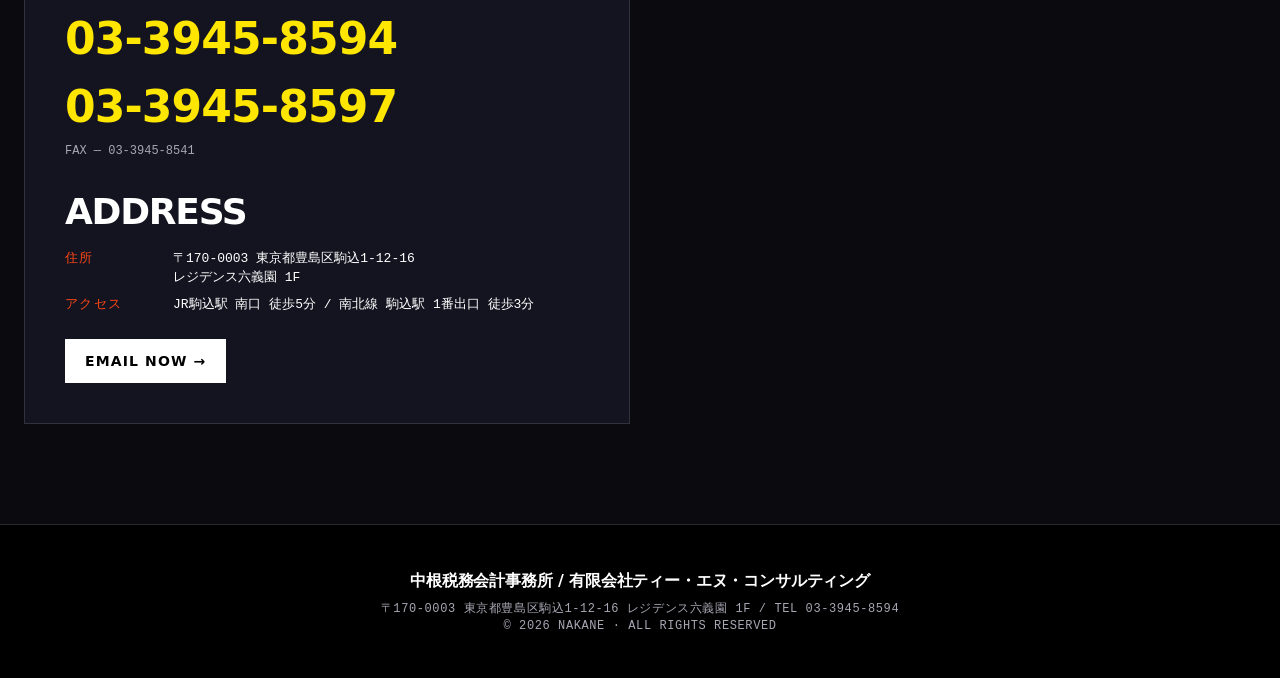
<file: verge.html>
<!doctype html>
<html lang="ja">
<head>
<meta charset="utf-8">
<meta name="viewport" content="width=device-width,initial-scale=1">
<title>中根税務会計事務所 / The Report from Komagome</title>
<link rel="stylesheet" href="ja-contracts.css">
<link rel="stylesheet" href="mobile-fixes.css">
<style>
  :root{
    --bg:#0b0b0f;
    --bg-2:#141420;
    --ink:#ffffff;
    --muted:#a7a7b3;
    --line:rgba(255,255,255,.12);
    --accent:#fa4616;     /* orange-red */
    --accent-2:#ffe600;   /* yellow highlight */
    --accent-3:#5200ff;   /* verge purple */
    --accent-4:#00e0ff;   /* cyan */
    --font-display:"PolySans","Neue Haas Grotesk","Helvetica Neue","Hiragino Sans","Yu Gothic","Noto Sans JP",system-ui,sans-serif;
    --font-serif:"Publico","Noto Serif JP","Yu Mincho",Georgia,serif;
    --font-mono:ui-monospace,"JetBrains Mono","SF Mono",Menlo,monospace;
  }
  *{box-sizing:border-box;margin:0;padding:0}
  html{scroll-behavior:smooth}
  body{font-family:var(--font-display);background:var(--bg);color:var(--ink);font-size:17px;line-height:1.45;-webkit-font-smoothing:antialiased}
  a{color:var(--ink);text-decoration:none}
  img{display:block;max-width:100%}

  /* ticker */
  .ticker{background:var(--accent);color:#000;font-weight:800;font-size:13px;letter-spacing:.02em;padding:8px 0;overflow:hidden;white-space:nowrap;border-bottom:2px solid #000}
  .ticker span{display:inline-block;padding-left:100%;animation:tick 30s linear infinite}
  @keyframes tick{from{transform:translateX(0)}to{transform:translateX(-100%)}}

  /* top nav */
  nav{position:sticky;top:0;z-index:50;background:var(--bg);border-bottom:1px solid var(--line);backdrop-filter:blur(10px)}
  .nav-in{max-width:1400px;margin:0 auto;padding:16px 24px;display:flex;align-items:center;justify-content:space-between}
  .masthead{display:flex;align-items:center;gap:12px}
  .masthead .mark{width:40px;height:40px;border-radius:50%;background:var(--accent);display:grid;place-items:center;color:#000;font-weight:900;font-style:italic;font-size:22px;transform:rotate(-8deg)}
  .masthead .title{font-weight:900;font-size:22px;letter-spacing:-.02em;text-transform:uppercase}
  .masthead .title em{color:var(--accent);font-style:normal}
  nav ul{list-style:none;display:flex;gap:20px}
  nav a.l{color:var(--muted);font-weight:700;font-size:13px;text-transform:uppercase;letter-spacing:.1em;transition:color .2s}
  nav a.l:hover{color:var(--accent-2)}
  .btn{display:inline-flex;align-items:center;gap:8px;padding:10px 18px;font-weight:800;font-size:14px;text-transform:uppercase;letter-spacing:.08em;cursor:pointer;border:2px solid var(--ink);background:var(--ink);color:#000;transition:all .15s}
  .btn:hover{background:var(--accent-2);border-color:var(--accent-2);color:#000}
  .btn.out{background:transparent;color:var(--ink)}
  .btn.out:hover{background:var(--accent);border-color:var(--accent);color:#000}

  section{padding:100px 24px;border-bottom:1px solid var(--line)}
  .wrap{max-width:1400px;margin:0 auto}

  .kicker{display:inline-block;background:var(--accent);color:#000;font-weight:900;font-size:12px;letter-spacing:.16em;text-transform:uppercase;padding:4px 10px;margin-bottom:20px}
  .kicker.yellow{background:var(--accent-2)}
  .kicker.purple{background:var(--accent-3);color:#fff}
  .kicker.cyan{background:var(--accent-4);color:#000}

  h1,h2,h3{font-family:var(--font-display);font-weight:900;letter-spacing:-.035em;line-height:.95;color:var(--ink)}
  h1{font-size:clamp(52px,9vw,140px);text-transform:uppercase}
  h2{font-size:clamp(40px,6vw,88px);text-transform:uppercase}
  h3{font-size:clamp(24px,3vw,36px);text-transform:uppercase}
  .serif{font-family:var(--font-serif);font-weight:400;letter-spacing:-.005em;text-transform:none;font-style:italic}
  p.lede{font-family:var(--font-serif);font-size:22px;line-height:1.5;color:var(--muted);max-width:760px}
  p.body{font-size:16px;line-height:1.65;color:var(--muted)}

  .hl{background:var(--accent-2);color:#000;padding:0 .1em}

  /* HERO */
  .hero{padding:80px 24px 120px;position:relative;overflow:hidden}
  .hero h1 .line{display:block}
  .hero h1 .tag{display:inline-block;background:var(--accent-2);color:#000;transform:skew(-6deg) translateY(-6px);padding:6px 20px;margin-right:10px}
  .hero .byline{display:flex;gap:14px;align-items:center;margin-top:36px;font-family:var(--font-mono);font-size:13px;color:var(--muted);text-transform:uppercase;letter-spacing:.08em}
  .hero .byline b{color:var(--ink)}
  .hero .cta{display:flex;gap:12px;margin-top:36px;flex-wrap:wrap}

  /* PRINCIPLES */
  .p-grid{display:grid;grid-template-columns:repeat(3,1fr);gap:2px;margin-top:44px;background:var(--line)}
  .p-item{background:var(--bg);padding:48px 32px;position:relative;transition:background .2s}
  .p-item:hover{background:var(--bg-2)}
  .p-item .nn{font-family:var(--font-mono);font-size:12px;letter-spacing:.2em;color:var(--accent);margin-bottom:18px}
  .p-item h3{margin-bottom:12px}
  .p-item p{color:var(--muted);font-size:15px}
  @media (max-width:860px){.p-grid{grid-template-columns:1fr}}

  /* GREETING */
  .greet-wrap{background:var(--accent-3);color:#fff}
  .greet-wrap .kicker{background:#000;color:var(--accent-2)}
  .greet{max-width:900px;font-family:var(--font-serif);font-size:clamp(22px,2.5vw,30px);line-height:1.45;font-style:italic}
  .greet p{margin-bottom:.9em}
  .sign{display:block;margin-top:28px;font-family:var(--font-display);font-style:normal;font-size:14px;letter-spacing:.22em;text-transform:uppercase;font-weight:900}

  /* FEATURES */
  .why{display:grid;grid-template-columns:repeat(3,1fr);gap:2px;margin-top:36px;background:var(--line);border:1px solid var(--line)}
  .wcell{background:var(--bg);padding:32px 24px;display:flex;gap:14px;align-items:flex-start}
  .wcell .num{font-family:var(--font-mono);font-size:12px;color:var(--accent-2);letter-spacing:.18em}
  .wcell b{display:block;font-weight:900;text-transform:uppercase;font-size:18px;letter-spacing:-.01em;margin-bottom:6px}
  .wcell span{color:var(--muted);font-size:14px;line-height:1.55}
  @media (max-width:860px){.why{grid-template-columns:1fr}}

  /* SERVICES — magazine grid */
  .mag{display:grid;grid-template-columns:repeat(12,1fr);gap:18px;margin-top:44px}
  .story{background:var(--bg-2);padding:36px;position:relative;overflow:hidden;transition:transform .25s}
  .story:hover{transform:translateY(-4px)}
  .story .stag{font-family:var(--font-mono);font-size:11px;color:var(--accent-2);letter-spacing:.22em;text-transform:uppercase;margin-bottom:14px}
  .story h3{margin-bottom:10px}
  .story p{color:var(--muted);font-size:15px;margin-bottom:14px;line-height:1.55}
  .story ul{list-style:none;font-size:13px;font-family:var(--font-mono);color:var(--muted);line-height:1.9}
  .story ul li::before{content:"/ ";color:var(--accent)}
  .story.lead{grid-column:span 8;background:linear-gradient(135deg,#fa4616 0%,#5200ff 100%);color:#fff;min-height:400px}
  .story.lead .stag{color:#000;background:var(--accent-2);padding:3px 8px;display:inline-block}
  .story.lead p{color:rgba(255,255,255,.9)}
  .story.lead ul{color:rgba(255,255,255,.95)}
  .story.col{grid-column:span 4}
  .story.col2{grid-column:span 6}
  .story.full{grid-column:span 12;background:#000;border:1px solid var(--accent-2)}
  @media (max-width:980px){.mag{grid-template-columns:1fr}.story.lead,.story.col,.story.col2,.story.full{grid-column:span 1}}

  /* TIMELINE */
  .tl{margin-top:40px;max-width:900px;font-family:var(--font-mono);font-size:14px}
  .tl .row{display:grid;grid-template-columns:120px 1fr;gap:24px;padding:16px 0;border-top:1px dashed var(--line)}
  .tl .row:last-child{border-bottom:1px dashed var(--line)}
  .tl .y{color:var(--accent-2);font-weight:800}
  .tl .t{color:var(--ink);text-transform:uppercase;letter-spacing:.02em}

  /* CONTACT */
  .c-grid{display:grid;grid-template-columns:1fr 1fr;gap:20px;margin-top:44px}
  .c-card{background:var(--bg-2);padding:40px;border:1px solid var(--line)}
  .tel{display:block;font-family:var(--font-display);font-weight:900;font-size:44px;letter-spacing:-.02em;color:var(--accent-2);margin:4px 0}
  .kv{display:grid;grid-template-columns:90px 1fr;gap:8px 18px;margin-top:14px;font-family:var(--font-mono);font-size:13px;color:var(--muted)}
  .kv dt{color:var(--accent);text-transform:uppercase;letter-spacing:.1em}
  .map{width:100%;height:100%;min-height:420px;border:0;filter:grayscale(.3) contrast(1.05)}
  @media (max-width:820px){.c-grid{grid-template-columns:1fr}.map{min-height:260px}}

  footer{background:#000;padding:44px 24px;text-align:center;color:var(--muted);font-family:var(--font-mono);font-size:12px;letter-spacing:.05em;text-transform:uppercase}
  footer strong{display:block;color:var(--ink);font-family:var(--font-display);font-size:16px;margin-bottom:8px;letter-spacing:-.01em;text-transform:none}

  .reveal{opacity:0;transform:translateY(24px);transition:.7s}
  .reveal.in{opacity:1;transform:none}
</style>
</head>
<body>

<div class="ticker"><span>BREAKING · 中根税務会計事務所 · SINCE 1998 · 東京都豊島区駒込 · 新規・緊急案件は原則当日対応 · TEL 03-3945-8594 · 税務・会計 / 創業 / 経営 / 相続 / 事業承継 ·&nbsp;&nbsp;</span></div>

<nav>
  <div class="nav-in">
    <div class="masthead">
      <div class="mark">N</div>
      <div class="title">Nakane<em>.</em>Report</div>
    </div>
    <ul>
      <li><a class="l" href="#principles">Principles</a></li>
      <li><a class="l" href="#greeting">Greeting</a></li>
      <li><a class="l" href="#services">Services</a></li>
      <li><a class="l" href="#office">Office</a></li>
      <li><a class="btn" href="#contact">Contact →</a></li>
    </ul>
  </div>
</nav>

<!-- HERO -->
<section class="hero">
  <div class="wrap">
    <span class="kicker">EXCLUSIVE · KOMAGOME, TOKYO</span>
    <h1>
      <span class="line"><span class="tag">Trust.</span> Built.</span>
      <span class="line serif">since 1998.</span>
    </h1>
    <p class="lede" style="margin-top:28px">「適正な規模」「十分な余裕」「幅広い連携力」。税務・会計、創業、経営、そして承継まで——<span class="hl">一つの窓口で、全てを</span>。</p>
    <div class="byline">
      <span><b>BY</b> 代表税理士 中根 武</span>
      <span>·</span>
      <span>税理士番号 79086</span>
      <span>·</span>
      <span>豊島税理士会</span>
    </div>
    <div class="cta">
      <a class="btn" href="#contact">Talk to us →</a>
      <a class="btn out" href="#services">Read the services</a>
    </div>
  </div>
</section>

<!-- PRINCIPLES -->
<section id="principles">
  <div class="wrap">
    <span class="kicker yellow">The Three Commitments</span>
    <h2>Right-sized.<br>Room to move.<br>Deeply connected.</h2>
    <div class="p-grid">
      <div class="p-item reveal"><div class="nn">№ 01 / PRINCIPLE</div><h3>適正な規模</h3><p>小さすぎず、大きすぎず。一社一社に丁寧に目が届く、ちょうど良いサイズ。</p></div>
      <div class="p-item reveal"><div class="nn">№ 02 / PRINCIPLE</div><h3>十分な余裕</h3><p>新規・緊急案件も原則当日対応。所長は余裕を持って全体をフォロー。</p></div>
      <div class="p-item reveal"><div class="nn">№ 03 / PRINCIPLE</div><h3>幅広い連携力</h3><p>士業、大学教授、金融機関まで。税務を超えた相談にもワンストップで。</p></div>
    </div>
  </div>
</section>

<!-- GREETING -->
<section class="greet-wrap" id="greeting">
  <div class="wrap">
    <span class="kicker">Letter from the Principal</span>
    <h2 style="margin-bottom:28px">"気力・体力・実力の、<br>充実した税理士です。"</h2>
    <div class="greet reveal">
      <p>当事務所は経験豊富な職員が日常業務を担当し、所長は余裕を持って全体をフォローする体制を整えております。</p>
      <p>新規のご紹介や緊急案件につきましても、原則として当日、遅くとも翌日には対応いたします。</p>
      <p>各士業（弁護士・司法書士・社会保険労務士など）や、大学教授・銀行・生命保険・証券・建築・不動産の専門ブレーンとの関係が密接であり、税務に限らず幅広いご相談に対応できます。</p>
      <p>「適正な規模」「十分な余裕」「幅広い連携力」—— お客様にとって、最も安心できる税理士事務所を目指しております。</p>
      <span class="sign">— Takeshi Nakane, CPTA</span>
    </div>
  </div>
</section>

<!-- WHY -->
<section>
  <div class="wrap">
    <span class="kicker cyan">Why us / 6 reasons</span>
    <h2>We move fast.<br><span class="serif">But never alone.</span></h2>
    <div class="why">
      <div class="wcell"><div class="num">01</div><div><b>素早い問題解決</b><span>走りながら、最短距離で。</span></div></div>
      <div class="wcell"><div class="num">02</div><div><b>最適な士業の紹介</b><span>弁護士・司法書士・社労士を即アサイン。</span></div></div>
      <div class="wcell"><div class="num">03</div><div><b>大学教授の知見</b><span>各分野の専門的な支援。</span></div></div>
      <div class="wcell"><div class="num">04</div><div><b>最新テクノロジー</b><span>自動化とクラウドで効率化。</span></div></div>
      <div class="wcell"><div class="num">05</div><div><b>金融機関の信頼</b><span>資金調達もスムーズに。</span></div></div>
      <div class="wcell"><div class="num">06</div><div><b>電子証明付き申告</b><span>全社で電子申告対応。</span></div></div>
    </div>
  </div>
</section>

<!-- SERVICES -->
<section id="services">
  <div class="wrap">
    <span class="kicker purple">The Services / 5 stories</span>
    <h2>Tax. Digital. Startup.<br>Growth. Succession.</h2>
    <div class="mag">
      <div class="story lead reveal">
        <div class="stag">Flagship</div>
        <h3>税務・会計</h3>
        <p>毎月お客様のもとを訪問し、会計帳簿の正確性・適時性を確認。必要に応じて経理担当者へ会計処理をご指導。</p>
        <ul>
          <li>書面添付</li><li>決算書作成</li><li>各種申告（法人税・消費税・相続・贈与・固定資産税 等）</li><li>税務調査対応</li><li>源泉徴収業務</li><li>節税対策</li><li>給与計算代行</li>
        </ul>
      </div>
      <div class="story col reveal">
        <div class="stag">Digital</div><h3>自計化・DX支援</h3>
        <p>手入力を削減し、速さと正確性を両立。</p>
        <ul><li>仕訳の自動化</li><li>即時データ確認</li><li>ワンストップ業務</li><li>リモート対応</li></ul>
      </div>
      <div class="story col2 reveal">
        <div class="stag">Startup</div><h3>創業支援</h3>
        <p>計画から資金調達、登記・許認可まで。創業期を丸ごと支援。</p>
        <ul><li>事業計画・収益予測</li><li>融資・補助金助言</li><li>会計システム構築</li><li>登記・許認可</li></ul>
      </div>
      <div class="story col2 reveal">
        <div class="stag">Management</div><h3>経営支援</h3>
        <p>経営全般を、異業種のネットワークで伴走。</p>
        <ul><li>経営計画策定</li><li>財務分析・診断</li><li>資金繰り支援</li><li>リスク管理</li></ul>
      </div>
      <div class="story full reveal">
        <div class="stag" style="color:var(--accent-2)">Succession</div>
        <h3 style="color:var(--accent-2)">相続・事業承継</h3>
        <p>事業承継時に発生するリスクや問題点を洗い出し、円滑な次の一歩を実現します。</p>
        <ul>
          <li>相続税シミュレーション／対策</li><li>株価計算</li><li>公正証書遺言作成</li><li>遺産分割協議書作成</li><li>相続税申告</li><li>事業承継計画策定・実行</li><li>承継後の経営サポート</li>
        </ul>
      </div>
    </div>
  </div>
</section>

<!-- OFFICE -->
<section id="office">
  <div class="wrap">
    <span class="kicker">Representative</span>
    <h2>中根 武<br><span class="serif">— a biography.</span></h2>
    <div class="tl reveal">
      <div class="row"><div class="y">1988</div><div class="t">明治大学経営学部経営学科 卒業</div></div>
      <div class="row"><div class="y">1990</div><div class="t">明治大学大学院経営学研究科博士前期課程 修了</div></div>
      <div class="row"><div class="y">1992</div><div class="t">拓殖大学大学院経済学研究科博士前期課程 修了</div></div>
      <div class="row"><div class="y">1998</div><div class="t">税理士事務所 開業</div></div>
      <div class="row"><div class="y">1999</div><div class="t">TKC全国会 入会</div></div>
      <div class="row"><div class="y">2009</div><div class="t">社団法人豊島法人会 理事就任</div></div>
      <div class="row"><div class="y">2015</div><div class="t">公益社団法人豊島法人会 支部長常任理事</div></div>
      <div class="row"><div class="y">2020</div><div class="t">東京商工会議所豊島支部 副分科会長</div></div>
      <div class="row"><div class="y">2025</div><div class="t">公益社団法人豊島法人会 副会長就任</div></div>
    </div>
  </div>
</section>

<!-- CONTACT -->
<section id="contact">
  <div class="wrap">
    <span class="kicker">Contact</span>
    <h2>Call us.<br>Today, if possible.</h2>
    <div class="c-grid">
      <div class="c-card reveal">
        <h3>Phone</h3>
        <a class="tel" href="tel:+81339458594">03-3945-8594</a>
        <a class="tel" href="tel:+81339458597">03-3945-8597</a>
        <div style="font-family:var(--font-mono);font-size:12px;color:var(--muted);margin-top:4px">FAX — 03-3945-8541</div>
        <h3 style="margin-top:28px">Address</h3>
        <dl class="kv">
          <dt>住所</dt><dd style="color:var(--ink)">〒170-0003 東京都豊島区駒込1-12-16<br>レジデンス六義園 1F</dd>
          <dt>アクセス</dt><dd style="color:var(--ink)">JR駒込駅 南口 徒歩5分 / 南北線 駒込駅 1番出口 徒歩3分</dd>
        </dl>
        <div style="margin-top:24px"><a class="btn" href="mailto:info@nakanekaikei.co.jp">Email now →</a></div>
      </div>
      <iframe class="map reveal" loading="lazy" src="https://maps.google.com/maps?q=%E6%9D%B1%E4%BA%AC%E9%83%BD%E8%B1%8A%E5%B3%B6%E5%8C%BA%E9%A7%92%E8%BE%BC1-12-16&hl=ja&z=16&output=embed"></iframe>
    </div>
  </div>
</section>

<footer>
  <strong>中根税務会計事務所 / 有限会社ティー・エヌ・コンサルティング</strong>
  〒170-0003 東京都豊島区駒込1-12-16 レジデンス六義園 1F / TEL 03-3945-8594<br>
  © <span id="y"></span> NAKANE · ALL RIGHTS RESERVED
</footer>

<script>
  document.getElementById('y').textContent=new Date().getFullYear();
  const io=new IntersectionObserver(es=>es.forEach(e=>{if(e.isIntersecting){e.target.classList.add('in');io.unobserve(e.target)}}),{threshold:.12});
  document.querySelectorAll('.reveal').forEach(el=>io.observe(el));
</script>
</body>
</html>
</file>
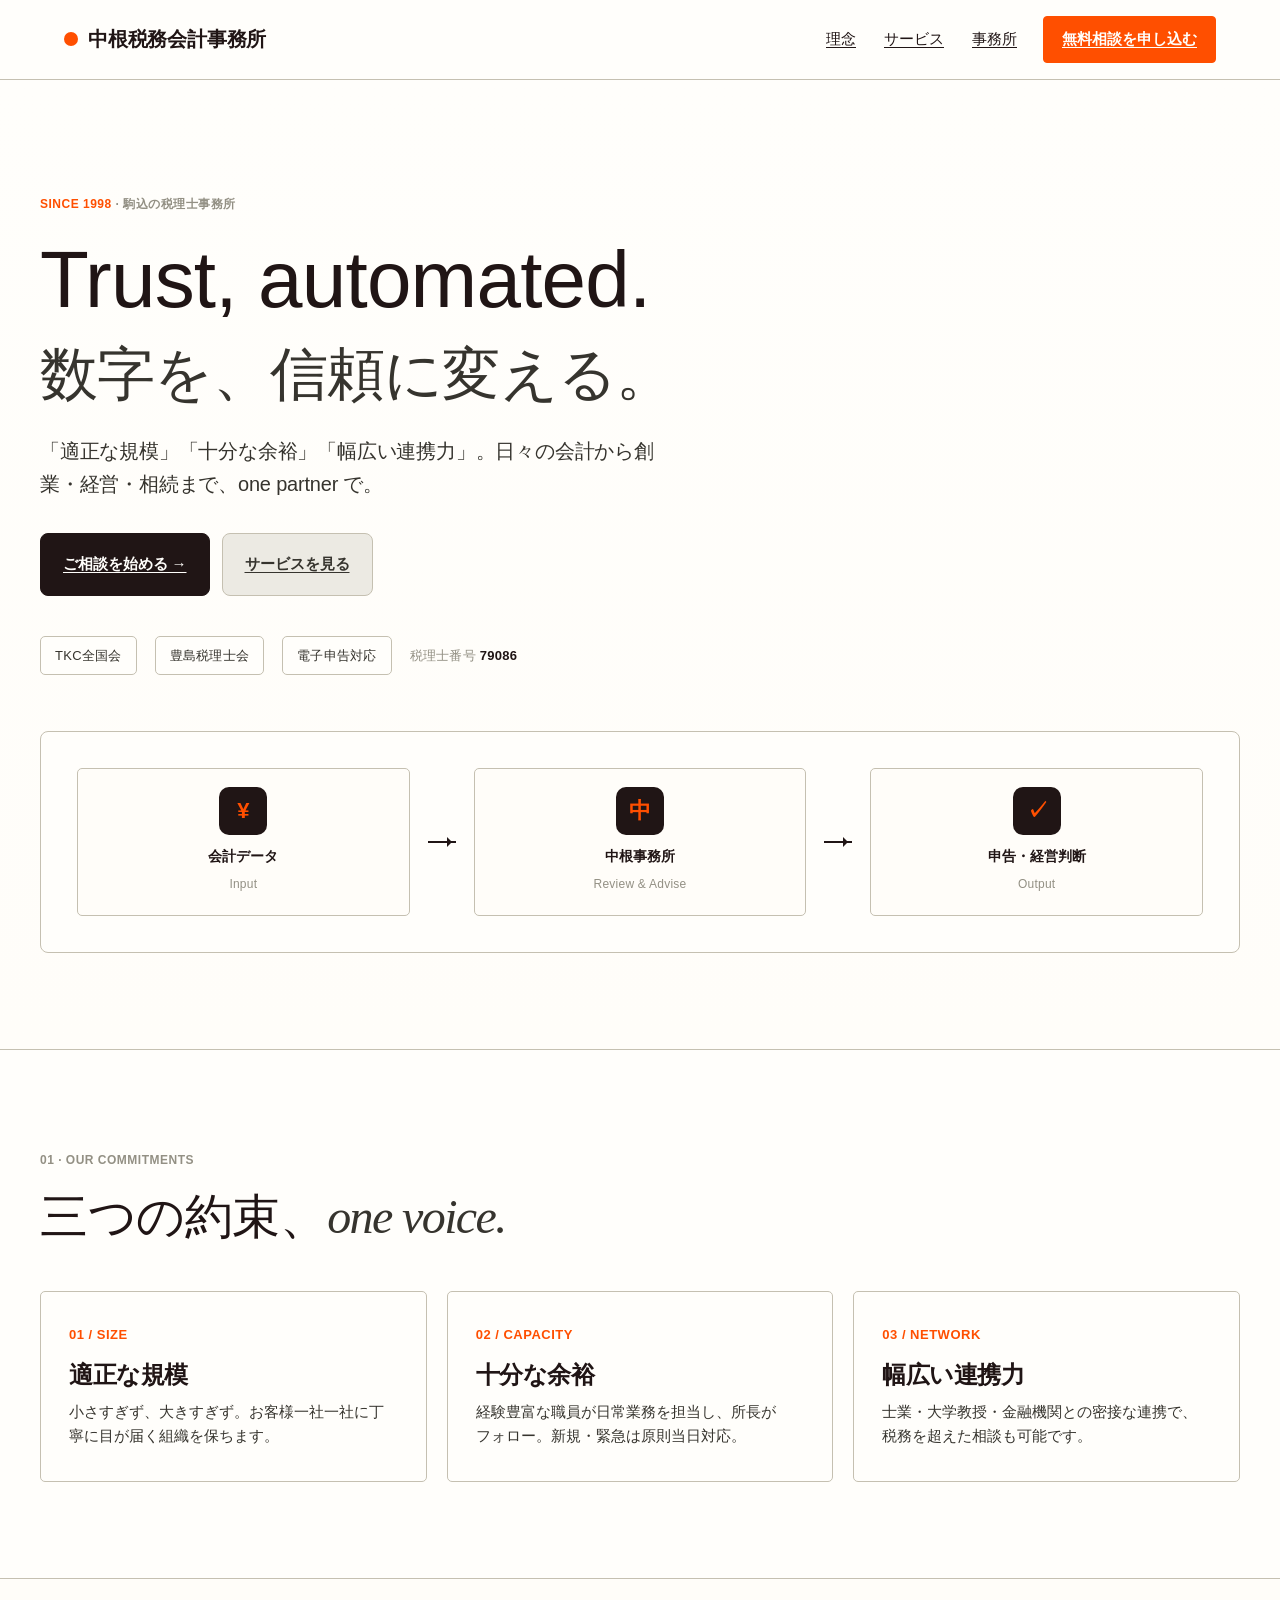
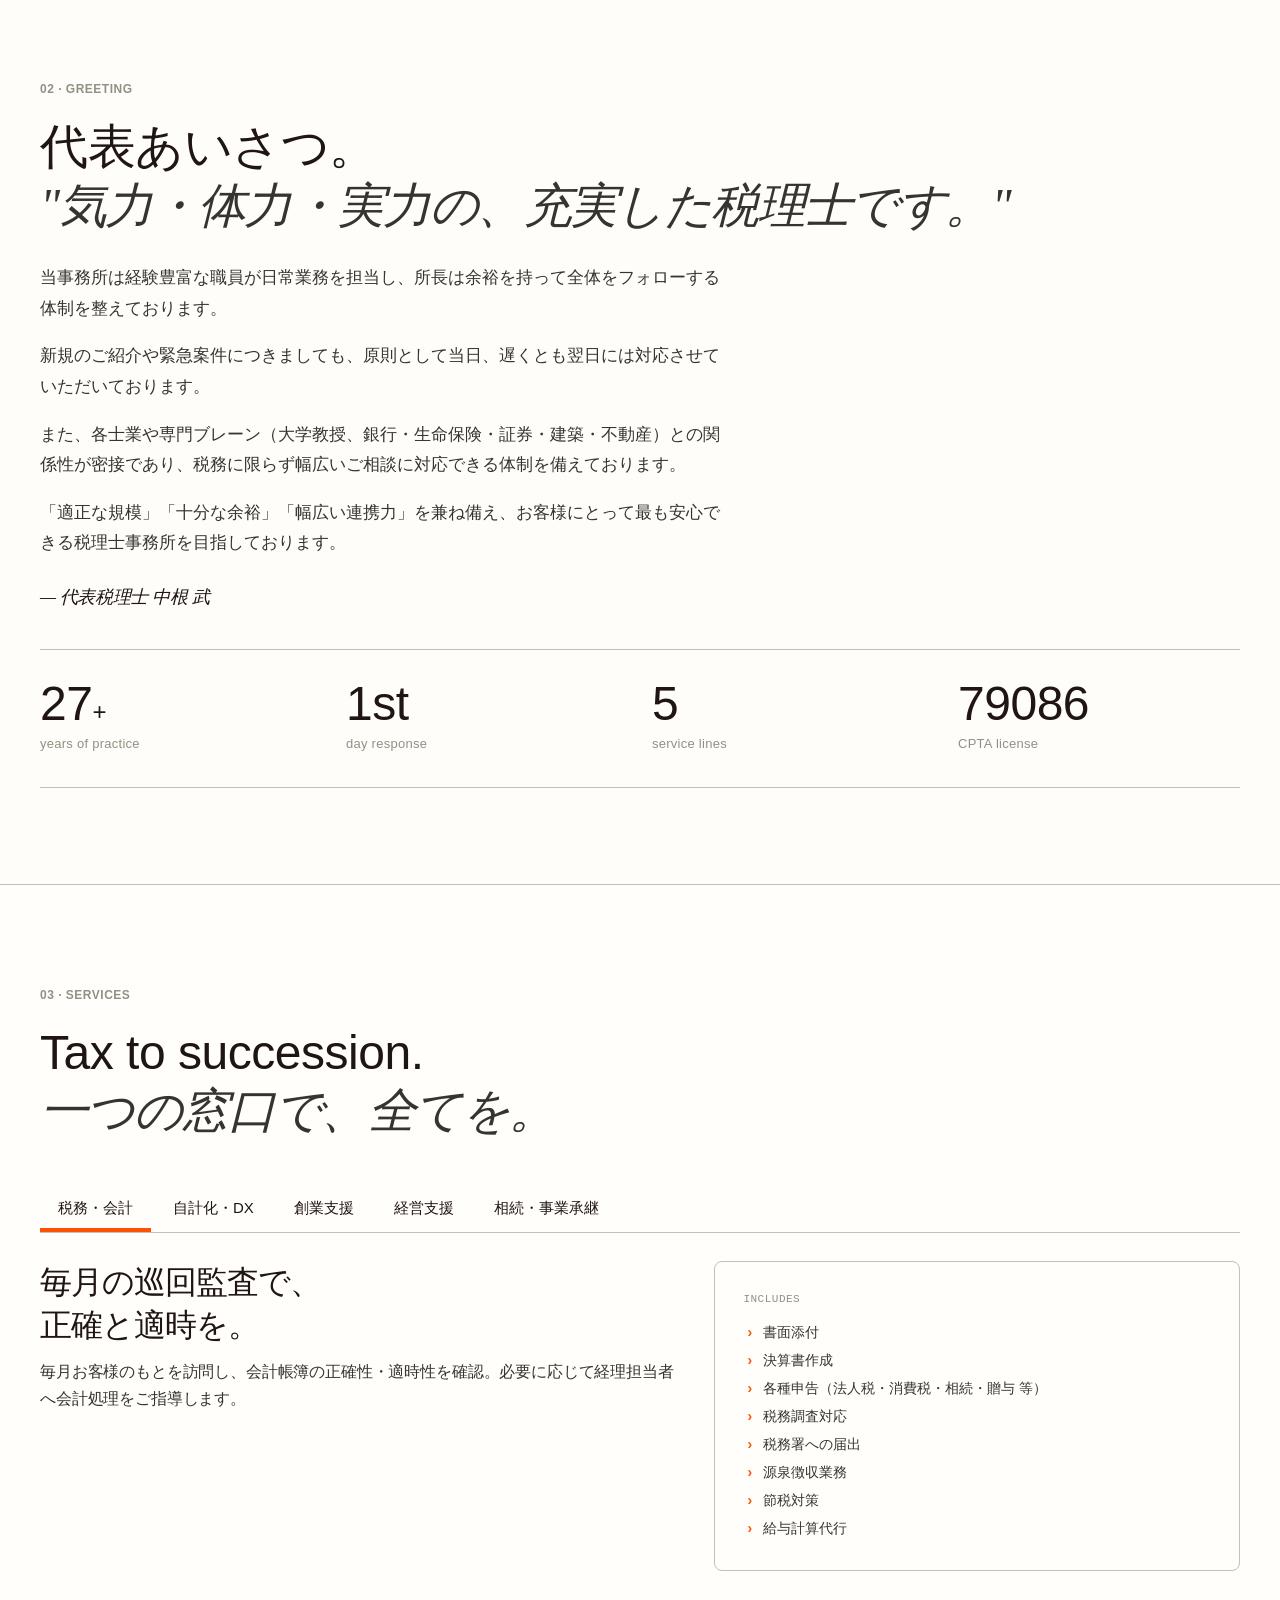
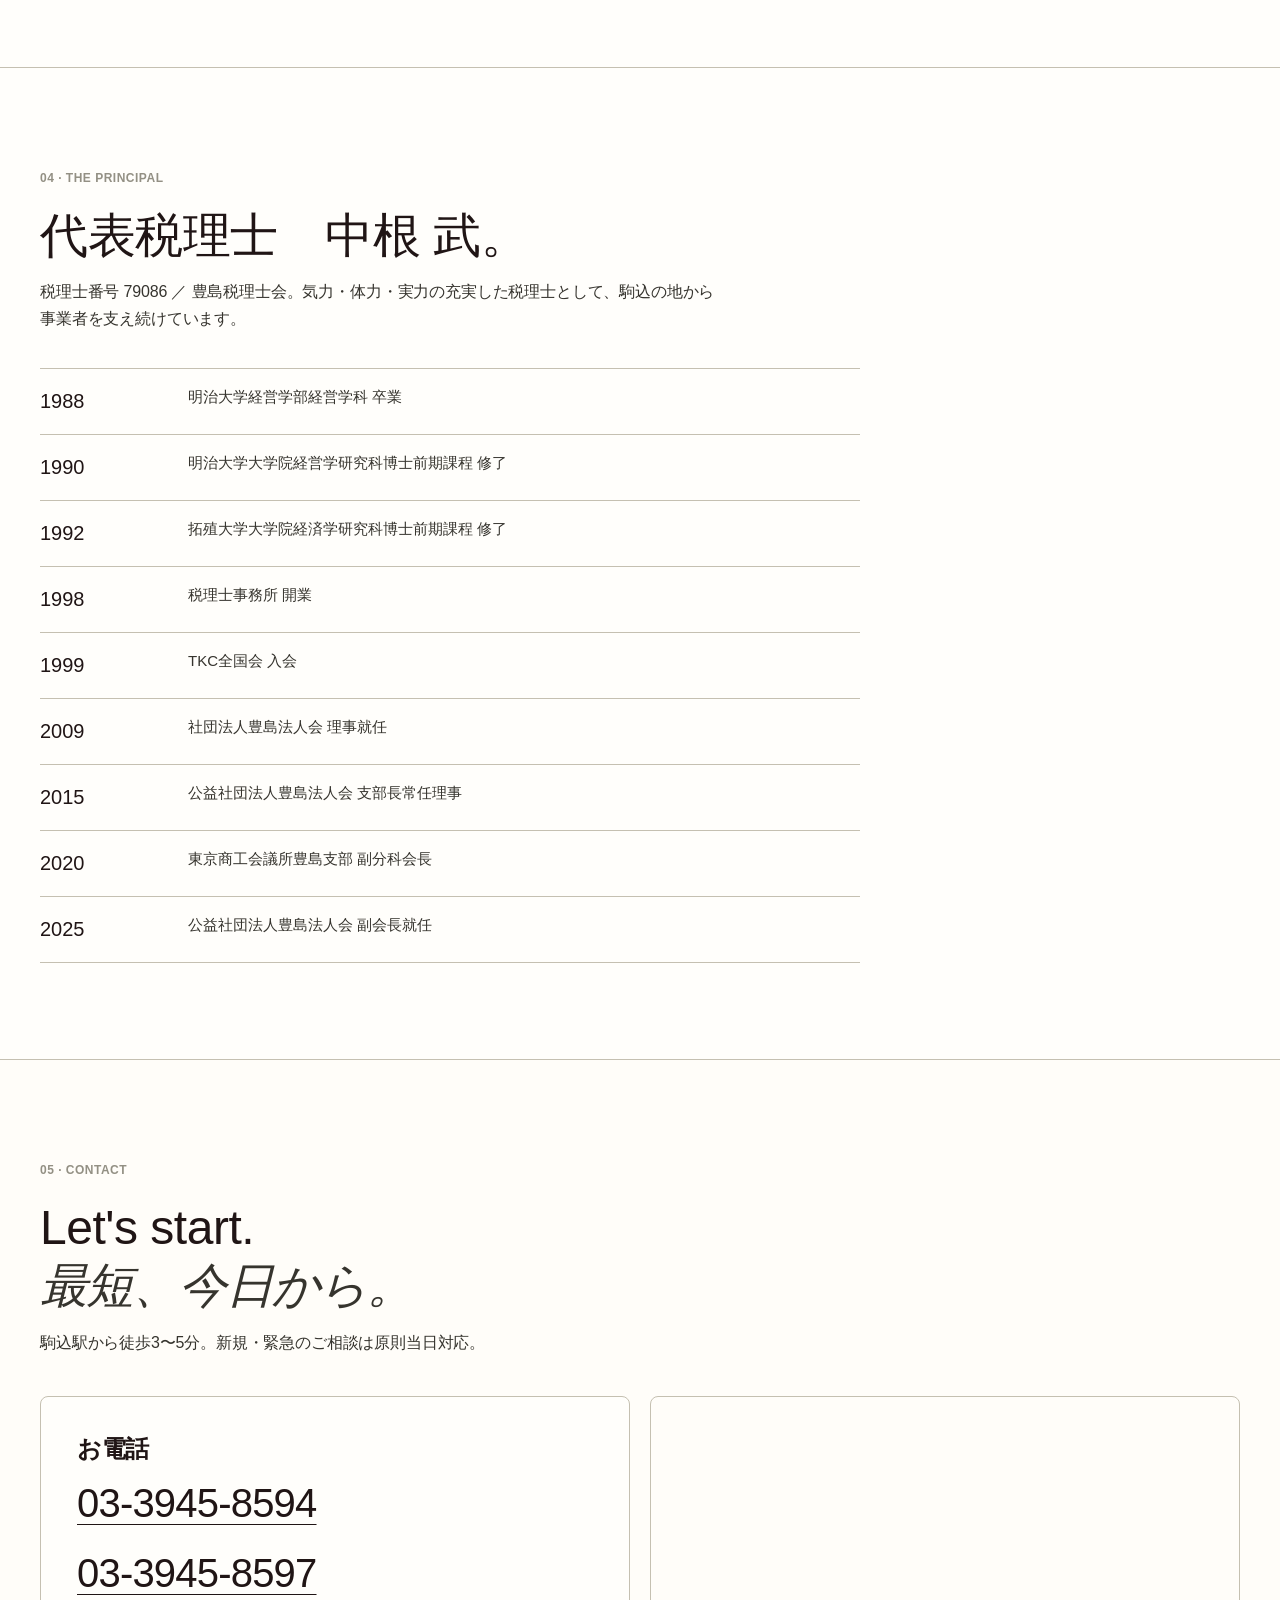
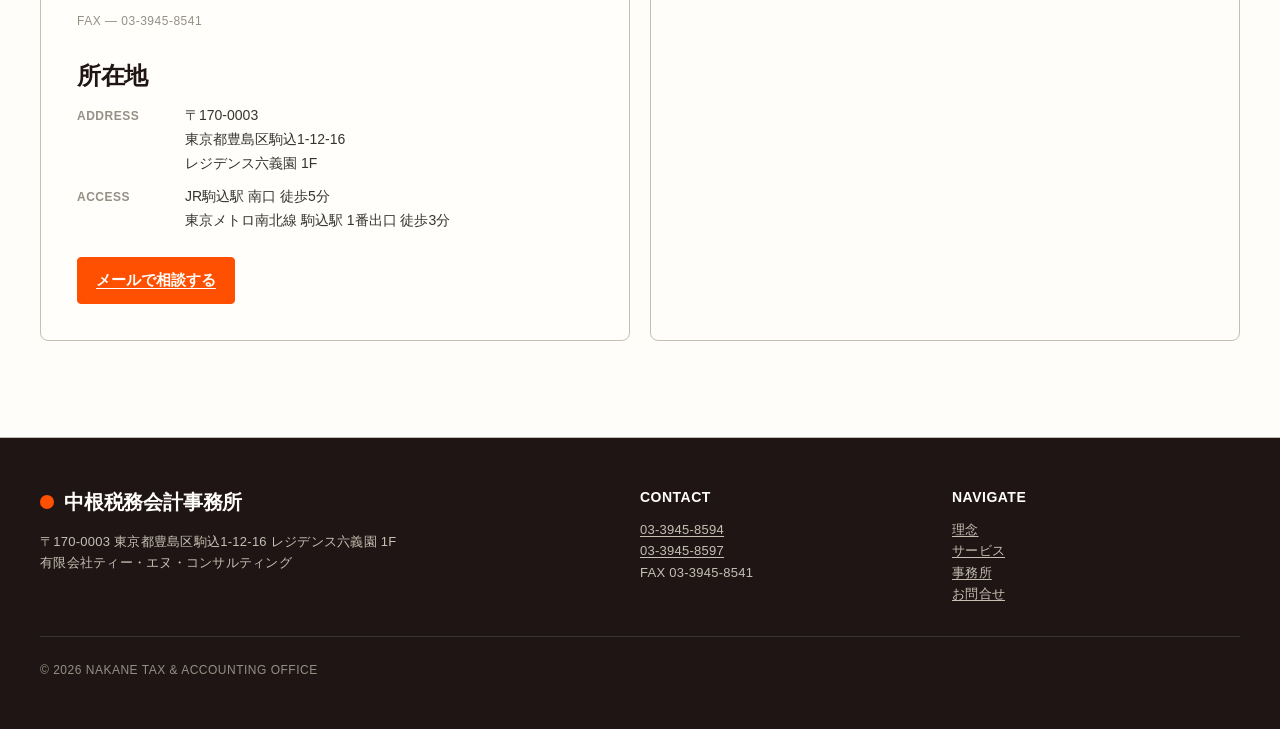
<file: zapier.html>
<!doctype html>
<html lang="ja">
<head>
<meta charset="utf-8">
<meta name="viewport" content="width=device-width,initial-scale=1">
<title>中根税務会計事務所 — Automate your accounting trust.</title>
<meta name="description" content="東京・駒込の中根税務会計事務所。税務・会計、創業、経営、相続・事業承継まで。">
<link rel="stylesheet" href="ja-contracts.css">
<link rel="stylesheet" href="mobile-fixes.css">
<style>
  :root{
    --cream:#fffefb;
    --cream-2:#fffdf9;
    --ink:#201515;
    --ink-2:#36342e;
    --muted:#939084;
    --sand:#c5c0b1;
    --sand-2:#eceae3;
    --mid:#b5b2aa;
    --orange:#ff4f00;
    --font-display:"Degular Display","Neue Haas Grotesk Display","Hiragino Sans","Yu Gothic","Noto Sans JP","Helvetica Neue",Helvetica,Arial,sans-serif;
    --font-ui:"Inter","Hiragino Sans","Yu Gothic","Noto Sans JP",Helvetica,Arial,sans-serif;
    --font-serif:"GT Alpina","Noto Serif JP","Yu Mincho",Georgia,serif;
  }
  *{box-sizing:border-box;margin:0;padding:0}
  html{scroll-behavior:smooth}
  body{font-family:var(--font-ui);background:var(--cream);color:var(--ink);font-size:16px;line-height:1.65;-webkit-font-smoothing:antialiased}
  a{color:var(--ink)}
  a:hover{text-decoration:none}
  img{display:block;max-width:100%}

  nav{position:sticky;top:0;z-index:50;background:var(--cream);border-bottom:1px solid var(--sand)}
  .nav-in{max-width:1200px;margin:0 auto;padding:16px 24px;display:flex;align-items:center;justify-content:space-between;gap:20px}
  .logo{display:flex;align-items:center;gap:10px;font-family:var(--font-display);font-weight:600;font-size:20px;letter-spacing:-.01em;color:var(--ink)}
  .logo .dot{width:14px;height:14px;background:var(--orange);border-radius:50%;display:inline-block}
  nav ul{list-style:none;display:flex;gap:24px;align-items:center}
  nav a.l{font-family:var(--font-ui);font-size:15px;font-weight:500;color:var(--ink);padding:10px 2px;position:relative}
  nav a.l:hover{box-shadow:rgb(197,192,177) 0px -4px 0px 0px inset}

  .btn{display:inline-flex;align-items:center;gap:8px;font-family:var(--font-ui);font-weight:600;font-size:15px;border:1px solid transparent;cursor:pointer;transition:background .2s,color .2s,border-color .2s}
  .btn.orange{background:var(--orange);color:var(--cream);padding:10px 18px;border-radius:4px;border-color:var(--orange)}
  .btn.orange:hover{background:#e14500;border-color:#e14500}
  .btn.dark{background:var(--ink);color:var(--cream);padding:18px 22px;border-radius:8px;border-color:var(--ink);letter-spacing:-.005em}
  .btn.dark:hover{background:var(--sand);color:var(--ink);border-color:var(--sand)}
  .btn.ghost{background:var(--sand-2);color:var(--ink-2);padding:18px 22px;border-radius:8px;border:1px solid var(--sand)}
  .btn.ghost:hover{background:var(--sand);color:var(--ink)}
  .btn.pill{background:var(--cream);color:var(--ink-2);padding:6px 14px;border-radius:20px;border:1px solid var(--sand);font-size:13px;font-weight:500}

  section{padding:96px 24px;border-bottom:1px solid var(--sand)}
  .wrap{max-width:1200px;margin:0 auto}

  .label{font-family:var(--font-ui);font-size:12px;font-weight:600;letter-spacing:.5px;text-transform:uppercase;color:var(--muted);margin-bottom:18px;display:inline-block}
  .label .latin{color:var(--orange)}

  h1,h2,h3{color:var(--ink);letter-spacing:-.01em}
  h1{font-family:var(--font-display);font-size:clamp(48px,7vw,80px);font-weight:500}
  h1 .display-latin{font-family:var(--font-display);line-height:.9}
  h1 .jp{display:block;font-family:"Hiragino Sans","Yu Gothic","Noto Sans JP",sans-serif;font-size:.72em;font-weight:500;color:var(--ink-2);margin-top:14px}
  h2{font-family:var(--font-ui);font-size:clamp(36px,5vw,48px);font-weight:500}
  h2 .serif{font-family:var(--font-serif);font-weight:250;font-style:italic;letter-spacing:-1.6px;color:var(--ink-2)}
  h3{font-family:var(--font-ui);font-size:24px;font-weight:600;letter-spacing:-.48px}
  p.lead{font-family:var(--font-ui);font-size:20px;color:var(--ink-2);max-width:640px;letter-spacing:-.2px}
  p.body{font-size:16px;color:var(--ink-2);letter-spacing:-.16px}

  /* HERO */
  .hero{padding:110px 24px 96px;background:linear-gradient(180deg,var(--cream) 0%,var(--cream-2) 100%)}
  .hero p.lead{margin-top:26px}
  .hero .cta{display:flex;gap:12px;margin-top:32px;flex-wrap:wrap}
  .hero .trust{display:flex;gap:18px;margin-top:40px;flex-wrap:wrap;align-items:center;color:var(--muted);font-size:13px;letter-spacing:.02em}
  .hero .trust .badge{border:1px solid var(--sand);background:var(--cream);border-radius:5px;padding:8px 14px;font-weight:500;color:var(--ink-2)}

  /* Workflow illustration */
  .flow{margin-top:56px;border:1px solid var(--sand);border-radius:8px;background:var(--cream);padding:36px;display:grid;grid-template-columns:1fr auto 1fr auto 1fr;gap:18px;align-items:center}
  .flow .card{border:1px solid var(--sand);border-radius:5px;padding:18px;background:var(--cream-2);text-align:center}
  .flow .card .icon{width:48px;height:48px;border-radius:10px;background:var(--ink);color:var(--orange);display:grid;place-items:center;font-weight:800;font-size:22px;margin:0 auto 10px;font-family:var(--font-display)}
  .flow .card b{display:block;font-size:14px;font-weight:600;margin-bottom:2px}
  .flow .card span{font-size:12px;color:var(--muted);letter-spacing:.02em}
  .flow .arr{width:28px;height:2px;background:var(--ink);position:relative}
  .flow .arr::after{content:"";position:absolute;right:-1px;top:-4px;border:5px solid transparent;border-left-color:var(--ink)}
  @media (max-width:820px){.flow{grid-template-columns:1fr;padding:24px}.flow .arr{width:2px;height:24px;margin:0 auto}.flow .arr::after{right:-4px;top:auto;bottom:-1px;border:5px solid transparent;border-top-color:var(--ink);border-left-color:transparent}}

  /* PRINCIPLES */
  .p-grid{display:grid;grid-template-columns:repeat(3,1fr);gap:20px;margin-top:44px}
  .p-card{background:var(--cream);border:1px solid var(--sand);border-radius:5px;padding:32px 28px}
  .p-card .nn{font-family:var(--font-display);font-size:13px;font-weight:600;color:var(--orange);letter-spacing:.5px;text-transform:uppercase;margin-bottom:14px}
  .p-card h3{margin-bottom:8px}
  .p-card p{color:var(--ink-2);font-size:15px}
  @media (max-width:820px){.p-grid{grid-template-columns:1fr}}

  /* GREETING */
  .greet-sec{background:var(--cream-2)}
  .greet{max-width:680px;margin-top:28px;font-size:17px;line-height:1.8;color:var(--ink-2)}
  .greet p{margin-bottom:1em}
  .sign{display:block;margin-top:22px;font-family:var(--font-serif);font-style:italic;font-size:18px;color:var(--ink);letter-spacing:-.02em}

  /* Stats */
  .stats{display:grid;grid-template-columns:repeat(4,1fr);gap:24px;margin-top:36px;border-top:1px solid var(--sand);border-bottom:1px solid var(--sand);padding:32px 0}
  .stat .n{font-family:var(--font-display);font-size:48px;font-weight:500;line-height:.9;color:var(--ink);letter-spacing:-.01em}
  .stat .l{font-size:13px;color:var(--muted);margin-top:8px;letter-spacing:.02em}
  @media (max-width:820px){.stats{grid-template-columns:repeat(2,1fr)}}

  /* Tabs */
  .tabs{display:flex;gap:4px;border-bottom:1px solid var(--sand);margin-top:44px;flex-wrap:wrap}
  .tab{background:transparent;border:0;padding:14px 18px;font-family:var(--font-ui);font-size:15px;font-weight:500;color:var(--ink);cursor:pointer;transition:box-shadow .15s}
  .tab:hover{box-shadow:rgb(197,192,177) 0px -4px 0px 0px inset}
  .tab.active{box-shadow:rgb(255,79,0) 0px -4px 0px 0px inset}
  .tab-panels{margin-top:28px}
  .tab-panel{display:none}
  .tab-panel.active{display:block}
  .panel-grid{display:grid;grid-template-columns:1.1fr .9fr;gap:32px;align-items:start}
  .panel-grid h3{margin-bottom:12px;font-size:32px;letter-spacing:-1px;font-weight:500}
  .panel-grid ul{list-style:none;font-size:14px;color:var(--ink-2);line-height:2}
  .panel-grid ul li{padding-left:20px;position:relative}
  .panel-grid ul li::before{content:"›";position:absolute;left:4px;color:var(--orange);font-weight:700}
  .panel-card{background:var(--cream);border:1px solid var(--sand);border-radius:8px;padding:28px}
  .panel-card .code{font-family:ui-monospace,monospace;font-size:11px;letter-spacing:.5px;text-transform:uppercase;color:var(--muted)}
  @media (max-width:820px){.panel-grid{grid-template-columns:1fr}}

  /* Timeline */
  .tl{margin-top:36px;max-width:820px}
  .tl .row{display:grid;grid-template-columns:120px 1fr;gap:28px;padding:16px 0;border-top:1px solid var(--sand)}
  .tl .row:last-child{border-bottom:1px solid var(--sand)}
  .tl .y{font-family:var(--font-display);font-weight:500;font-size:20px;color:var(--ink)}
  .tl .t{color:var(--ink-2);font-size:15px}

  /* Contact */
  .c-grid{display:grid;grid-template-columns:1fr 1fr;gap:20px;margin-top:40px}
  .c-card{background:var(--cream);border:1px solid var(--sand);border-radius:8px;padding:36px}
  .tel{display:block;font-family:var(--font-display);font-weight:500;font-size:40px;letter-spacing:-.02em;color:var(--ink);margin:4px 0}
  .tel:hover{color:var(--orange)}
  .kv{display:grid;grid-template-columns:90px 1fr;gap:10px 18px;margin-top:12px;font-size:14px;color:var(--ink-2);line-height:1.7}
  .kv dt{color:var(--muted);text-transform:uppercase;letter-spacing:.5px;font-size:12px;font-weight:600;padding-top:2px}
  .map{width:100%;height:100%;min-height:380px;border:0;border-radius:8px;border:1px solid var(--sand)}
  @media (max-width:820px){.c-grid{grid-template-columns:1fr}.map{min-height:260px}}

  footer{background:var(--ink);color:var(--sand);padding:48px 24px;font-size:13px;letter-spacing:.02em}
  footer .f-in{max-width:1200px;margin:0 auto;display:grid;grid-template-columns:2fr 1fr 1fr;gap:24px}
  footer .logo{color:var(--cream)}
  footer .logo .dot{background:var(--orange)}
  footer strong{color:var(--cream);display:block;margin-bottom:10px;font-family:var(--font-ui);font-size:14px;text-transform:uppercase;letter-spacing:.5px;font-weight:600}
  footer a{color:var(--sand)}
  footer a:hover{color:var(--cream)}
  @media (max-width:820px){footer .f-in{grid-template-columns:1fr}}

  .reveal{opacity:0;transform:translateY(20px);transition:.7s}
  .reveal.in{opacity:1;transform:none}
</style>
</head>
<body>

<nav>
  <div class="nav-in">
    <div class="logo"><span class="dot" aria-hidden="true"></span><span>中根税務会計事務所</span></div>
    <ul>
      <li><a class="l" href="#principles">理念</a></li>
      <li><a class="l" href="#services">サービス</a></li>
      <li><a class="l" href="#office">事務所</a></li>
      <li><a class="btn orange" href="#contact">無料相談を申し込む</a></li>
    </ul>
  </div>
</nav>

<!-- HERO -->
<section class="hero">
  <div class="wrap">
    <span class="label"><span class="latin">Since 1998</span> · 駒込の税理士事務所</span>
    <h1>
      <span class="display-latin">Trust, automated.</span>
      <span class="jp">数字を、信頼に変える。</span>
    </h1>
    <p class="lead">「適正な規模」「十分な余裕」「幅広い連携力」。日々の会計から創業・経営・相続まで、<span class="latin">one</span> partner で。</p>
    <div class="cta">
      <a class="btn dark" href="#contact">ご相談を始める →</a>
      <a class="btn ghost" href="#services">サービスを見る</a>
    </div>
    <div class="trust">
      <span class="badge">TKC全国会</span>
      <span class="badge">豊島税理士会</span>
      <span class="badge">電子申告対応</span>
      <span>税理士番号 <b style="color:var(--ink)">79086</b></span>
    </div>

    <div class="flow reveal" aria-hidden="true">
      <div class="card"><div class="icon">¥</div><b>会計データ</b><span>Input</span></div>
      <div class="arr"></div>
      <div class="card"><div class="icon">中</div><b>中根事務所</b><span>Review &amp; Advise</span></div>
      <div class="arr"></div>
      <div class="card"><div class="icon">✓</div><b>申告・経営判断</b><span>Output</span></div>
    </div>
  </div>
</section>

<!-- PRINCIPLES -->
<section id="principles">
  <div class="wrap">
    <span class="label">01 · Our Commitments</span>
    <h2>三つの約束、<span class="serif">one voice.</span></h2>
    <div class="p-grid">
      <div class="p-card reveal"><div class="nn">01 / Size</div><h3>適正な規模</h3><p>小さすぎず、大きすぎず。お客様一社一社に丁寧に目が届く組織を保ちます。</p></div>
      <div class="p-card reveal"><div class="nn">02 / Capacity</div><h3>十分な余裕</h3><p>経験豊富な職員が日常業務を担当し、所長がフォロー。新規・緊急は原則当日対応。</p></div>
      <div class="p-card reveal"><div class="nn">03 / Network</div><h3>幅広い連携力</h3><p>士業・大学教授・金融機関との密接な連携で、税務を超えた相談も可能です。</p></div>
    </div>
  </div>
</section>

<!-- GREETING -->
<section class="greet-sec" id="greeting">
  <div class="wrap">
    <span class="label">02 · Greeting</span>
    <h2>代表あいさつ。<br><span class="serif">"気力・体力・実力の、充実した税理士です。"</span></h2>
    <div class="greet reveal">
      <p>当事務所は経験豊富な職員が日常業務を担当し、所長は余裕を持って全体をフォローする体制を整えております。</p>
      <p>新規のご紹介や緊急案件につきましても、原則として当日、遅くとも翌日には対応させていただいております。</p>
      <p>また、各士業や専門ブレーン（大学教授、銀行・生命保険・証券・建築・不動産）との関係性が密接であり、税務に限らず幅広いご相談に対応できる体制を備えております。</p>
      <p>「適正な規模」「十分な余裕」「幅広い連携力」を兼ね備え、お客様にとって最も安心できる税理士事務所を目指しております。</p>
      <span class="sign">— 代表税理士 中根 武</span>
    </div>
    <div class="stats">
      <div class="stat"><div class="n">27<span style="font-size:.5em">+</span></div><div class="l">years of practice</div></div>
      <div class="stat"><div class="n">1st</div><div class="l">day response</div></div>
      <div class="stat"><div class="n">5</div><div class="l">service lines</div></div>
      <div class="stat"><div class="n">79086</div><div class="l">CPTA license</div></div>
    </div>
  </div>
</section>

<!-- SERVICES -->
<section id="services">
  <div class="wrap">
    <span class="label">03 · Services</span>
    <h2>Tax to succession.<br><span class="serif">一つの窓口で、全てを。</span></h2>

    <div class="tabs" role="tablist">
      <button class="tab active" data-t="tax">税務・会計</button>
      <button class="tab" data-t="dx">自計化・DX</button>
      <button class="tab" data-t="start">創業支援</button>
      <button class="tab" data-t="mng">経営支援</button>
      <button class="tab" data-t="suc">相続・事業承継</button>
    </div>

    <div class="tab-panels">
      <div class="tab-panel active" id="tax">
        <div class="panel-grid">
          <div>
            <h3>毎月の巡回監査で、<br>正確と適時を。</h3>
            <p class="body">毎月お客様のもとを訪問し、会計帳簿の正確性・適時性を確認。必要に応じて経理担当者へ会計処理をご指導します。</p>
          </div>
          <div class="panel-card">
            <div class="code">Includes</div>
            <ul style="margin-top:10px">
              <li>書面添付</li><li>決算書作成</li><li>各種申告（法人税・消費税・相続・贈与 等）</li><li>税務調査対応</li><li>税務署への届出</li><li>源泉徴収業務</li><li>節税対策</li><li>給与計算代行</li>
            </ul>
          </div>
        </div>
      </div>
      <div class="tab-panel" id="dx">
        <div class="panel-grid">
          <div><h3>手入力を減らし、<br>効率と正確性を。</h3><p class="body">クラウドと自動化で、経理の負担を軽減します。</p></div>
          <div class="panel-card"><div class="code">Includes</div><ul style="margin-top:10px"><li>仕訳処理の自動化</li><li>データの即時確認</li><li>ワンストップ業務対応</li><li>リモートワーク対応</li></ul></div>
        </div>
      </div>
      <div class="tab-panel" id="start">
        <div class="panel-grid">
          <div><h3>創業期を、<br>丸ごとバックアップ。</h3><p class="body">計画から資金調達、登記・許認可まで。</p></div>
          <div class="panel-card"><div class="code">Includes</div><ul style="margin-top:10px"><li>市場分析・事業計画・収益予測</li><li>融資・補助金・助成金アドバイス</li><li>会計システム構築</li><li>帳簿設定・経理プロセス</li><li>事業形態の選定</li><li>登記・許認可サポート</li></ul></div>
        </div>
      </div>
      <div class="tab-panel" id="mng">
        <div class="panel-grid">
          <div><h3>経営全般を、<br>伴走でサポート。</h3><p class="body">異業種のネットワークで、経営の次の一手を。</p></div>
          <div class="panel-card"><div class="code">Includes</div><ul style="margin-top:10px"><li>経営計画策定支援</li><li>財務分析・診断</li><li>資金繰り支援</li><li>節税対策・税務戦略</li><li>経営改善アドバイス</li><li>リスク管理支援</li></ul></div>
        </div>
      </div>
      <div class="tab-panel" id="suc">
        <div class="panel-grid">
          <div><h3>承継時のリスクを、<br>先回りで洗い出す。</h3><p class="body">円滑な事業承継と相続を実現します。</p></div>
          <div class="panel-card"><div class="code">Includes</div><ul style="margin-top:10px"><li>相続税シミュレーション・対策</li><li>株価計算</li><li>公正証書遺言作成</li><li>遺産分割協議書作成</li><li>相続税申告</li><li>事業承継計画策定・実行</li><li>承継後の経営サポート</li></ul></div>
        </div>
      </div>
    </div>
  </div>
</section>

<!-- OFFICE / TIMELINE -->
<section id="office">
  <div class="wrap">
    <span class="label">04 · The Principal</span>
    <h2>代表税理士　中根 武。</h2>
    <p class="body" style="margin-top:14px;max-width:680px">税理士番号 79086 ／ 豊島税理士会。気力・体力・実力の充実した税理士として、駒込の地から事業者を支え続けています。</p>
    <div class="tl reveal">
      <div class="row"><div class="y">1988</div><div class="t">明治大学経営学部経営学科 卒業</div></div>
      <div class="row"><div class="y">1990</div><div class="t">明治大学大学院経営学研究科博士前期課程 修了</div></div>
      <div class="row"><div class="y">1992</div><div class="t">拓殖大学大学院経済学研究科博士前期課程 修了</div></div>
      <div class="row"><div class="y">1998</div><div class="t">税理士事務所 開業</div></div>
      <div class="row"><div class="y">1999</div><div class="t">TKC全国会 入会</div></div>
      <div class="row"><div class="y">2009</div><div class="t">社団法人豊島法人会 理事就任</div></div>
      <div class="row"><div class="y">2015</div><div class="t">公益社団法人豊島法人会 支部長常任理事</div></div>
      <div class="row"><div class="y">2020</div><div class="t">東京商工会議所豊島支部 副分科会長</div></div>
      <div class="row"><div class="y">2025</div><div class="t">公益社団法人豊島法人会 副会長就任</div></div>
    </div>
  </div>
</section>

<!-- CONTACT -->
<section id="contact" class="greet-sec">
  <div class="wrap">
    <span class="label">05 · Contact</span>
    <h2>Let's start.<br><span class="serif">最短、今日から。</span></h2>
    <p class="body" style="margin-top:14px">駒込駅から徒歩3〜5分。新規・緊急のご相談は原則当日対応。</p>
    <div class="c-grid">
      <div class="c-card reveal">
        <h3>お電話</h3>
        <a class="tel" href="tel:+81339458594">03-3945-8594</a>
        <a class="tel" href="tel:+81339458597">03-3945-8597</a>
        <div style="font-size:12px;color:var(--muted);margin-top:6px;letter-spacing:.5px;text-transform:uppercase">Fax — 03-3945-8541</div>
        <h3 style="margin-top:28px">所在地</h3>
        <dl class="kv">
          <dt>Address</dt><dd>〒170-0003<br>東京都豊島区駒込1-12-16<br>レジデンス六義園 1F</dd>
          <dt>Access</dt><dd>JR駒込駅 南口 徒歩5分<br>東京メトロ南北線 駒込駅 1番出口 徒歩3分</dd>
        </dl>
        <div style="margin-top:24px"><a class="btn orange" href="mailto:info@nakanekaikei.co.jp">メールで相談する</a></div>
      </div>
      <iframe class="map reveal" loading="lazy" src="https://maps.google.com/maps?q=%E6%9D%B1%E4%BA%AC%E9%83%BD%E8%B1%8A%E5%B3%B6%E5%8C%BA%E9%A7%92%E8%BE%BC1-12-16&hl=ja&z=16&output=embed"></iframe>
    </div>
  </div>
</section>

<footer>
  <div class="f-in">
    <div>
      <div class="logo" style="margin-bottom:12px"><span class="dot"></span><span style="color:var(--cream)">中根税務会計事務所</span></div>
      <div>〒170-0003 東京都豊島区駒込1-12-16 レジデンス六義園 1F<br>有限会社ティー・エヌ・コンサルティング</div>
    </div>
    <div>
      <strong>Contact</strong>
      <a href="tel:+81339458594">03-3945-8594</a><br>
      <a href="tel:+81339458597">03-3945-8597</a><br>
      FAX 03-3945-8541
    </div>
    <div>
      <strong>Navigate</strong>
      <a href="#principles">理念</a><br>
      <a href="#services">サービス</a><br>
      <a href="#office">事務所</a><br>
      <a href="#contact">お問合せ</a>
    </div>
  </div>
  <div style="max-width:1200px;margin:32px auto 0;padding-top:24px;border-top:1px solid var(--ink-2);font-size:12px;letter-spacing:.5px;text-transform:uppercase;color:var(--muted)">© <span id="y"></span> Nakane Tax &amp; Accounting Office</div>
</footer>

<script>
  document.getElementById('y').textContent=new Date().getFullYear();
  const io=new IntersectionObserver(es=>es.forEach(e=>{if(e.isIntersecting){e.target.classList.add('in');io.unobserve(e.target)}}),{threshold:.12});
  document.querySelectorAll('.reveal').forEach(el=>io.observe(el));
  document.querySelectorAll('.tab').forEach(btn=>{
    btn.addEventListener('click',()=>{
      document.querySelectorAll('.tab').forEach(t=>t.classList.remove('active'));
      document.querySelectorAll('.tab-panel').forEach(p=>p.classList.remove('active'));
      btn.classList.add('active');
      document.getElementById(btn.dataset.t).classList.add('active');
    });
  });
</script>
</body>
</html>
</file>
<file: ja-contracts.css>
/* jp-ui-contracts: base + mixed-script + headings
   From: .claude/resources/jp-ui-contracts/recipes/
   日本語本文・見出し・和欧混植の崩れを抑えるための共通契約。 */

html:lang(ja) {
  line-break: strict;
  word-break: normal;
  overflow-wrap: anywhere;
  font-kerning: auto;
  font-feature-settings: "palt" 1;
  text-autospace: normal;
}

:lang(ja) body {
  text-rendering: optimizeLegibility;
}

:lang(ja) p,
:lang(ja) li,
:lang(ja) dd {
  line-break: strict;
  word-break: normal;
  overflow-wrap: anywhere;
}

:lang(ja) :where(article, .prose, .content, .greet, .greeting) p {
  max-width: 42em;
}

:lang(ja) h1,
:lang(ja) h2,
:lang(ja) h3,
:lang(ja) h4 {
  line-break: strict;
  word-break: auto-phrase;
  overflow-wrap: anywhere;
  font-kerning: auto;
}

/* 和文の最低可読ラインハイト。ブランド表現で極端に詰めすぎた値を補正する。
   ただし .display-latin など英字主体の箇所ではオーバーライド可能。*/
:lang(ja) h1 { line-height: 1.18; }
:lang(ja) h2 { line-height: 1.22; }
:lang(ja) h3 { line-height: 1.35; }
:lang(ja) h4 { line-height: 1.45; }

:lang(ja) em,
:lang(ja) strong,
:lang(ja) a,
:lang(ja) .latin,
:lang(ja) .product-name {
  word-break: normal;
  overflow-wrap: anywhere;
}

/* 本文の letter-spacing は詰めすぎない(和文が窮屈になる)。
   必要に応じて .latin クラスで欧文のみ tracking を変える。*/
:lang(ja) p,
:lang(ja) li {
  letter-spacing: 0;
}

/* リンクのアンダーライン位置を下げ、和文で潰れないように。*/
:lang(ja) a {
  text-underline-offset: 0.18em;
  text-decoration-thickness: 1px;
}
</file>
<file: mobile-fixes.css>
/* =========================================================
   mobile-fixes.css
   スマホ表示の横断的な補正。各HTMLに <link> を追加するだけで
   10バージョンすべてのモバイル崩れを抑える。
   ========================================================= */

html,body{overflow-x:hidden}
img,iframe,video,svg{max-width:100%;height:auto}
iframe{width:100%}
table{max-width:100%}

/* ---- スマホ全般 (≤820px) ---- */
@media (max-width:820px){
  /* ナビ内のリンク列を折り返し可にして、はみ出しを防ぐ */
  nav ul,
  nav .inner,
  nav.topbar ul,
  nav.gn .in,
  nav.topbar,
  .topbar .inner,
  .topbar .nav-in,
  .nav-in{flex-wrap:wrap}

  /* 2〜4カラムのグリッドを 1列に寄せる (よく使うパターン) */
  .grid3,.pillars,.trio,.pillars-grid,
  .hero .wrap,
  .about .row,.about-row,
  .row:not(.p-grid):not(.db-row):not(.db-head),
  .c-grid,.contact-grid,.cars,.tiles,
  .pillar-grid,.tiles,.feats,.svc,.specs,
  .r-grid,.rooms,.reviews,.trio,
  .host,.panel-grid,
  .mag,.svc-tiles{grid-template-columns:1fr !important}

  /* Bootstrap/Kendo系の絶対幅テーブルを防ぐ */
  .tbl,.info-kv,.info{display:block;overflow-x:auto}

  /* セクション余白を控えめに */
  section{padding:64px 20px !important}
  .hero{padding:72px 20px 56px !important;min-height:auto !important}

  /* 見出しを読みやすいサイズに(clampの最小が大きすぎる箇所を補正) */
  h1{font-size:clamp(30px,8.5vw,44px) !important;line-height:1.18 !important}
  h2{font-size:clamp(26px,7vw,36px) !important;line-height:1.22 !important}
  h3{font-size:clamp(18px,5vw,22px) !important;line-height:1.35 !important}

  /* 本文の行間は和文向けに広め */
  p,li{line-height:1.85}

  /* 大きいTEL表示が画面幅を超えないように */
  .tel,.tel-big,.c-tel,.kpi .n{font-size:28px !important;letter-spacing:-.01em !important}

  /* 地図最低高さを縮める */
  .map,.info .map,.c-card iframe,iframe.map,.info-card.map{min-height:240px !important}
  .info-card.map iframe{min-height:240px !important}

  /* gap調整 */
  .wrap,section .inner,section .wrap{padding-left:0;padding-right:0}

  /* ギャラリーの非対称グリッドを2列化 */
  .gal,.gal-grid{grid-template-columns:repeat(2,1fr) !important;grid-auto-rows:130px !important}
  .gal a:nth-child(n),.gal-grid a:nth-child(n){grid-column:span 1 !important;grid-row:span 1 !important}
  .gal a:nth-child(1),.gal-grid a:nth-child(1){grid-column:span 2 !important}

  /* Pinterest masonry: 2列まで */
  .board{column-count:2 !important}

  /* ヒーローのpre系padding圧縮 */
  .hero,.hero .in,.hero .wrap,.hero .inner{padding-left:20px;padding-right:20px}

  /* Timeline 左ラベル幅を狭く */
  .tl .row,.timeline .row{grid-template-columns:80px 1fr !important;gap:14px !important}
  .tl .y{padding:10px 12px !important;font-size:12px !important}
  .tl .t{padding:10px 14px !important;font-size:13px !important}

  /* 情報テーブル: 見出しセルを上に積む */
  .info-tbl,.info-tbl tbody,.info-tbl tr{display:block;width:100%}
  .info-tbl tr{margin-bottom:10px;border-bottom:1px solid rgba(0,0,0,.08);padding-bottom:8px}
  .info-tbl th,.info-tbl td{display:block !important;width:100% !important;padding:8px 12px !important;border:0 !important}
  .info-tbl th{background:transparent !important;color:inherit !important;font-size:11px !important;letter-spacing:.12em !important;padding-bottom:2px !important;opacity:.6}

  /* FX2/TKC系のサイドバーは畳む(ダッシュボード不要) */
  aside.side{display:none !important}
  .app,.layout{grid-template-columns:1fr !important}

  /* ニュースTicker系をpadding低減 */
  .news .in,.sb,.util .in{padding:8px 12px !important;font-size:11px !important}

  /* Footer 1列化 */
  footer .f-in,.f-in{grid-template-columns:1fr !important;gap:24px !important}

  /* Meta gradient heroの余白 */
  .hero .wrap{gap:32px !important}

  /* ナビのリンクが多すぎる時、小ボタンを非表示 */
  nav.topbar a.l,nav.gn a,nav .l{font-size:12px !important}
  .nav-in ul{gap:8px !important}

  /* SVGやCDN画像の縦横比が潰れないように */
  .listing .photo,.pillar,.tile,.dish,.t-card,.pillar,.ph,.art{aspect-ratio:auto !important}

  /* はみ出しをさらに封じる */
  *{max-width:100%}
  pre,code{white-space:pre-wrap;word-break:break-word}
}

/* ---- ごく小さい端末 (≤480px) ---- */
@media (max-width:480px){
  section{padding:48px 16px !important}
  .hero{padding:56px 16px 40px !important}
  h1{font-size:30px !important;line-height:1.2 !important}
  h2{font-size:24px !important}
  h3{font-size:18px !important}
  p,li{font-size:14px}

  .gal,.gal-grid{grid-template-columns:1fr !important;grid-auto-rows:auto !important}
  .gal a,.gal-grid a{aspect-ratio:4/3}
  .gal a:nth-child(1),.gal-grid a:nth-child(1){grid-column:span 1 !important}

  .board{column-count:1 !important}

  /* CTA類は縦積み&全幅 */
  .ctas,.cta,.hero .cta{flex-direction:column}
  .ctas .pill,.ctas .btn,.cta .btn,.cta .pill{width:100%;justify-content:center;text-align:center}

  /* ナビの長いリストは2行まで許容、長すぎる項目は小さく */
  nav ul,nav.topbar ul,.nav-in ul{font-size:11px}

  .tel,.tel-big,.c-tel{font-size:24px !important}
}

/* ---- Safari 100vhバグ対策 ---- */
@supports (height:100dvh){
  .hero{min-height:auto}
}
</file>
